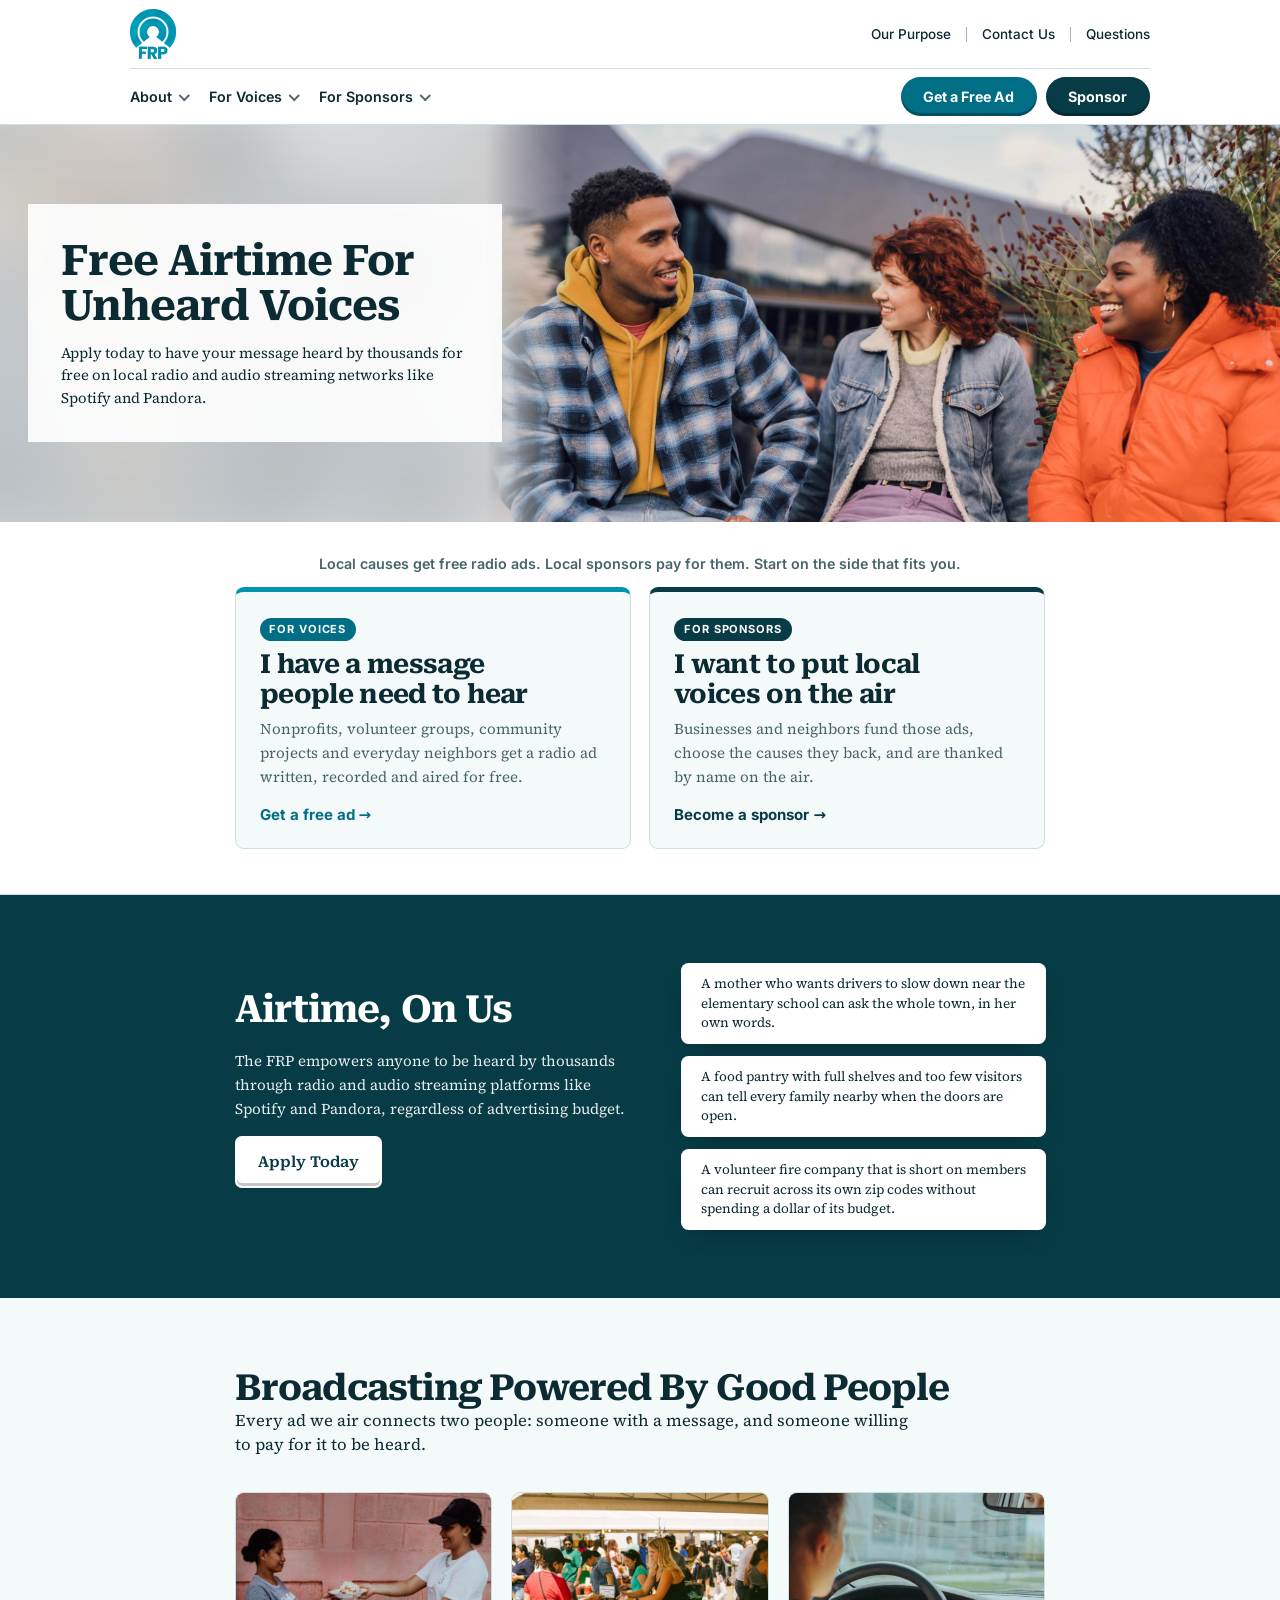
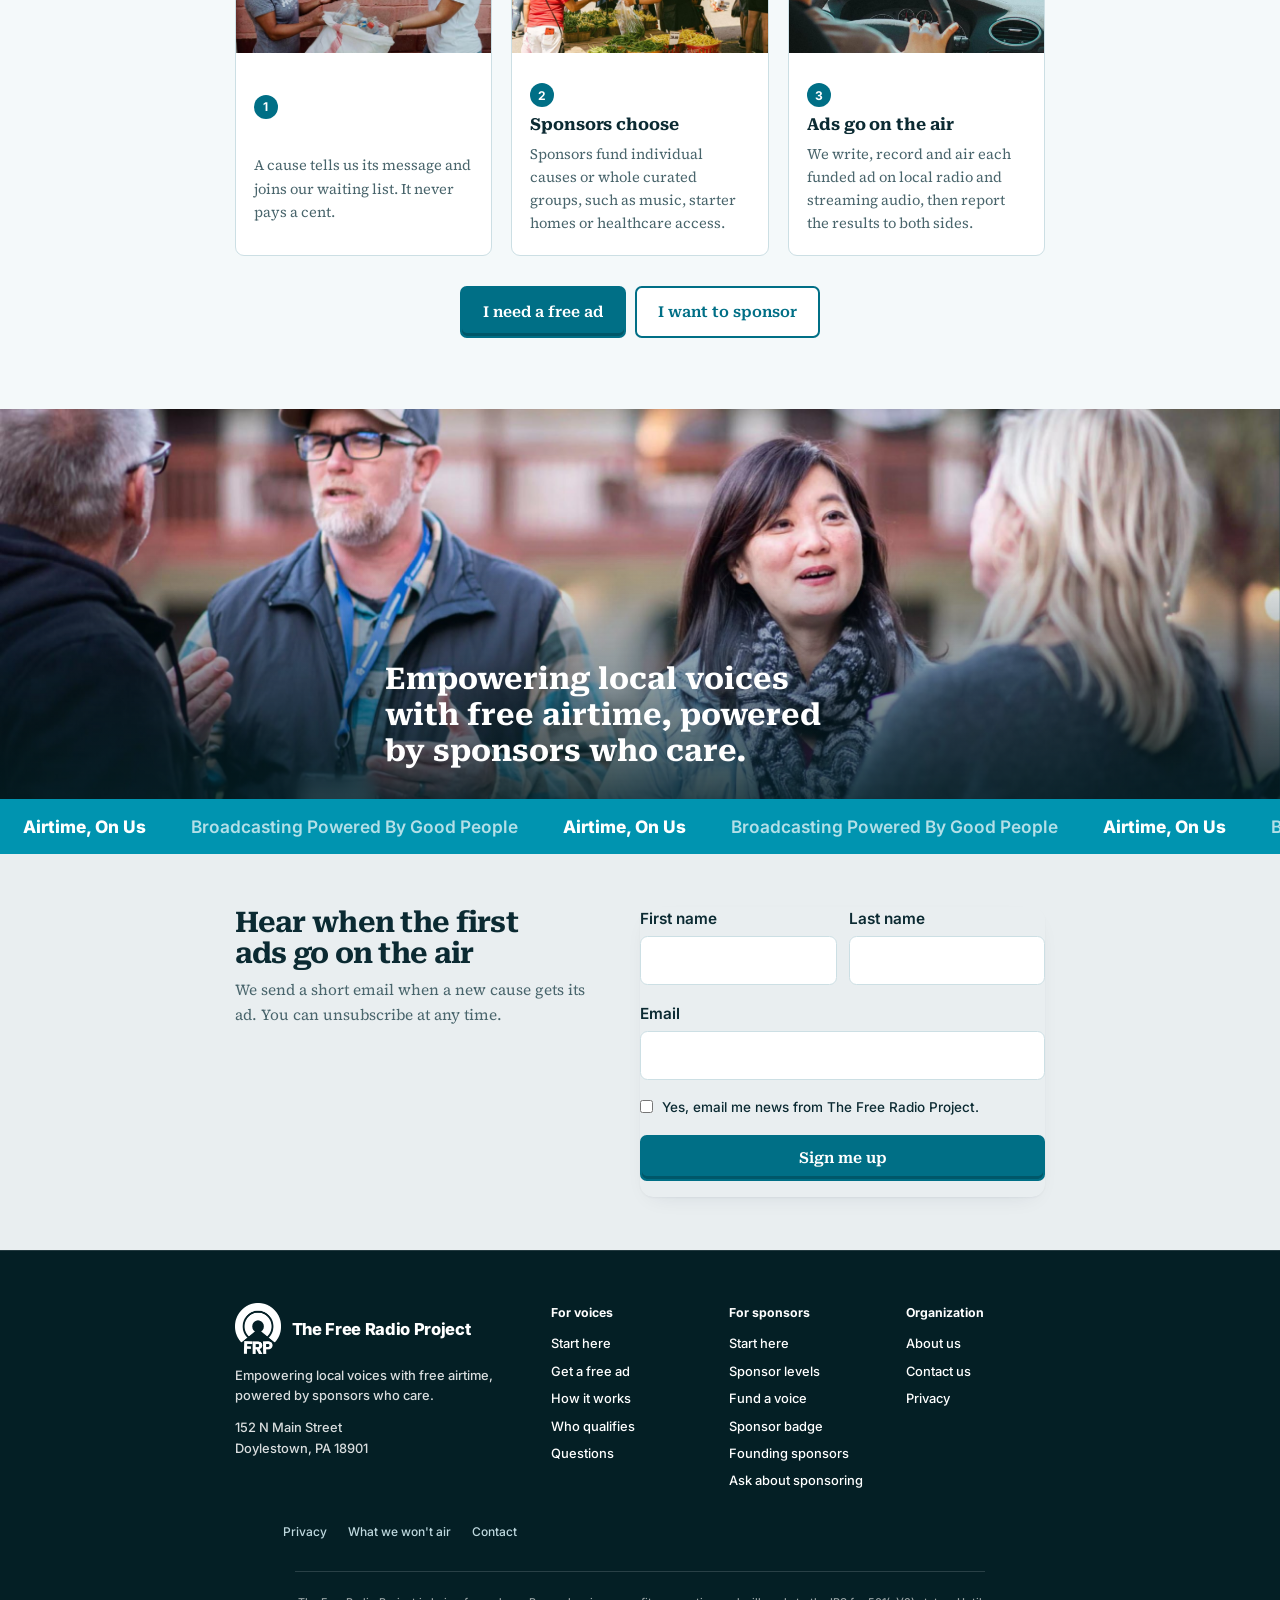
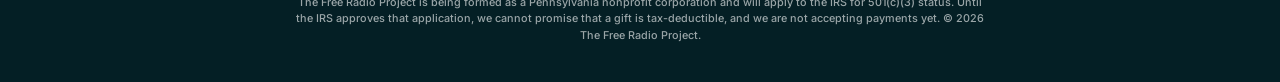
<file: index.html>
<!doctype html>
<html lang="en"><head><script>if(location.hostname.slice(-20)==="freeradioproject.com"){location.replace("https://freeradioproject.org"+location.pathname+location.search+location.hash)}</script><meta charset="utf-8"><meta name="viewport" content="width=device-width,initial-scale=1">
<title>The Free Radio Project | Airtime, On Us</title><meta name="description" content="We write your radio ad, record it and air it for free. Local sponsors pay for the airtime.">
<meta property="og:title" content="The Free Radio Project | Airtime, On Us"><meta property="og:description" content="We write your radio ad, record it and air it for free. Local sponsors pay for the airtime."><meta property="og:type" content="website"><meta property="og:url" content="https://freeradioproject.org/">
<link rel="icon" href="favicon.png" type="image/png"><meta name="theme-color" content="#0094B0"><link rel="canonical" href="https://freeradioproject.org/">
<link rel="stylesheet" href="styles.css"><link rel="stylesheet" href="hubs.css"></head><body>
<a class="skip" href="#main">Skip to content</a>
<div class="bar"><header class="wrap top"><div class="top-row"><a class="brand" href="index.html"><img src="logo.png" alt="The Free Radio Project" width="50" height="56"></a><div class="util"><a href="about.html">Our Purpose</a><a href="contact.html">Contact Us</a><a href="questions.html">Questions</a></div></div><div class="nav-row"><nav class="nav" aria-label="Main"><div class="menu"><button type="button" aria-expanded="false">About</button><div class="sub"><a href="about.html">Our purpose</a><a href="how-it-works.html">How it works</a><a href="about.html#founder">Founder</a><a href="questions.html">Questions</a><a href="contact.html">Contact</a></div></div><div class="menu"><button type="button" aria-expanded="false">For Voices</button><div class="sub"><a href="for-voices.html">Start here</a><a href="who-qualifies.html">Who qualifies</a><a href="apply.html">Apply for a free ad</a><a href="who-qualifies.html#wont-air">What we won't air</a><a href="questions.html#causes">Questions</a></div></div><div class="menu"><button type="button" aria-expanded="false">For Sponsors</button><div class="sub"><a href="for-sponsors.html">Start here</a><a href="voices.html">Fund a voice</a><a href="voices.html#portfolios">Curated portfolios</a><a href="sponsors.html">Sponsor levels</a><a href="founding-sponsors.html">Founding sponsors</a><a href="sponsor-badge.html">Sponsor badge</a></div></div></nav><div class="top-cta"><a class="btn small" href="for-voices.html">Get a Free Ad</a><a class="btn small alt" href="for-sponsors.html">Sponsor</a></div></div></header></div>
<main id="main">
<div class="hero-full"><img class="hero-blur" src="img/hero.jpg" alt="" aria-hidden="true" width="800" height="500"><picture><source media="(max-width:900px)" srcset="img/hero.jpg"><img class="hero-bg" src="img/hero-wide.jpg" alt="Three friends laughing together outdoors" width="2307" height="1538"></picture><div class="hero-in"><div class="hero-card">
<h1>Free Airtime For<br>Unheard&nbsp;Voices</h1>
<p class="lede">Apply today to have your message heard by thousands for free on local radio and audio streaming networks like Spotify and Pandora.</p>
</div></div></div>
<section class="fork" aria-label="Choose your side"><div class="wrap">
<p class="fork-kicker">Local causes get free radio ads. Local sponsors pay for them. Start on the side that fits you.</p>
<div class="fork-cards">
<a class="door" href="for-voices.html"><span class="door-tag">For Voices</span><h2>I have a message people need to hear</h2><p>Nonprofits, volunteer groups, community projects and everyday neighbors get a radio ad written, recorded and aired for free.</p><span class="door-go">Get a free ad</span></a>
<a class="door alt" href="for-sponsors.html"><span class="door-tag">For Sponsors</span><h2>I want to put local voices on the air</h2><p>Businesses and neighbors fund those ads, choose the causes they back, and are thanked by name on the air.</p><span class="door-go">Become a sponsor</span></a>
</div>
</div></section>

<section class="stories" data-stories hidden><div class="wrap"><h2>On the air now</h2><div class="story-cards"></div></div></section>

<section class="band"><div class="wrap">
<div><h2>Airtime, On&nbsp;Us</h2><p class="measure">The FRP empowers anyone to be heard by thousands through radio and audio streaming platforms like Spotify and Pandora, regardless of advertising budget.</p><p><a class="btn" href="for-voices.html">Apply Today</a></p></div>
<ul class="plain"><li>A mother who wants drivers to slow down near the elementary school can ask the whole town, in her own words.</li><li>A food pantry with full shelves and too few visitors can tell every family nearby when the doors are open.</li><li>A volunteer fire company that is short on members can recruit across its own zip codes without spending a dollar of its budget.</li></ul>
</div></section>

<section id="how"><div class="wrap">
<h2>Broadcasting Powered By Good People</h2>
<p class="how-lede">Every ad we air connects two people: someone with a message, and someone willing to pay for it to be heard.</p>
<div class="flow">
<div class="flow-step"><img loading="lazy" src="img/give.jpg" alt="A volunteer smiling as she hands a plate of food to a neighbor" width="640" height="460"><div><span class="flow-n">1</span><h3>Voices apply</h3><p>A cause tells us its message and joins our waiting list. It never pays a cent.</p></div></div>
<div class="flow-step"><img loading="lazy" src="img/market.jpg" alt="Neighbors shopping at a local farmers market" width="640" height="460"><div><span class="flow-n">2</span><h3>Sponsors choose</h3><p>Sponsors fund individual causes or whole curated groups, such as music, starter homes or healthcare access.</p></div></div>
<div class="flow-step"><img loading="lazy" src="img/drive.jpg" alt="A driver on the road with the radio on" width="640" height="460"><div><span class="flow-n">3</span><h3>Ads go on the air</h3><p>We write, record and air each funded ad on local radio and streaming audio, then report the results to both sides.</p></div></div>
</div>
<div class="fork-btns"><a class="btn" href="for-voices.html">I need a free ad</a><a class="btn ghost" href="for-sponsors.html">I want to sponsor</a></div>
</div></section>
<div class="bleed-wrap quote"><img src="img/talk.jpg" alt="Neighbors talking at a community event" width="2654" height="1473"><div class="bleed-text"><div class="wrap"><p>Empowering local voices with free airtime, powered by sponsors who care.</p></div></div></div>
</main>


<div class="ticker" aria-hidden="true"><div><span>Airtime, On Us</span><span>Broadcasting Powered By Good People</span><span>Airtime, On Us</span><span>Broadcasting Powered By Good People</span><span>Airtime, On Us</span><span>Broadcasting Powered By Good People</span><span>Airtime, On Us</span><span>Broadcasting Powered By Good People</span><span>Airtime, On Us</span><span>Broadcasting Powered By Good People</span><span>Airtime, On Us</span><span>Broadcasting Powered By Good People</span></div></div>
<section class="signup"><div class="wrap"><div><h2>Hear when the first ads go on the air</h2><p>We send a short email when a new cause gets its ad. You can unsubscribe at any time.</p></div>
<form data-form="newsletter" data-done="Thank you. You are on the list.">
<div class="two"><label>First name<input name="first_name" autocomplete="given-name" required></label><label>Last name<input name="last_name" autocomplete="family-name" required></label></div>
<label>Email<input type="email" name="email" autocomplete="email" required></label>
<label class="check"><input type="checkbox" name="consent" value="yes" required><span>Yes, email me news from The Free Radio Project.</span></label>
<div class="hp" aria-hidden="true"><label>Leave this empty<input name="website" tabindex="-1" autocomplete="off"></label></div>
<button class="btn" type="submit">Sign me up</button><p class="status" role="status"></p>
</form></div></section>
<footer><div class="wrap"><div class="cols">
<div><a class="brand" href="index.html"><img src="logo-white.png" alt="" width="58" height="64">The Free Radio Project</a><p>Empowering local voices with free airtime, powered by sponsors who care.</p><p>152 N Main Street<br>Doylestown, PA 18901</p></div>
<div><h4>For voices</h4><ul><li><a href="for-voices.html">Start here</a></li><li><a href="apply.html">Get a free ad</a></li><li><a href="how-it-works.html">How it works</a></li><li><a href="who-qualifies.html">Who qualifies</a></li><li><a href="questions.html">Questions</a></li></ul></div>
<div><h4>For sponsors</h4><ul><li><a href="for-sponsors.html">Start here</a></li><li><a href="sponsors.html">Sponsor levels</a></li><li><a href="voices.html">Fund a voice</a></li><li><a href="sponsor-badge.html">Sponsor badge</a></li><li><a href="founding-sponsors.html">Founding sponsors</a></li><li><a href="sponsors.html#ask">Ask about sponsoring</a></li></ul></div>
<div><h4>Organization</h4><ul><li><a href="about.html">About us</a></li><li><a href="contact.html">Contact us</a></li><li><a href="privacy.html">Privacy</a></li></ul></div>
</div><p class="legal"><a href="privacy.html">Privacy</a><a href="who-qualifies.html#wont-air">What we won't air</a><a href="contact.html">Contact</a></p><small>The Free Radio Project is being formed as a Pennsylvania nonprofit corporation and will apply to the IRS for 501(c)(3) status. Until the IRS approves that application, we cannot promise that a gift is tax-deductible, and we are not accepting payments yet. &copy; 2026 The Free Radio Project.</small></div></footer>
<script>window.HMFF_FORM_ENDPOINT="https://hook.us2.make.com/hjlm2qmpsatp27aw465t7ad369q92t67";window.FRP_VOICES={waiting:[],onair:[]};</script><script src="site.js"></script></body></html>
</file>
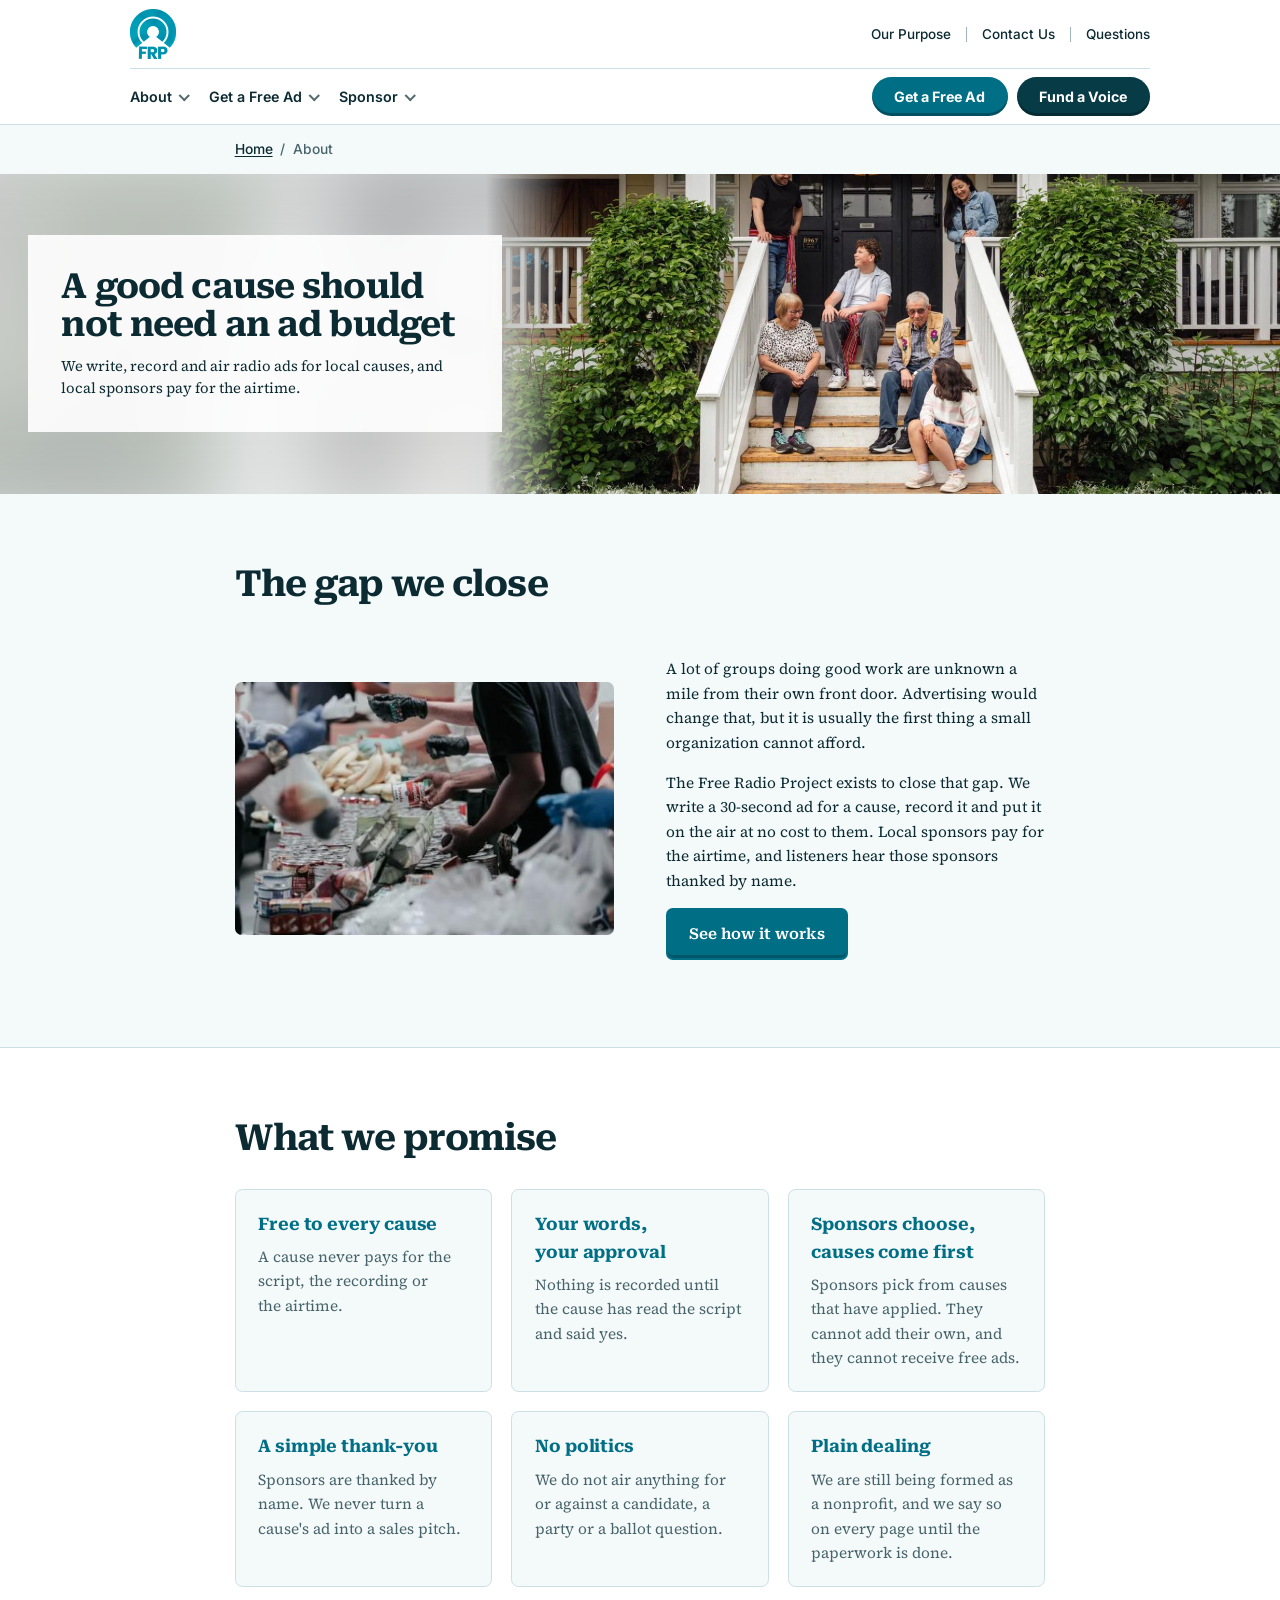
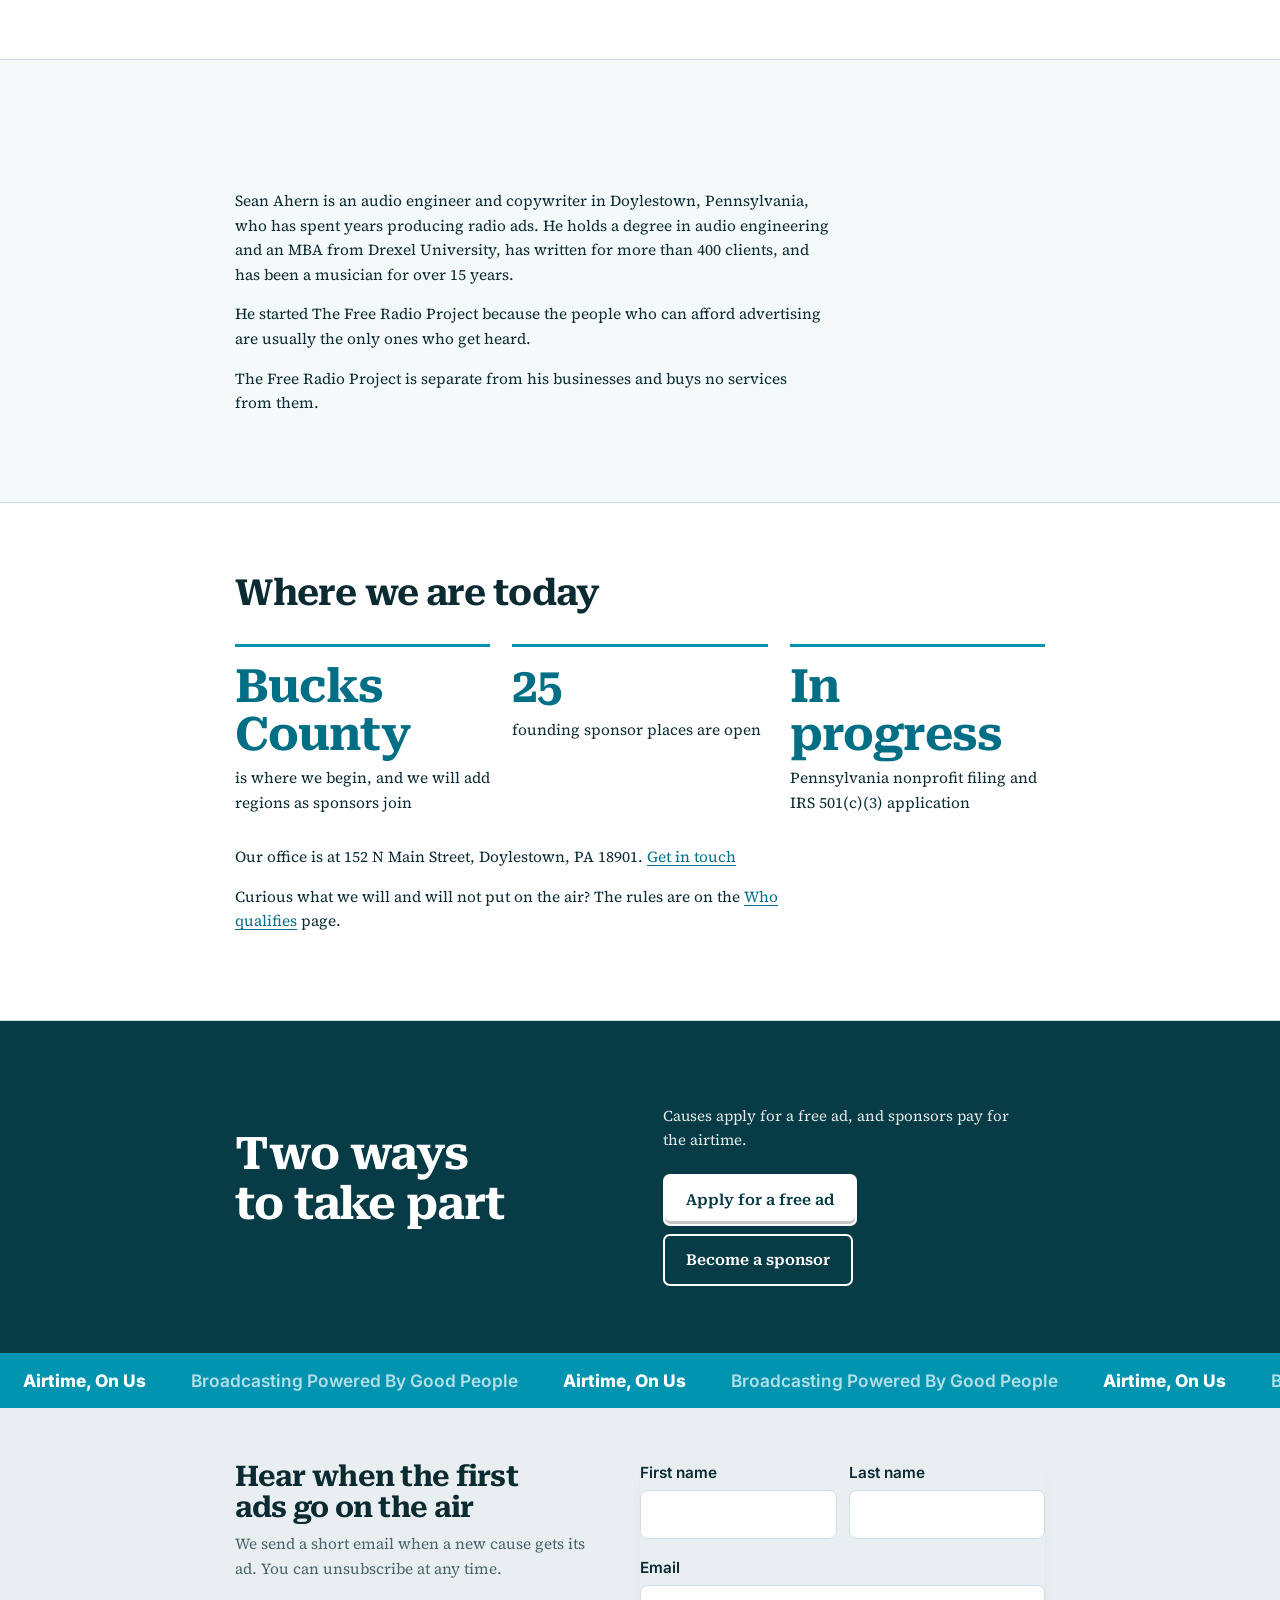
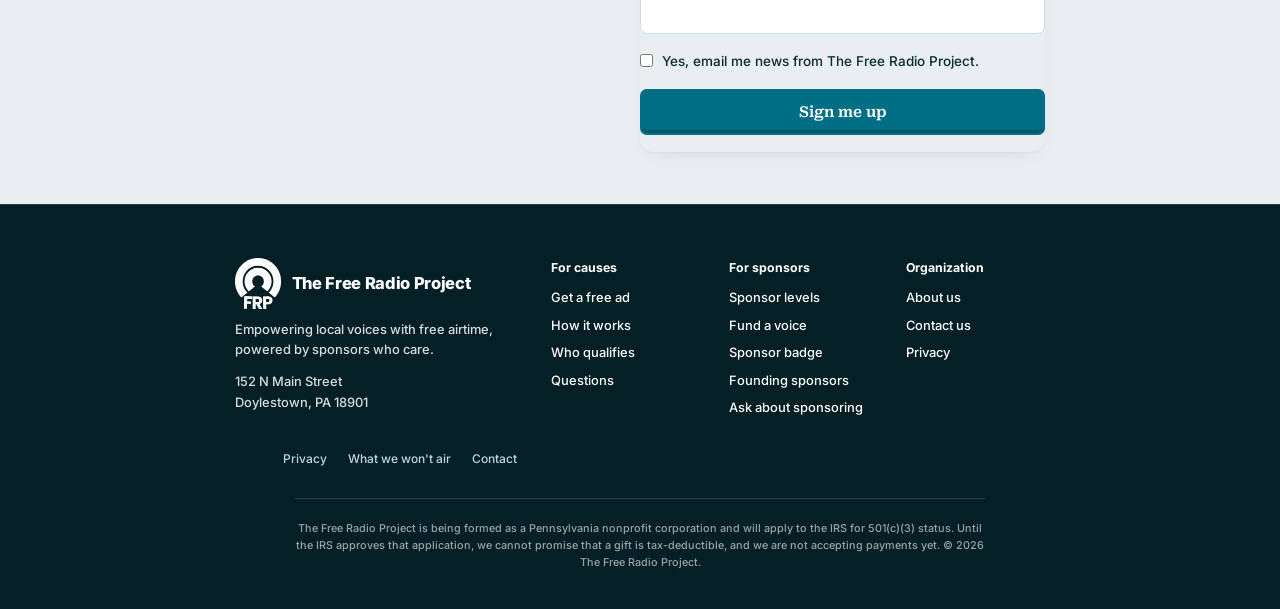
<file: about.html>
<!doctype html>
<html lang="en"><head><script>if(location.hostname.slice(-20)==="freeradioproject.com"){location.replace("https://freeradioproject.org"+location.pathname+location.search+location.hash)}</script><meta charset="utf-8"><meta name="viewport" content="width=device-width,initial-scale=1">
<title>About | The Free Radio Project</title><meta name="description" content="Who is behind The Free Radio Project and why we give radio airtime away.">
<meta property="og:title" content="About | The Free Radio Project"><meta property="og:description" content="Who is behind The Free Radio Project and why we give radio airtime away."><meta property="og:type" content="website"><meta property="og:url" content="https://freeradioproject.org/about.html">
<link rel="icon" href="favicon.png" type="image/png"><meta name="theme-color" content="#0094B0"><link rel="canonical" href="https://freeradioproject.org/about.html">
<link rel="stylesheet" href="styles.css"></head><body>
<a class="skip" href="#main">Skip to content</a>
<div class="bar"><header class="wrap top"><div class="top-row"><a class="brand" href="index.html"><img src="logo.png" alt="The Free Radio Project" width="50" height="56"></a><div class="util"><a href="about.html">Our Purpose</a><a href="contact.html">Contact Us</a><a href="questions.html">Questions</a></div></div><div class="nav-row"><nav class="nav" aria-label="Main"><div class="menu"><button type="button" aria-expanded="false">About</button><div class="sub"><a href="about.html">Our purpose</a><a href="how-it-works.html">How it works</a><a href="about.html#founder">Founder</a><a href="questions.html">Questions</a><a href="contact.html">Contact</a></div></div><div class="menu"><button type="button" aria-expanded="false">Get a Free Ad</button><div class="sub"><a href="who-qualifies.html">Who qualifies</a><a href="apply.html">Apply</a><a href="who-qualifies.html#wont-air">What we won't air</a><a href="questions.html#causes">Questions</a></div></div><div class="menu"><button type="button" aria-expanded="false">Sponsor</button><div class="sub"><a href="sponsors.html">Sponsor levels</a><a href="voices.html">Fund a voice</a><a href="founding-sponsors.html">Founding sponsors</a><a href="sponsor-badge.html">Sponsor badge</a></div></div></nav><div class="top-cta"><a class="btn small" href="apply.html">Get a Free Ad</a><a class="btn small alt" href="voices.html">Fund a Voice</a></div></div></header></div>
<main id="main"><div class="wrap crumb"><a href="index.html">Home</a><span aria-hidden="true">/</span>About</div><div class="hero-full inner"><img class="hero-blur" src="img/porch.jpg" alt="" aria-hidden="true"><picture><img class="hero-bg" src="img/porch.jpg" alt="Three generations of a family talking on their front porch steps" style="object-position:50% 45%"></picture><div class="hero-in"><div class="hero-card"><h1>A good cause should not need an ad budget</h1><p class="lede">We write, record and air radio ads for local causes, and local sponsors pay for the airtime.</p></div></div></div>
<section><div class="wrap">
<h2>The gap we close</h2>
<div class="split"><img loading="lazy" src="img/food.jpg" alt="Volunteers sorting donated food"><div><p>A lot of groups doing good work are unknown a mile from their own front door. Advertising would change that, but it is usually the first thing a small organization cannot afford.</p><p>The Free Radio Project exists to close that gap. We write a 30-second ad for a cause, record it and put it on the air at no cost to them. Local sponsors pay for the airtime, and listeners hear those sponsors thanked by name.</p><p><a class="btn" href="how-it-works.html">See how it works</a></p></div></div>
</div></section>
<section class="tint"><div class="wrap">
<h2>What we promise</h2>
<div class="cards3">
<div class="card"><h3>Free to every cause</h3><p>A cause never pays for the script, the recording or the airtime.</p></div>
<div class="card"><h3>Your words, your approval</h3><p>Nothing is recorded until the cause has read the script and said yes.</p></div>
<div class="card"><h3>Sponsors choose, causes come first</h3><p>Sponsors pick from causes that have applied. They cannot add their own, and they cannot receive free ads.</p></div>
<div class="card"><h3>A simple thank-you</h3><p>Sponsors are thanked by name. We never turn a cause's ad into a sales pitch.</p></div>
<div class="card"><h3>No politics</h3><p>We do not air anything for or against a candidate, a party or a ballot question.</p></div>
<div class="card"><h3>Plain dealing</h3><p>We are still being formed as a nonprofit, and we say so on every page until the paperwork is done.</p></div>
</div>
</div></section>
<section><div class="wrap">
<h2 id="founder">Our founder</h2>
<div class="measure">
<p>Sean Ahern is an audio engineer and copywriter in Doylestown, Pennsylvania, who has spent years producing radio ads. He holds a degree in audio engineering and an MBA from Drexel University, has written for more than 400 clients, and has been a musician for over 15 years.</p>
<p>He started The Free Radio Project because the people who can afford advertising are usually the only ones who get heard.</p>
<p>The Free Radio Project is separate from his businesses and buys no services from them.</p>
</div>
</div></section>
<section class="tint"><div class="wrap">
<h2>Where we are today</h2>
<div class="stats"><div class="stat"><b>Bucks County</b><span>is where we begin, and we will add regions as sponsors join</span></div><div class="stat"><b>25</b><span>founding sponsor places are open</span></div><div class="stat"><b>In progress</b><span>Pennsylvania nonprofit filing and IRS 501(c)(3) application</span></div></div>
<p class="measure" style="margin-top:2rem">Our office is at 152 N Main Street, Doylestown, PA 18901. <a href="contact.html">Get in touch</a></p>
<p class="measure" id="wont-air">Curious what we will and will not put on the air? The rules are on the <a href="who-qualifies.html#wont-air">Who qualifies</a> page.</p>
</div></section>
<section class="band cta"><div class="wrap"><div><h2>Two ways to take part</h2></div><div><p>Causes apply for a free ad, and sponsors pay for the airtime.</p><a class="btn" href="apply.html">Apply for a free ad</a> <a class="btn ghost" href="sponsors.html">Become a sponsor</a></div></div></section></main>
<div class="ticker" aria-hidden="true"><div><span>Airtime, On Us</span><span>Broadcasting Powered By Good People</span><span>Airtime, On Us</span><span>Broadcasting Powered By Good People</span><span>Airtime, On Us</span><span>Broadcasting Powered By Good People</span><span>Airtime, On Us</span><span>Broadcasting Powered By Good People</span><span>Airtime, On Us</span><span>Broadcasting Powered By Good People</span><span>Airtime, On Us</span><span>Broadcasting Powered By Good People</span></div></div>
<section class="signup"><div class="wrap"><div><h2>Hear when the first ads go on the air</h2><p>We send a short email when a new cause gets its ad. You can unsubscribe at any time.</p></div>
<form data-form="newsletter" data-done="Thank you. You are on the list.">
<div class="two"><label>First name<input name="first_name" autocomplete="given-name" required></label><label>Last name<input name="last_name" autocomplete="family-name" required></label></div>
<label>Email<input type="email" name="email" autocomplete="email" required></label>
<label class="check"><input type="checkbox" name="consent" value="yes" required><span>Yes, email me news from The Free Radio Project.</span></label>
<div class="hp" aria-hidden="true"><label>Leave this empty<input name="website" tabindex="-1" autocomplete="off"></label></div>
<button class="btn" type="submit">Sign me up</button><p class="status" role="status"></p>
</form></div></section>
<footer><div class="wrap"><div class="cols">
<div><a class="brand" href="index.html"><img src="logo-white.png" alt="" width="58" height="64">The Free Radio Project</a><p>Empowering local voices with free airtime, powered by sponsors who care.</p><p>152 N Main Street<br>Doylestown, PA 18901</p></div>
<div><h4>For causes</h4><ul><li><a href="apply.html">Get a free ad</a></li><li><a href="how-it-works.html">How it works</a></li><li><a href="who-qualifies.html">Who qualifies</a></li><li><a href="questions.html">Questions</a></li></ul></div>
<div><h4>For sponsors</h4><ul><li><a href="sponsors.html">Sponsor levels</a></li><li><a href="voices.html">Fund a voice</a></li><li><a href="sponsor-badge.html">Sponsor badge</a></li><li><a href="founding-sponsors.html">Founding sponsors</a></li><li><a href="sponsors.html#ask">Ask about sponsoring</a></li></ul></div>
<div><h4>Organization</h4><ul><li><a href="about.html">About us</a></li><li><a href="contact.html">Contact us</a></li><li><a href="privacy.html">Privacy</a></li></ul></div>
</div><p class="legal"><a href="privacy.html">Privacy</a><a href="who-qualifies.html#wont-air">What we won't air</a><a href="contact.html">Contact</a></p><small>The Free Radio Project is being formed as a Pennsylvania nonprofit corporation and will apply to the IRS for 501(c)(3) status. Until the IRS approves that application, we cannot promise that a gift is tax-deductible, and we are not accepting payments yet. &copy; 2026 The Free Radio Project.</small></div></footer>
<script>window.HMFF_FORM_ENDPOINT="https://hook.us2.make.com/hjlm2qmpsatp27aw465t7ad369q92t67";window.FRP_VOICES={waiting:[],onair:[]};</script><script src="site.js"></script></body></html>
</file>
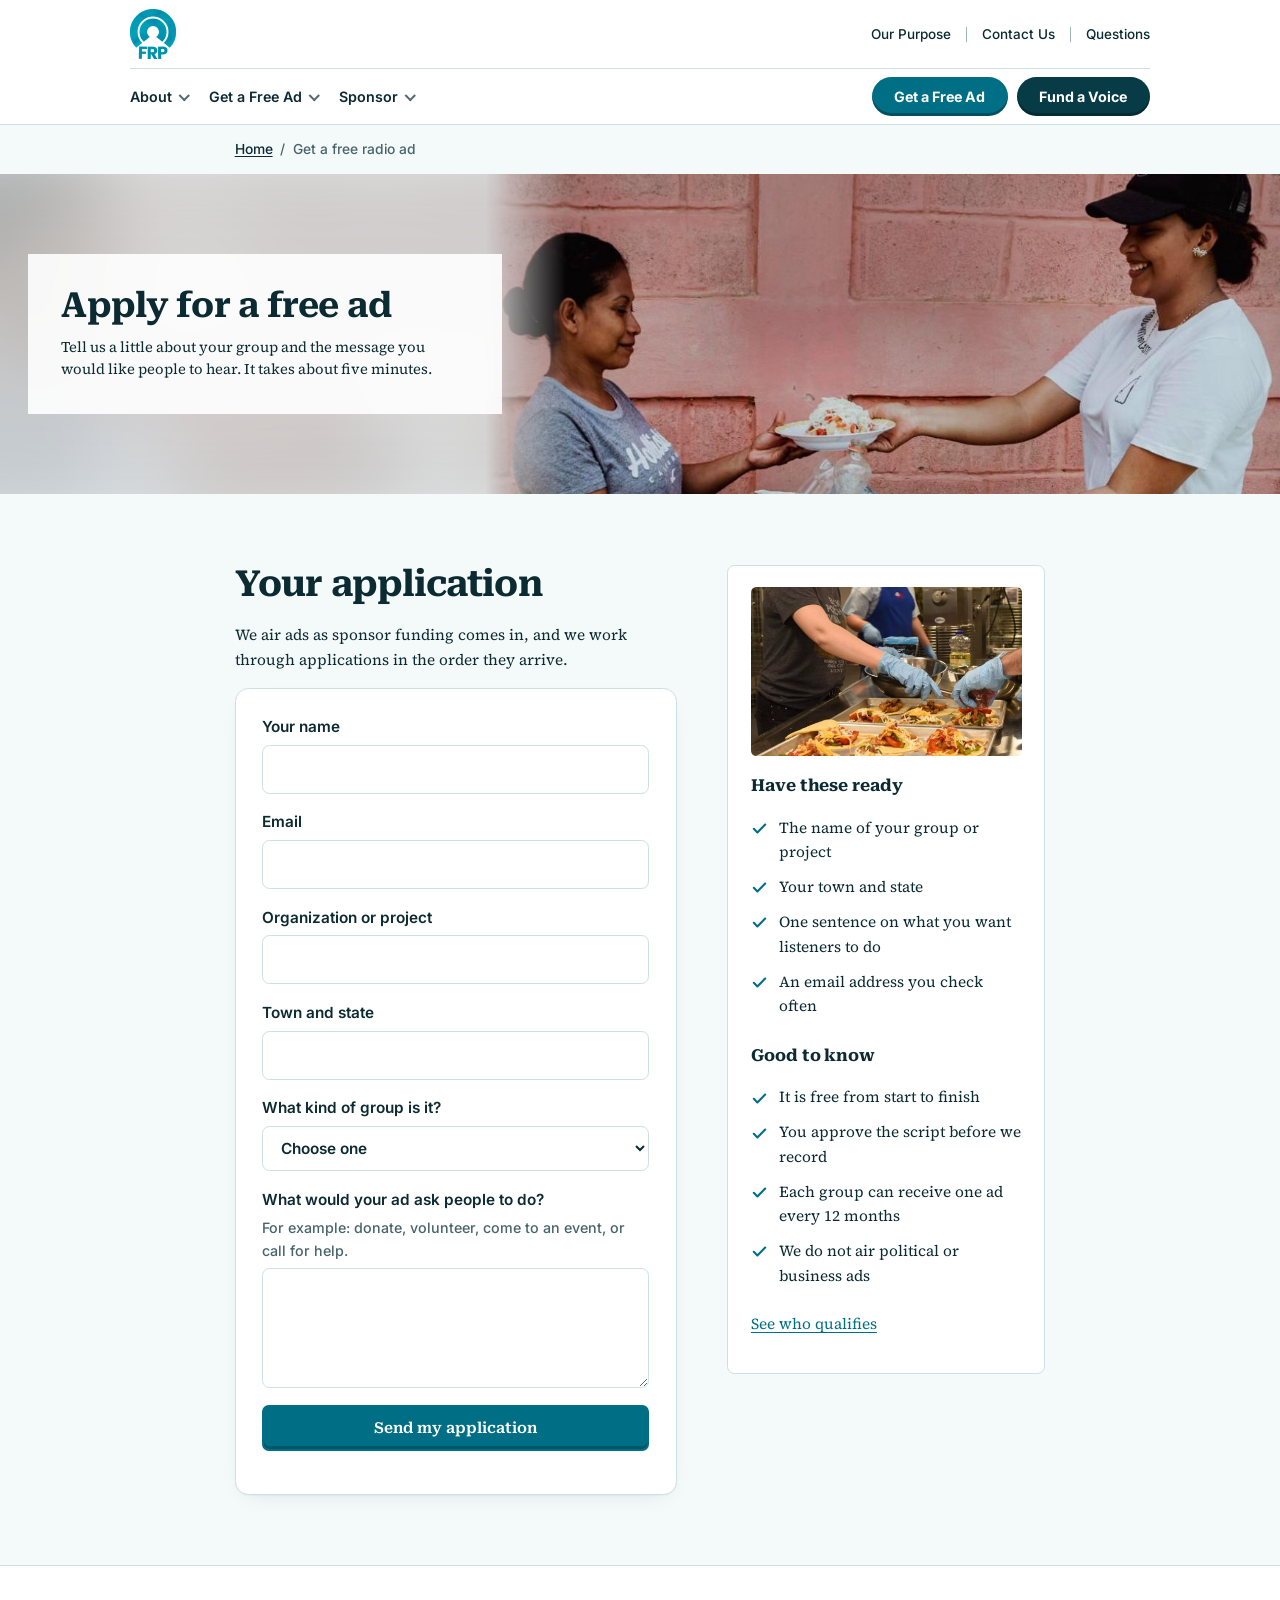
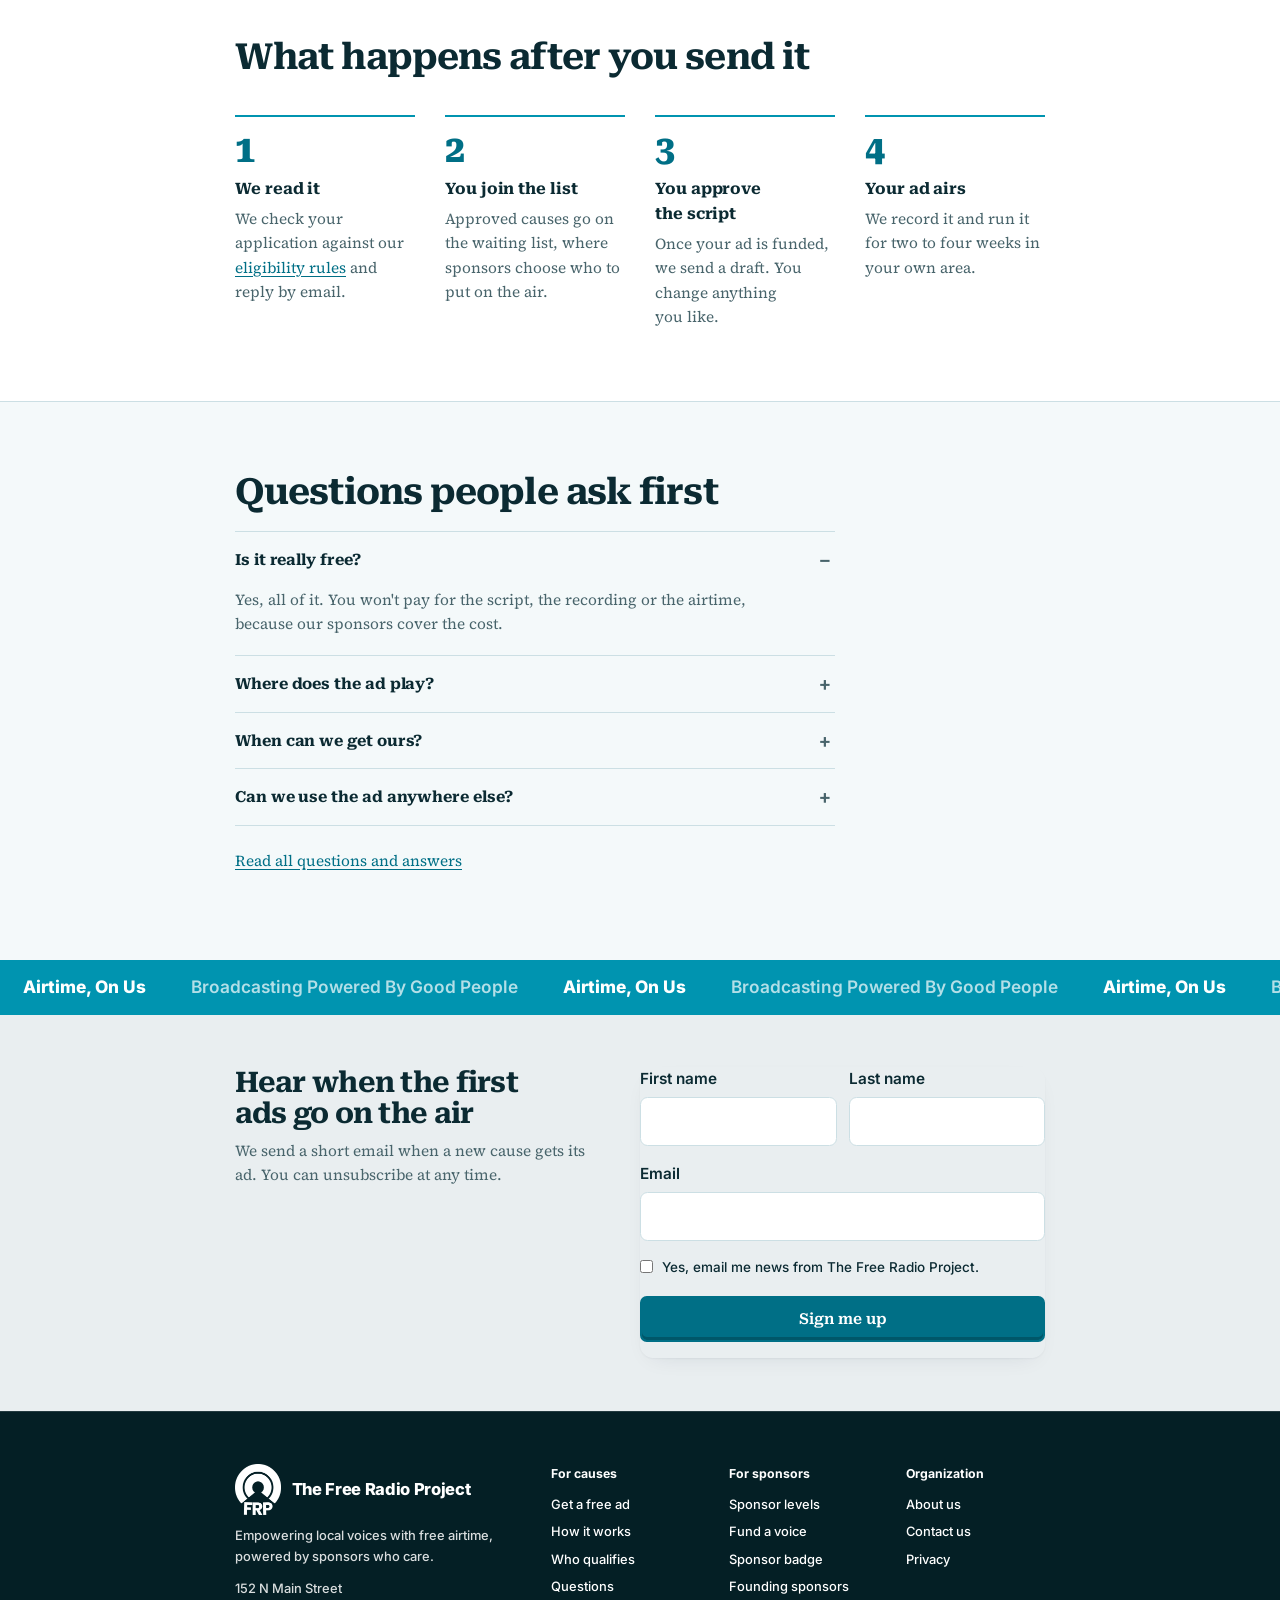
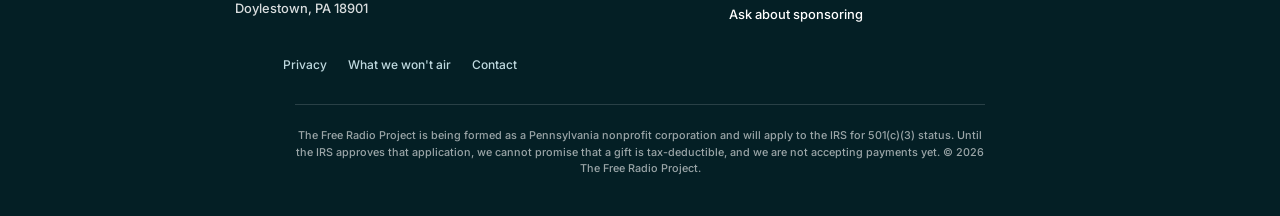
<file: apply.html>
<!doctype html>
<html lang="en"><head><script>if(location.hostname.slice(-20)==="freeradioproject.com"){location.replace("https://freeradioproject.org"+location.pathname+location.search+location.hash)}</script><meta charset="utf-8"><meta name="viewport" content="width=device-width,initial-scale=1">
<title>Get a free radio ad | The Free Radio Project</title><meta name="description" content="We write, record and air a radio ad for your nonprofit, volunteer group or community project for free. Join the list.">
<meta property="og:title" content="Get a free radio ad | The Free Radio Project"><meta property="og:description" content="We write, record and air a radio ad for your nonprofit, volunteer group or community project for free. Join the list."><meta property="og:type" content="website"><meta property="og:url" content="https://freeradioproject.org/apply.html">
<link rel="icon" href="favicon.png" type="image/png"><meta name="theme-color" content="#0094B0"><link rel="canonical" href="https://freeradioproject.org/apply.html">
<link rel="stylesheet" href="styles.css"></head><body>
<a class="skip" href="#main">Skip to content</a>
<div class="bar"><header class="wrap top"><div class="top-row"><a class="brand" href="index.html"><img src="logo.png" alt="The Free Radio Project" width="50" height="56"></a><div class="util"><a href="about.html">Our Purpose</a><a href="contact.html">Contact Us</a><a href="questions.html">Questions</a></div></div><div class="nav-row"><nav class="nav" aria-label="Main"><div class="menu"><button type="button" aria-expanded="false">About</button><div class="sub"><a href="about.html">Our purpose</a><a href="how-it-works.html">How it works</a><a href="about.html#founder">Founder</a><a href="questions.html">Questions</a><a href="contact.html">Contact</a></div></div><div class="menu"><button type="button" aria-expanded="false">Get a Free Ad</button><div class="sub"><a href="who-qualifies.html">Who qualifies</a><a href="apply.html">Apply</a><a href="who-qualifies.html#wont-air">What we won't air</a><a href="questions.html#causes">Questions</a></div></div><div class="menu"><button type="button" aria-expanded="false">Sponsor</button><div class="sub"><a href="sponsors.html">Sponsor levels</a><a href="voices.html">Fund a voice</a><a href="founding-sponsors.html">Founding sponsors</a><a href="sponsor-badge.html">Sponsor badge</a></div></div></nav><div class="top-cta"><a class="btn small" href="apply.html">Get a Free Ad</a><a class="btn small alt" href="voices.html">Fund a Voice</a></div></div></header></div>
<main id="main"><div class="wrap crumb"><a href="index.html">Home</a><span aria-hidden="true">/</span>Get a free radio ad</div><div class="hero-full inner"><img class="hero-blur" src="img/give.jpg" alt="" aria-hidden="true"><picture><img class="hero-bg" src="img/give.jpg" alt="A volunteer smiling as she hands a plate of food to a neighbor" style="object-position:60% 30%"></picture><div class="hero-in"><div class="hero-card"><h1>Apply for a free ad</h1><p class="lede">Tell us a little about your group and the message you would like people to hear. It takes about five minutes.</p></div></div></div>
<section><div class="wrap apply-grid">
<div>
<h2>Your application</h2>
<p>We air ads as sponsor funding comes in, and we work through applications in the order they arrive.</p>
<form data-form="ad-list" data-done="Thank you. We have your application and will be in touch by email.">
<label>Your name<input name="name" autocomplete="name" required></label>
<label>Email<input type="email" name="email" autocomplete="email" required></label>
<label>Organization or project<input name="organization" required></label>
<label>Town and state<input name="town" required></label>
<label>What kind of group is it?<select name="type" required><option value="">Choose one</option><option>Registered nonprofit</option><option>Volunteer or community group</option><option>Community project or fundraiser</option><option>Something else</option></select></label>
<label>What would your ad ask people to do?<span>For example: donate, volunteer, come to an event, or call for help.</span><textarea name="message" required></textarea></label>
<div class="hp" aria-hidden="true"><label>Website<input name="website" tabindex="-1" autocomplete="off"></label></div>
<button class="btn" type="submit">Send my application</button><p class="status" role="status"></p>
</form>
</div>
<aside class="side">
<img loading="lazy" src="img/kitchen-tile.jpg" alt="Volunteers preparing trays of food in a community kitchen">
<h3>Have these ready</h3>
<ul class="checks"><li>The name of your group or project</li><li>Your town and state</li><li>One sentence on what you want listeners to do</li><li>An email address you check often</li></ul>
<h3>Good to know</h3>
<ul class="checks"><li>It is free from start to finish</li><li>You approve the script before we record</li><li>Each group can receive one ad every 12 months</li><li>We do not air political or business ads</li></ul>
<p><a href="who-qualifies.html">See who qualifies</a></p>
</aside>
</div></section>
<section class="tint"><div class="wrap">
<h2>What happens after you send it</h2>
<ol class="steps"><li><h3>We read it</h3><p>We check your application against our <a href="who-qualifies.html">eligibility rules</a> and reply by email.</p></li><li><h3>You join the list</h3><p>Approved causes go on the waiting list, where sponsors choose who to put on the air.</p></li><li><h3>You approve the script</h3><p>Once your ad is funded, we send a draft. You change anything you like.</p></li><li><h3>Your ad airs</h3><p>We record it and run it for two to four weeks in your own area.</p></li></ol>
</div></section>
<section><div class="wrap">
<h2 id="faq">Questions people ask first</h2>
<div class="faq measure"><details open><summary>Is it really free?</summary><p>Yes, all of it. You won't pay for the script, the recording or the airtime, because our sponsors cover the cost.</p></details><details><summary>Where does the ad play?</summary><p>It plays on local radio and on streaming audio services such as Spotify and Pandora, aimed at listeners in your own area. Each ad runs for two to four weeks.</p></details><details><summary>When can we get ours?</summary><p>We air ads as sponsor funding comes in, and we work through applications in the order they arrive. Applying now holds your place in line.</p></details><details><summary>Can we use the ad anywhere else?</summary><p>Yes. The finished ad is yours to keep, and you're welcome to post it on your website and social pages.</p></details></div>
<p class="measure" style="margin-top:1.5rem"><a href="questions.html">Read all questions and answers</a></p>
</div></section></main>
<div class="ticker" aria-hidden="true"><div><span>Airtime, On Us</span><span>Broadcasting Powered By Good People</span><span>Airtime, On Us</span><span>Broadcasting Powered By Good People</span><span>Airtime, On Us</span><span>Broadcasting Powered By Good People</span><span>Airtime, On Us</span><span>Broadcasting Powered By Good People</span><span>Airtime, On Us</span><span>Broadcasting Powered By Good People</span><span>Airtime, On Us</span><span>Broadcasting Powered By Good People</span></div></div>
<section class="signup"><div class="wrap"><div><h2>Hear when the first ads go on the air</h2><p>We send a short email when a new cause gets its ad. You can unsubscribe at any time.</p></div>
<form data-form="newsletter" data-done="Thank you. You are on the list.">
<div class="two"><label>First name<input name="first_name" autocomplete="given-name" required></label><label>Last name<input name="last_name" autocomplete="family-name" required></label></div>
<label>Email<input type="email" name="email" autocomplete="email" required></label>
<label class="check"><input type="checkbox" name="consent" value="yes" required><span>Yes, email me news from The Free Radio Project.</span></label>
<div class="hp" aria-hidden="true"><label>Leave this empty<input name="website" tabindex="-1" autocomplete="off"></label></div>
<button class="btn" type="submit">Sign me up</button><p class="status" role="status"></p>
</form></div></section>
<footer><div class="wrap"><div class="cols">
<div><a class="brand" href="index.html"><img src="logo-white.png" alt="" width="58" height="64">The Free Radio Project</a><p>Empowering local voices with free airtime, powered by sponsors who care.</p><p>152 N Main Street<br>Doylestown, PA 18901</p></div>
<div><h4>For causes</h4><ul><li><a href="apply.html">Get a free ad</a></li><li><a href="how-it-works.html">How it works</a></li><li><a href="who-qualifies.html">Who qualifies</a></li><li><a href="questions.html">Questions</a></li></ul></div>
<div><h4>For sponsors</h4><ul><li><a href="sponsors.html">Sponsor levels</a></li><li><a href="voices.html">Fund a voice</a></li><li><a href="sponsor-badge.html">Sponsor badge</a></li><li><a href="founding-sponsors.html">Founding sponsors</a></li><li><a href="sponsors.html#ask">Ask about sponsoring</a></li></ul></div>
<div><h4>Organization</h4><ul><li><a href="about.html">About us</a></li><li><a href="contact.html">Contact us</a></li><li><a href="privacy.html">Privacy</a></li></ul></div>
</div><p class="legal"><a href="privacy.html">Privacy</a><a href="who-qualifies.html#wont-air">What we won't air</a><a href="contact.html">Contact</a></p><small>The Free Radio Project is being formed as a Pennsylvania nonprofit corporation and will apply to the IRS for 501(c)(3) status. Until the IRS approves that application, we cannot promise that a gift is tax-deductible, and we are not accepting payments yet. &copy; 2026 The Free Radio Project.</small></div></footer>
<script>window.HMFF_FORM_ENDPOINT="https://hook.us2.make.com/hjlm2qmpsatp27aw465t7ad369q92t67";window.FRP_VOICES={waiting:[],onair:[]};</script><script src="site.js"></script></body></html>
</file>
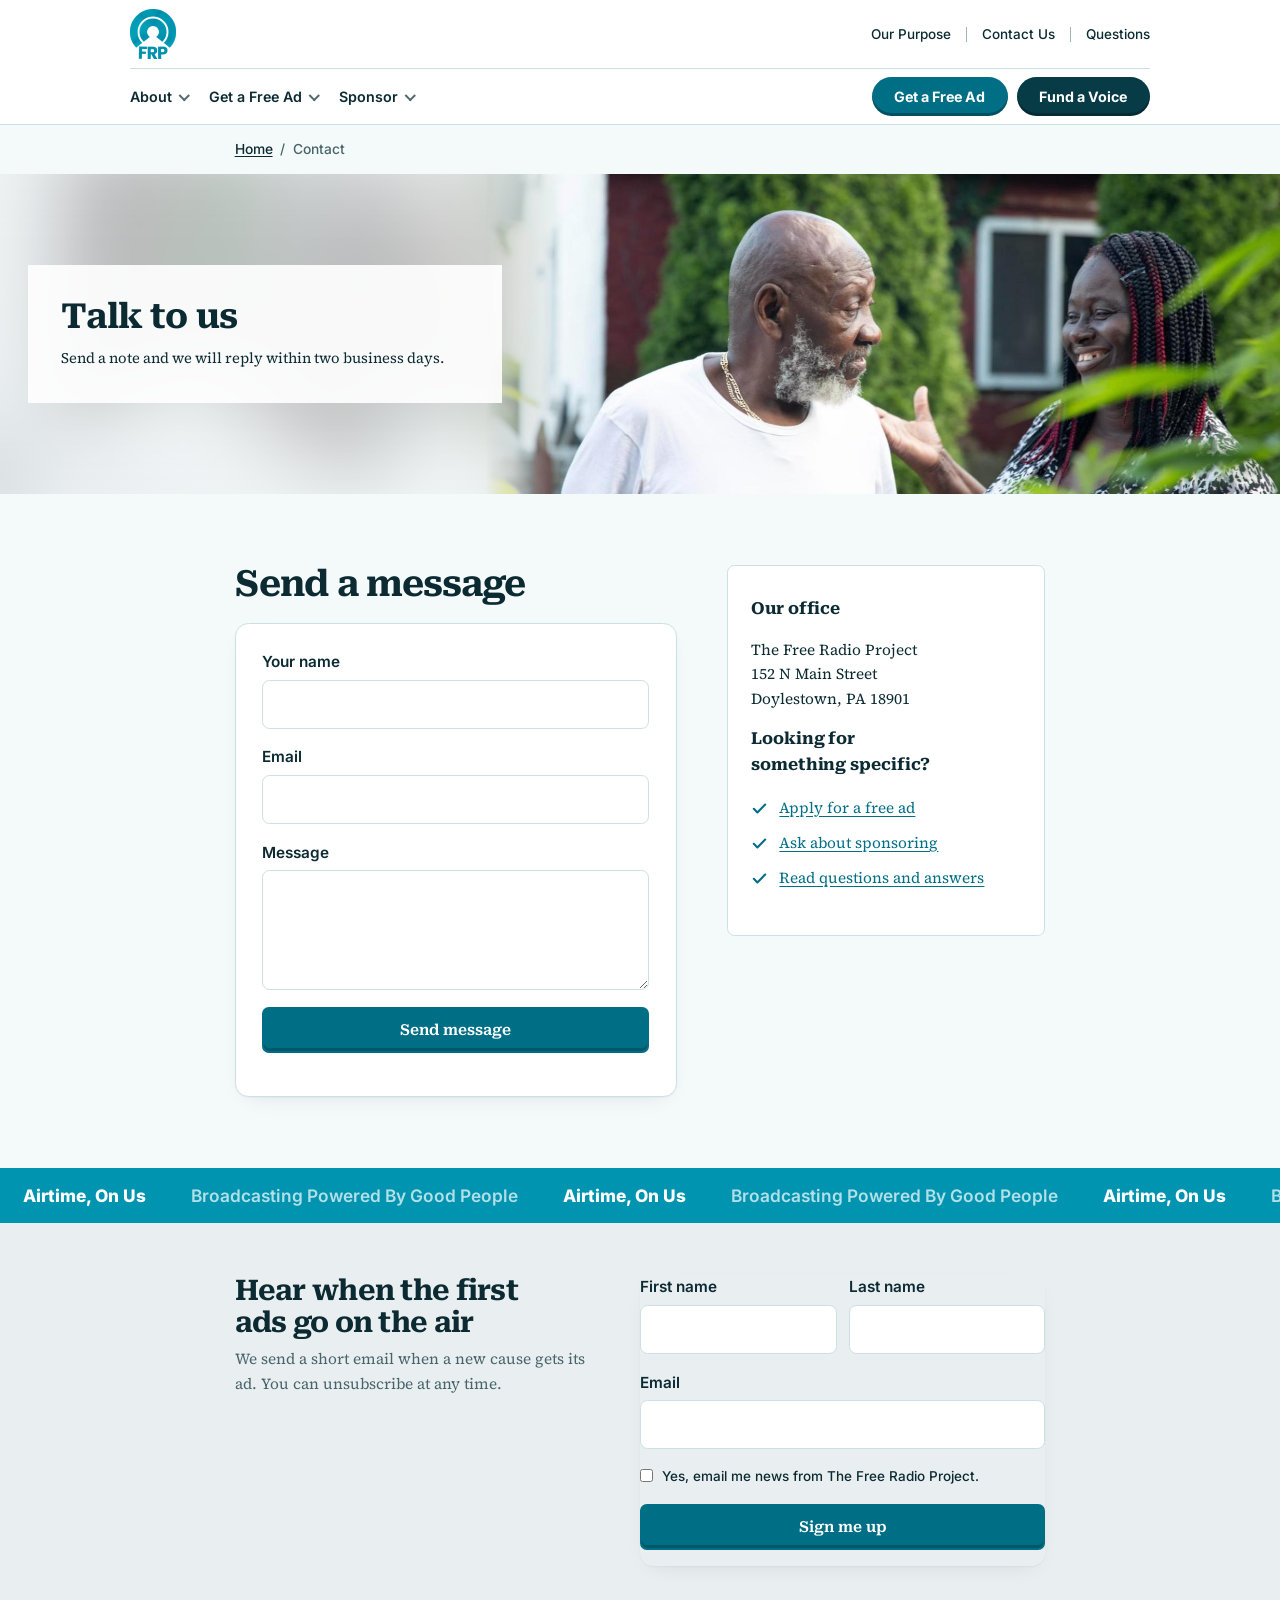
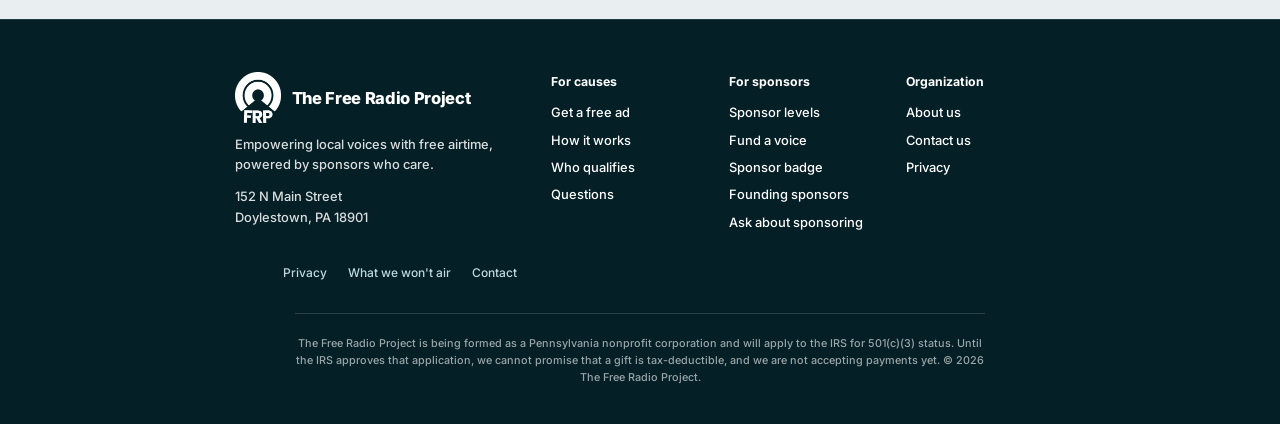
<file: contact.html>
<!doctype html>
<html lang="en"><head><script>if(location.hostname.slice(-20)==="freeradioproject.com"){location.replace("https://freeradioproject.org"+location.pathname+location.search+location.hash)}</script><meta charset="utf-8"><meta name="viewport" content="width=device-width,initial-scale=1">
<title>Contact | The Free Radio Project</title><meta name="description" content="Send a message to The Free Radio Project in Doylestown, Pennsylvania.">
<meta property="og:title" content="Contact | The Free Radio Project"><meta property="og:description" content="Send a message to The Free Radio Project in Doylestown, Pennsylvania."><meta property="og:type" content="website"><meta property="og:url" content="https://freeradioproject.org/contact.html">
<link rel="icon" href="favicon.png" type="image/png"><meta name="theme-color" content="#0094B0"><link rel="canonical" href="https://freeradioproject.org/contact.html">
<link rel="stylesheet" href="styles.css"></head><body>
<a class="skip" href="#main">Skip to content</a>
<div class="bar"><header class="wrap top"><div class="top-row"><a class="brand" href="index.html"><img src="logo.png" alt="The Free Radio Project" width="50" height="56"></a><div class="util"><a href="about.html">Our Purpose</a><a href="contact.html">Contact Us</a><a href="questions.html">Questions</a></div></div><div class="nav-row"><nav class="nav" aria-label="Main"><div class="menu"><button type="button" aria-expanded="false">About</button><div class="sub"><a href="about.html">Our purpose</a><a href="how-it-works.html">How it works</a><a href="about.html#founder">Founder</a><a href="questions.html">Questions</a><a href="contact.html">Contact</a></div></div><div class="menu"><button type="button" aria-expanded="false">Get a Free Ad</button><div class="sub"><a href="who-qualifies.html">Who qualifies</a><a href="apply.html">Apply</a><a href="who-qualifies.html#wont-air">What we won't air</a><a href="questions.html#causes">Questions</a></div></div><div class="menu"><button type="button" aria-expanded="false">Sponsor</button><div class="sub"><a href="sponsors.html">Sponsor levels</a><a href="voices.html">Fund a voice</a><a href="founding-sponsors.html">Founding sponsors</a><a href="sponsor-badge.html">Sponsor badge</a></div></div></nav><div class="top-cta"><a class="btn small" href="apply.html">Get a Free Ad</a><a class="btn small alt" href="voices.html">Fund a Voice</a></div></div></header></div>
<main id="main"><div class="wrap crumb"><a href="index.html">Home</a><span aria-hidden="true">/</span>Contact</div><div class="hero-full inner"><img class="hero-blur" src="img/porchtalk.jpg" alt="" aria-hidden="true"><picture><img class="hero-bg" src="img/porchtalk.jpg" alt="Two neighbors talking and smiling outside a house" style="object-position:50% 40%"></picture><div class="hero-in"><div class="hero-card"><h1>Talk to us</h1><p class="lede">Send a note and we will reply within two business days.</p></div></div></div>
<section><div class="wrap apply-grid">
<div><h2 id="contact">Send a message</h2>
<form data-form="contact" data-done="Sent. We will reply within two business days.">
<label>Your name<input name="name" autocomplete="name" required></label>
<label>Email<input type="email" name="email" autocomplete="email" required></label>
<label>Message<textarea name="message" required></textarea></label>
<div class="hp" aria-hidden="true"><label>Website<input name="website" tabindex="-1" autocomplete="off"></label></div>
<button class="btn" type="submit">Send message</button><p class="status" role="status"></p>
</form></div>
<aside class="side"><h3>Our office</h3><p>The Free Radio Project<br>152 N Main Street<br>Doylestown, PA 18901</p><h3>Looking for something specific?</h3><ul class="checks"><li><a href="apply.html">Apply for a free ad</a></li><li><a href="sponsors.html#ask">Ask about sponsoring</a></li><li><a href="questions.html">Read questions and answers</a></li></ul></aside>
</div></section></main>
<div class="ticker" aria-hidden="true"><div><span>Airtime, On Us</span><span>Broadcasting Powered By Good People</span><span>Airtime, On Us</span><span>Broadcasting Powered By Good People</span><span>Airtime, On Us</span><span>Broadcasting Powered By Good People</span><span>Airtime, On Us</span><span>Broadcasting Powered By Good People</span><span>Airtime, On Us</span><span>Broadcasting Powered By Good People</span><span>Airtime, On Us</span><span>Broadcasting Powered By Good People</span></div></div>
<section class="signup"><div class="wrap"><div><h2>Hear when the first ads go on the air</h2><p>We send a short email when a new cause gets its ad. You can unsubscribe at any time.</p></div>
<form data-form="newsletter" data-done="Thank you. You are on the list.">
<div class="two"><label>First name<input name="first_name" autocomplete="given-name" required></label><label>Last name<input name="last_name" autocomplete="family-name" required></label></div>
<label>Email<input type="email" name="email" autocomplete="email" required></label>
<label class="check"><input type="checkbox" name="consent" value="yes" required><span>Yes, email me news from The Free Radio Project.</span></label>
<div class="hp" aria-hidden="true"><label>Leave this empty<input name="website" tabindex="-1" autocomplete="off"></label></div>
<button class="btn" type="submit">Sign me up</button><p class="status" role="status"></p>
</form></div></section>
<footer><div class="wrap"><div class="cols">
<div><a class="brand" href="index.html"><img src="logo-white.png" alt="" width="58" height="64">The Free Radio Project</a><p>Empowering local voices with free airtime, powered by sponsors who care.</p><p>152 N Main Street<br>Doylestown, PA 18901</p></div>
<div><h4>For causes</h4><ul><li><a href="apply.html">Get a free ad</a></li><li><a href="how-it-works.html">How it works</a></li><li><a href="who-qualifies.html">Who qualifies</a></li><li><a href="questions.html">Questions</a></li></ul></div>
<div><h4>For sponsors</h4><ul><li><a href="sponsors.html">Sponsor levels</a></li><li><a href="voices.html">Fund a voice</a></li><li><a href="sponsor-badge.html">Sponsor badge</a></li><li><a href="founding-sponsors.html">Founding sponsors</a></li><li><a href="sponsors.html#ask">Ask about sponsoring</a></li></ul></div>
<div><h4>Organization</h4><ul><li><a href="about.html">About us</a></li><li><a href="contact.html">Contact us</a></li><li><a href="privacy.html">Privacy</a></li></ul></div>
</div><p class="legal"><a href="privacy.html">Privacy</a><a href="who-qualifies.html#wont-air">What we won't air</a><a href="contact.html">Contact</a></p><small>The Free Radio Project is being formed as a Pennsylvania nonprofit corporation and will apply to the IRS for 501(c)(3) status. Until the IRS approves that application, we cannot promise that a gift is tax-deductible, and we are not accepting payments yet. &copy; 2026 The Free Radio Project.</small></div></footer>
<script>window.HMFF_FORM_ENDPOINT="https://hook.us2.make.com/hjlm2qmpsatp27aw465t7ad369q92t67";window.FRP_VOICES={waiting:[],onair:[]};</script><script src="site.js"></script></body></html>
</file>
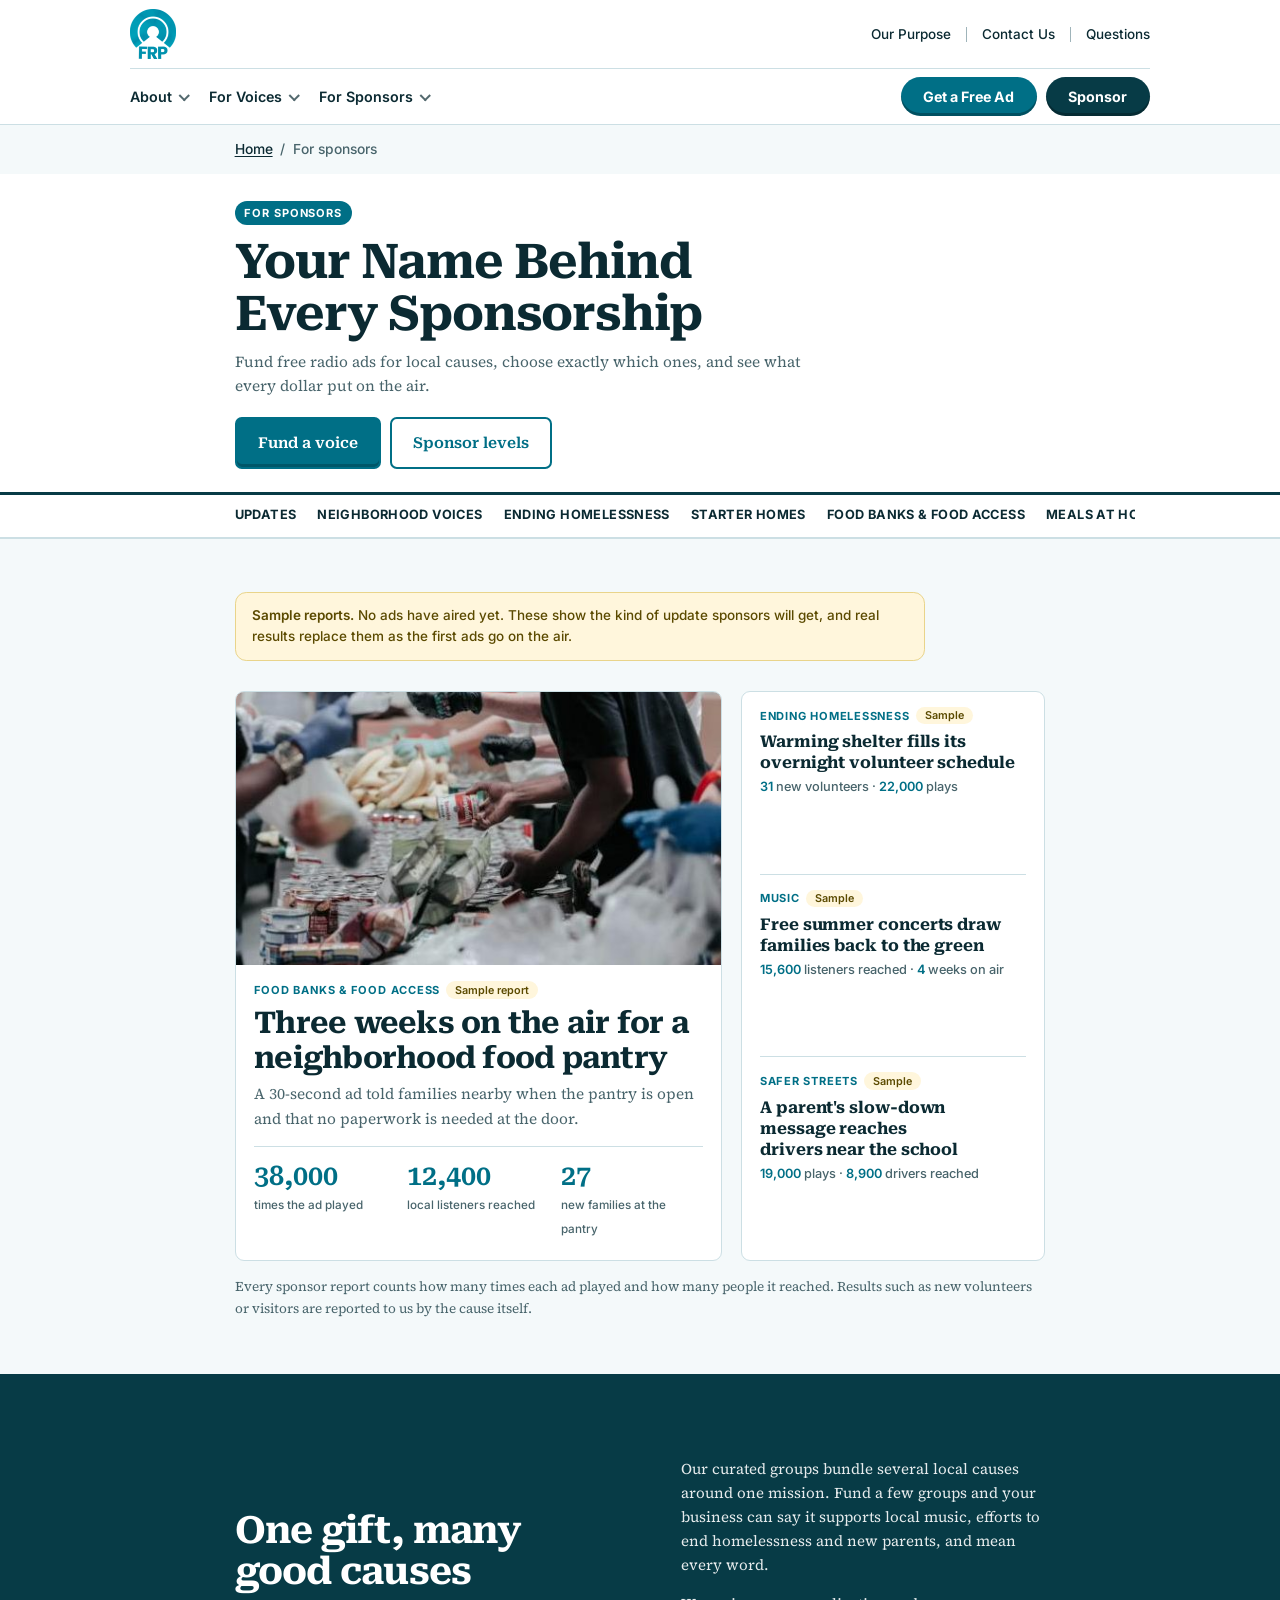
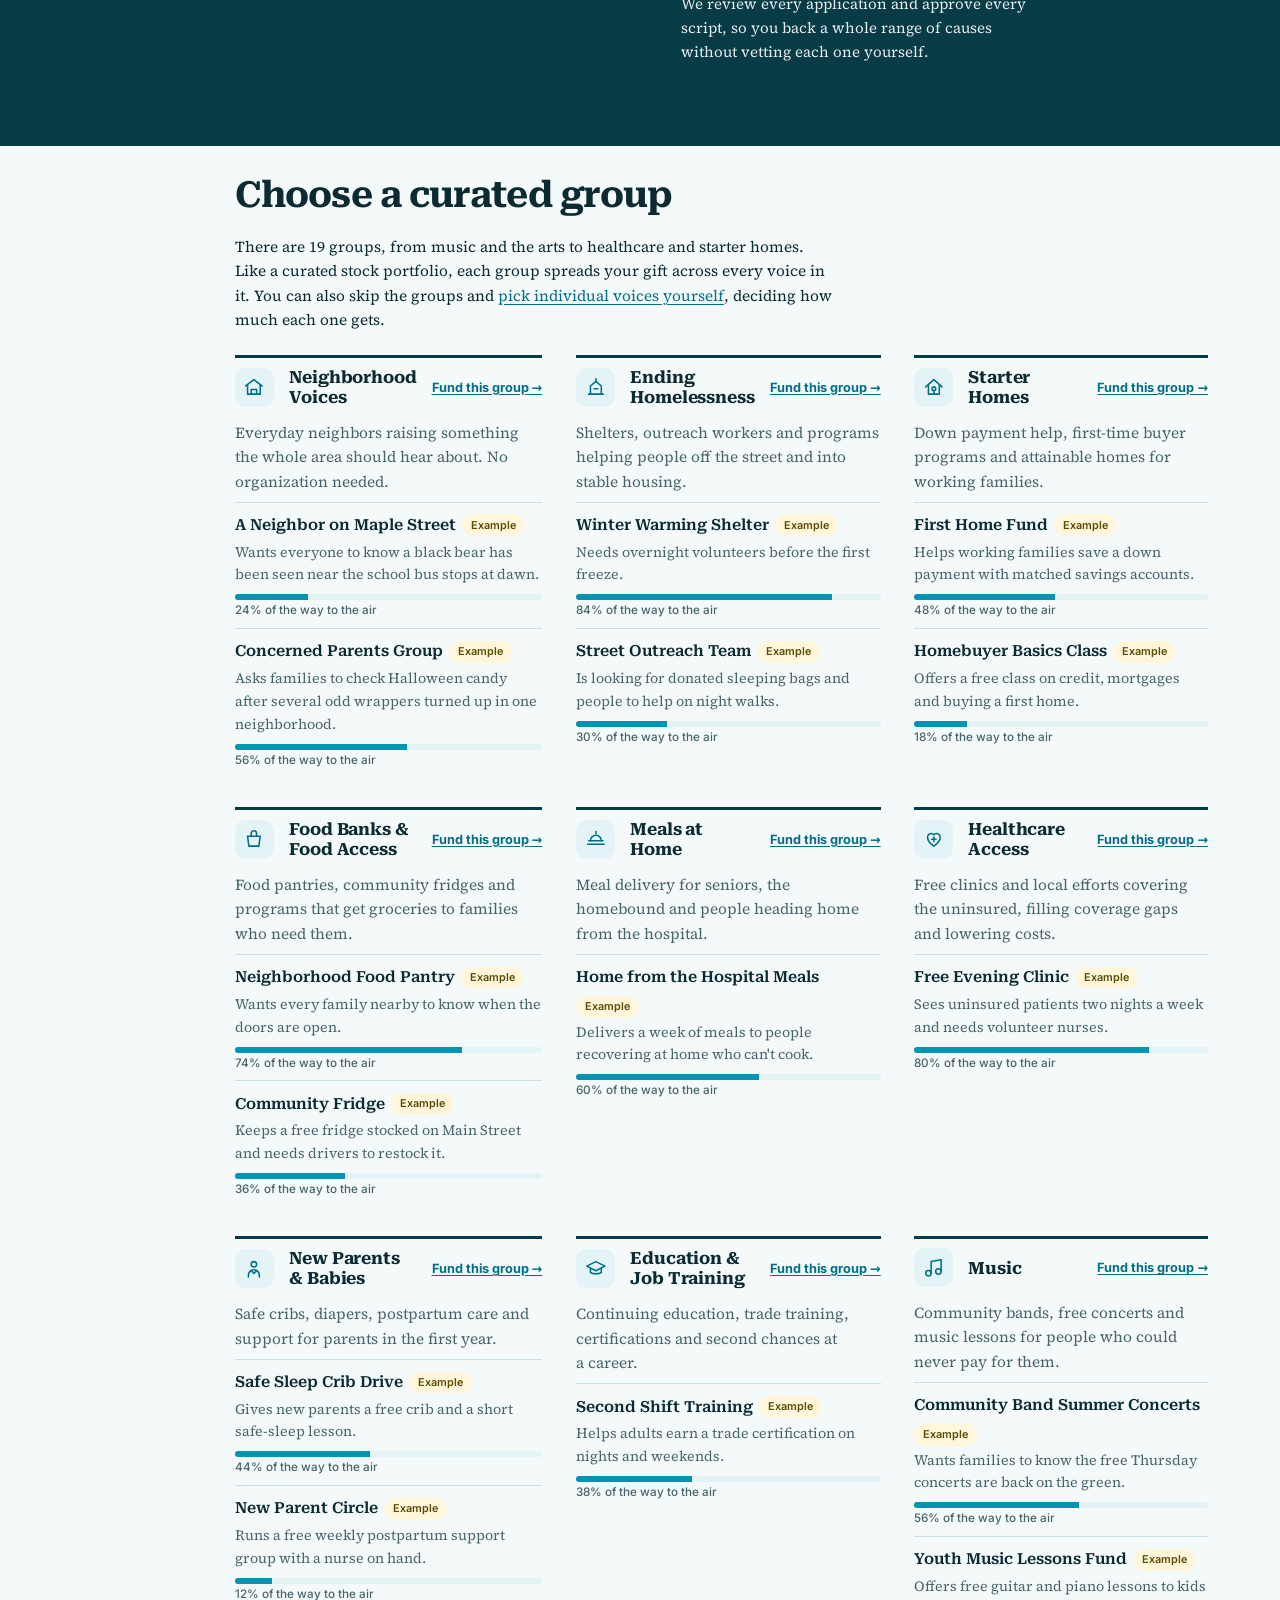
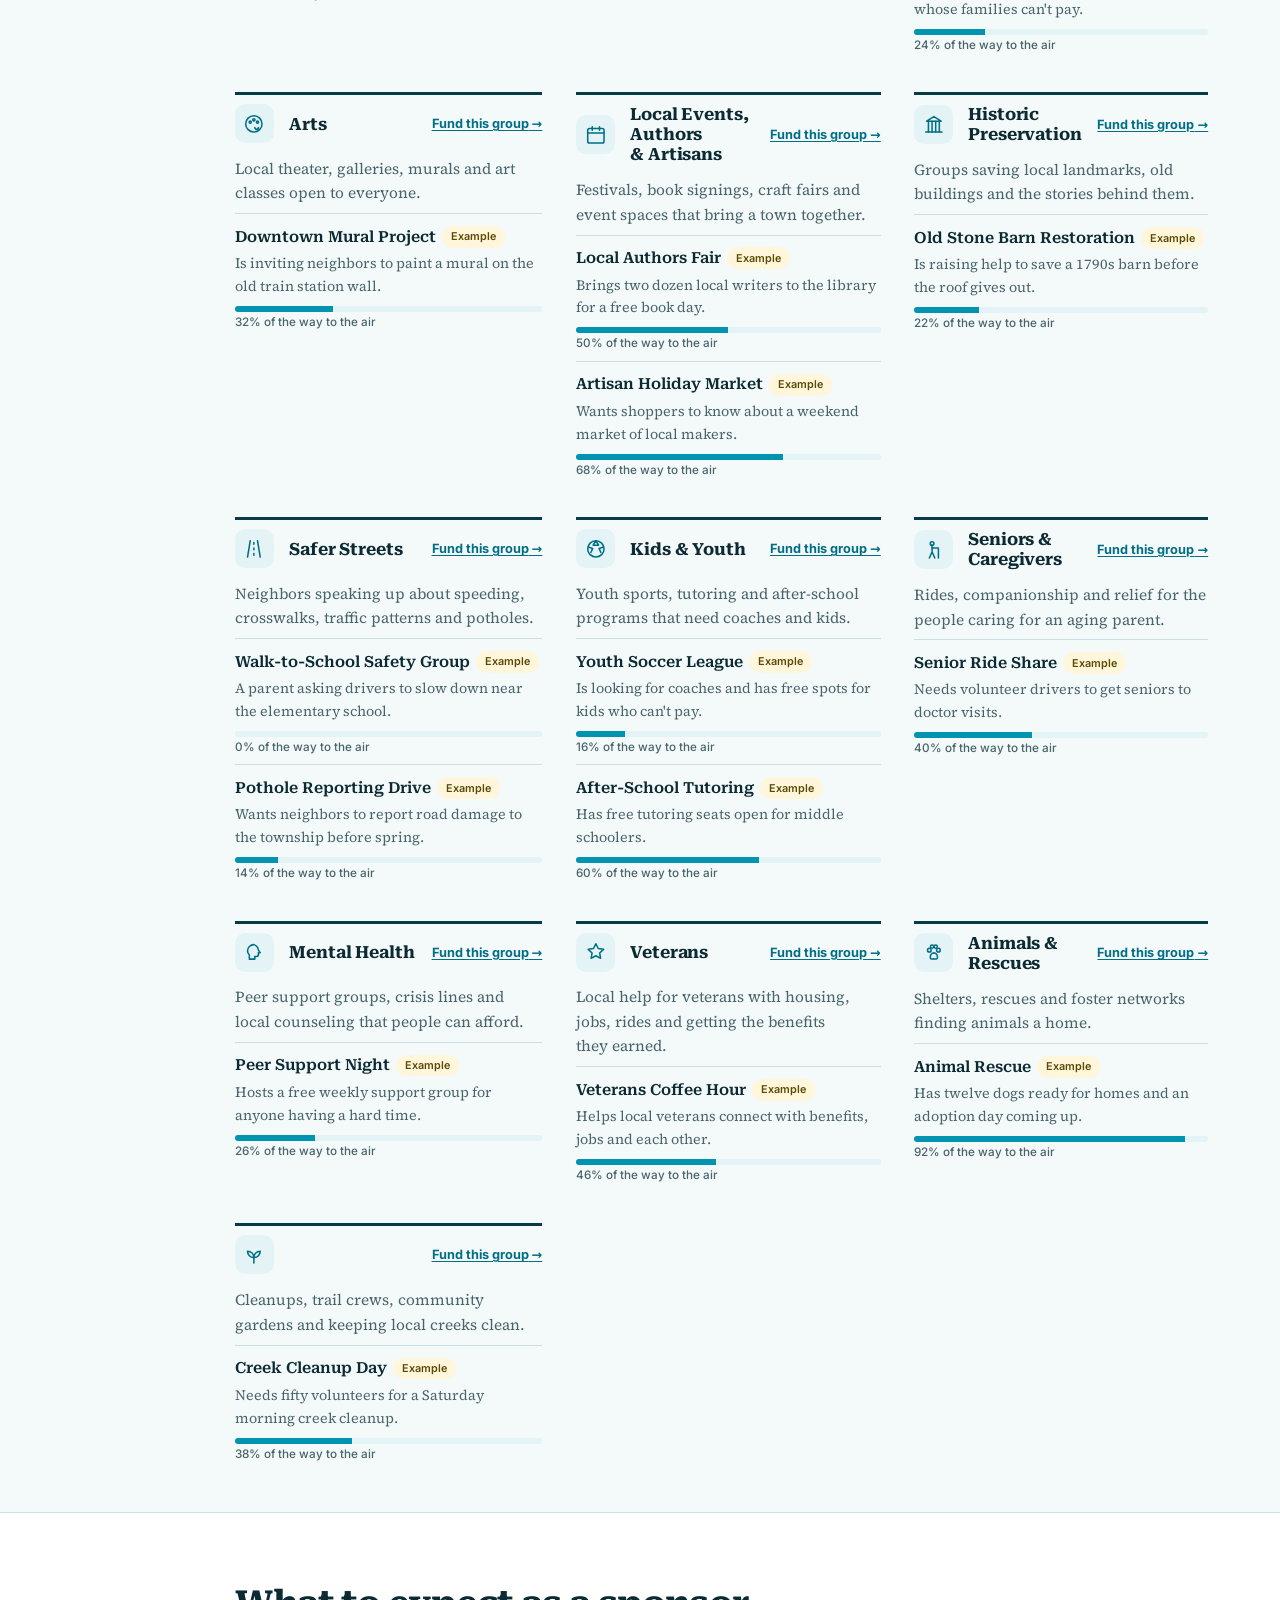
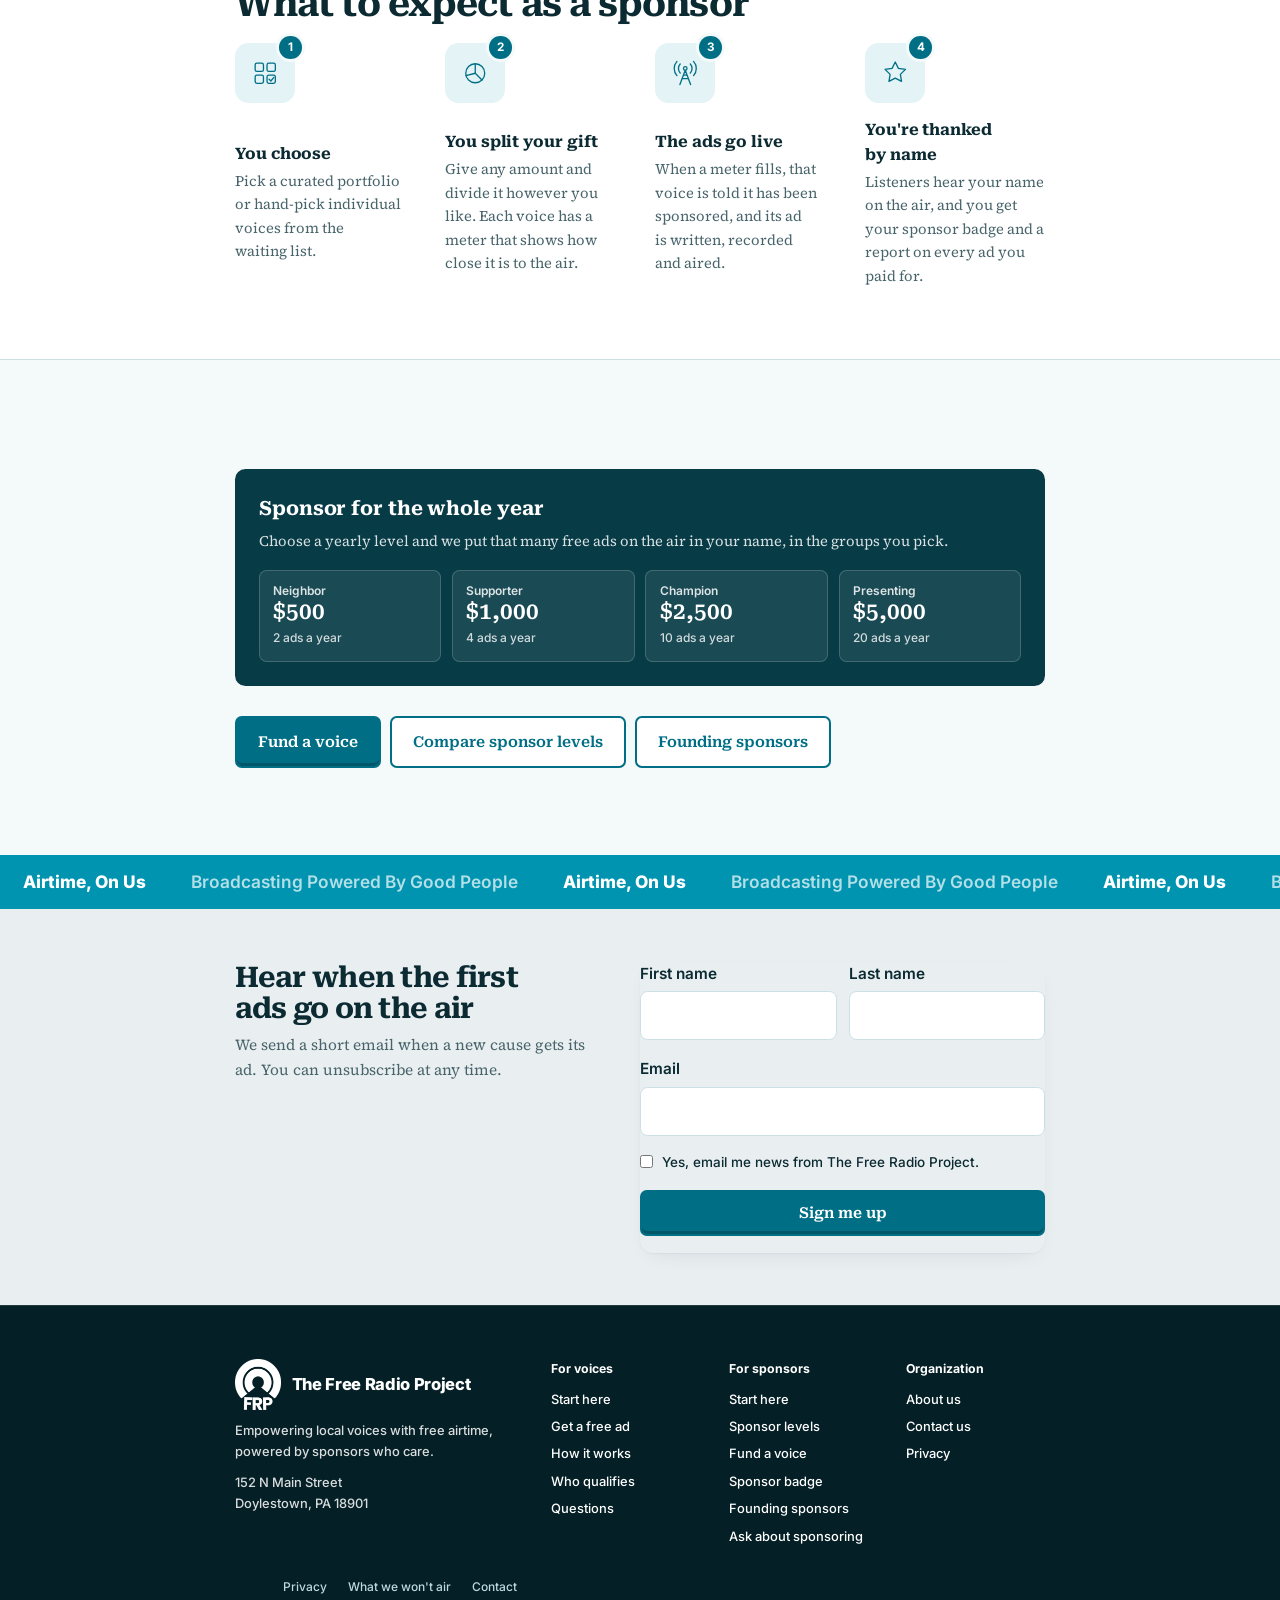
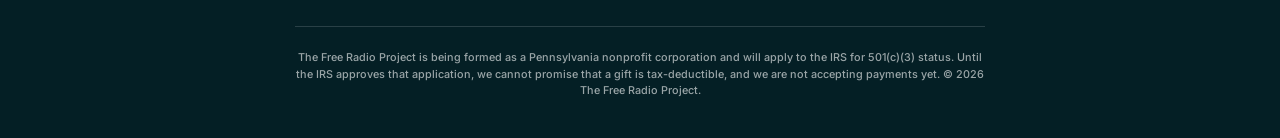
<file: for-sponsors.html>
<!doctype html>
<html lang="en"><head><script>if(location.hostname.slice(-20)==="freeradioproject.com"){location.replace("https://freeradioproject.org"+location.pathname+location.search+location.hash)}</script><meta charset="utf-8"><meta name="viewport" content="width=device-width,initial-scale=1">
<title>For Sponsors | The Free Radio Project</title><meta name="description" content="Sponsor free radio ads for local causes. Fund curated groups like local music or homelessness, or pick individual voices, and see what your gift put on the air.">
<meta property="og:title" content="For Sponsors | The Free Radio Project"><meta property="og:description" content="Sponsor free radio ads for local causes. Fund curated groups like local music or homelessness, or pick individual voices, and see what your gift put on the air."><meta property="og:type" content="website"><meta property="og:url" content="https://freeradioproject.org/for-sponsors.html">
<link rel="icon" href="favicon.png" type="image/png"><meta name="theme-color" content="#0094B0"><link rel="canonical" href="https://freeradioproject.org/for-sponsors.html">
<link rel="stylesheet" href="styles.css"><link rel="stylesheet" href="hubs.css"></head><body>
<a class="skip" href="#main">Skip to content</a>
<div class="bar"><header class="wrap top"><div class="top-row"><a class="brand" href="index.html"><img src="logo.png" alt="The Free Radio Project" width="50" height="56"></a><div class="util"><a href="about.html">Our Purpose</a><a href="contact.html">Contact Us</a><a href="questions.html">Questions</a></div></div><div class="nav-row"><nav class="nav" aria-label="Main"><div class="menu"><button type="button" aria-expanded="false">About</button><div class="sub"><a href="about.html">Our purpose</a><a href="how-it-works.html">How it works</a><a href="about.html#founder">Founder</a><a href="questions.html">Questions</a><a href="contact.html">Contact</a></div></div><div class="menu"><button type="button" aria-expanded="false">For Voices</button><div class="sub"><a href="for-voices.html">Start here</a><a href="who-qualifies.html">Who qualifies</a><a href="apply.html">Apply for a free ad</a><a href="who-qualifies.html#wont-air">What we won't air</a><a href="questions.html#causes">Questions</a></div></div><div class="menu"><button type="button" aria-expanded="false">For Sponsors</button><div class="sub"><a href="for-sponsors.html">Start here</a><a href="voices.html">Fund a voice</a><a href="voices.html#portfolios">Curated portfolios</a><a href="sponsors.html">Sponsor levels</a><a href="founding-sponsors.html">Founding sponsors</a><a href="sponsor-badge.html">Sponsor badge</a></div></div></nav><div class="top-cta"><a class="btn small" href="for-voices.html">Get a Free Ad</a><a class="btn small alt" href="for-sponsors.html">Sponsor</a></div></div></header></div>
<main id="main"><div class="wrap crumb"><a href="index.html">Home</a><span aria-hidden="true">/</span>For sponsors</div>
<div class="masthead"><div class="wrap">
<span class="path-tag">For Sponsors</span>
<h1>Your Name Behind Every Sponsorship</h1>
<p class="lede">Fund free radio ads for local causes, choose exactly which ones, and see what every dollar put on the air.</p>
<p class="mast-btns"><a class="btn" href="voices.html">Fund a voice</a> <a class="btn ghost" href="sponsors.html">Sponsor levels</a></p>
</div>
<nav class="cat-nav" aria-label="Sponsor categories"><div class="wrap"><a href="#updates">Updates</a><a href="#cat-neighborhood">Neighborhood Voices</a><a href="#cat-homeless">Ending Homelessness</a><a href="#cat-starter">Starter Homes</a><a href="#cat-food">Food Banks &amp; Food Access</a><a href="#cat-meals">Meals at Home</a><a href="#cat-health">Healthcare Access</a><a href="#cat-parents">New Parents &amp; Babies</a><a href="#cat-education">Education &amp; Job Training</a><a href="#cat-music">Music</a><a href="#cat-arts">Arts</a><a href="#cat-events">Local Events, Authors &amp; Artisans</a><a href="#cat-history">Historic Preservation</a><a href="#cat-streets">Safer Streets</a><a href="#cat-youth">Kids &amp; Youth</a><a href="#cat-seniors">Seniors &amp; Caregivers</a><a href="#cat-mental">Mental Health</a><a href="#cat-veterans">Veterans</a><a href="#cat-animals">Animals &amp; Rescues</a><a href="#cat-green">Parks &amp; Environment</a></div></nav></div>
<section id="updates" class="news"><div class="wrap">
<div class="preview-flag" role="note"><strong>Sample reports.</strong> No ads have aired yet. These show the kind of update sponsors will get, and real results replace them as the first ads go on the air.</div>
<div class="news-grid">
<article class="lead-story"><img loading="lazy" src="img/food.jpg" alt="Volunteers sorting donated food" width="640" height="460"><div><p class="kicker">Food Banks &amp; Food Access <span class="tag eg">Sample report</span></p><h2>Three weeks on the air for a neighborhood food pantry</h2><p class="dek">A 30-second ad told families nearby when the pantry is open and that no paperwork is needed at the door.</p><ul class="metrics"><li><b>38,000</b><span>times the ad played</span></li><li><b>12,400</b><span>local listeners reached</span></li><li><b>27</b><span>new families at the pantry</span></li></ul></div></article>
<div class="side-stories">
<article class="mini-story"><p class="kicker">Ending Homelessness <span class="tag eg">Sample</span></p><h3>Warming shelter fills its overnight volunteer schedule</h3><p class="mini-metrics"><b>31</b> new volunteers &middot; <b>22,000</b> plays</p></article>
<article class="mini-story"><p class="kicker">Music <span class="tag eg">Sample</span></p><h3>Free summer concerts draw families back to the green</h3><p class="mini-metrics"><b>15,600</b> listeners reached &middot; <b>4</b> weeks on air</p></article>
<article class="mini-story"><p class="kicker">Safer Streets <span class="tag eg">Sample</span></p><h3>A parent's slow-down message reaches drivers near the school</h3><p class="mini-metrics"><b>19,000</b> plays &middot; <b>8,900</b> drivers reached</p></article>
</div></div>
<p class="muted small">Every sponsor report counts how many times each ad played and how many people it reached. Results such as new volunteers or visitors are reported to us by the cause itself.</p>
</div></section>
<section class="band"><div class="wrap">
<div><h2>One gift, many good causes</h2></div>
<div><p>Our curated groups bundle several local causes around one mission. Fund a few groups and your business can say it supports local music, efforts to end homelessness and new parents, and mean every word.</p><p>We review every application and approve every script, so you back a whole range of causes without vetting each one yourself.</p></div>
</div></section>
<section id="categories" class="news"><div class="wrap">
<h2>Choose a curated group</h2>
<p class="measure">There are 19 groups, from music and the arts to healthcare and starter homes. Like a curated stock portfolio, each group spreads your gift across every voice in it. You can also skip the groups and <a href="voices.html#give-box">pick individual voices yourself</a>, deciding how much each one gets.</p>
<div class="cats" data-categories></div>
</div></section>
<section class="tint"><div class="wrap">
<h2>What to expect as a sponsor</h2>
<ol class="steps icons timeline four">
<li><span class="step-ico"><svg viewBox="0 0 48 48" fill="none" stroke="currentColor" stroke-width="2.2" stroke-linecap="round" stroke-linejoin="round" aria-hidden="true"><rect x="7" y="7" width="14" height="14" rx="3"/><rect x="27" y="7" width="14" height="14" rx="3"/><rect x="7" y="27" width="14" height="14" rx="3"/><rect x="27" y="27" width="14" height="14" rx="3"/><path d="M30.500 34l3 3 5-6"/></svg></span><div><h3>You choose</h3><p>Pick a curated portfolio or hand-pick individual voices from the waiting list.</p></div></li>
<li><span class="step-ico"><svg viewBox="0 0 48 48" fill="none" stroke="currentColor" stroke-width="2.2" stroke-linecap="round" stroke-linejoin="round" aria-hidden="true"><circle cx="24" cy="24" r="16"/><path d="M24 8v16l11.300 11.300"/><path d="M24 24L8.500 28"/></svg></span><div><h3>You split your gift</h3><p>Give any amount and divide it however you like. Each voice has a meter that shows how close it is to the air.</p></div></li>
<li><span class="step-ico"><svg viewBox="0 0 48 48" fill="none" stroke="currentColor" stroke-width="2.2" stroke-linecap="round" stroke-linejoin="round" aria-hidden="true"><circle cx="24" cy="16" r="3"/><path d="M24 19l-9 24M24 19l9 24M18.500 33h11M20.800 27h6.400"/><path d="M15.500 8.500a11 11 0 0 0 0 15M32.500 8.500a11 11 0 0 1 0 15"/><path d="M10 4a18 18 0 0 0 0 24M38 4a18 18 0 0 1 0 24"/></svg></span><div><h3>The ads go live</h3><p>When a meter fills, that voice is told it has been sponsored, and its ad is written, recorded and aired.</p></div></li>
<li><span class="step-ico"><svg viewBox="0 0 48 48" fill="none" stroke="currentColor" stroke-width="2.2" stroke-linecap="round" stroke-linejoin="round" aria-hidden="true"><path d="M24 5l5.300 10.800 11.900 1.700-8.600 8.400 2 11.800L24 32.100l-10.600 5.600 2-11.800-8.600-8.400 11.900-1.700z"/></svg></span><div><h3>You're thanked by name</h3><p>Listeners hear your name on the air, and you get your sponsor badge and a report on every ad you paid for.</p></div></li>
</ol>
</div></section>
<section><div class="wrap">
<div class="tier-strip">
<div class="tier-strip-head"><h3>Sponsor for the whole year</h3><p>Choose a yearly level and we put that many free ads on the air in your name, in the groups you pick.</p></div>
<div class="tier-mini"><span>Neighbor</span><b>$500</b><small>2 ads a year</small></div>
<div class="tier-mini"><span>Supporter</span><b>$1,000</b><small>4 ads a year</small></div>
<div class="tier-mini"><span>Champion</span><b>$2,500</b><small>10 ads a year</small></div>
<div class="tier-mini"><span>Presenting</span><b>$5,000</b><small>20 ads a year</small></div>
</div>
<p class="path-cta"><a class="btn" href="voices.html">Fund a voice</a> <a class="btn ghost" href="sponsors.html">Compare sponsor levels</a> <a class="btn ghost" href="founding-sponsors.html">Founding sponsors</a></p>
</div></section>
</main>

<div class="ticker" aria-hidden="true"><div><span>Airtime, On Us</span><span>Broadcasting Powered By Good People</span><span>Airtime, On Us</span><span>Broadcasting Powered By Good People</span><span>Airtime, On Us</span><span>Broadcasting Powered By Good People</span><span>Airtime, On Us</span><span>Broadcasting Powered By Good People</span><span>Airtime, On Us</span><span>Broadcasting Powered By Good People</span><span>Airtime, On Us</span><span>Broadcasting Powered By Good People</span></div></div>
<section class="signup"><div class="wrap"><div><h2>Hear when the first ads go on the air</h2><p>We send a short email when a new cause gets its ad. You can unsubscribe at any time.</p></div>
<form data-form="newsletter" data-done="Thank you. You are on the list.">
<div class="two"><label>First name<input name="first_name" autocomplete="given-name" required></label><label>Last name<input name="last_name" autocomplete="family-name" required></label></div>
<label>Email<input type="email" name="email" autocomplete="email" required></label>
<label class="check"><input type="checkbox" name="consent" value="yes" required><span>Yes, email me news from The Free Radio Project.</span></label>
<div class="hp" aria-hidden="true"><label>Leave this empty<input name="website" tabindex="-1" autocomplete="off"></label></div>
<button class="btn" type="submit">Sign me up</button><p class="status" role="status"></p>
</form></div></section>
<footer><div class="wrap"><div class="cols">
<div><a class="brand" href="index.html"><img src="logo-white.png" alt="" width="58" height="64">The Free Radio Project</a><p>Empowering local voices with free airtime, powered by sponsors who care.</p><p>152 N Main Street<br>Doylestown, PA 18901</p></div>
<div><h4>For voices</h4><ul><li><a href="for-voices.html">Start here</a></li><li><a href="apply.html">Get a free ad</a></li><li><a href="how-it-works.html">How it works</a></li><li><a href="who-qualifies.html">Who qualifies</a></li><li><a href="questions.html">Questions</a></li></ul></div>
<div><h4>For sponsors</h4><ul><li><a href="for-sponsors.html">Start here</a></li><li><a href="sponsors.html">Sponsor levels</a></li><li><a href="voices.html">Fund a voice</a></li><li><a href="sponsor-badge.html">Sponsor badge</a></li><li><a href="founding-sponsors.html">Founding sponsors</a></li><li><a href="sponsors.html#ask">Ask about sponsoring</a></li></ul></div>
<div><h4>Organization</h4><ul><li><a href="about.html">About us</a></li><li><a href="contact.html">Contact us</a></li><li><a href="privacy.html">Privacy</a></li></ul></div>
</div><p class="legal"><a href="privacy.html">Privacy</a><a href="who-qualifies.html#wont-air">What we won't air</a><a href="contact.html">Contact</a></p><small>The Free Radio Project is being formed as a Pennsylvania nonprofit corporation and will apply to the IRS for 501(c)(3) status. Until the IRS approves that application, we cannot promise that a gift is tax-deductible, and we are not accepting payments yet. &copy; 2026 The Free Radio Project.</small></div></footer>
<script>window.HMFF_FORM_ENDPOINT="https://hook.us2.make.com/hjlm2qmpsatp27aw465t7ad369q92t67";window.FRP_VOICES={waiting:[],onair:[]};</script><script src="groups.js"></script><script src="site.js"></script></body></html>
</file>
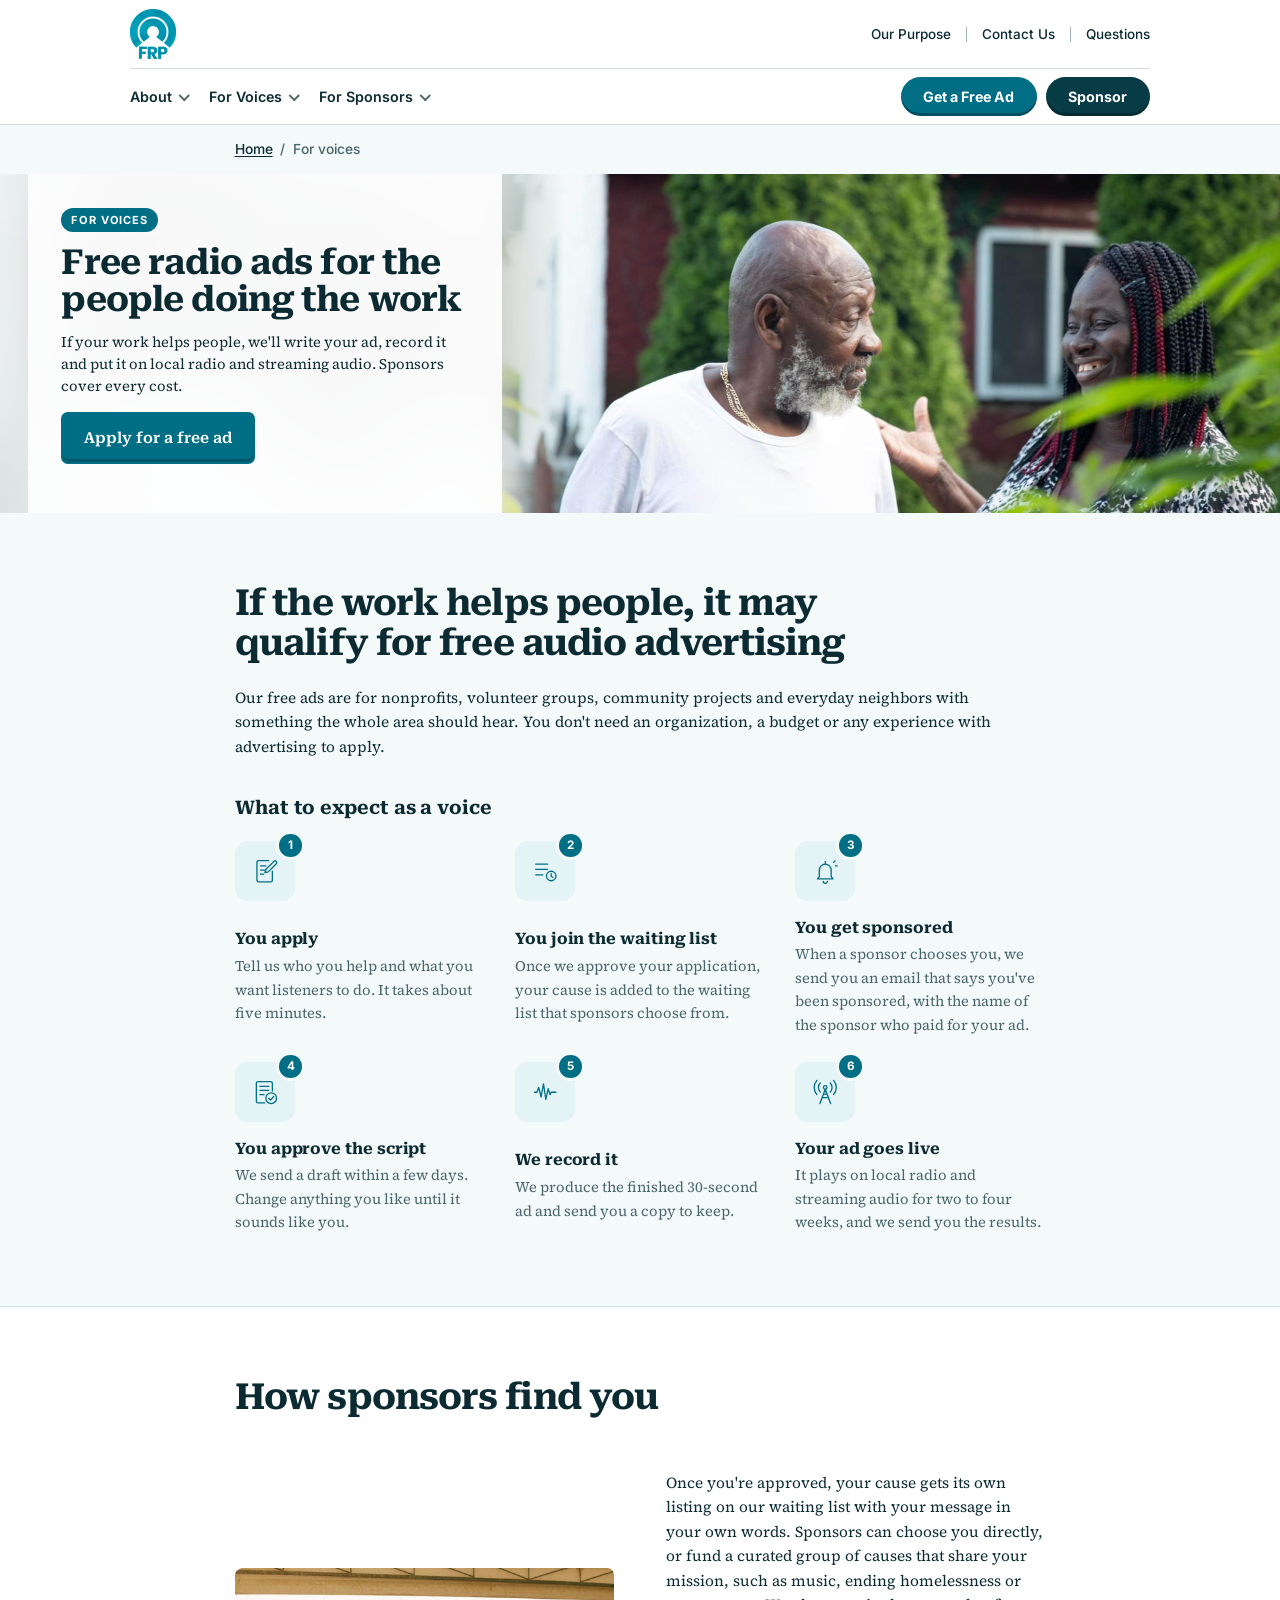
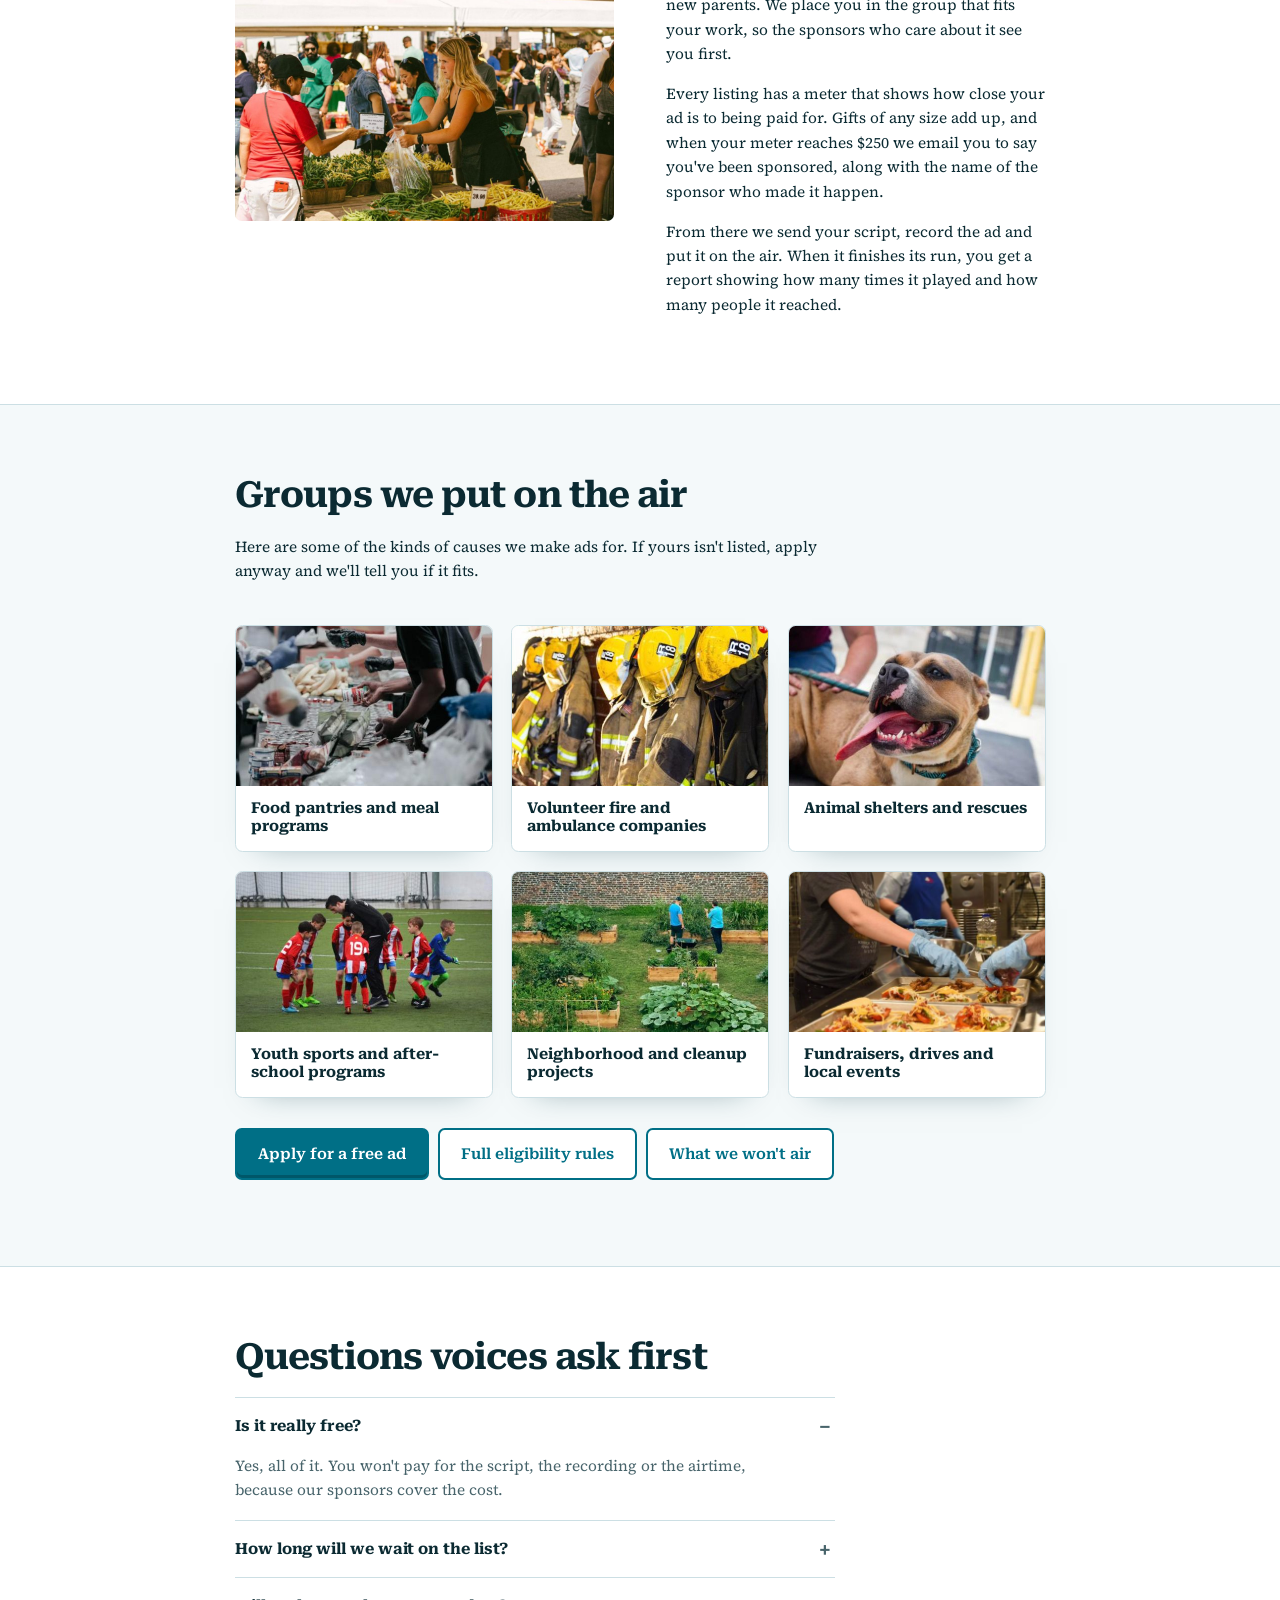
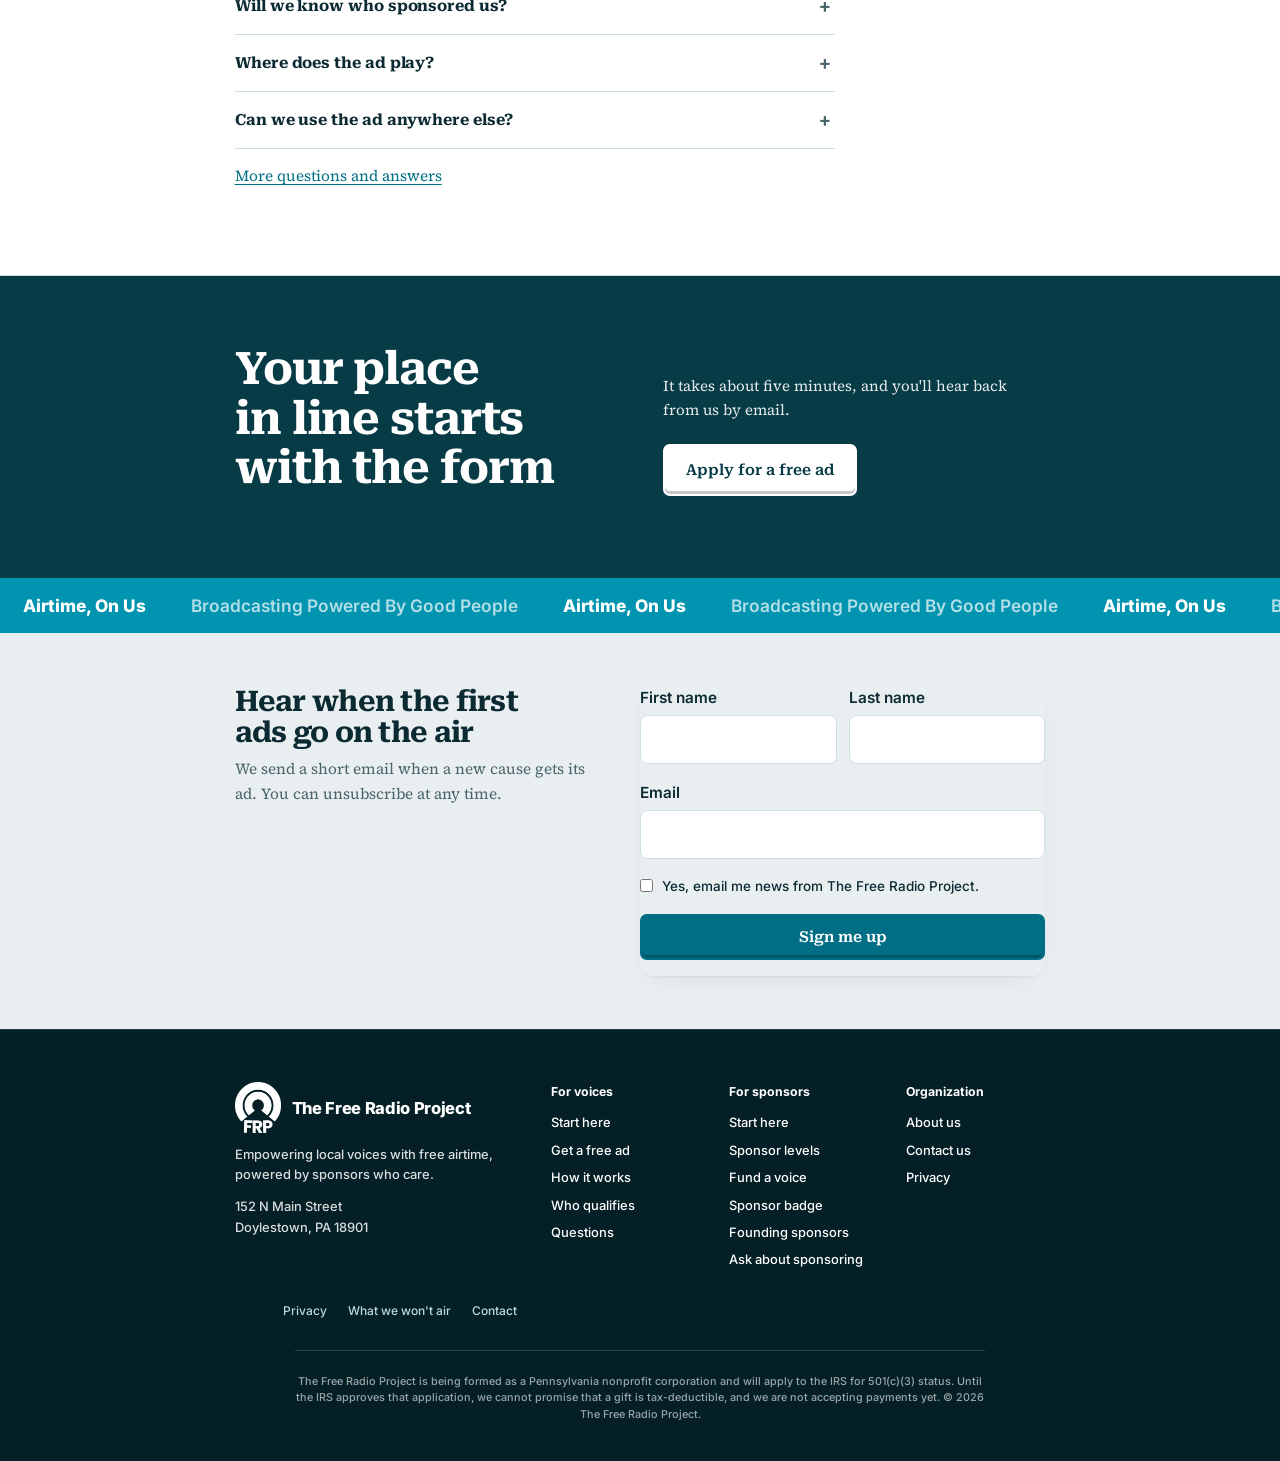
<file: for-voices.html>
<!doctype html>
<html lang="en"><head><script>if(location.hostname.slice(-20)==="freeradioproject.com"){location.replace("https://freeradioproject.org"+location.pathname+location.search+location.hash)}</script><meta charset="utf-8"><meta name="viewport" content="width=device-width,initial-scale=1">
<title>For Voices | The Free Radio Project</title><meta name="description" content="Get a free radio ad for your nonprofit, volunteer group or community project. Apply, join the waiting list, and we tell you the moment a sponsor funds your ad.">
<meta property="og:title" content="For Voices | The Free Radio Project"><meta property="og:description" content="Get a free radio ad for your nonprofit, volunteer group or community project. Apply, join the waiting list, and we tell you the moment a sponsor funds your ad."><meta property="og:type" content="website"><meta property="og:url" content="https://freeradioproject.org/for-voices.html">
<link rel="icon" href="favicon.png" type="image/png"><meta name="theme-color" content="#0094B0"><link rel="canonical" href="https://freeradioproject.org/for-voices.html">
<link rel="stylesheet" href="styles.css"><link rel="stylesheet" href="hubs.css"></head><body>
<a class="skip" href="#main">Skip to content</a>
<div class="bar"><header class="wrap top"><div class="top-row"><a class="brand" href="index.html"><img src="logo.png" alt="The Free Radio Project" width="50" height="56"></a><div class="util"><a href="about.html">Our Purpose</a><a href="contact.html">Contact Us</a><a href="questions.html">Questions</a></div></div><div class="nav-row"><nav class="nav" aria-label="Main"><div class="menu"><button type="button" aria-expanded="false">About</button><div class="sub"><a href="about.html">Our purpose</a><a href="how-it-works.html">How it works</a><a href="about.html#founder">Founder</a><a href="questions.html">Questions</a><a href="contact.html">Contact</a></div></div><div class="menu"><button type="button" aria-expanded="false">For Voices</button><div class="sub"><a href="for-voices.html">Start here</a><a href="who-qualifies.html">Who qualifies</a><a href="apply.html">Apply for a free ad</a><a href="who-qualifies.html#wont-air">What we won't air</a><a href="questions.html#causes">Questions</a></div></div><div class="menu"><button type="button" aria-expanded="false">For Sponsors</button><div class="sub"><a href="for-sponsors.html">Start here</a><a href="voices.html">Fund a voice</a><a href="voices.html#portfolios">Curated portfolios</a><a href="sponsors.html">Sponsor levels</a><a href="founding-sponsors.html">Founding sponsors</a><a href="sponsor-badge.html">Sponsor badge</a></div></div></nav><div class="top-cta"><a class="btn small" href="for-voices.html">Get a Free Ad</a><a class="btn small alt" href="for-sponsors.html">Sponsor</a></div></div></header></div>
<main id="main"><div class="wrap crumb"><a href="index.html">Home</a><span aria-hidden="true">/</span>For voices</div><div class="hero-full inner"><img class="hero-blur" src="img/porchtalk.jpg" alt="" aria-hidden="true"><picture><img class="hero-bg" src="img/porchtalk.jpg" alt="Two neighbors talking and smiling outside a house" style="object-position:50% 35%"></picture><div class="hero-in"><div class="hero-card"><span class="path-tag">For Voices</span><h1>Free radio ads for the people doing the work</h1><p class="lede">If your work helps people, we'll write your ad, record it and put it on local radio and streaming audio. Sponsors cover every cost.</p><p><a class="btn" href="apply.html">Apply for a free ad</a></p></div></div></div>
<section class="path"><div class="wrap">
<div class="who-head"><div><h2>If the work helps people, it may qualify for free audio advertising</h2></div><div><p>Our free ads are for nonprofits, volunteer groups, community projects and everyday neighbors with something the whole area should hear. You don't need an organization, a budget or any experience with advertising to apply.</p></div></div>
<h3 class="expect-h">What to expect as a voice</h3>
<ol class="steps icons timeline">
<li><span class="step-ico"><svg viewBox="0 0 48 48" fill="none" stroke="currentColor" stroke-width="2.2" stroke-linecap="round" stroke-linejoin="round" aria-hidden="true"><path d="M30 6H13a3 3 0 0 0-3 3v30a3 3 0 0 0 3 3h20a3 3 0 0 0 3-3V24"/><path d="M16 15h9M16 22h7M16 29h5"/><path d="M38.6 7.4a2.8 2.8 0 0 1 4 4L29 25l-5.5 1.5L25 21z"/></svg></span><div><h3>You apply</h3><p>Tell us who you help and what you want listeners to do. It takes about five minutes.</p></div></li>
<li><span class="step-ico"><svg viewBox="0 0 48 48" fill="none" stroke="currentColor" stroke-width="2.2" stroke-linecap="round" stroke-linejoin="round" aria-hidden="true"><path d="M8 12h20M8 21h20M8 30h12"/><circle cx="34" cy="32" r="8"/><path d="M34 28v4.5l3 2"/></svg></span><div><h3>You join the waiting list</h3><p>Once we approve your application, your cause is added to the waiting list that sponsors choose from.</p></div></li>
<li><span class="step-ico"><svg viewBox="0 0 48 48" fill="none" stroke="currentColor" stroke-width="2.2" stroke-linecap="round" stroke-linejoin="round" aria-hidden="true"><path d="M14 33V22a10 10 0 0 1 20 0v11l3 4H11z"/><path d="M20.500 41a3.500 3.500 0 0 0 7 0"/><path d="M24 8v4"/><path d="M38 9l2.500-2.500M41 15h3"/></svg></span><div><h3>You get sponsored</h3><p>When a sponsor chooses you, we send you an email that says you've been sponsored, with the name of the sponsor who paid for your ad.</p></div></li>
<li><span class="step-ico"><svg viewBox="0 0 48 48" fill="none" stroke="currentColor" stroke-width="2.2" stroke-linecap="round" stroke-linejoin="round" aria-hidden="true"><path d="M36 22V9a3 3 0 0 0-3-3H12a3 3 0 0 0-3 3v30a3 3 0 0 0 3 3h11"/><path d="M15 14h15M15 21h15M15 28h7"/><circle cx="34" cy="34" r="9"/><path d="M29.800 34.200l3 3 5.400-6"/></svg></span><div><h3>You approve the script</h3><p>We send a draft within a few days. Change anything you like until it sounds like you.</p></div></li>
<li><span class="step-ico"><svg viewBox="0 0 48 48" fill="none" stroke="currentColor" stroke-width="2.2" stroke-linecap="round" stroke-linejoin="round" aria-hidden="true"><path d="M6 24h4l3-8 4 16 4-22 4 26 4-18 3 10 2-4h8"/></svg></span><div><h3>We record it</h3><p>We produce the finished 30-second ad and send you a copy to keep.</p></div></li>
<li><span class="step-ico"><svg viewBox="0 0 48 48" fill="none" stroke="currentColor" stroke-width="2.2" stroke-linecap="round" stroke-linejoin="round" aria-hidden="true"><circle cx="24" cy="16" r="3"/><path d="M24 19l-9 24M24 19l9 24M18.500 33h11M20.800 27h6.400"/><path d="M15.500 8.500a11 11 0 0 0 0 15M32.500 8.500a11 11 0 0 1 0 15"/><path d="M10 4a18 18 0 0 0 0 24M38 4a18 18 0 0 1 0 24"/></svg></span><div><h3>Your ad goes live</h3><p>It plays on local radio and streaming audio for two to four weeks, and we send you the results.</p></div></li>
</ol>
</div></section>
<section class="tint"><div class="wrap">
<h2>How sponsors find you</h2>
<div class="split"><img loading="lazy" src="img/market.jpg" alt="Neighbors shopping at a busy local farmers market"><div>
<p>Once you're approved, your cause gets its own listing on our waiting list with your message in your own words. Sponsors can choose you directly, or fund a curated group of causes that share your mission, such as music, ending homelessness or new parents. We place you in the group that fits your work, so the sponsors who care about it see you first.</p>
<p>Every listing has a meter that shows how close your ad is to being paid for. Gifts of any size add up, and when your meter reaches $250 we email you to say you've been sponsored, along with the name of the sponsor who made it happen.</p>
<p>From there we send your script, record the ad and put it on the air. When it finishes its run, you get a report showing how many times it played and how many people it reached.</p>
</div></div>
</div></section>
<section><div class="wrap">
<h2>Groups we put on the air</h2>
<p class="measure">Here are some of the kinds of causes we make ads for. If yours isn't listed, apply anyway and we'll tell you if it fits.</p>
<div class="tiles"><figure><img loading="lazy" src="img/food.jpg" alt="Volunteers sorting donated food" width="640" height="460"><figcaption>Food pantries and meal programs</figcaption></figure><figure><img loading="lazy" src="img/fire.jpg" alt="Firefighter coats and helmets hanging in a station" width="640" height="460"><figcaption>Volunteer fire and ambulance companies</figcaption></figure><figure><img loading="lazy" src="img/dog.jpg" alt="A rescue dog being petted" width="640" height="460"><figcaption>Animal shelters and rescues</figcaption></figure><figure><img loading="lazy" src="img/soccer.jpg" alt="A coach talking with a youth soccer team" width="640" height="460"><figcaption>Youth sports and after-school programs</figcaption></figure><figure><img loading="lazy" src="img/garden.jpg" alt="Neighbors working in a community garden" width="640" height="460"><figcaption>Neighborhood and cleanup projects</figcaption></figure><figure><img loading="lazy" src="img/kitchen-tile.jpg" alt="Volunteers preparing trays of food in a community kitchen" width="640" height="460"><figcaption>Fundraisers, drives and local events</figcaption></figure></div>

<p class="path-cta"><a class="btn" href="apply.html">Apply for a free ad</a> <a class="btn ghost" href="who-qualifies.html">Full eligibility rules</a> <a class="btn ghost" href="who-qualifies.html#wont-air">What we won't air</a></p>
</div></section>
<section class="tint"><div class="wrap">
<h2 id="faq">Questions voices ask first</h2>
<div class="faq measure"><details open><summary>Is it really free?</summary><p>Yes, all of it. You won't pay for the script, the recording or the airtime, because our sponsors cover the cost.</p></details><details><summary>How long will we wait on the list?</summary><p>That depends on how quickly sponsors fund causes like yours. We work through applications in the order they arrive, so applying now holds your place, and we email you the moment you're sponsored.</p></details><details><summary>Will we know who sponsored us?</summary><p>Yes. Your sponsored email names the sponsor, and the sponsor is thanked at the end of your ad.</p></details><details><summary>Where does the ad play?</summary><p>It plays on local radio and on streaming audio services such as Spotify and Pandora, aimed at listeners in your own area. Each ad runs for two to four weeks.</p></details><details><summary>Can we use the ad anywhere else?</summary><p>Yes. The finished ad is yours to keep, and you're welcome to post it on your website and social pages.</p></details></div>
<p><a href="questions.html#causes">More questions and answers</a></p>
</div></section>
<section class="band cta"><div class="wrap"><div><h2>Your place in line starts with the form</h2></div><div><p>It takes about five minutes, and you'll hear back from us by email.</p><a class="btn" href="apply.html">Apply for a free ad</a></div></div></section>
</main>

<div class="ticker" aria-hidden="true"><div><span>Airtime, On Us</span><span>Broadcasting Powered By Good People</span><span>Airtime, On Us</span><span>Broadcasting Powered By Good People</span><span>Airtime, On Us</span><span>Broadcasting Powered By Good People</span><span>Airtime, On Us</span><span>Broadcasting Powered By Good People</span><span>Airtime, On Us</span><span>Broadcasting Powered By Good People</span><span>Airtime, On Us</span><span>Broadcasting Powered By Good People</span></div></div>
<section class="signup"><div class="wrap"><div><h2>Hear when the first ads go on the air</h2><p>We send a short email when a new cause gets its ad. You can unsubscribe at any time.</p></div>
<form data-form="newsletter" data-done="Thank you. You are on the list.">
<div class="two"><label>First name<input name="first_name" autocomplete="given-name" required></label><label>Last name<input name="last_name" autocomplete="family-name" required></label></div>
<label>Email<input type="email" name="email" autocomplete="email" required></label>
<label class="check"><input type="checkbox" name="consent" value="yes" required><span>Yes, email me news from The Free Radio Project.</span></label>
<div class="hp" aria-hidden="true"><label>Leave this empty<input name="website" tabindex="-1" autocomplete="off"></label></div>
<button class="btn" type="submit">Sign me up</button><p class="status" role="status"></p>
</form></div></section>
<footer><div class="wrap"><div class="cols">
<div><a class="brand" href="index.html"><img src="logo-white.png" alt="" width="58" height="64">The Free Radio Project</a><p>Empowering local voices with free airtime, powered by sponsors who care.</p><p>152 N Main Street<br>Doylestown, PA 18901</p></div>
<div><h4>For voices</h4><ul><li><a href="for-voices.html">Start here</a></li><li><a href="apply.html">Get a free ad</a></li><li><a href="how-it-works.html">How it works</a></li><li><a href="who-qualifies.html">Who qualifies</a></li><li><a href="questions.html">Questions</a></li></ul></div>
<div><h4>For sponsors</h4><ul><li><a href="for-sponsors.html">Start here</a></li><li><a href="sponsors.html">Sponsor levels</a></li><li><a href="voices.html">Fund a voice</a></li><li><a href="sponsor-badge.html">Sponsor badge</a></li><li><a href="founding-sponsors.html">Founding sponsors</a></li><li><a href="sponsors.html#ask">Ask about sponsoring</a></li></ul></div>
<div><h4>Organization</h4><ul><li><a href="about.html">About us</a></li><li><a href="contact.html">Contact us</a></li><li><a href="privacy.html">Privacy</a></li></ul></div>
</div><p class="legal"><a href="privacy.html">Privacy</a><a href="who-qualifies.html#wont-air">What we won't air</a><a href="contact.html">Contact</a></p><small>The Free Radio Project is being formed as a Pennsylvania nonprofit corporation and will apply to the IRS for 501(c)(3) status. Until the IRS approves that application, we cannot promise that a gift is tax-deductible, and we are not accepting payments yet. &copy; 2026 The Free Radio Project.</small></div></footer>
<script>window.HMFF_FORM_ENDPOINT="https://hook.us2.make.com/hjlm2qmpsatp27aw465t7ad369q92t67";window.FRP_VOICES={waiting:[],onair:[]};</script><script src="site.js"></script></body></html>
</file>
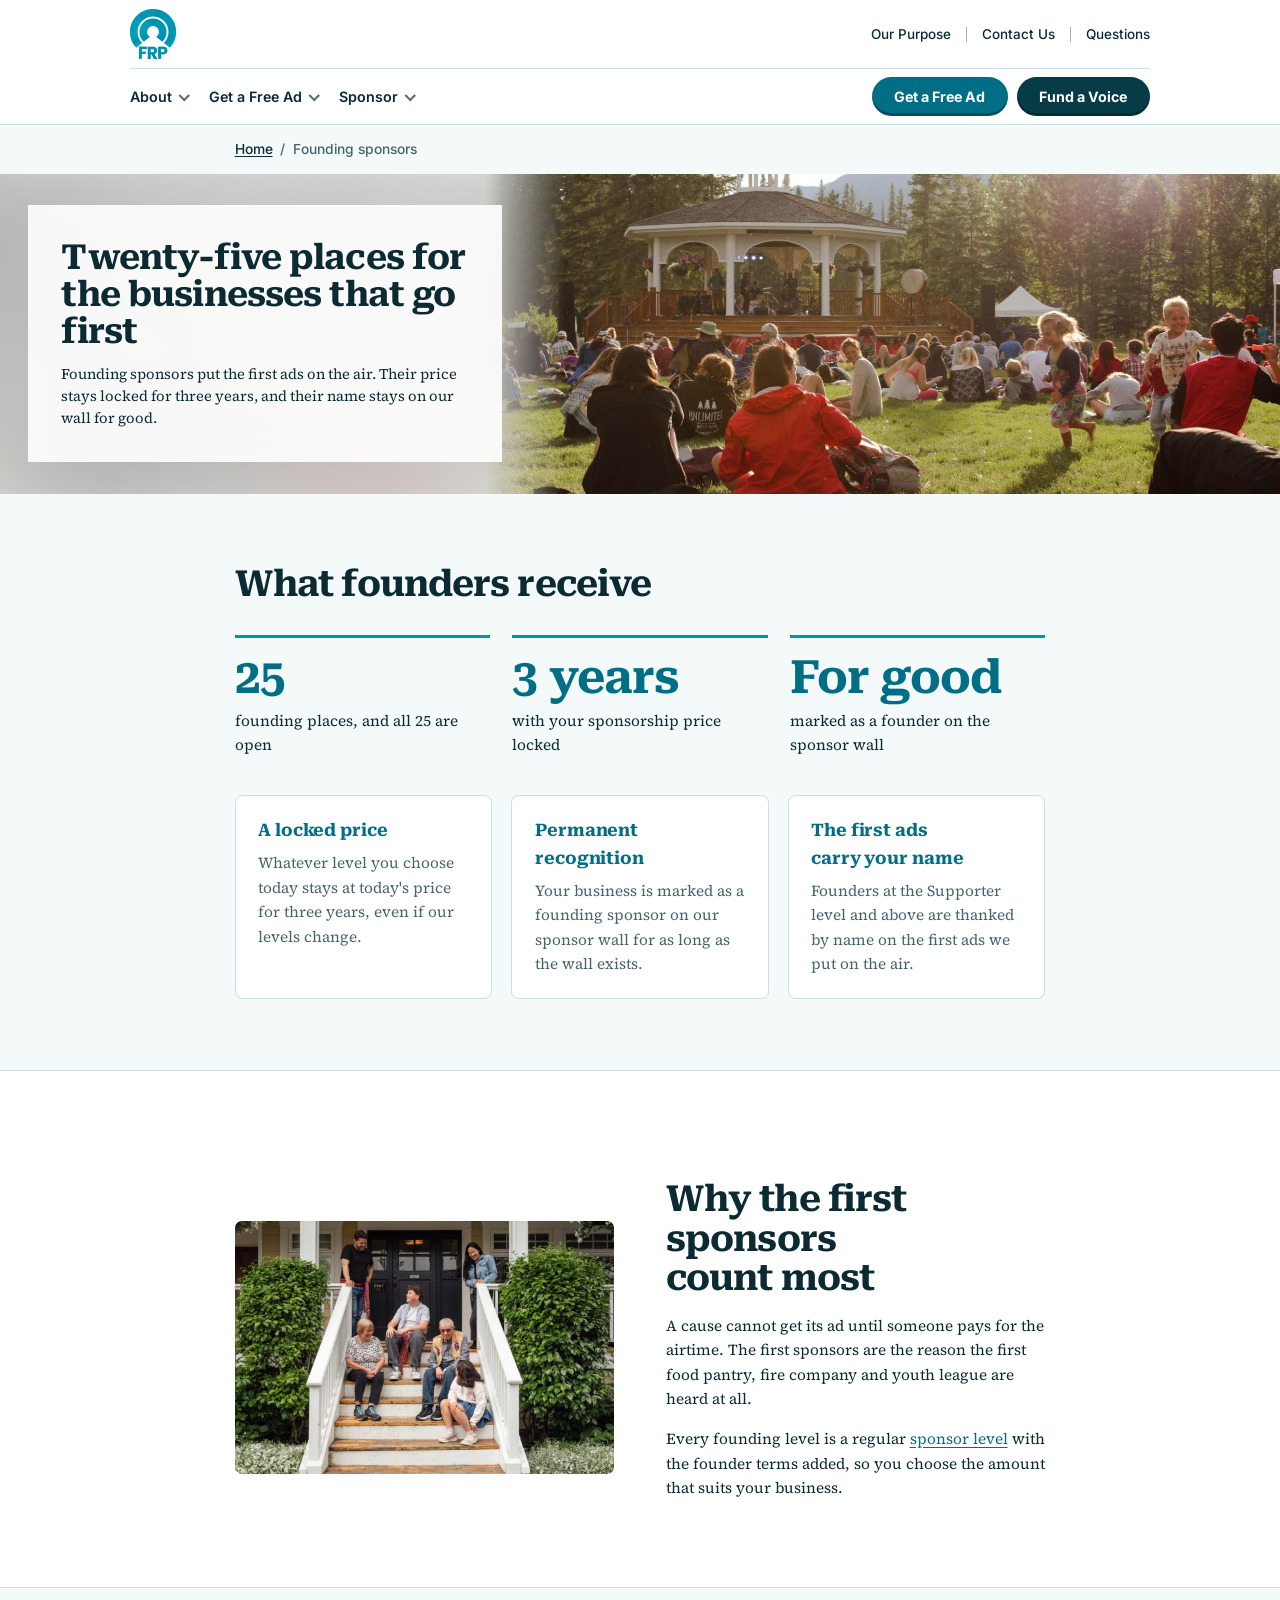
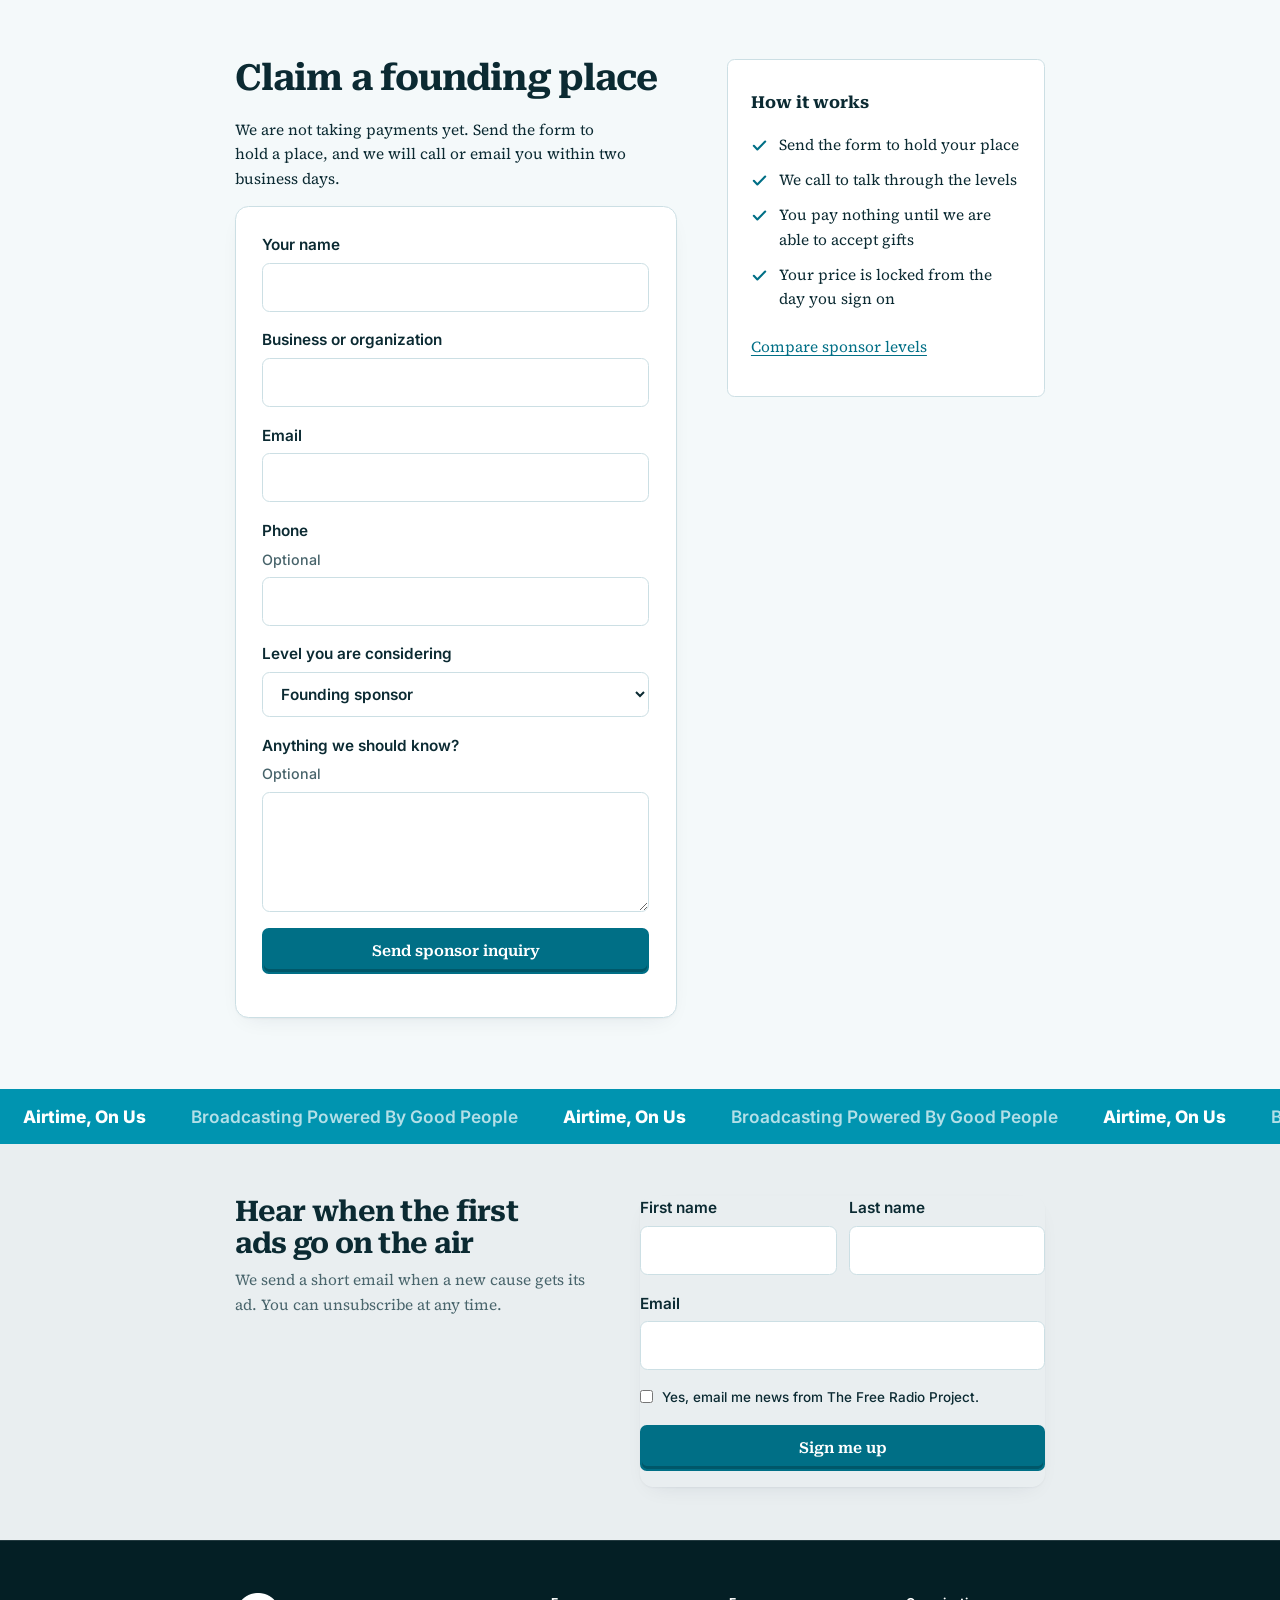
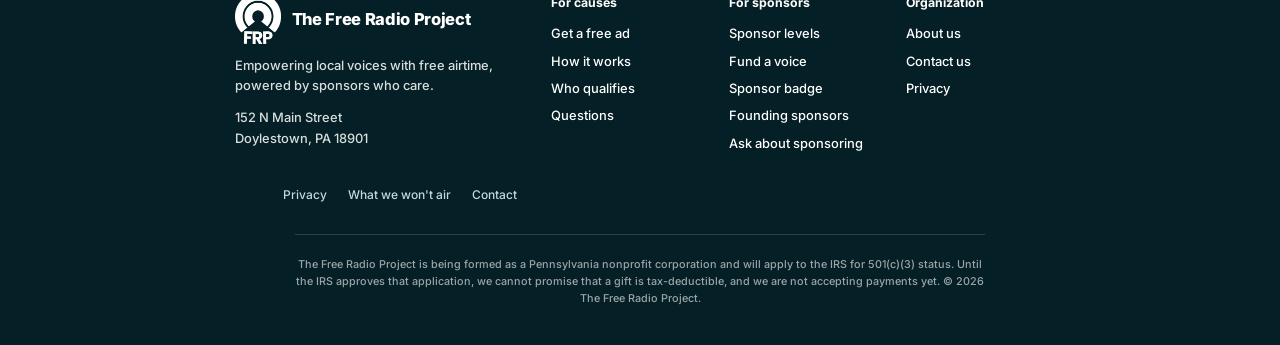
<file: founding-sponsors.html>
<!doctype html>
<html lang="en"><head><script>if(location.hostname.slice(-20)==="freeradioproject.com"){location.replace("https://freeradioproject.org"+location.pathname+location.search+location.hash)}</script><meta charset="utf-8"><meta name="viewport" content="width=device-width,initial-scale=1">
<title>Founding sponsors | The Free Radio Project</title><meta name="description" content="The first 25 businesses to sponsor The Free Radio Project keep their price for three years and stay marked as founders for good.">
<meta property="og:title" content="Founding sponsors | The Free Radio Project"><meta property="og:description" content="The first 25 businesses to sponsor The Free Radio Project keep their price for three years and stay marked as founders for good."><meta property="og:type" content="website"><meta property="og:url" content="https://freeradioproject.org/founding-sponsors.html">
<link rel="icon" href="favicon.png" type="image/png"><meta name="theme-color" content="#0094B0"><link rel="canonical" href="https://freeradioproject.org/founding-sponsors.html">
<link rel="stylesheet" href="styles.css"></head><body>
<a class="skip" href="#main">Skip to content</a>
<div class="bar"><header class="wrap top"><div class="top-row"><a class="brand" href="index.html"><img src="logo.png" alt="The Free Radio Project" width="50" height="56"></a><div class="util"><a href="about.html">Our Purpose</a><a href="contact.html">Contact Us</a><a href="questions.html">Questions</a></div></div><div class="nav-row"><nav class="nav" aria-label="Main"><div class="menu"><button type="button" aria-expanded="false">About</button><div class="sub"><a href="about.html">Our purpose</a><a href="how-it-works.html">How it works</a><a href="about.html#founder">Founder</a><a href="questions.html">Questions</a><a href="contact.html">Contact</a></div></div><div class="menu"><button type="button" aria-expanded="false">Get a Free Ad</button><div class="sub"><a href="who-qualifies.html">Who qualifies</a><a href="apply.html">Apply</a><a href="who-qualifies.html#wont-air">What we won't air</a><a href="questions.html#causes">Questions</a></div></div><div class="menu"><button type="button" aria-expanded="false">Sponsor</button><div class="sub"><a href="sponsors.html">Sponsor levels</a><a href="voices.html">Fund a voice</a><a href="founding-sponsors.html">Founding sponsors</a><a href="sponsor-badge.html">Sponsor badge</a></div></div></nav><div class="top-cta"><a class="btn small" href="apply.html">Get a Free Ad</a><a class="btn small alt" href="voices.html">Fund a Voice</a></div></div></header></div>
<main id="main"><div class="wrap crumb"><a href="index.html">Home</a><span aria-hidden="true">/</span>Founding sponsors</div><div class="hero-full inner"><img class="hero-blur" src="img/gazebo.jpg" alt="" aria-hidden="true"><picture><img class="hero-bg" src="img/gazebo.jpg" alt="Families on a lawn listening to a band at a town gazebo" style="object-position:50% 60%"></picture><div class="hero-in"><div class="hero-card"><h1>Twenty-five places for the businesses that go first</h1><p class="lede">Founding sponsors put the first ads on the air. Their price stays locked for three years, and their name stays on our wall for good.</p></div></div></div>
<section><div class="wrap">
<h2>What founders receive</h2>
<div class="stats"><div class="stat"><b>25</b><span>founding places, and all 25 are open</span></div><div class="stat"><b>3 years</b><span>with your sponsorship price locked</span></div><div class="stat"><b>For good</b><span>marked as a founder on the sponsor wall</span></div></div>
<div class="cards3" style="margin-top:2.5rem">
<div class="card"><h3>A locked price</h3><p>Whatever level you choose today stays at today's price for three years, even if our levels change.</p></div>
<div class="card"><h3>Permanent recognition</h3><p>Your business is marked as a founding sponsor on our sponsor wall for as long as the wall exists.</p></div>
<div class="card"><h3>The first ads carry your name</h3><p>Founders at the Supporter level and above are thanked by name on the first ads we put on the air.</p></div>
</div>
</div></section>
<section class="tint"><div class="wrap">
<div class="split"><img loading="lazy" src="img/porch.jpg" alt="Three generations of a family talking on their front porch steps"><div><h2>Why the first sponsors count most</h2><p>A cause cannot get its ad until someone pays for the airtime. The first sponsors are the reason the first food pantry, fire company and youth league are heard at all.</p><p>Every founding level is a regular <a href="sponsors.html">sponsor level</a> with the founder terms added, so you choose the amount that suits your business.</p></div></div>
</div></section>
<section><div class="wrap apply-grid">
<div><h2>Claim a founding place</h2><p>We are not taking payments yet. Send the form to hold a place, and we will call or email you within two business days.</p><form data-form="sponsor" data-done="Thank you. We will call or email you within two business days.">
<label>Your name<input name="name" autocomplete="name" required></label>
<label>Business or organization<input name="organization" autocomplete="organization" required></label>
<label>Email<input type="email" name="email" autocomplete="email" required></label>
<label>Phone<span>Optional</span><input type="tel" name="phone" autocomplete="tel"></label>
<label>Level you are considering<select name="level"><option>Not sure yet</option><option selected>Founding sponsor</option><option>Neighbor</option><option>Supporter</option><option>Champion</option><option>Presenting</option><option>Fund an ad</option></select></label>
<label>Anything we should know?<span>Optional</span><textarea name="message"></textarea></label>
<div class="hp" aria-hidden="true"><label>Website<input name="website" tabindex="-1" autocomplete="off"></label></div>
<button class="btn" type="submit">Send sponsor inquiry</button><p class="status" role="status"></p>
</form></div>
<aside class="side"><h3>How it works</h3><ul class="checks"><li>Send the form to hold your place</li><li>We call to talk through the levels</li><li>You pay nothing until we are able to accept gifts</li><li>Your price is locked from the day you sign on</li></ul><p><a href="sponsors.html">Compare sponsor levels</a></p></aside>
</div></section></main>
<div class="ticker" aria-hidden="true"><div><span>Airtime, On Us</span><span>Broadcasting Powered By Good People</span><span>Airtime, On Us</span><span>Broadcasting Powered By Good People</span><span>Airtime, On Us</span><span>Broadcasting Powered By Good People</span><span>Airtime, On Us</span><span>Broadcasting Powered By Good People</span><span>Airtime, On Us</span><span>Broadcasting Powered By Good People</span><span>Airtime, On Us</span><span>Broadcasting Powered By Good People</span></div></div>
<section class="signup"><div class="wrap"><div><h2>Hear when the first ads go on the air</h2><p>We send a short email when a new cause gets its ad. You can unsubscribe at any time.</p></div>
<form data-form="newsletter" data-done="Thank you. You are on the list.">
<div class="two"><label>First name<input name="first_name" autocomplete="given-name" required></label><label>Last name<input name="last_name" autocomplete="family-name" required></label></div>
<label>Email<input type="email" name="email" autocomplete="email" required></label>
<label class="check"><input type="checkbox" name="consent" value="yes" required><span>Yes, email me news from The Free Radio Project.</span></label>
<div class="hp" aria-hidden="true"><label>Leave this empty<input name="website" tabindex="-1" autocomplete="off"></label></div>
<button class="btn" type="submit">Sign me up</button><p class="status" role="status"></p>
</form></div></section>
<footer><div class="wrap"><div class="cols">
<div><a class="brand" href="index.html"><img src="logo-white.png" alt="" width="58" height="64">The Free Radio Project</a><p>Empowering local voices with free airtime, powered by sponsors who care.</p><p>152 N Main Street<br>Doylestown, PA 18901</p></div>
<div><h4>For causes</h4><ul><li><a href="apply.html">Get a free ad</a></li><li><a href="how-it-works.html">How it works</a></li><li><a href="who-qualifies.html">Who qualifies</a></li><li><a href="questions.html">Questions</a></li></ul></div>
<div><h4>For sponsors</h4><ul><li><a href="sponsors.html">Sponsor levels</a></li><li><a href="voices.html">Fund a voice</a></li><li><a href="sponsor-badge.html">Sponsor badge</a></li><li><a href="founding-sponsors.html">Founding sponsors</a></li><li><a href="sponsors.html#ask">Ask about sponsoring</a></li></ul></div>
<div><h4>Organization</h4><ul><li><a href="about.html">About us</a></li><li><a href="contact.html">Contact us</a></li><li><a href="privacy.html">Privacy</a></li></ul></div>
</div><p class="legal"><a href="privacy.html">Privacy</a><a href="who-qualifies.html#wont-air">What we won't air</a><a href="contact.html">Contact</a></p><small>The Free Radio Project is being formed as a Pennsylvania nonprofit corporation and will apply to the IRS for 501(c)(3) status. Until the IRS approves that application, we cannot promise that a gift is tax-deductible, and we are not accepting payments yet. &copy; 2026 The Free Radio Project.</small></div></footer>
<script>window.HMFF_FORM_ENDPOINT="https://hook.us2.make.com/hjlm2qmpsatp27aw465t7ad369q92t67";window.FRP_VOICES={waiting:[],onair:[]};</script><script src="site.js"></script></body></html>
</file>
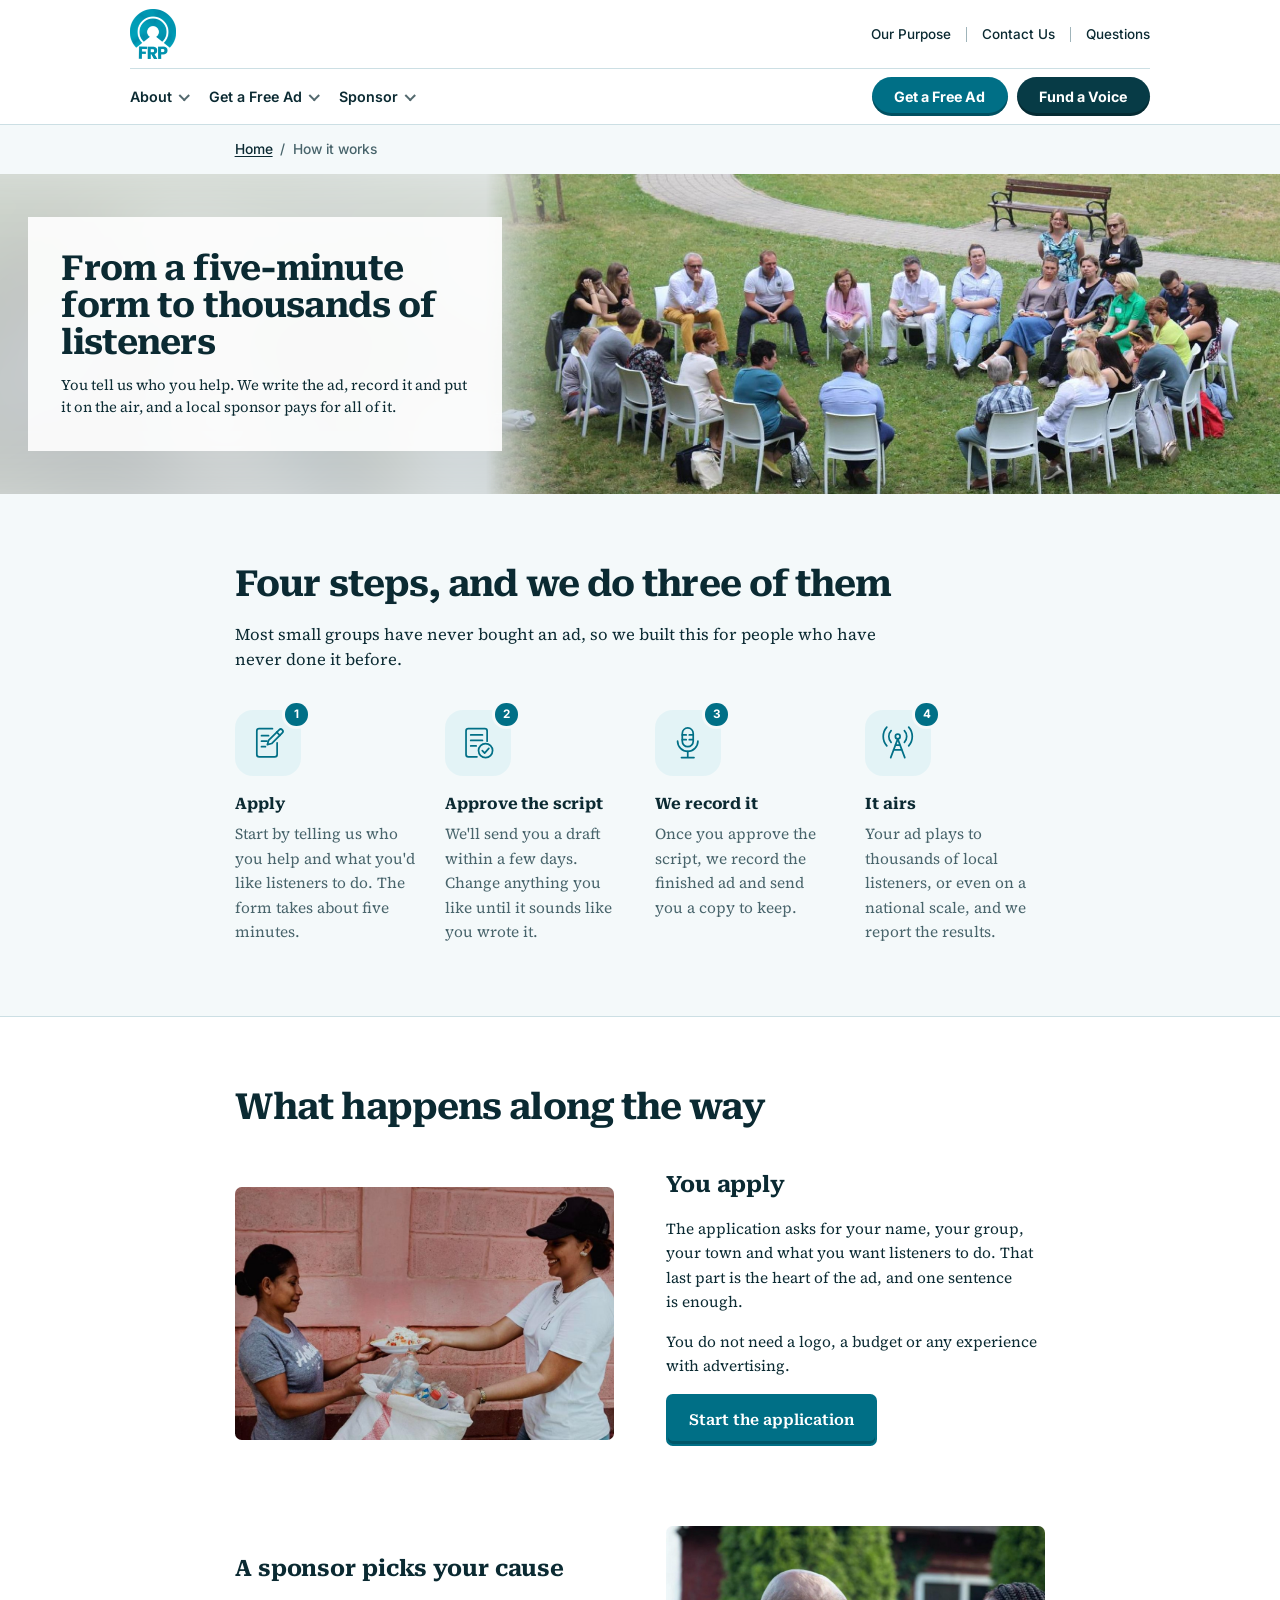
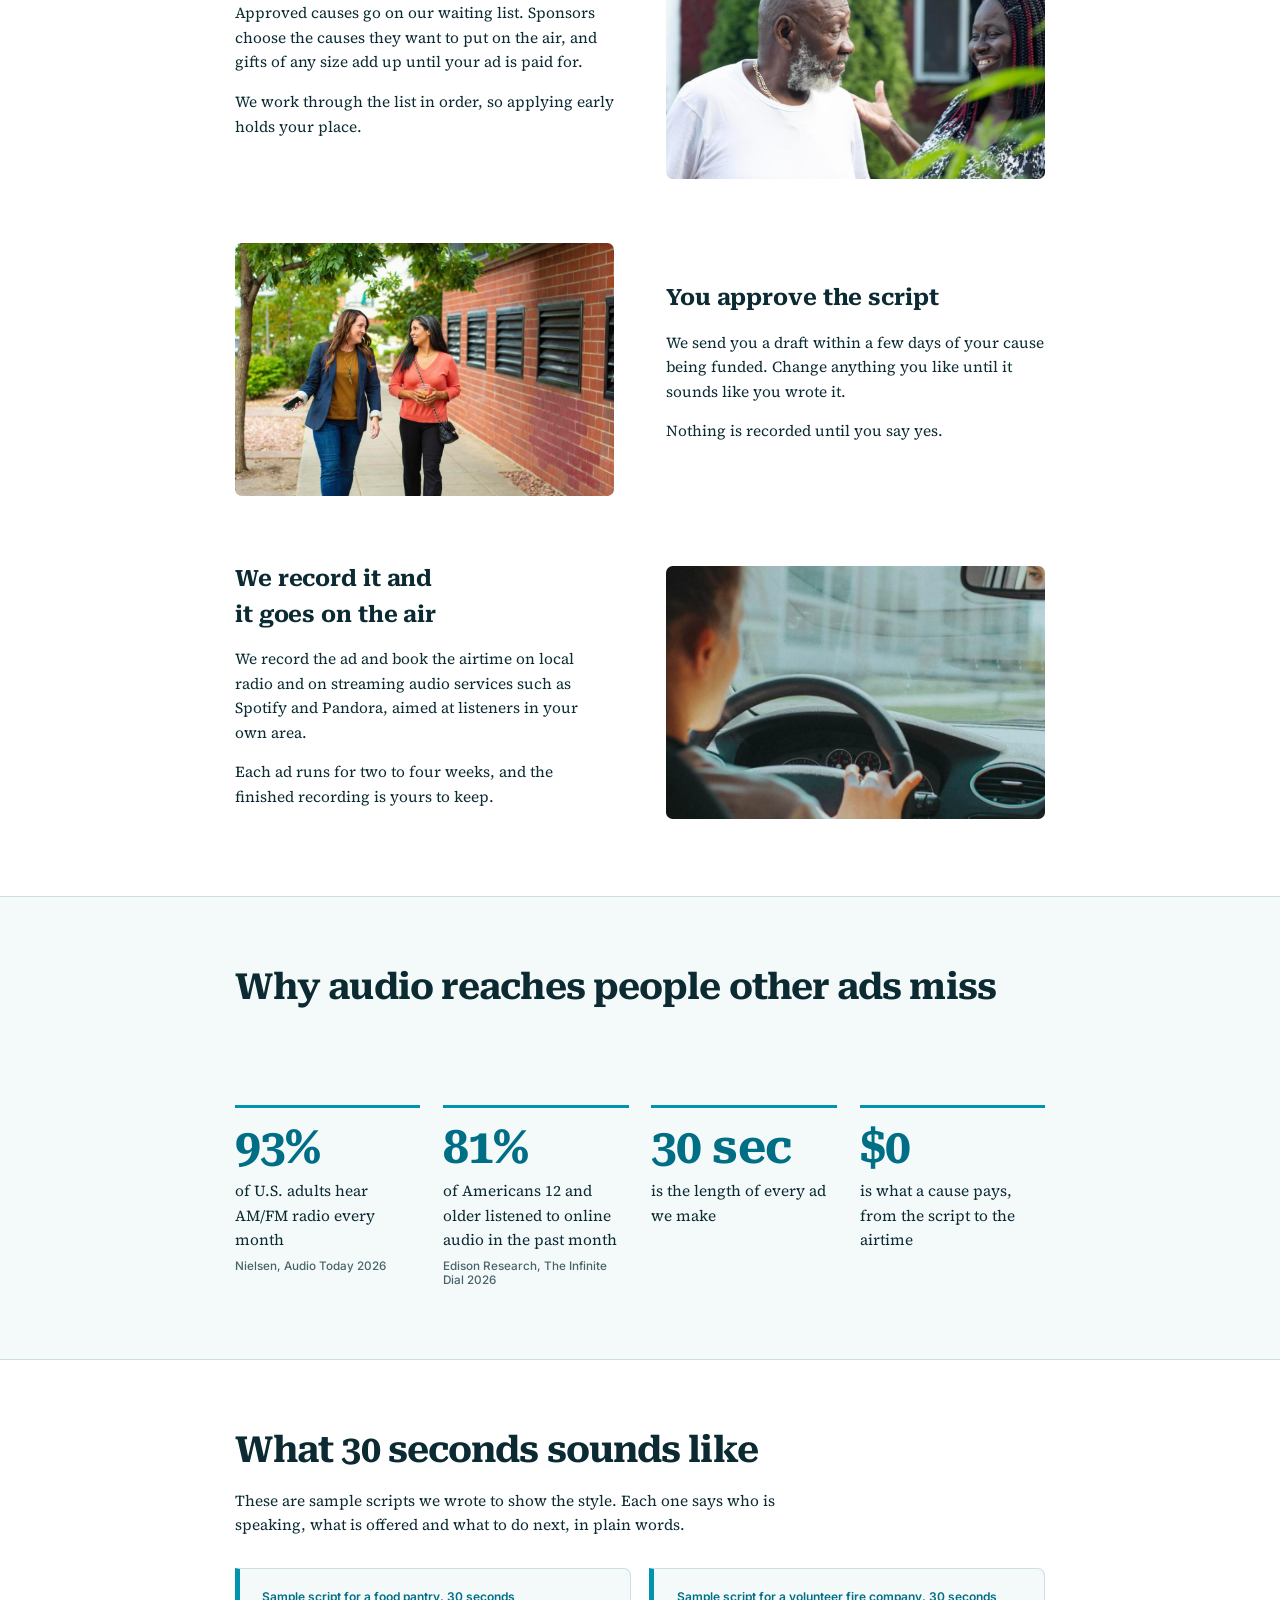
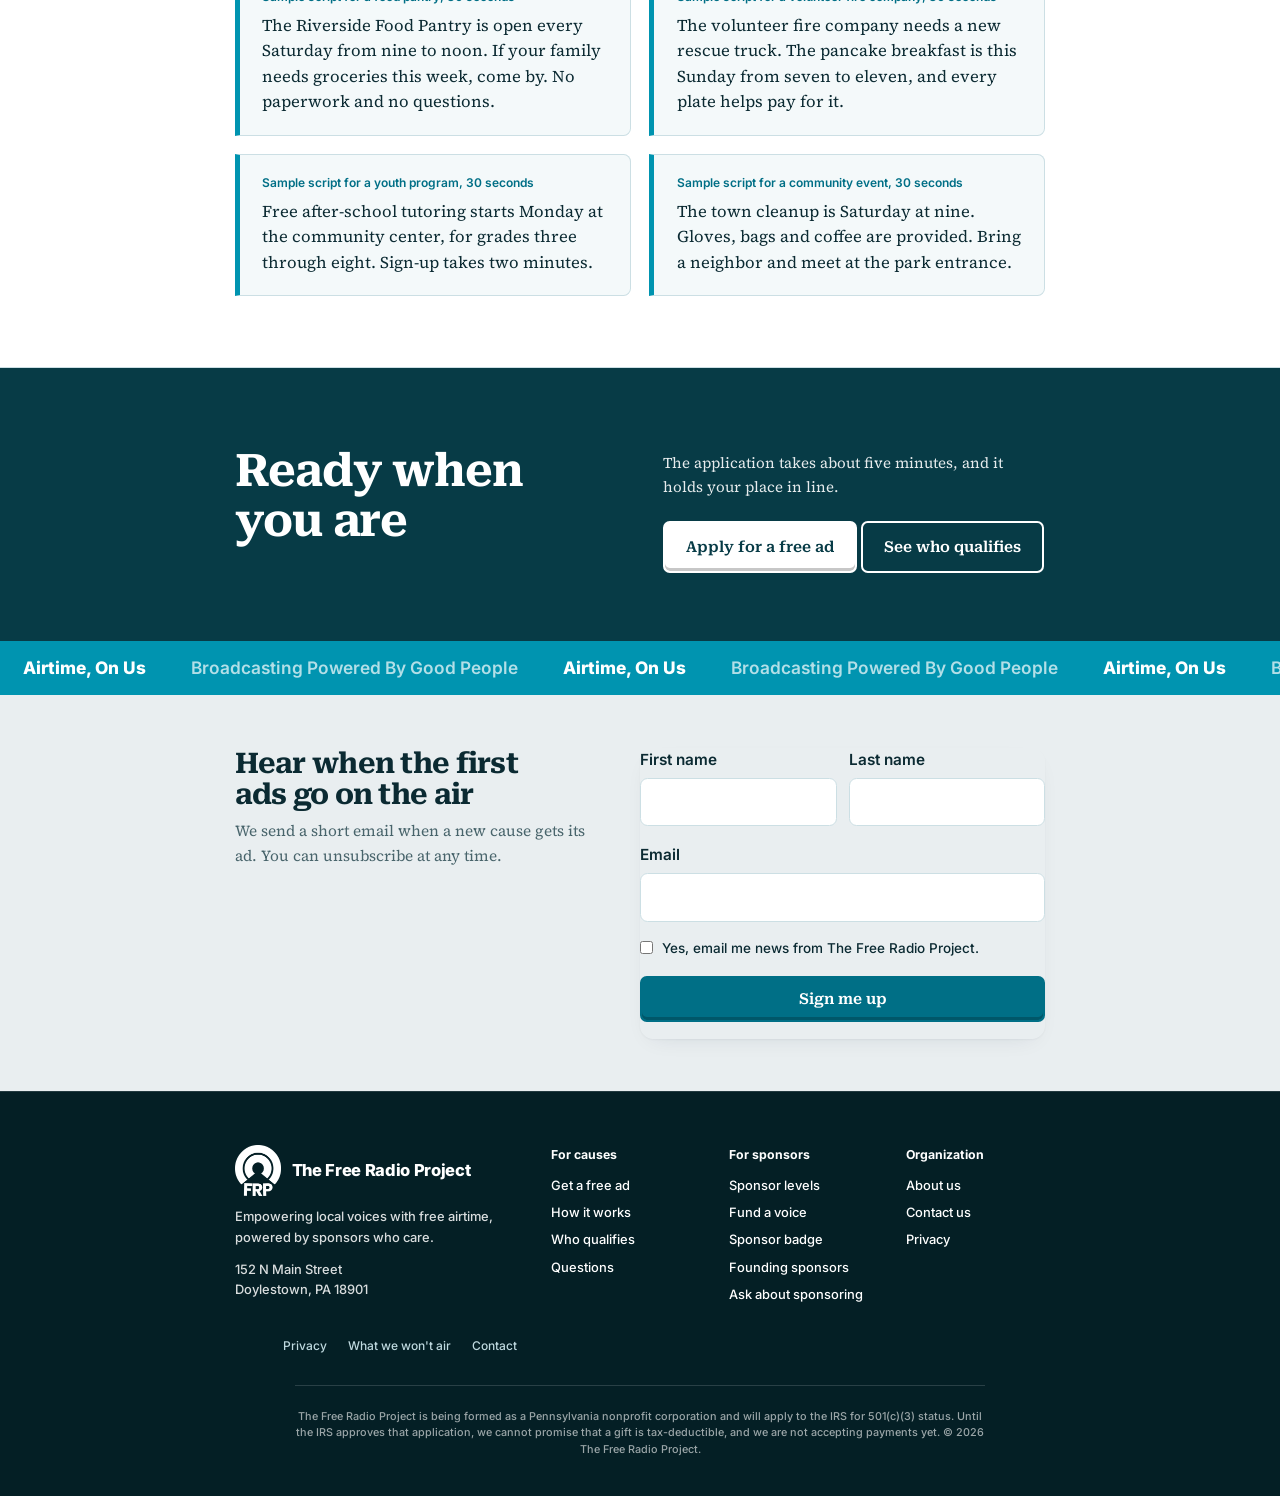
<file: how-it-works.html>
<!doctype html>
<html lang="en"><head><script>if(location.hostname.slice(-20)==="freeradioproject.com"){location.replace("https://freeradioproject.org"+location.pathname+location.search+location.hash)}</script><meta charset="utf-8"><meta name="viewport" content="width=device-width,initial-scale=1">
<title>How it works | The Free Radio Project</title><meta name="description" content="How a local cause goes from a five-minute application to a radio ad on the air, at no cost.">
<meta property="og:title" content="How it works | The Free Radio Project"><meta property="og:description" content="How a local cause goes from a five-minute application to a radio ad on the air, at no cost."><meta property="og:type" content="website"><meta property="og:url" content="https://freeradioproject.org/how-it-works.html">
<link rel="icon" href="favicon.png" type="image/png"><meta name="theme-color" content="#0094B0"><link rel="canonical" href="https://freeradioproject.org/how-it-works.html">
<link rel="stylesheet" href="styles.css"></head><body>
<a class="skip" href="#main">Skip to content</a>
<div class="bar"><header class="wrap top"><div class="top-row"><a class="brand" href="index.html"><img src="logo.png" alt="The Free Radio Project" width="50" height="56"></a><div class="util"><a href="about.html">Our Purpose</a><a href="contact.html">Contact Us</a><a href="questions.html">Questions</a></div></div><div class="nav-row"><nav class="nav" aria-label="Main"><div class="menu"><button type="button" aria-expanded="false">About</button><div class="sub"><a href="about.html">Our purpose</a><a href="how-it-works.html">How it works</a><a href="about.html#founder">Founder</a><a href="questions.html">Questions</a><a href="contact.html">Contact</a></div></div><div class="menu"><button type="button" aria-expanded="false">Get a Free Ad</button><div class="sub"><a href="who-qualifies.html">Who qualifies</a><a href="apply.html">Apply</a><a href="who-qualifies.html#wont-air">What we won't air</a><a href="questions.html#causes">Questions</a></div></div><div class="menu"><button type="button" aria-expanded="false">Sponsor</button><div class="sub"><a href="sponsors.html">Sponsor levels</a><a href="voices.html">Fund a voice</a><a href="founding-sponsors.html">Founding sponsors</a><a href="sponsor-badge.html">Sponsor badge</a></div></div></nav><div class="top-cta"><a class="btn small" href="apply.html">Get a Free Ad</a><a class="btn small alt" href="voices.html">Fund a Voice</a></div></div></header></div>
<main id="main"><div class="wrap crumb"><a href="index.html">Home</a><span aria-hidden="true">/</span>How it works</div><div class="hero-full inner"><img class="hero-blur" src="img/circle.jpg" alt="" aria-hidden="true"><picture><img class="hero-bg" src="img/circle.jpg" alt="Neighbors sitting in a circle of chairs on a lawn, talking" style="object-position:50% 45%"></picture><div class="hero-in"><div class="hero-card"><h1>From a five-minute form to thousands of listeners</h1><p class="lede">You tell us who you help. We write the ad, record it and put it on the air, and a local sponsor pays for all of it.</p></div></div></div>
<section><div class="wrap">
<h2>Four steps, and we do three of them</h2>
<p class="how-lede">Most small groups have never bought an ad, so we built this for people who have never done it before.</p>
<ol class="steps icons"><li><span class="step-ico"><svg class="ico" viewBox="0 0 48 48" width="48" height="48" fill="none" stroke="currentColor" stroke-width="2.2" stroke-linecap="round" stroke-linejoin="round" aria-hidden="true"><path d="M30 6H13a3 3 0 0 0-3 3v30a3 3 0 0 0 3 3h20a3 3 0 0 0 3-3V24"/><path d="M16 15h9M16 22h7M16 29h5"/><path d="M38.6 7.4a2.8 2.8 0 0 1 4 4L29 25l-5.5 1.5L25 21z"/><path d="M35.5 10.5l4 4"/></svg></span><h3>Apply</h3><p>Start by telling us who you help and what you'd like listeners to do. The form takes about five minutes.</p></li><li><span class="step-ico"><svg class="ico" viewBox="0 0 48 48" width="48" height="48" fill="none" stroke="currentColor" stroke-width="2.2" stroke-linecap="round" stroke-linejoin="round" aria-hidden="true"><path d="M36 22V9a3 3 0 0 0-3-3H12a3 3 0 0 0-3 3v30a3 3 0 0 0 3 3h11"/><path d="M15 14h15M15 21h15M15 28h7"/><circle cx="34" cy="34" r="9"/><path d="M29.8 34.2l3 3 5.4-6"/></svg></span><h3>Approve the script</h3><p>We'll send you a draft within a few days. Change anything you like until it sounds like you wrote it.</p></li><li><span class="step-ico"><svg class="ico" viewBox="0 0 48 48" width="48" height="48" fill="none" stroke="currentColor" stroke-width="2.2" stroke-linecap="round" stroke-linejoin="round" aria-hidden="true"><rect x="17" y="5" width="14" height="24" rx="7"/><path d="M17 14h5M17 20h5M26 14h5M26 20h5"/><path d="M11 22a13 13 0 0 0 26 0"/><path d="M24 35v8M16 43h16"/></svg></span><h3>We record it</h3><p>Once you approve the script, we record the finished ad and send you a copy to keep.</p></li><li><span class="step-ico"><svg class="ico" viewBox="0 0 48 48" width="48" height="48" fill="none" stroke="currentColor" stroke-width="2.2" stroke-linecap="round" stroke-linejoin="round" aria-hidden="true"><circle cx="24" cy="16" r="3"/><path d="M24 19l-9 24M24 19l9 24M18.5 33h11M20.800 27h6.400"/><path d="M15.5 8.500a11 11 0 0 0 0 15M32.500 8.500a11 11 0 0 1 0 15"/><path d="M10 4a18 18 0 0 0 0 24M38 4a18 18 0 0 1 0 24"/></svg></span><h3>It airs</h3><p>Your ad plays to thousands of local listeners, or even on a national scale, and we report the results.</p></li></ol>
</div></section>
<section class="tint"><div class="wrap">
<h2>What happens along the way</h2>
<div class="split"><img loading="lazy" src="img/give.jpg" alt="A volunteer smiling as she hands a plate of food to a neighbor"><div><h3>You apply</h3><p>The application asks for your name, your group, your town and what you want listeners to do. That last part is the heart of the ad, and one sentence is enough.</p><p>You do not need a logo, a budget or any experience with advertising.</p><p><a class="btn" href="apply.html">Start the application</a></p></div></div><div class="split flip"><img loading="lazy" src="img/porchtalk.jpg" alt="Two neighbors talking and smiling outside a house"><div><h3>A sponsor picks your cause</h3><p>Approved causes go on our waiting list. Sponsors choose the causes they want to put on the air, and gifts of any size add up until your ad is paid for.</p><p>We work through the list in order, so applying early holds your place.</p></div></div><div class="split"><img loading="lazy" src="img/walk.jpg" alt="Two women walking and talking on a neighborhood sidewalk"><div><h3>You approve the script</h3><p>We send you a draft within a few days of your cause being funded. Change anything you like until it sounds like you wrote it.</p><p>Nothing is recorded until you say yes.</p></div></div><div class="split flip"><img loading="lazy" src="img/drive.jpg" alt="A driver on the road with the radio on"><div><h3>We record it and it goes on the air</h3><p>We record the ad and book the airtime on local radio and on streaming audio services such as Spotify and Pandora, aimed at listeners in your own area.</p><p>Each ad runs for two to four weeks, and the finished recording is yours to keep.</p></div></div>
</div></section>
<section><div class="wrap">
<h2>Why audio reaches people other ads miss</h2>
<p class="measure">People listen in the car, in the kitchen and at work, which is where a neighbor is most likely to hear about a food pantry three streets away.</p>
<div class="stats"><div class="stat"><b>93%</b><span>of U.S. adults hear AM/FM radio every month</span><small>Nielsen, Audio Today 2026</small></div><div class="stat"><b>81%</b><span>of Americans 12 and older listened to online audio in the past month</span><small>Edison Research, The Infinite Dial 2026</small></div><div class="stat"><b>30 sec</b><span>is the length of every ad we make</span></div><div class="stat"><b>$0</b><span>is what a cause pays, from the script to the airtime</span></div></div>
</div></section>
<section class="tint"><div class="wrap">
<h2>What 30 seconds sounds like</h2>
<p class="measure">These are sample scripts we wrote to show the style. Each one says who is speaking, what is offered and what to do next, in plain words.</p>
<div class="scripts"><figure class="script"><figcaption>Sample script for a food pantry, 30 seconds</figcaption><blockquote>The Riverside Food Pantry is open every Saturday from nine to noon. If your family needs groceries this week, come by. No paperwork and no questions.</blockquote></figure><figure class="script"><figcaption>Sample script for a volunteer fire company, 30 seconds</figcaption><blockquote>The volunteer fire company needs a new rescue truck. The pancake breakfast is this Sunday from seven to eleven, and every plate helps pay for it.</blockquote></figure><figure class="script"><figcaption>Sample script for a youth program, 30 seconds</figcaption><blockquote>Free after-school tutoring starts Monday at the community center, for grades three through eight. Sign-up takes two minutes.</blockquote></figure><figure class="script"><figcaption>Sample script for a community event, 30 seconds</figcaption><blockquote>The town cleanup is Saturday at nine. Gloves, bags and coffee are provided. Bring a neighbor and meet at the park entrance.</blockquote></figure></div>
</div></section>
<section class="band cta"><div class="wrap"><div><h2>Ready when you are</h2></div><div><p>The application takes about five minutes, and it holds your place in line.</p><a class="btn" href="apply.html">Apply for a free ad</a> <a class="btn ghost" href="who-qualifies.html">See who qualifies</a></div></div></section></main>
<div class="ticker" aria-hidden="true"><div><span>Airtime, On Us</span><span>Broadcasting Powered By Good People</span><span>Airtime, On Us</span><span>Broadcasting Powered By Good People</span><span>Airtime, On Us</span><span>Broadcasting Powered By Good People</span><span>Airtime, On Us</span><span>Broadcasting Powered By Good People</span><span>Airtime, On Us</span><span>Broadcasting Powered By Good People</span><span>Airtime, On Us</span><span>Broadcasting Powered By Good People</span></div></div>
<section class="signup"><div class="wrap"><div><h2>Hear when the first ads go on the air</h2><p>We send a short email when a new cause gets its ad. You can unsubscribe at any time.</p></div>
<form data-form="newsletter" data-done="Thank you. You are on the list.">
<div class="two"><label>First name<input name="first_name" autocomplete="given-name" required></label><label>Last name<input name="last_name" autocomplete="family-name" required></label></div>
<label>Email<input type="email" name="email" autocomplete="email" required></label>
<label class="check"><input type="checkbox" name="consent" value="yes" required><span>Yes, email me news from The Free Radio Project.</span></label>
<div class="hp" aria-hidden="true"><label>Leave this empty<input name="website" tabindex="-1" autocomplete="off"></label></div>
<button class="btn" type="submit">Sign me up</button><p class="status" role="status"></p>
</form></div></section>
<footer><div class="wrap"><div class="cols">
<div><a class="brand" href="index.html"><img src="logo-white.png" alt="" width="58" height="64">The Free Radio Project</a><p>Empowering local voices with free airtime, powered by sponsors who care.</p><p>152 N Main Street<br>Doylestown, PA 18901</p></div>
<div><h4>For causes</h4><ul><li><a href="apply.html">Get a free ad</a></li><li><a href="how-it-works.html">How it works</a></li><li><a href="who-qualifies.html">Who qualifies</a></li><li><a href="questions.html">Questions</a></li></ul></div>
<div><h4>For sponsors</h4><ul><li><a href="sponsors.html">Sponsor levels</a></li><li><a href="voices.html">Fund a voice</a></li><li><a href="sponsor-badge.html">Sponsor badge</a></li><li><a href="founding-sponsors.html">Founding sponsors</a></li><li><a href="sponsors.html#ask">Ask about sponsoring</a></li></ul></div>
<div><h4>Organization</h4><ul><li><a href="about.html">About us</a></li><li><a href="contact.html">Contact us</a></li><li><a href="privacy.html">Privacy</a></li></ul></div>
</div><p class="legal"><a href="privacy.html">Privacy</a><a href="who-qualifies.html#wont-air">What we won't air</a><a href="contact.html">Contact</a></p><small>The Free Radio Project is being formed as a Pennsylvania nonprofit corporation and will apply to the IRS for 501(c)(3) status. Until the IRS approves that application, we cannot promise that a gift is tax-deductible, and we are not accepting payments yet. &copy; 2026 The Free Radio Project.</small></div></footer>
<script>window.HMFF_FORM_ENDPOINT="https://hook.us2.make.com/hjlm2qmpsatp27aw465t7ad369q92t67";window.FRP_VOICES={waiting:[],onair:[]};</script><script src="site.js"></script></body></html>
</file>
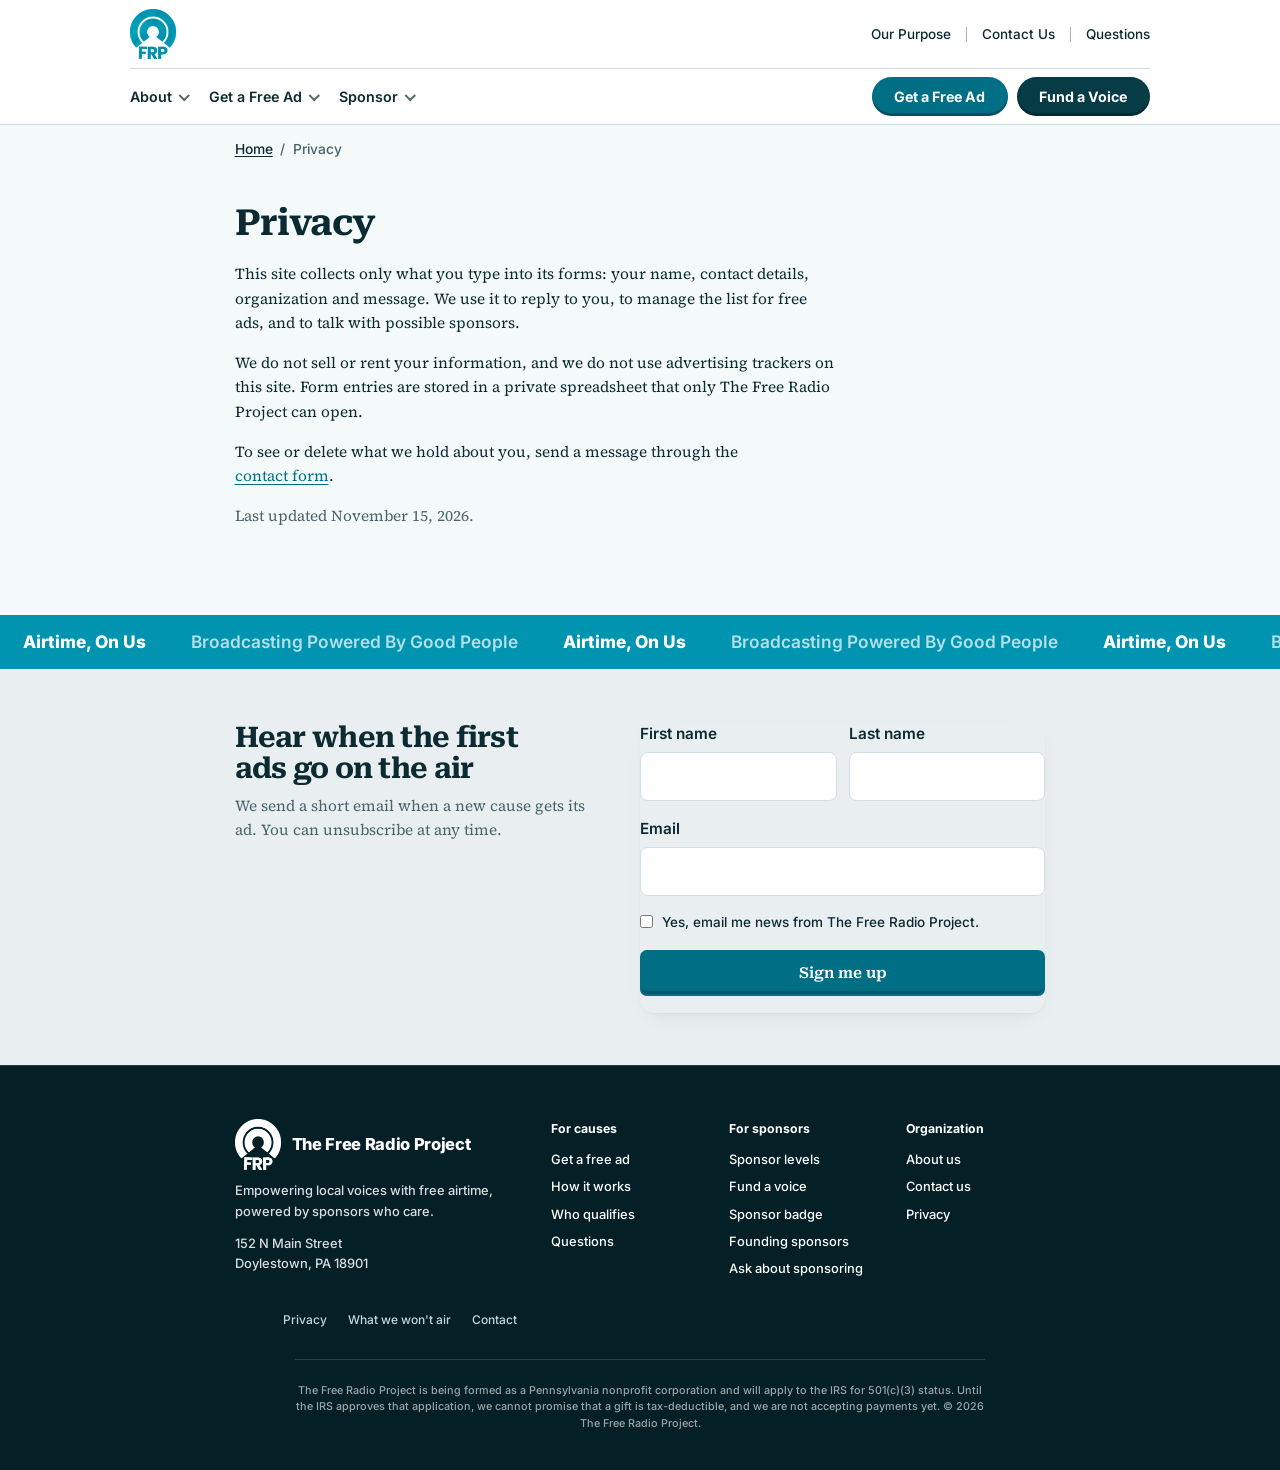
<file: privacy.html>
<!doctype html>
<html lang="en"><head><script>if(location.hostname.slice(-20)==="freeradioproject.com"){location.replace("https://freeradioproject.org"+location.pathname+location.search+location.hash)}</script><meta charset="utf-8"><meta name="viewport" content="width=device-width,initial-scale=1">
<title>Privacy | The Free Radio Project</title><meta name="description" content="What The Free Radio Project collects through this website and how it is used.">
<meta property="og:title" content="Privacy | The Free Radio Project"><meta property="og:description" content="What The Free Radio Project collects through this website and how it is used."><meta property="og:type" content="website"><meta property="og:url" content="https://freeradioproject.org/privacy.html">
<link rel="icon" href="favicon.png" type="image/png"><meta name="theme-color" content="#0094B0"><link rel="canonical" href="https://freeradioproject.org/privacy.html">
<link rel="stylesheet" href="styles.css"></head><body>
<a class="skip" href="#main">Skip to content</a>
<div class="bar"><header class="wrap top"><div class="top-row"><a class="brand" href="index.html"><img src="logo.png" alt="The Free Radio Project" width="50" height="56"></a><div class="util"><a href="about.html">Our Purpose</a><a href="contact.html">Contact Us</a><a href="questions.html">Questions</a></div></div><div class="nav-row"><nav class="nav" aria-label="Main"><div class="menu"><button type="button" aria-expanded="false">About</button><div class="sub"><a href="about.html">Our purpose</a><a href="how-it-works.html">How it works</a><a href="about.html#founder">Founder</a><a href="questions.html">Questions</a><a href="contact.html">Contact</a></div></div><div class="menu"><button type="button" aria-expanded="false">Get a Free Ad</button><div class="sub"><a href="who-qualifies.html">Who qualifies</a><a href="apply.html">Apply</a><a href="who-qualifies.html#wont-air">What we won't air</a><a href="questions.html#causes">Questions</a></div></div><div class="menu"><button type="button" aria-expanded="false">Sponsor</button><div class="sub"><a href="sponsors.html">Sponsor levels</a><a href="voices.html">Fund a voice</a><a href="founding-sponsors.html">Founding sponsors</a><a href="sponsor-badge.html">Sponsor badge</a></div></div></nav><div class="top-cta"><a class="btn small" href="apply.html">Get a Free Ad</a><a class="btn small alt" href="voices.html">Fund a Voice</a></div></div></header></div>
<main id="main"><div class="wrap crumb"><a href="index.html">Home</a><span aria-hidden="true">/</span>Privacy</div>
<div class="wrap"><section><h2>Privacy</h2><div class="measure">
<p>This site collects only what you type into its forms: your name, contact details, organization and message. We use it to reply to you, to manage the list for free ads, and to talk with possible sponsors.</p>
<p>We do not sell or rent your information, and we do not use advertising trackers on this site. Form entries are stored in a private spreadsheet that only The Free Radio Project can open.</p>
<p>To see or delete what we hold about you, send a message through the <a href="contact.html">contact form</a>.</p>
<p class="muted">Last updated November 15, 2026.</p></div></section></div></main>
<div class="ticker" aria-hidden="true"><div><span>Airtime, On Us</span><span>Broadcasting Powered By Good People</span><span>Airtime, On Us</span><span>Broadcasting Powered By Good People</span><span>Airtime, On Us</span><span>Broadcasting Powered By Good People</span><span>Airtime, On Us</span><span>Broadcasting Powered By Good People</span><span>Airtime, On Us</span><span>Broadcasting Powered By Good People</span><span>Airtime, On Us</span><span>Broadcasting Powered By Good People</span></div></div>
<section class="signup"><div class="wrap"><div><h2>Hear when the first ads go on the air</h2><p>We send a short email when a new cause gets its ad. You can unsubscribe at any time.</p></div>
<form data-form="newsletter" data-done="Thank you. You are on the list.">
<div class="two"><label>First name<input name="first_name" autocomplete="given-name" required></label><label>Last name<input name="last_name" autocomplete="family-name" required></label></div>
<label>Email<input type="email" name="email" autocomplete="email" required></label>
<label class="check"><input type="checkbox" name="consent" value="yes" required><span>Yes, email me news from The Free Radio Project.</span></label>
<div class="hp" aria-hidden="true"><label>Leave this empty<input name="website" tabindex="-1" autocomplete="off"></label></div>
<button class="btn" type="submit">Sign me up</button><p class="status" role="status"></p>
</form></div></section>
<footer><div class="wrap"><div class="cols">
<div><a class="brand" href="index.html"><img src="logo-white.png" alt="" width="58" height="64">The Free Radio Project</a><p>Empowering local voices with free airtime, powered by sponsors who care.</p><p>152 N Main Street<br>Doylestown, PA 18901</p></div>
<div><h4>For causes</h4><ul><li><a href="apply.html">Get a free ad</a></li><li><a href="how-it-works.html">How it works</a></li><li><a href="who-qualifies.html">Who qualifies</a></li><li><a href="questions.html">Questions</a></li></ul></div>
<div><h4>For sponsors</h4><ul><li><a href="sponsors.html">Sponsor levels</a></li><li><a href="voices.html">Fund a voice</a></li><li><a href="sponsor-badge.html">Sponsor badge</a></li><li><a href="founding-sponsors.html">Founding sponsors</a></li><li><a href="sponsors.html#ask">Ask about sponsoring</a></li></ul></div>
<div><h4>Organization</h4><ul><li><a href="about.html">About us</a></li><li><a href="contact.html">Contact us</a></li><li><a href="privacy.html">Privacy</a></li></ul></div>
</div><p class="legal"><a href="privacy.html">Privacy</a><a href="who-qualifies.html#wont-air">What we won't air</a><a href="contact.html">Contact</a></p><small>The Free Radio Project is being formed as a Pennsylvania nonprofit corporation and will apply to the IRS for 501(c)(3) status. Until the IRS approves that application, we cannot promise that a gift is tax-deductible, and we are not accepting payments yet. &copy; 2026 The Free Radio Project.</small></div></footer>
<script>window.HMFF_FORM_ENDPOINT="https://hook.us2.make.com/hjlm2qmpsatp27aw465t7ad369q92t67";window.FRP_VOICES={waiting:[],onair:[]};</script><script src="site.js"></script></body></html>
</file>
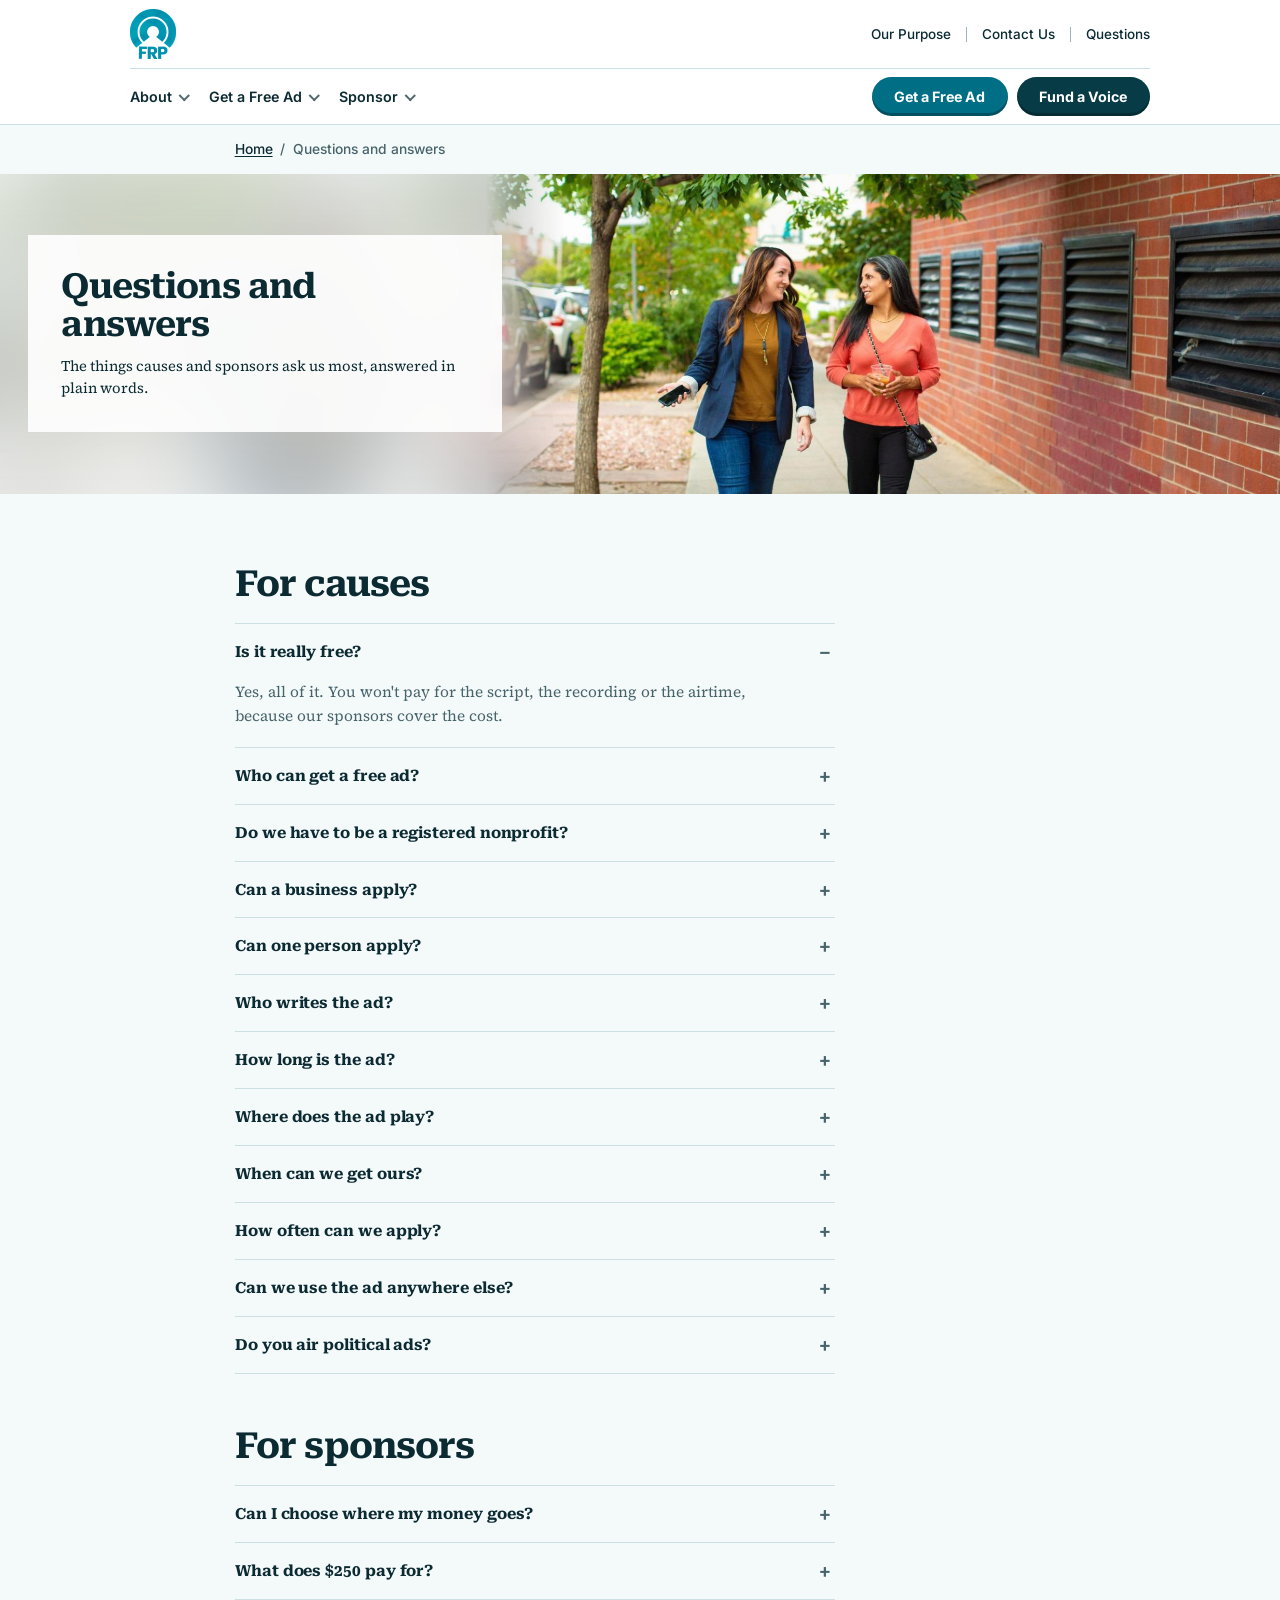
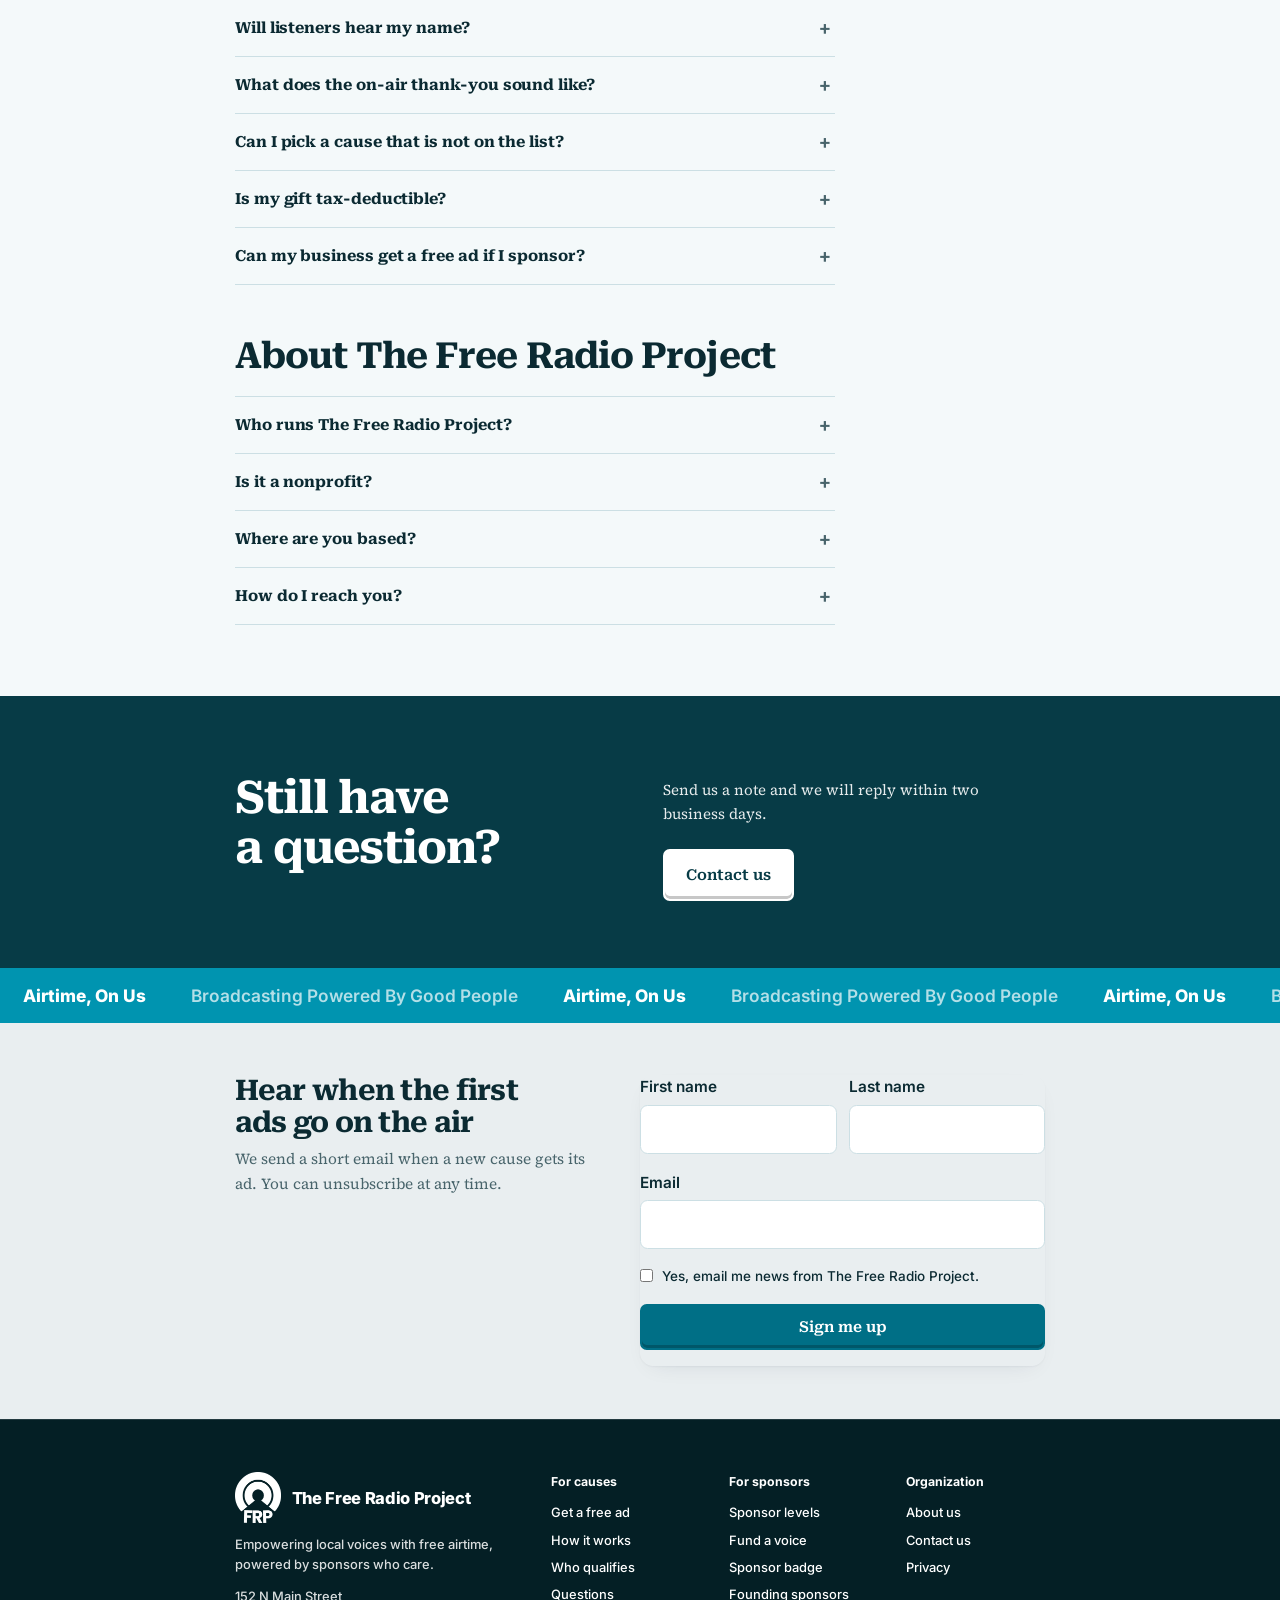
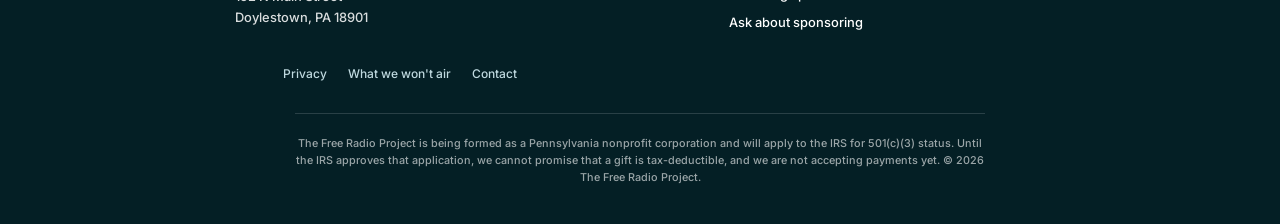
<file: questions.html>
<!doctype html>
<html lang="en"><head><script>if(location.hostname.slice(-20)==="freeradioproject.com"){location.replace("https://freeradioproject.org"+location.pathname+location.search+location.hash)}</script><meta charset="utf-8"><meta name="viewport" content="width=device-width,initial-scale=1">
<title>Questions and answers | The Free Radio Project</title><meta name="description" content="Answers for causes applying for a free radio ad and for businesses thinking about sponsoring.">
<meta property="og:title" content="Questions and answers | The Free Radio Project"><meta property="og:description" content="Answers for causes applying for a free radio ad and for businesses thinking about sponsoring."><meta property="og:type" content="website"><meta property="og:url" content="https://freeradioproject.org/questions.html">
<link rel="icon" href="favicon.png" type="image/png"><meta name="theme-color" content="#0094B0"><link rel="canonical" href="https://freeradioproject.org/questions.html">
<link rel="stylesheet" href="styles.css"></head><body>
<a class="skip" href="#main">Skip to content</a>
<div class="bar"><header class="wrap top"><div class="top-row"><a class="brand" href="index.html"><img src="logo.png" alt="The Free Radio Project" width="50" height="56"></a><div class="util"><a href="about.html">Our Purpose</a><a href="contact.html">Contact Us</a><a href="questions.html">Questions</a></div></div><div class="nav-row"><nav class="nav" aria-label="Main"><div class="menu"><button type="button" aria-expanded="false">About</button><div class="sub"><a href="about.html">Our purpose</a><a href="how-it-works.html">How it works</a><a href="about.html#founder">Founder</a><a href="questions.html">Questions</a><a href="contact.html">Contact</a></div></div><div class="menu"><button type="button" aria-expanded="false">Get a Free Ad</button><div class="sub"><a href="who-qualifies.html">Who qualifies</a><a href="apply.html">Apply</a><a href="who-qualifies.html#wont-air">What we won't air</a><a href="questions.html#causes">Questions</a></div></div><div class="menu"><button type="button" aria-expanded="false">Sponsor</button><div class="sub"><a href="sponsors.html">Sponsor levels</a><a href="voices.html">Fund a voice</a><a href="founding-sponsors.html">Founding sponsors</a><a href="sponsor-badge.html">Sponsor badge</a></div></div></nav><div class="top-cta"><a class="btn small" href="apply.html">Get a Free Ad</a><a class="btn small alt" href="voices.html">Fund a Voice</a></div></div></header></div>
<main id="main"><div class="wrap crumb"><a href="index.html">Home</a><span aria-hidden="true">/</span>Questions and answers</div><div class="hero-full inner"><img class="hero-blur" src="img/walk.jpg" alt="" aria-hidden="true"><picture><img class="hero-bg" src="img/walk.jpg" alt="Two women walking and talking on a neighborhood sidewalk" style="object-position:40% 40%"></picture><div class="hero-in"><div class="hero-card"><h1>Questions and answers</h1><p class="lede">The things causes and sponsors ask us most, answered in plain words.</p></div></div></div>
<section><div class="wrap">
<h2 id="causes">For causes</h2><div class="faq measure"><details open><summary>Is it really free?</summary><p>Yes, all of it. You won't pay for the script, the recording or the airtime, because our sponsors cover the cost.</p></details><details><summary>Who can get a free ad?</summary><p>Charities, volunteer fire and ambulance companies, schools, public programs and unpaid community groups can all apply. The <a href="who-qualifies.html">Who qualifies</a> page has the full list.</p></details><details><summary>Do we have to be a registered nonprofit?</summary><p>No. A volunteer group, a youth league or a neighborhood project can apply without any paperwork, as long as the message serves the public.</p></details><details><summary>Can a business apply?</summary><p>No. Free ads are for causes, and we do not air anything that promotes a business, a product or a paid service.</p></details><details><summary>Can one person apply?</summary><p>Yes, when the message is for the public good. A parent promoting a school fundraiser qualifies. A personal fundraiser needs a registered charity managing the money.</p></details><details><summary>Who writes the ad?</summary><p>We do. You tell us who you help and what you want listeners to do, we send a draft, and you change anything you like before it is recorded.</p></details><details><summary>How long is the ad?</summary><p>Every ad is 30 seconds, which is the standard length for radio and streaming audio.</p></details><details><summary>Where does the ad play?</summary><p>It plays on local radio and on streaming audio services such as Spotify and Pandora, aimed at listeners in your own area. Each ad runs for two to four weeks.</p></details><details><summary>When can we get ours?</summary><p>We air ads as sponsor funding comes in, and we work through applications in the order they arrive. Applying now holds your place in line.</p></details><details><summary>How often can we apply?</summary><p>Each group can receive one free ad every 12 months.</p></details><details><summary>Can we use the ad anywhere else?</summary><p>Yes. The finished ad is yours to keep, and you're welcome to post it on your website and social pages.</p></details><details><summary>Do you air political ads?</summary><p>No. We do not air anything for or against a candidate, a party or a ballot question.</p></details></div>
<h2 id="sponsors" style="margin-top:3.5rem">For sponsors</h2><div class="faq measure"><details><summary>Can I choose where my money goes?</summary><p>Yes. You pick the causes, and your gift is split between them. If you don't pick, it goes to whichever cause has waited longest.</p></details><details><summary>What does $250 pay for?</summary><p>It pays for one cause's ad from start to finish: the script, the recording and the airtime.</p></details><details><summary>Will listeners hear my name?</summary><p>Yearly sponsors at the Supporter level and above are thanked by name on the air. A one-time gift puts your name on that ad's story page.</p></details><details><summary>What does the on-air thank-you sound like?</summary><p>It is one short line at the end of the ad, such as &ldquo;Airtime made possible by Smith Hardware of Doylestown.&rdquo; It names you and where you are, and it never includes prices or a sales pitch.</p></details><details><summary>Can I pick a cause that is not on the list?</summary><p>Sponsors choose from causes that have applied and been approved. If you know a group that should be on the list, send them to the <a href="apply.html">application</a>.</p></details><details><summary>Is my gift tax-deductible?</summary><p>Not yet. We're being formed as a Pennsylvania nonprofit and will apply to the IRS for 501(c)(3) status, and we won't take any payments until that is in place.</p></details><details><summary>Can my business get a free ad if I sponsor?</summary><p>No. To keep things fair, sponsors and board members cannot receive free ads.</p></details></div>
<h2 id="about" style="margin-top:3.5rem">About The Free Radio Project</h2><div class="faq measure"><details><summary>Who runs The Free Radio Project?</summary><p>It was founded by Sean Ahern, an audio engineer and copywriter in Doylestown, Pennsylvania. You can read more on the <a href="about.html">About</a> page.</p></details><details><summary>Is it a nonprofit?</summary><p>It is being formed as a Pennsylvania nonprofit corporation and will apply to the IRS for 501(c)(3) status. We are not accepting payments until that is in place.</p></details><details><summary>Where are you based?</summary><p>Our office is at 152 N Main Street in Doylestown, Pennsylvania. We are starting with causes in Bucks County and will add regions as sponsors join.</p></details><details><summary>How do I reach you?</summary><p>Send a note through the <a href="contact.html">contact form</a> and we will reply within two business days.</p></details></div>
</div></section>
<section class="band cta"><div class="wrap"><div><h2>Still have a question?</h2></div><div><p>Send us a note and we will reply within two business days.</p><a class="btn" href="contact.html">Contact us</a></div></div></section></main>
<div class="ticker" aria-hidden="true"><div><span>Airtime, On Us</span><span>Broadcasting Powered By Good People</span><span>Airtime, On Us</span><span>Broadcasting Powered By Good People</span><span>Airtime, On Us</span><span>Broadcasting Powered By Good People</span><span>Airtime, On Us</span><span>Broadcasting Powered By Good People</span><span>Airtime, On Us</span><span>Broadcasting Powered By Good People</span><span>Airtime, On Us</span><span>Broadcasting Powered By Good People</span></div></div>
<section class="signup"><div class="wrap"><div><h2>Hear when the first ads go on the air</h2><p>We send a short email when a new cause gets its ad. You can unsubscribe at any time.</p></div>
<form data-form="newsletter" data-done="Thank you. You are on the list.">
<div class="two"><label>First name<input name="first_name" autocomplete="given-name" required></label><label>Last name<input name="last_name" autocomplete="family-name" required></label></div>
<label>Email<input type="email" name="email" autocomplete="email" required></label>
<label class="check"><input type="checkbox" name="consent" value="yes" required><span>Yes, email me news from The Free Radio Project.</span></label>
<div class="hp" aria-hidden="true"><label>Leave this empty<input name="website" tabindex="-1" autocomplete="off"></label></div>
<button class="btn" type="submit">Sign me up</button><p class="status" role="status"></p>
</form></div></section>
<footer><div class="wrap"><div class="cols">
<div><a class="brand" href="index.html"><img src="logo-white.png" alt="" width="58" height="64">The Free Radio Project</a><p>Empowering local voices with free airtime, powered by sponsors who care.</p><p>152 N Main Street<br>Doylestown, PA 18901</p></div>
<div><h4>For causes</h4><ul><li><a href="apply.html">Get a free ad</a></li><li><a href="how-it-works.html">How it works</a></li><li><a href="who-qualifies.html">Who qualifies</a></li><li><a href="questions.html">Questions</a></li></ul></div>
<div><h4>For sponsors</h4><ul><li><a href="sponsors.html">Sponsor levels</a></li><li><a href="voices.html">Fund a voice</a></li><li><a href="sponsor-badge.html">Sponsor badge</a></li><li><a href="founding-sponsors.html">Founding sponsors</a></li><li><a href="sponsors.html#ask">Ask about sponsoring</a></li></ul></div>
<div><h4>Organization</h4><ul><li><a href="about.html">About us</a></li><li><a href="contact.html">Contact us</a></li><li><a href="privacy.html">Privacy</a></li></ul></div>
</div><p class="legal"><a href="privacy.html">Privacy</a><a href="who-qualifies.html#wont-air">What we won't air</a><a href="contact.html">Contact</a></p><small>The Free Radio Project is being formed as a Pennsylvania nonprofit corporation and will apply to the IRS for 501(c)(3) status. Until the IRS approves that application, we cannot promise that a gift is tax-deductible, and we are not accepting payments yet. &copy; 2026 The Free Radio Project.</small></div></footer>
<script>window.HMFF_FORM_ENDPOINT="https://hook.us2.make.com/hjlm2qmpsatp27aw465t7ad369q92t67";window.FRP_VOICES={waiting:[],onair:[]};</script><script src="site.js"></script></body></html>
</file>
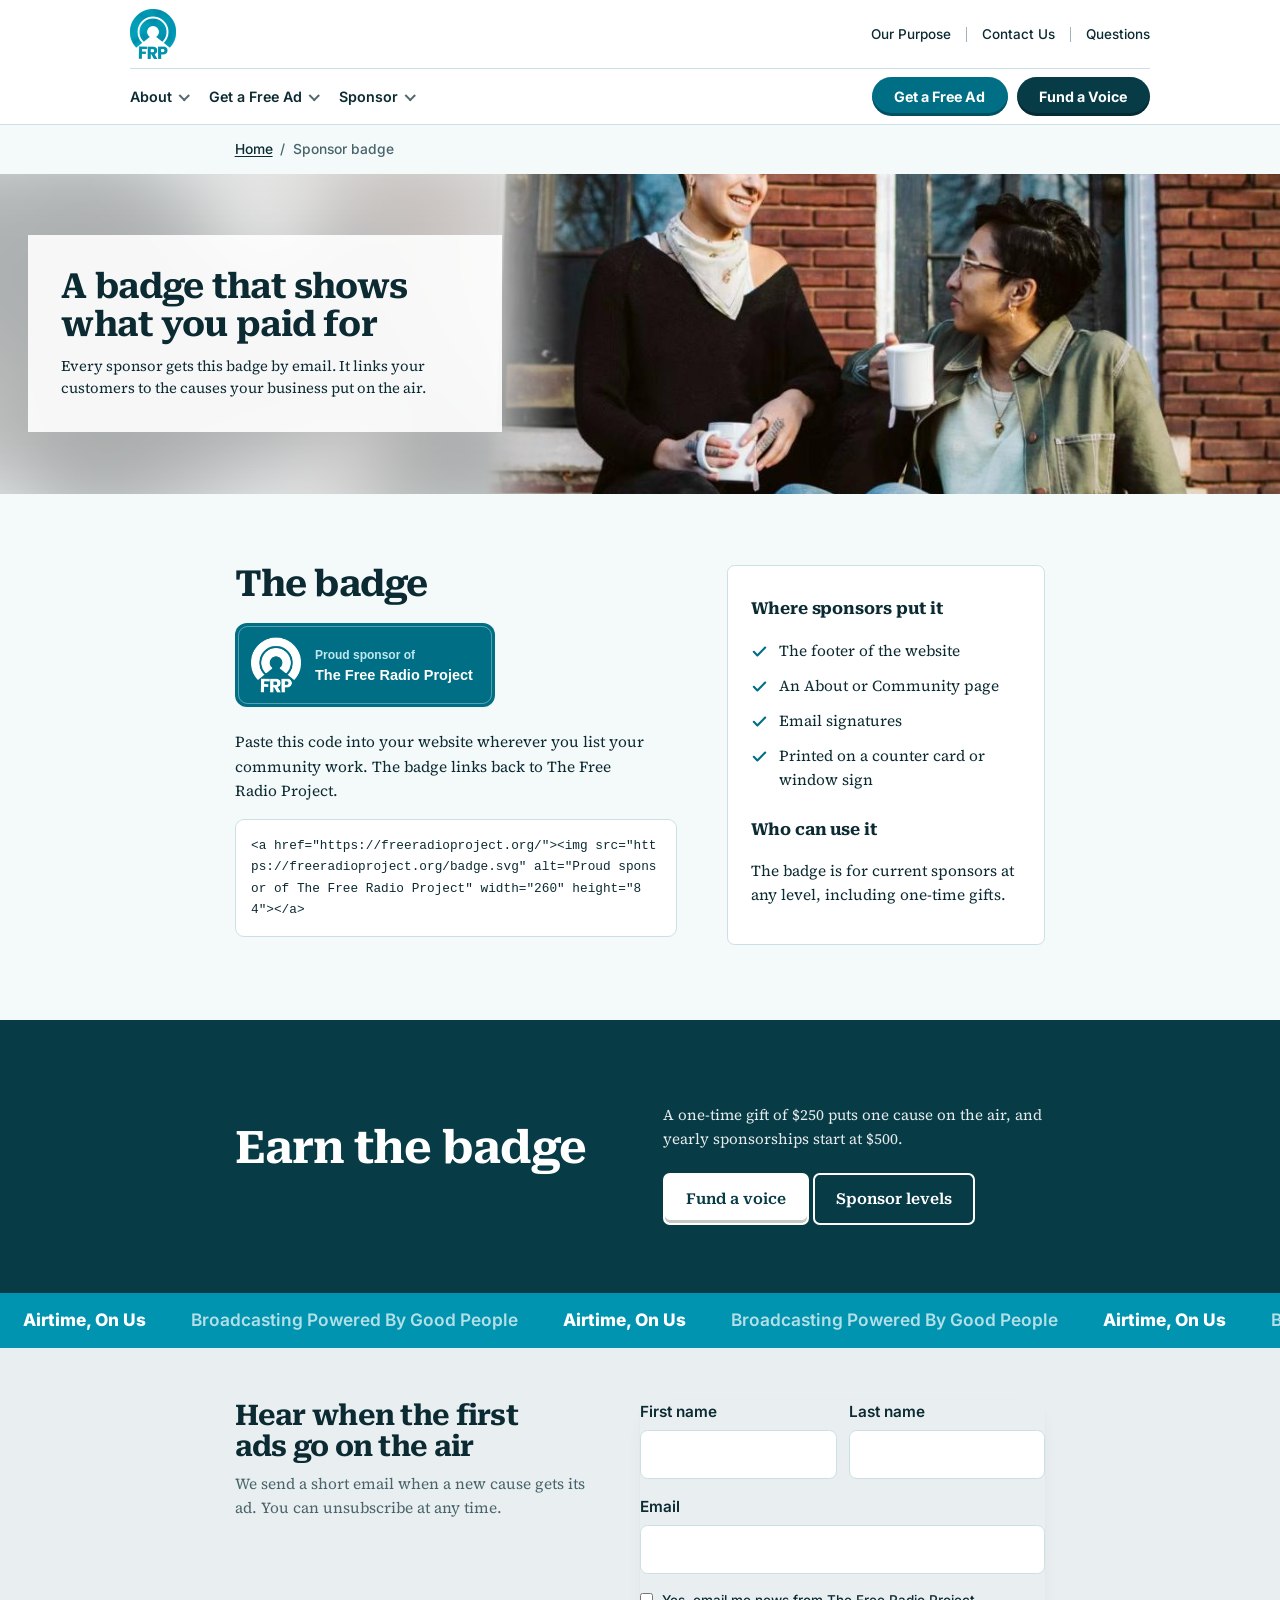
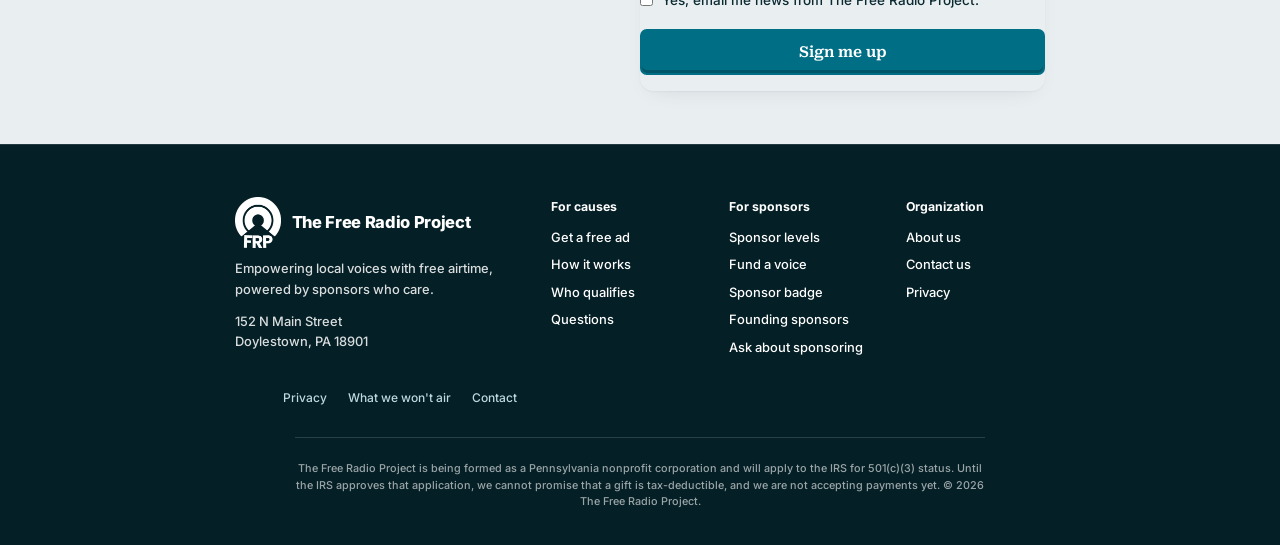
<file: sponsor-badge.html>
<!doctype html>
<html lang="en"><head><script>if(location.hostname.slice(-20)==="freeradioproject.com"){location.replace("https://freeradioproject.org"+location.pathname+location.search+location.hash)}</script><meta charset="utf-8"><meta name="viewport" content="width=device-width,initial-scale=1">
<title>Sponsor badge | The Free Radio Project</title><meta name="description" content="Every sponsor of The Free Radio Project gets a badge for their website that links back to the causes they paid for.">
<meta property="og:title" content="Sponsor badge | The Free Radio Project"><meta property="og:description" content="Every sponsor of The Free Radio Project gets a badge for their website that links back to the causes they paid for."><meta property="og:type" content="website"><meta property="og:url" content="https://freeradioproject.org/sponsor-badge.html">
<link rel="icon" href="favicon.png" type="image/png"><meta name="theme-color" content="#0094B0"><link rel="canonical" href="https://freeradioproject.org/sponsor-badge.html">
<link rel="stylesheet" href="styles.css"></head><body>
<a class="skip" href="#main">Skip to content</a>
<div class="bar"><header class="wrap top"><div class="top-row"><a class="brand" href="index.html"><img src="logo.png" alt="The Free Radio Project" width="50" height="56"></a><div class="util"><a href="about.html">Our Purpose</a><a href="contact.html">Contact Us</a><a href="questions.html">Questions</a></div></div><div class="nav-row"><nav class="nav" aria-label="Main"><div class="menu"><button type="button" aria-expanded="false">About</button><div class="sub"><a href="about.html">Our purpose</a><a href="how-it-works.html">How it works</a><a href="about.html#founder">Founder</a><a href="questions.html">Questions</a><a href="contact.html">Contact</a></div></div><div class="menu"><button type="button" aria-expanded="false">Get a Free Ad</button><div class="sub"><a href="who-qualifies.html">Who qualifies</a><a href="apply.html">Apply</a><a href="who-qualifies.html#wont-air">What we won't air</a><a href="questions.html#causes">Questions</a></div></div><div class="menu"><button type="button" aria-expanded="false">Sponsor</button><div class="sub"><a href="sponsors.html">Sponsor levels</a><a href="voices.html">Fund a voice</a><a href="founding-sponsors.html">Founding sponsors</a><a href="sponsor-badge.html">Sponsor badge</a></div></div></nav><div class="top-cta"><a class="btn small" href="apply.html">Get a Free Ad</a><a class="btn small alt" href="voices.html">Fund a Voice</a></div></div></header></div>
<main id="main"><div class="wrap crumb"><a href="index.html">Home</a><span aria-hidden="true">/</span>Sponsor badge</div><div class="hero-full inner"><img class="hero-blur" src="img/stoop.jpg" alt="" aria-hidden="true"><picture><img class="hero-bg" src="img/stoop.jpg" alt="Two neighbors talking over coffee on a front stoop" style="object-position:60% 45%"></picture><div class="hero-in"><div class="hero-card"><h1>A badge that shows what you paid for</h1><p class="lede">Every sponsor gets this badge by email. It links your customers to the causes your business put on the air.</p></div></div></div>
<section><div class="wrap apply-grid">
<div>
<h2>The badge</h2>
<p><img class="badge" src="badge.svg" alt="Proud sponsor of The Free Radio Project" width="260" height="84"></p>
<p>Paste this code into your website wherever you list your community work. The badge links back to The Free Radio Project.</p>
<pre class="embed"><code>&lt;a href="https://freeradioproject.org/"&gt;&lt;img src="https://freeradioproject.org/badge.svg" alt="Proud sponsor of The Free Radio Project" width="260" height="84"&gt;&lt;/a&gt;</code></pre>
</div>
<aside class="side"><h3>Where sponsors put it</h3><ul class="checks"><li>The footer of the website</li><li>An About or Community page</li><li>Email signatures</li><li>Printed on a counter card or window sign</li></ul><h3>Who can use it</h3><p>The badge is for current sponsors at any level, including one-time gifts.</p></aside>
</div></section>
<section class="band cta"><div class="wrap"><div><h2>Earn the badge</h2></div><div><p>A one-time gift of $250 puts one cause on the air, and yearly sponsorships start at $500.</p><a class="btn" href="voices.html">Fund a voice</a> <a class="btn ghost" href="sponsors.html">Sponsor levels</a></div></div></section></main>
<div class="ticker" aria-hidden="true"><div><span>Airtime, On Us</span><span>Broadcasting Powered By Good People</span><span>Airtime, On Us</span><span>Broadcasting Powered By Good People</span><span>Airtime, On Us</span><span>Broadcasting Powered By Good People</span><span>Airtime, On Us</span><span>Broadcasting Powered By Good People</span><span>Airtime, On Us</span><span>Broadcasting Powered By Good People</span><span>Airtime, On Us</span><span>Broadcasting Powered By Good People</span></div></div>
<section class="signup"><div class="wrap"><div><h2>Hear when the first ads go on the air</h2><p>We send a short email when a new cause gets its ad. You can unsubscribe at any time.</p></div>
<form data-form="newsletter" data-done="Thank you. You are on the list.">
<div class="two"><label>First name<input name="first_name" autocomplete="given-name" required></label><label>Last name<input name="last_name" autocomplete="family-name" required></label></div>
<label>Email<input type="email" name="email" autocomplete="email" required></label>
<label class="check"><input type="checkbox" name="consent" value="yes" required><span>Yes, email me news from The Free Radio Project.</span></label>
<div class="hp" aria-hidden="true"><label>Leave this empty<input name="website" tabindex="-1" autocomplete="off"></label></div>
<button class="btn" type="submit">Sign me up</button><p class="status" role="status"></p>
</form></div></section>
<footer><div class="wrap"><div class="cols">
<div><a class="brand" href="index.html"><img src="logo-white.png" alt="" width="58" height="64">The Free Radio Project</a><p>Empowering local voices with free airtime, powered by sponsors who care.</p><p>152 N Main Street<br>Doylestown, PA 18901</p></div>
<div><h4>For causes</h4><ul><li><a href="apply.html">Get a free ad</a></li><li><a href="how-it-works.html">How it works</a></li><li><a href="who-qualifies.html">Who qualifies</a></li><li><a href="questions.html">Questions</a></li></ul></div>
<div><h4>For sponsors</h4><ul><li><a href="sponsors.html">Sponsor levels</a></li><li><a href="voices.html">Fund a voice</a></li><li><a href="sponsor-badge.html">Sponsor badge</a></li><li><a href="founding-sponsors.html">Founding sponsors</a></li><li><a href="sponsors.html#ask">Ask about sponsoring</a></li></ul></div>
<div><h4>Organization</h4><ul><li><a href="about.html">About us</a></li><li><a href="contact.html">Contact us</a></li><li><a href="privacy.html">Privacy</a></li></ul></div>
</div><p class="legal"><a href="privacy.html">Privacy</a><a href="who-qualifies.html#wont-air">What we won't air</a><a href="contact.html">Contact</a></p><small>The Free Radio Project is being formed as a Pennsylvania nonprofit corporation and will apply to the IRS for 501(c)(3) status. Until the IRS approves that application, we cannot promise that a gift is tax-deductible, and we are not accepting payments yet. &copy; 2026 The Free Radio Project.</small></div></footer>
<script>window.HMFF_FORM_ENDPOINT="https://hook.us2.make.com/hjlm2qmpsatp27aw465t7ad369q92t67";window.FRP_VOICES={waiting:[],onair:[]};</script><script src="site.js"></script></body></html>
</file>
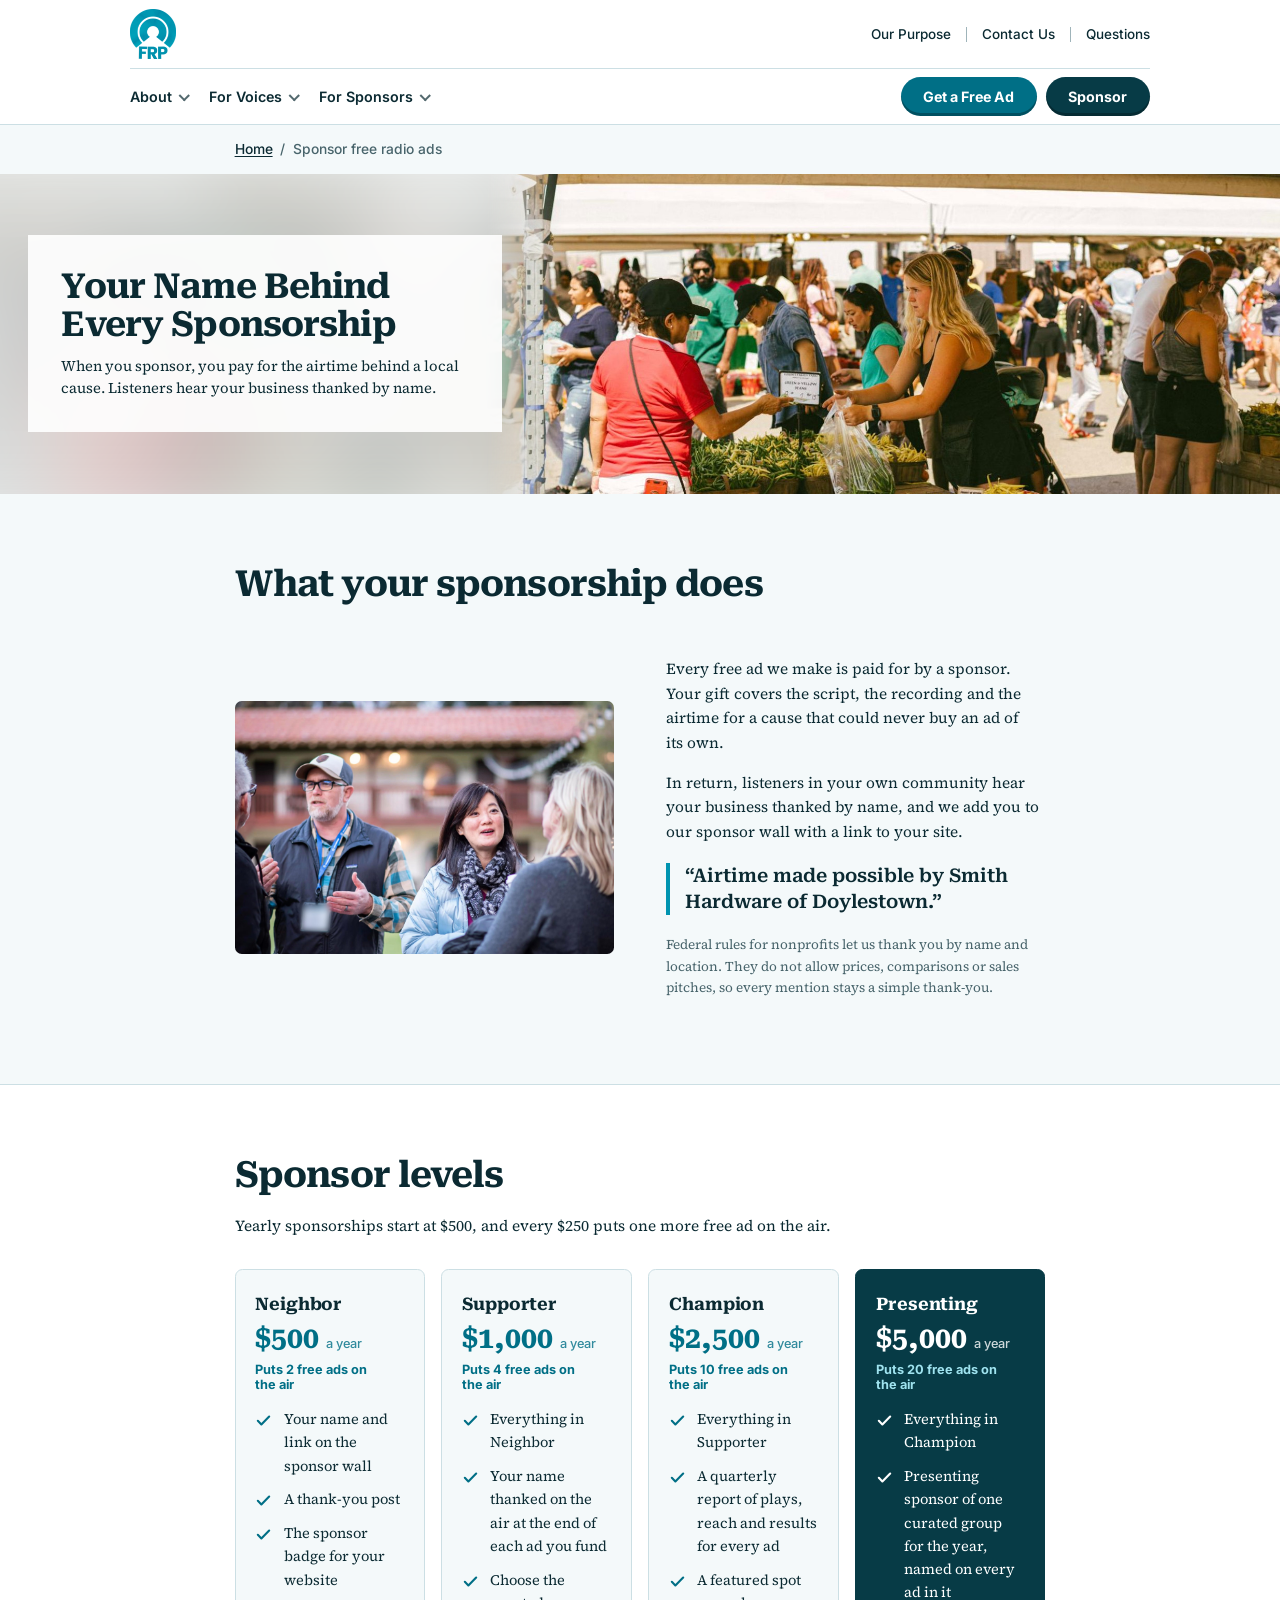
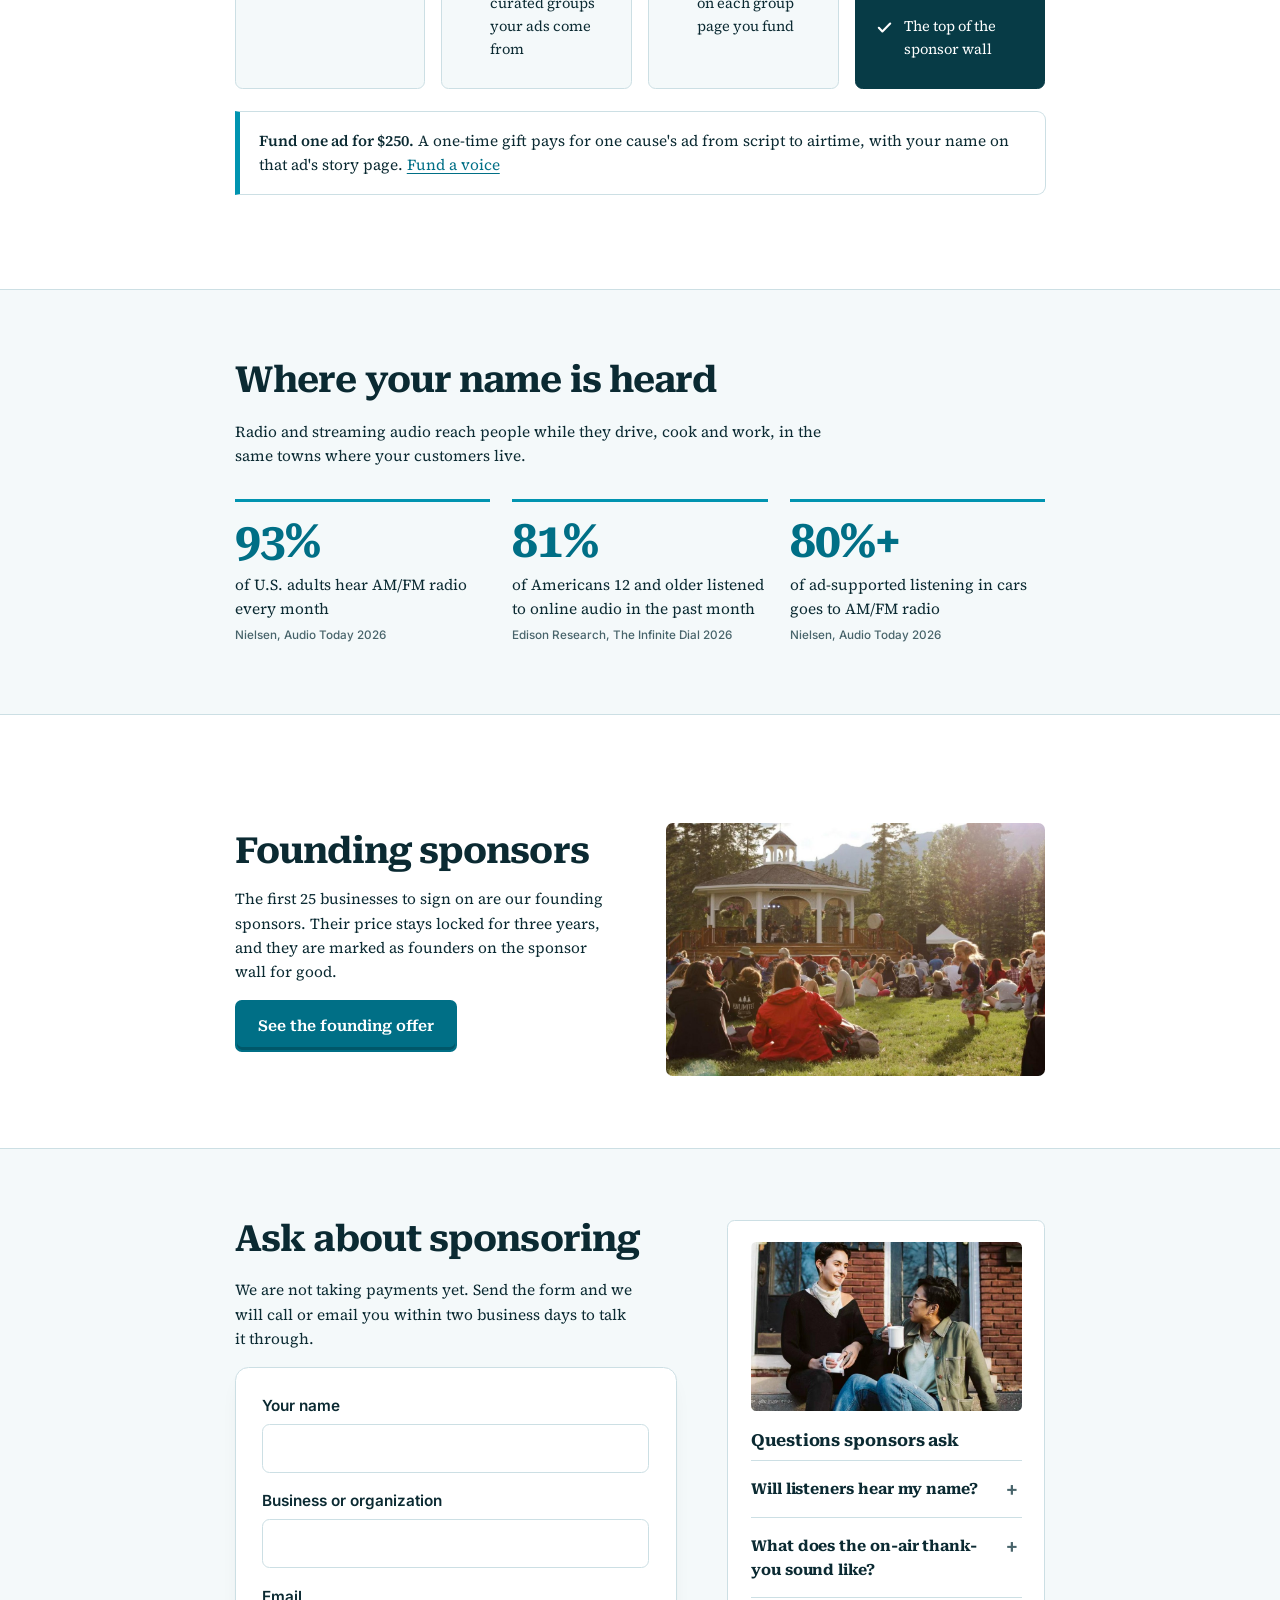
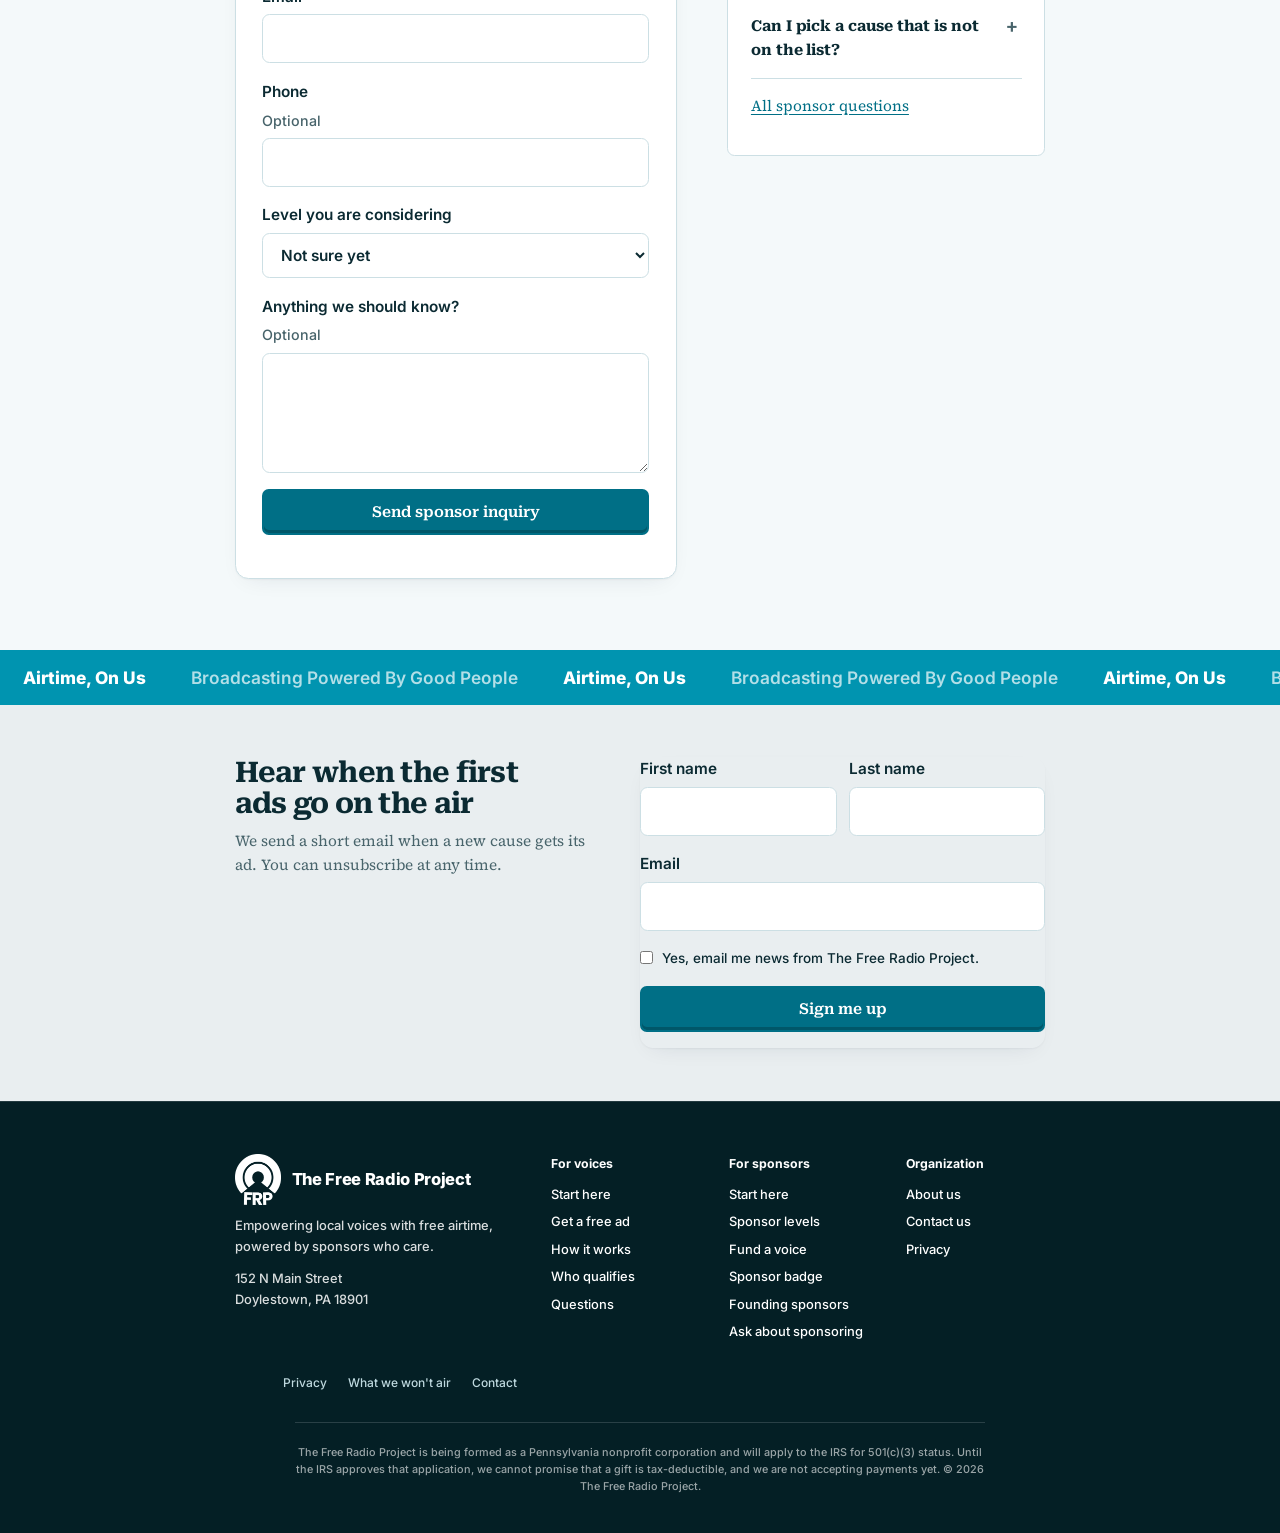
<file: sponsors.html>
<!doctype html>
<html lang="en"><head><script>if(location.hostname.slice(-20)==="freeradioproject.com"){location.replace("https://freeradioproject.org"+location.pathname+location.search+location.hash)}</script><meta charset="utf-8"><meta name="viewport" content="width=device-width,initial-scale=1">
<title>Sponsor free radio ads | The Free Radio Project</title><meta name="description" content="You pay for the airtime behind free radio ads for local causes. We thank you by name on the air.">
<meta property="og:title" content="Sponsor free radio ads | The Free Radio Project"><meta property="og:description" content="You pay for the airtime behind free radio ads for local causes. We thank you by name on the air."><meta property="og:type" content="website"><meta property="og:url" content="https://freeradioproject.org/sponsors.html">
<link rel="icon" href="favicon.png" type="image/png"><meta name="theme-color" content="#0094B0"><link rel="canonical" href="https://freeradioproject.org/sponsors.html">
<link rel="stylesheet" href="styles.css"><link rel="stylesheet" href="hubs.css"></head><body>
<a class="skip" href="#main">Skip to content</a>
<div class="bar"><header class="wrap top"><div class="top-row"><a class="brand" href="index.html"><img src="logo.png" alt="The Free Radio Project" width="50" height="56"></a><div class="util"><a href="about.html">Our Purpose</a><a href="contact.html">Contact Us</a><a href="questions.html">Questions</a></div></div><div class="nav-row"><nav class="nav" aria-label="Main"><div class="menu"><button type="button" aria-expanded="false">About</button><div class="sub"><a href="about.html">Our purpose</a><a href="how-it-works.html">How it works</a><a href="about.html#founder">Founder</a><a href="questions.html">Questions</a><a href="contact.html">Contact</a></div></div><div class="menu"><button type="button" aria-expanded="false">For Voices</button><div class="sub"><a href="for-voices.html">Start here</a><a href="who-qualifies.html">Who qualifies</a><a href="apply.html">Apply for a free ad</a><a href="who-qualifies.html#wont-air">What we won't air</a><a href="questions.html#causes">Questions</a></div></div><div class="menu"><button type="button" aria-expanded="false">For Sponsors</button><div class="sub"><a href="for-sponsors.html">Start here</a><a href="voices.html">Fund a voice</a><a href="voices.html#portfolios">Curated portfolios</a><a href="sponsors.html">Sponsor levels</a><a href="founding-sponsors.html">Founding sponsors</a><a href="sponsor-badge.html">Sponsor badge</a></div></div></nav><div class="top-cta"><a class="btn small" href="for-voices.html">Get a Free Ad</a><a class="btn small alt" href="for-sponsors.html">Sponsor</a></div></div></header></div>
<main id="main"><div class="wrap crumb"><a href="index.html">Home</a><span aria-hidden="true">/</span>Sponsor free radio ads</div><div class="hero-full inner"><img class="hero-blur" src="img/market.jpg" alt="" aria-hidden="true"><picture><img class="hero-bg" src="img/market.jpg" alt="Neighbors shopping at a busy local farmers market" style="object-position:50% 40%"></picture><div class="hero-in"><div class="hero-card"><h1>Your Name Behind Every Sponsorship</h1><p class="lede">When you sponsor, you pay for the airtime behind a local cause. Listeners hear your business thanked by name.</p></div></div></div>
<section><div class="wrap">
<h2>What your sponsorship does</h2>
<div class="split"><img loading="lazy" src="img/talk.jpg" alt="Neighbors talking at a community event"><div><p>Every free ad we make is paid for by a sponsor. Your gift covers the script, the recording and the airtime for a cause that could never buy an ad of its own.</p><p>In return, listeners in your own community hear your business thanked by name, and we add you to our sponsor wall with a link to your site.</p><p class="credit">&ldquo;Airtime made possible by Smith Hardware of Doylestown.&rdquo;</p><p class="muted small">Federal rules for nonprofits let us thank you by name and location. They do not allow prices, comparisons or sales pitches, so every mention stays a simple thank-you.</p></div></div>
</div></section>
<section class="tint"><div class="wrap">
<h2>Sponsor levels</h2>
<p class="measure">Yearly sponsorships start at $500, and every $250 puts one more free ad on the air.</p>
<div class="tier-cards">
<div class="tier"><h3>Neighbor</h3><p class="price">$500 <span>a year</span></p><p class="ads">Puts 2 free ads on the air</p><ul class="checks"><li>Your name and link on the sponsor wall</li><li>A thank-you post</li><li>The sponsor badge for your website</li></ul></div>
<div class="tier"><h3>Supporter</h3><p class="price">$1,000 <span>a year</span></p><p class="ads">Puts 4 free ads on the air</p><ul class="checks"><li>Everything in Neighbor</li><li>Your name thanked on the air at the end of each ad you fund</li><li>Choose the curated groups your ads come from</li></ul></div>
<div class="tier"><h3>Champion</h3><p class="price">$2,500 <span>a year</span></p><p class="ads">Puts 10 free ads on the air</p><ul class="checks"><li>Everything in Supporter</li><li>A quarterly report of plays, reach and results for every ad</li><li>A featured spot on each group page you fund</li></ul></div>
<div class="tier top"><h3>Presenting</h3><p class="price">$5,000 <span>a year</span></p><p class="ads">Puts 20 free ads on the air</p><ul class="checks"><li>Everything in Champion</li><li>Presenting sponsor of one curated group for the year, named on every ad in it</li><li>The top of the sponsor wall</li></ul></div>
</div>
<div class="note"><strong>Fund one ad for $250.</strong> A one-time gift pays for one cause's ad from script to airtime, with your name on that ad's story page. <a href="voices.html">Fund a voice</a></div>
</div></section>
<section><div class="wrap">
<h2>Where your name is heard</h2>
<p class="measure">Radio and streaming audio reach people while they drive, cook and work, in the same towns where your customers live.</p>
<div class="stats"><div class="stat"><b>93%</b><span>of U.S. adults hear AM/FM radio every month</span><small>Nielsen, Audio Today 2026</small></div><div class="stat"><b>81%</b><span>of Americans 12 and older listened to online audio in the past month</span><small>Edison Research, The Infinite Dial 2026</small></div><div class="stat"><b>80%+</b><span>of ad-supported listening in cars goes to AM/FM radio</span><small>Nielsen, Audio Today 2026</small></div></div>
</div></section>
<section class="tint"><div class="wrap">
<div class="split flip"><img loading="lazy" src="img/gazebo.jpg" alt="Families on a lawn listening to a band at a town gazebo"><div><h2 id="founding">Founding sponsors</h2><p>The first 25 businesses to sign on are our founding sponsors. Their price stays locked for three years, and they are marked as founders on the sponsor wall for good.</p><p><a class="btn" href="founding-sponsors.html">See the founding offer</a></p></div></div>
</div></section>
<section><div class="wrap apply-grid">
<div><h2 id="ask">Ask about sponsoring</h2><p>We are not taking payments yet. Send the form and we will call or email you within two business days to talk it through.</p><form data-form="sponsor" data-done="Thank you. We will call or email you within two business days.">
<label>Your name<input name="name" autocomplete="name" required></label>
<label>Business or organization<input name="organization" autocomplete="organization" required></label>
<label>Email<input type="email" name="email" autocomplete="email" required></label>
<label>Phone<span>Optional</span><input type="tel" name="phone" autocomplete="tel"></label>
<label>Level you are considering<select name="level"><option selected>Not sure yet</option><option>Founding sponsor</option><option>Neighbor</option><option>Supporter</option><option>Champion</option><option>Presenting</option><option>Fund an ad</option></select></label>
<label>Anything we should know?<span>Optional</span><textarea name="message"></textarea></label>
<div class="hp" aria-hidden="true"><label>Website<input name="website" tabindex="-1" autocomplete="off"></label></div>
<button class="btn" type="submit">Send sponsor inquiry</button><p class="status" role="status"></p>
</form></div>
<aside class="side"><img loading="lazy" src="img/stoop.jpg" alt="Two neighbors talking over coffee on a front stoop"><h3>Questions sponsors ask</h3><div class="faq measure"><details><summary>Will listeners hear my name?</summary><p>Yearly sponsors at the Supporter level and above are thanked by name on the air. A one-time gift puts your name on that ad's story page.</p></details><details><summary>What does the on-air thank-you sound like?</summary><p>It is one short line at the end of the ad, such as &ldquo;Airtime made possible by Smith Hardware of Doylestown.&rdquo; It names you and where you are, and it never includes prices or a sales pitch.</p></details><details><summary>Can I pick a cause that is not on the list?</summary><p>Sponsors choose from causes that have applied and been approved. If you know a group that should be on the list, send them to the <a href="apply.html">application</a>.</p></details></div><p><a href="questions.html#sponsors">All sponsor questions</a></p></aside>
</div></section></main>
<div class="ticker" aria-hidden="true"><div><span>Airtime, On Us</span><span>Broadcasting Powered By Good People</span><span>Airtime, On Us</span><span>Broadcasting Powered By Good People</span><span>Airtime, On Us</span><span>Broadcasting Powered By Good People</span><span>Airtime, On Us</span><span>Broadcasting Powered By Good People</span><span>Airtime, On Us</span><span>Broadcasting Powered By Good People</span><span>Airtime, On Us</span><span>Broadcasting Powered By Good People</span></div></div>
<section class="signup"><div class="wrap"><div><h2>Hear when the first ads go on the air</h2><p>We send a short email when a new cause gets its ad. You can unsubscribe at any time.</p></div>
<form data-form="newsletter" data-done="Thank you. You are on the list.">
<div class="two"><label>First name<input name="first_name" autocomplete="given-name" required></label><label>Last name<input name="last_name" autocomplete="family-name" required></label></div>
<label>Email<input type="email" name="email" autocomplete="email" required></label>
<label class="check"><input type="checkbox" name="consent" value="yes" required><span>Yes, email me news from The Free Radio Project.</span></label>
<div class="hp" aria-hidden="true"><label>Leave this empty<input name="website" tabindex="-1" autocomplete="off"></label></div>
<button class="btn" type="submit">Sign me up</button><p class="status" role="status"></p>
</form></div></section>
<footer><div class="wrap"><div class="cols">
<div><a class="brand" href="index.html"><img src="logo-white.png" alt="" width="58" height="64">The Free Radio Project</a><p>Empowering local voices with free airtime, powered by sponsors who care.</p><p>152 N Main Street<br>Doylestown, PA 18901</p></div>
<div><h4>For voices</h4><ul><li><a href="for-voices.html">Start here</a></li><li><a href="apply.html">Get a free ad</a></li><li><a href="how-it-works.html">How it works</a></li><li><a href="who-qualifies.html">Who qualifies</a></li><li><a href="questions.html">Questions</a></li></ul></div>
<div><h4>For sponsors</h4><ul><li><a href="for-sponsors.html">Start here</a></li><li><a href="sponsors.html">Sponsor levels</a></li><li><a href="voices.html">Fund a voice</a></li><li><a href="sponsor-badge.html">Sponsor badge</a></li><li><a href="founding-sponsors.html">Founding sponsors</a></li><li><a href="sponsors.html#ask">Ask about sponsoring</a></li></ul></div>
<div><h4>Organization</h4><ul><li><a href="about.html">About us</a></li><li><a href="contact.html">Contact us</a></li><li><a href="privacy.html">Privacy</a></li></ul></div>
</div><p class="legal"><a href="privacy.html">Privacy</a><a href="who-qualifies.html#wont-air">What we won't air</a><a href="contact.html">Contact</a></p><small>The Free Radio Project is being formed as a Pennsylvania nonprofit corporation and will apply to the IRS for 501(c)(3) status. Until the IRS approves that application, we cannot promise that a gift is tax-deductible, and we are not accepting payments yet. &copy; 2026 The Free Radio Project.</small></div></footer>
<script>window.HMFF_FORM_ENDPOINT="https://hook.us2.make.com/hjlm2qmpsatp27aw465t7ad369q92t67";window.FRP_VOICES={waiting:[],onair:[]};</script><script src="site.js"></script></body></html>
</file>
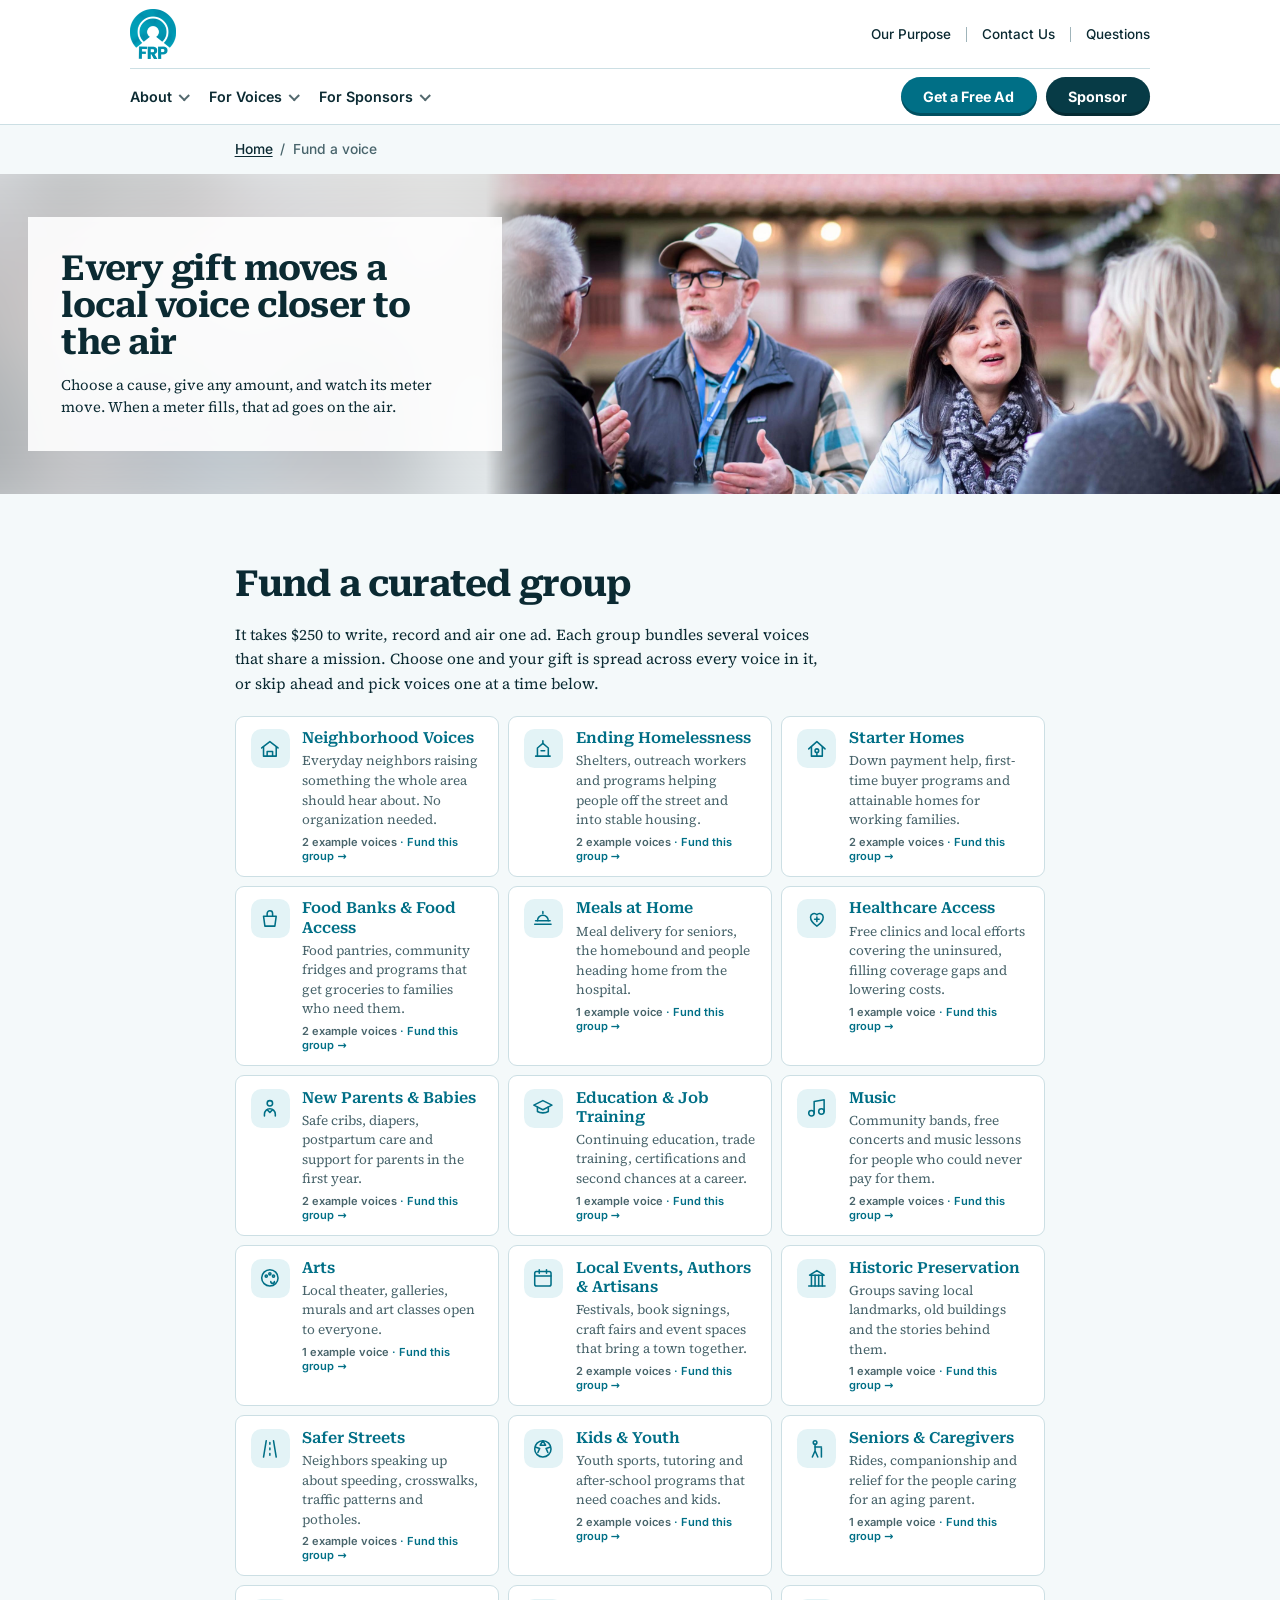
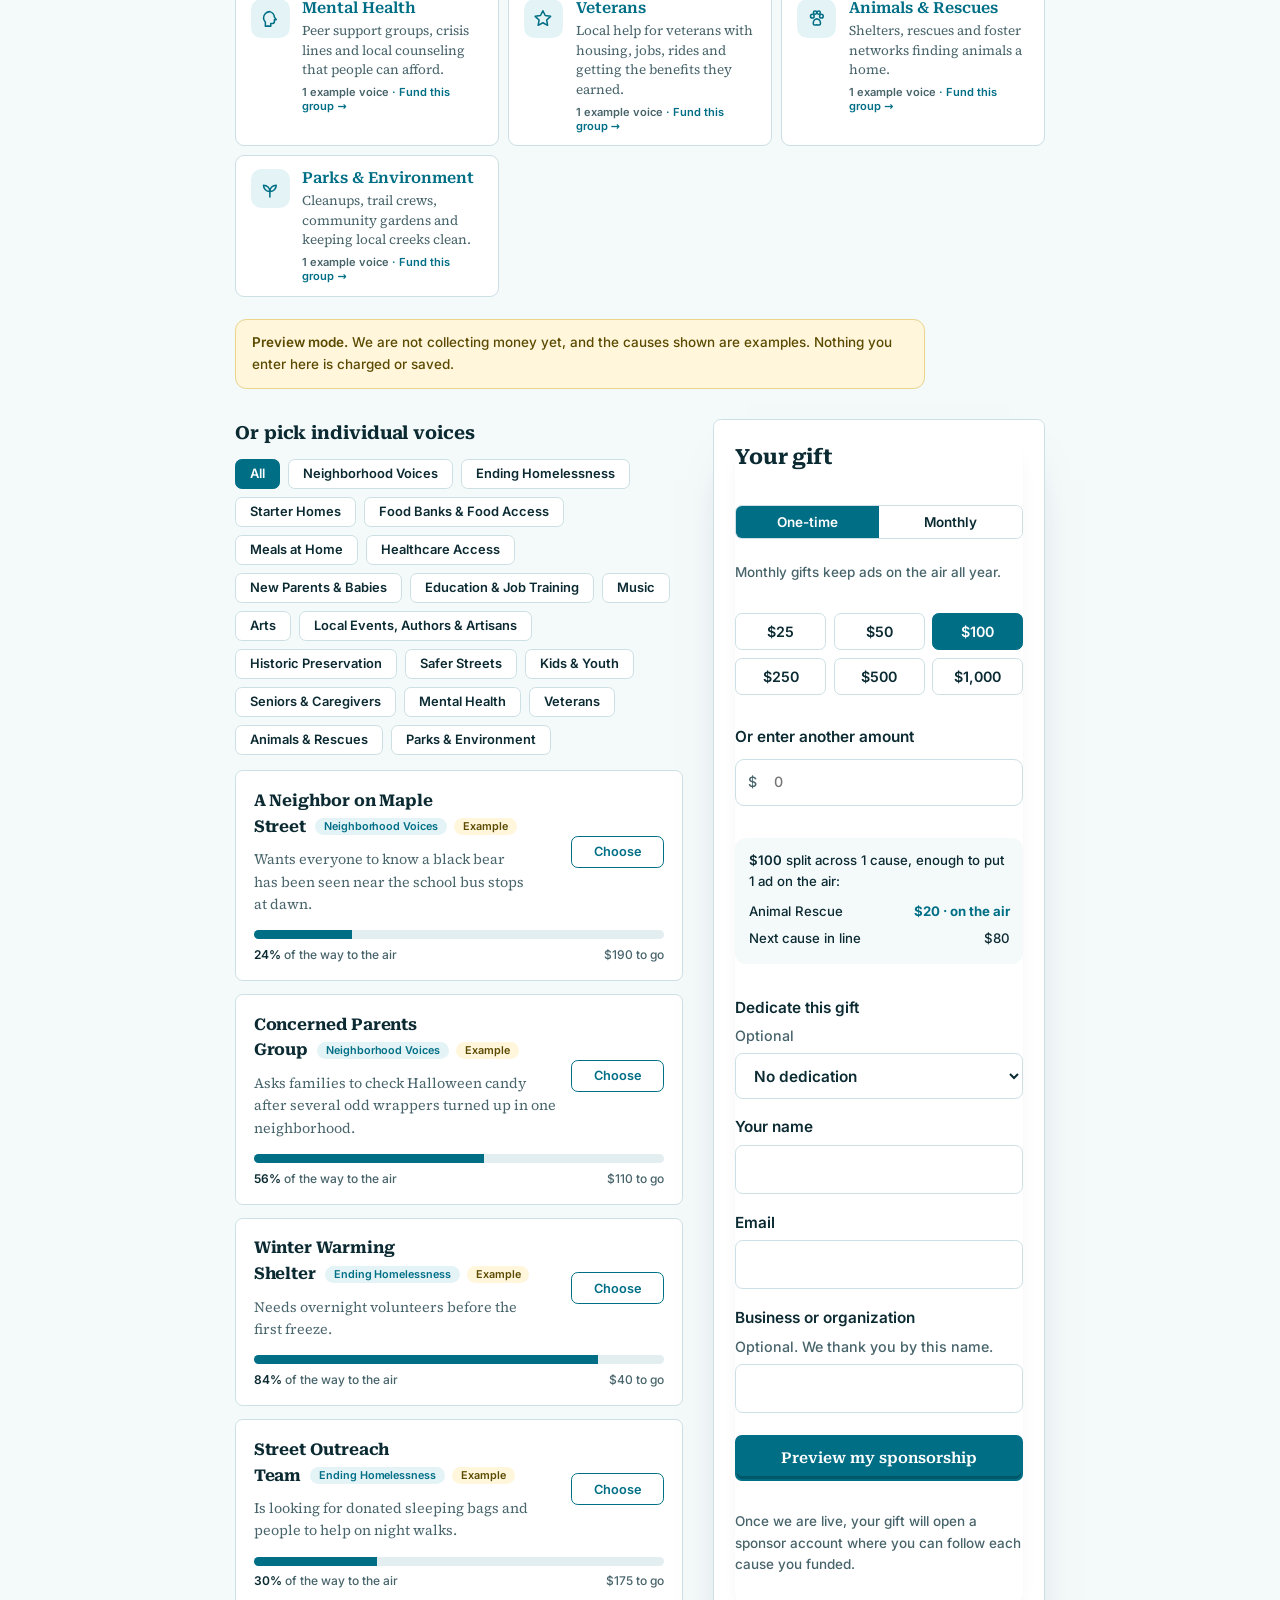
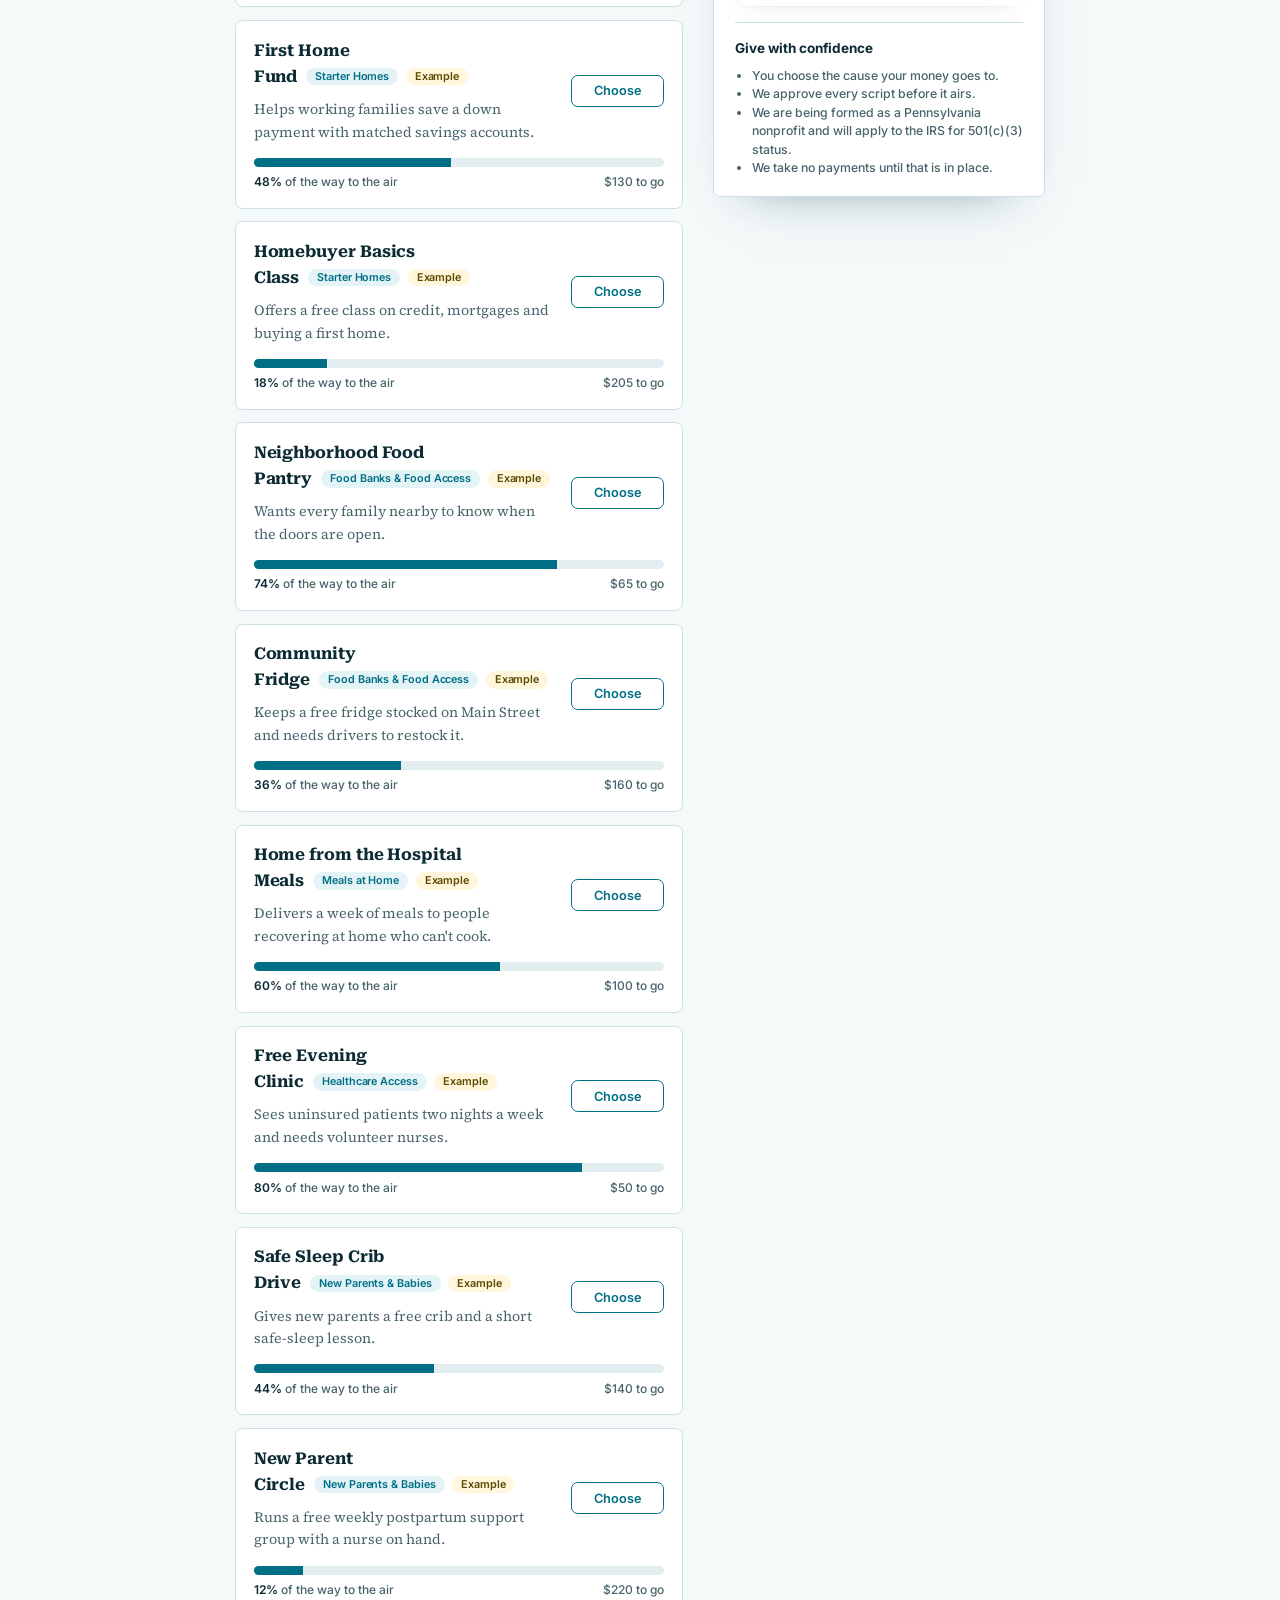
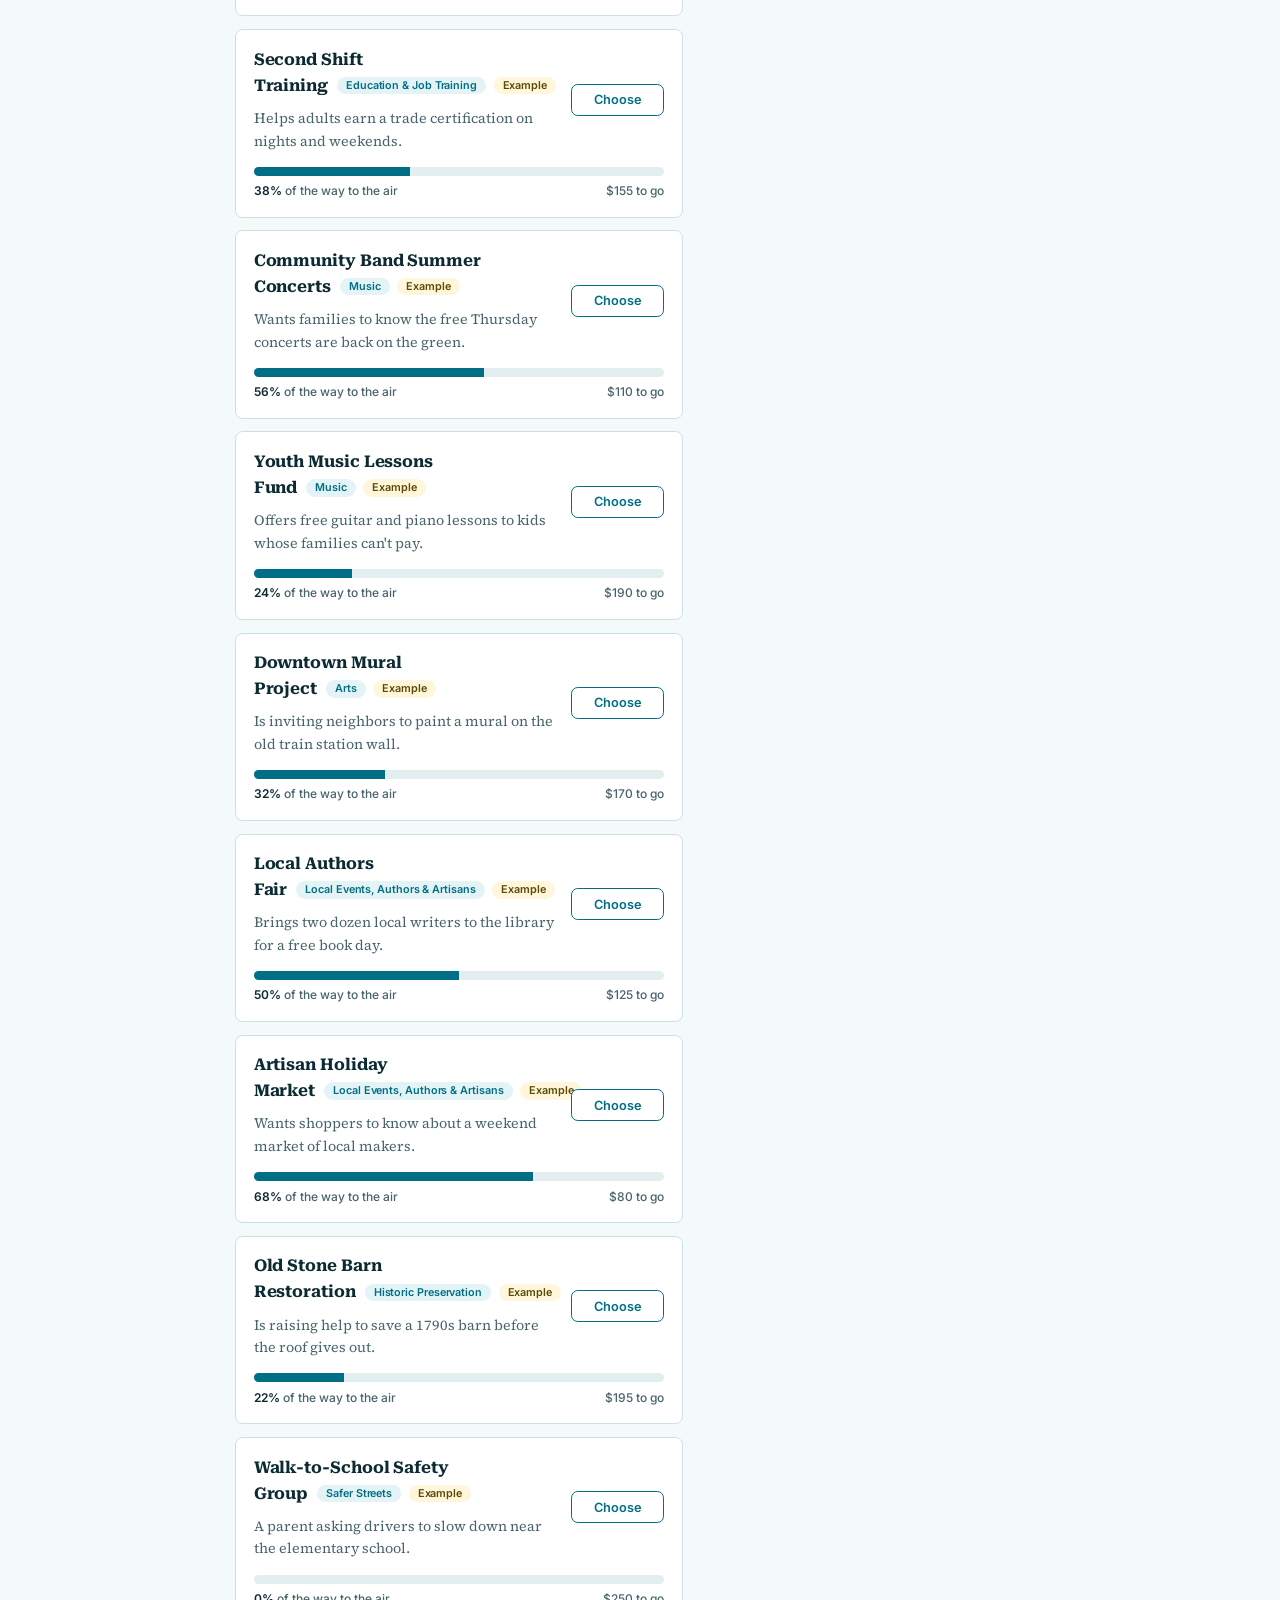
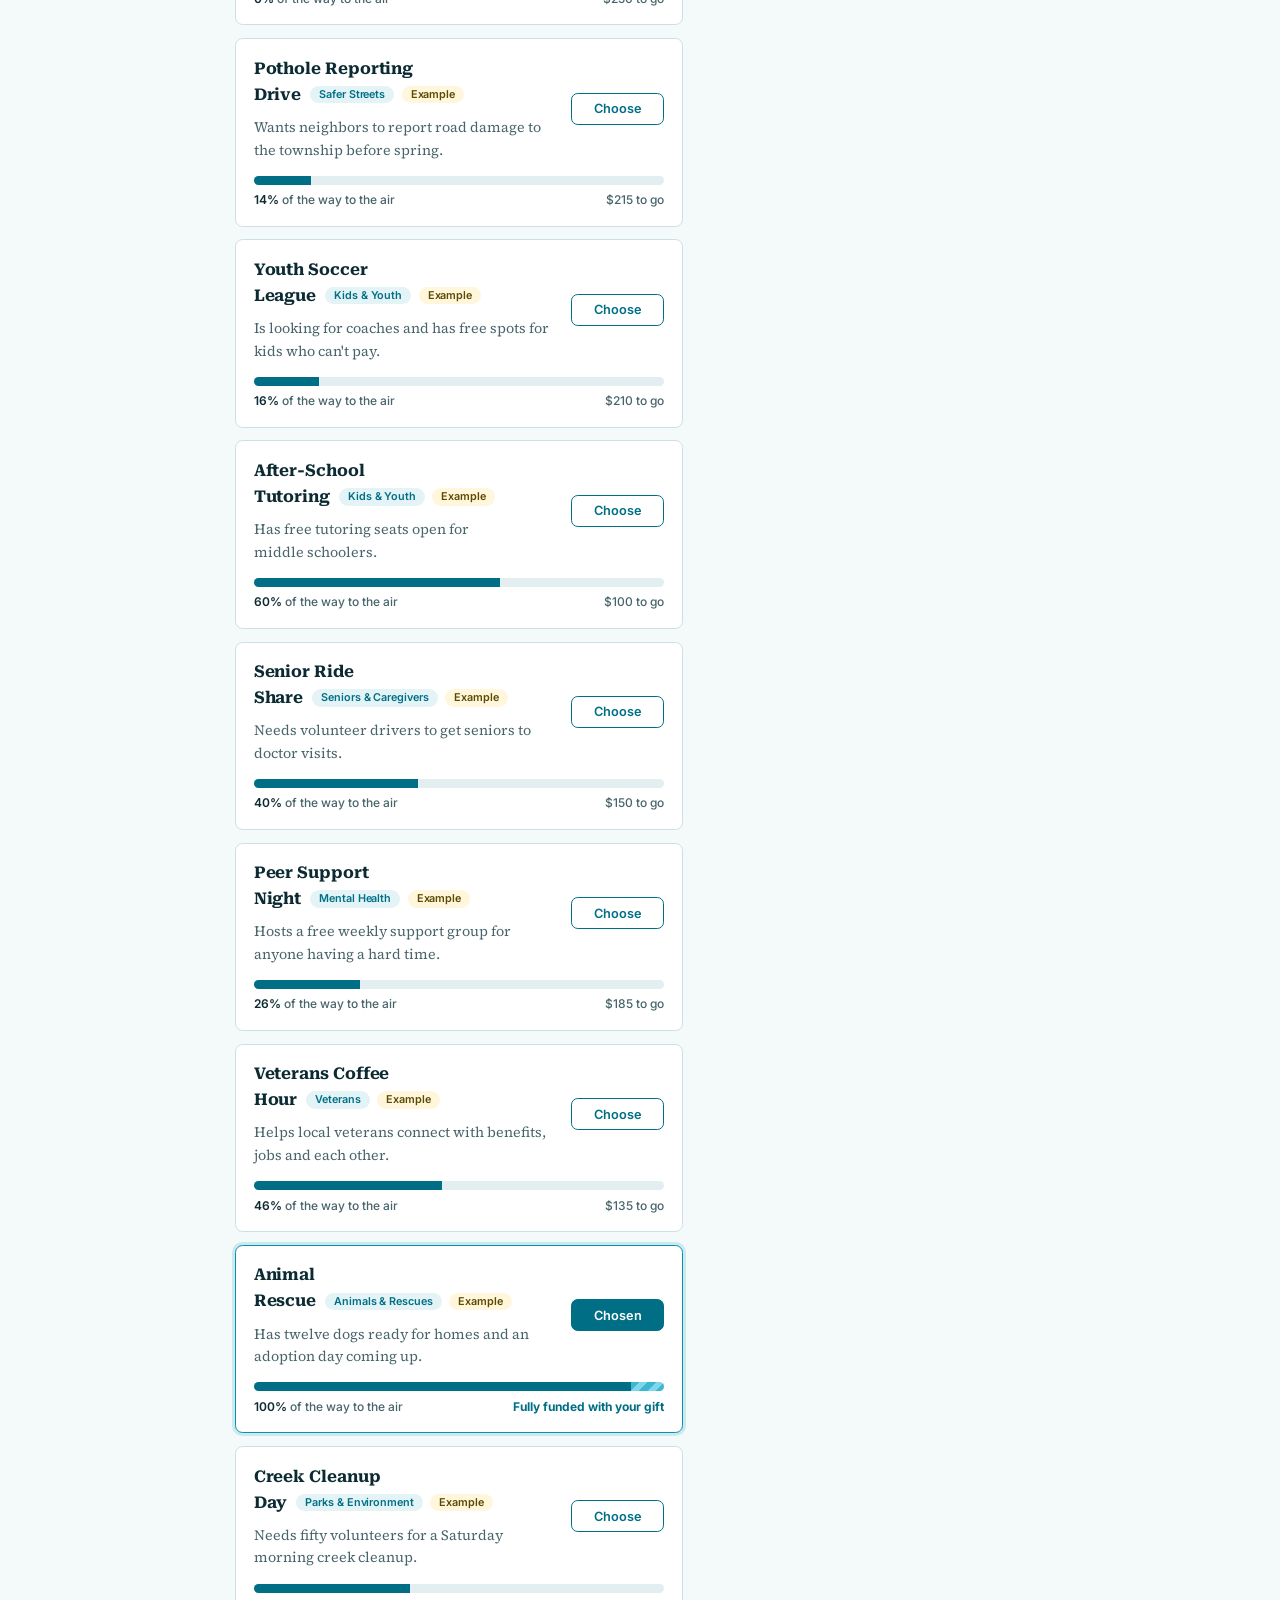
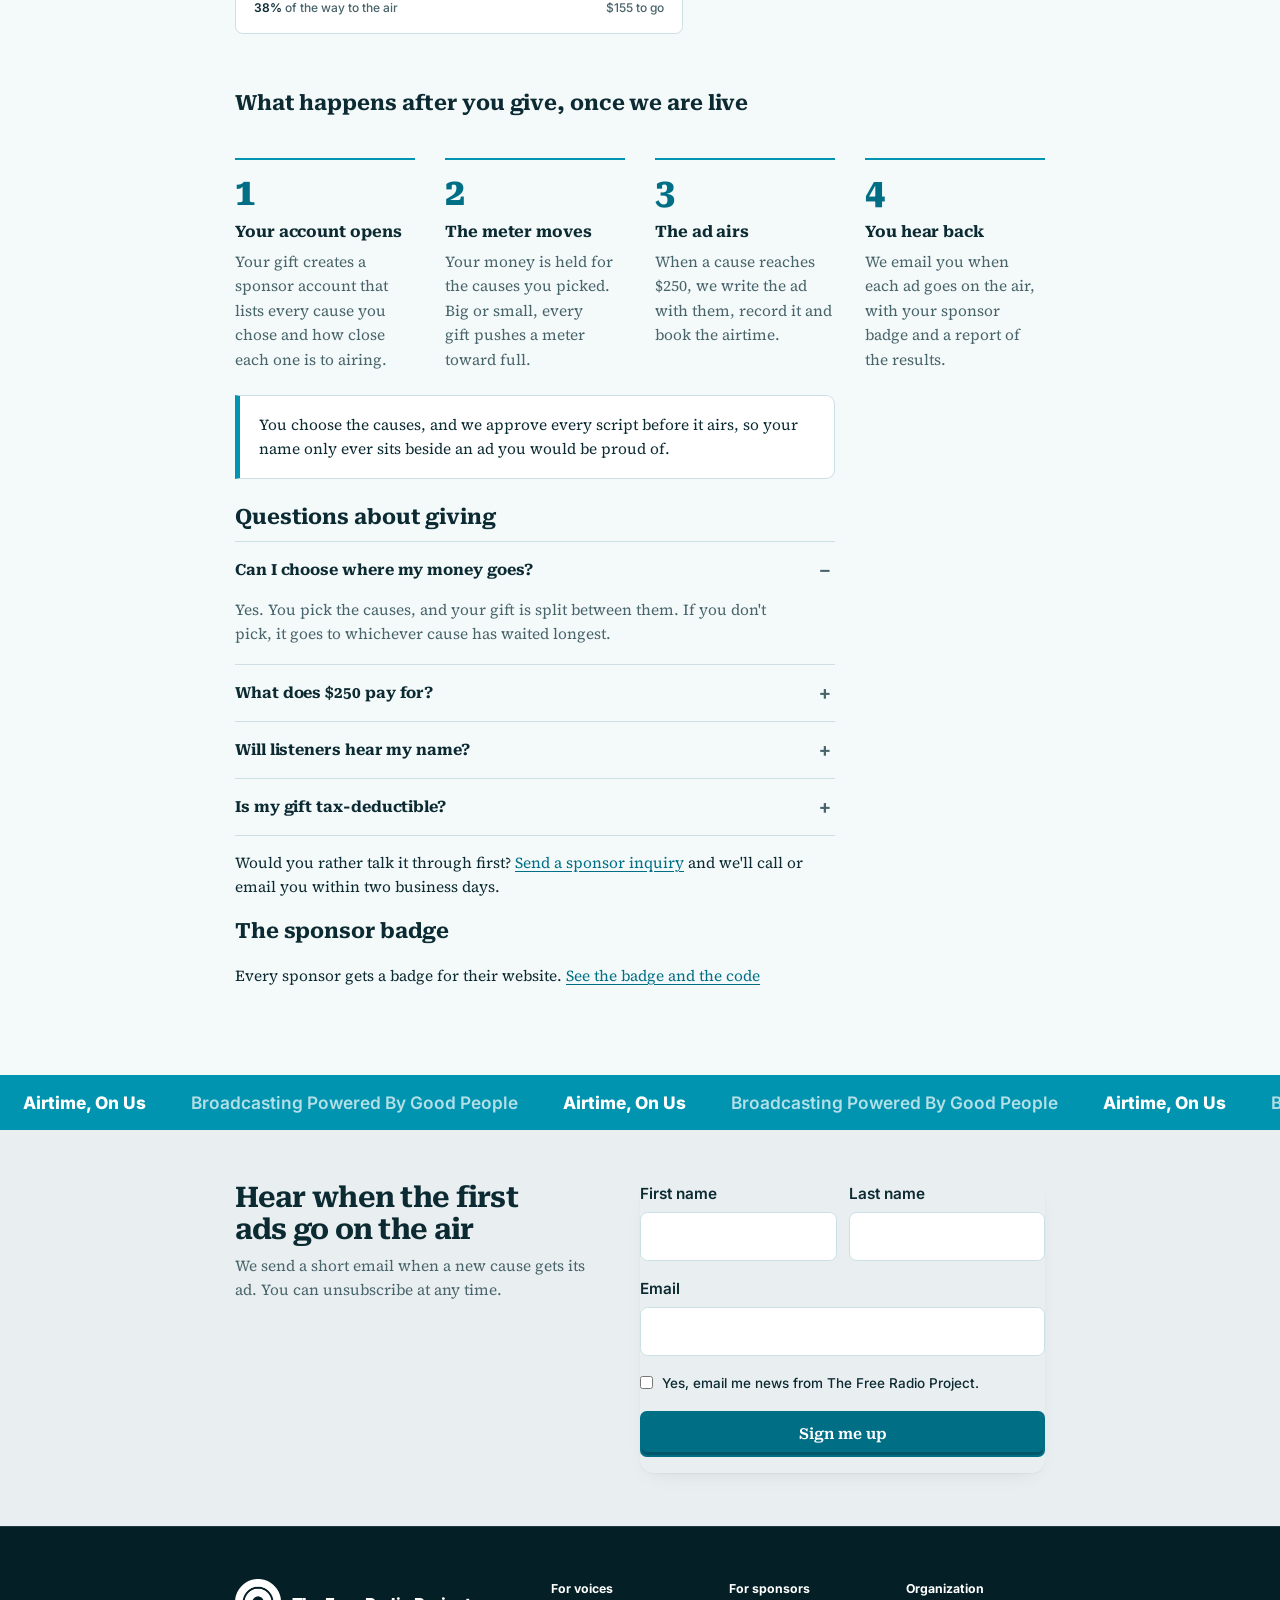
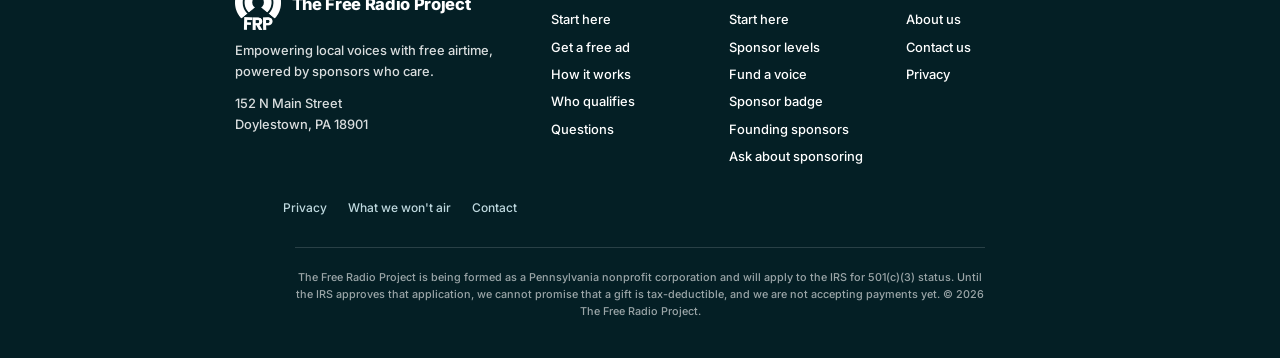
<file: voices.html>
<!doctype html>
<html lang="en"><head><script>if(location.hostname.slice(-20)==="freeradioproject.com"){location.replace("https://freeradioproject.org"+location.pathname+location.search+location.hash)}</script><meta charset="utf-8"><meta name="viewport" content="width=device-width,initial-scale=1">
<title>Fund a voice | The Free Radio Project</title><meta name="description" content="Give any amount toward a local cause and watch its meter move. When a cause is fully funded, its radio ad goes on the air.">
<meta property="og:title" content="Fund a voice | The Free Radio Project"><meta property="og:description" content="Give any amount toward a local cause and watch its meter move. When a cause is fully funded, its radio ad goes on the air."><meta property="og:type" content="website"><meta property="og:url" content="https://freeradioproject.org/voices.html">
<link rel="icon" href="favicon.png" type="image/png"><meta name="theme-color" content="#0094B0"><link rel="canonical" href="https://freeradioproject.org/voices.html">
<link rel="stylesheet" href="styles.css"><link rel="stylesheet" href="hubs.css"></head><body>
<a class="skip" href="#main">Skip to content</a>
<div class="bar"><header class="wrap top"><div class="top-row"><a class="brand" href="index.html"><img src="logo.png" alt="The Free Radio Project" width="50" height="56"></a><div class="util"><a href="about.html">Our Purpose</a><a href="contact.html">Contact Us</a><a href="questions.html">Questions</a></div></div><div class="nav-row"><nav class="nav" aria-label="Main"><div class="menu"><button type="button" aria-expanded="false">About</button><div class="sub"><a href="about.html">Our purpose</a><a href="how-it-works.html">How it works</a><a href="about.html#founder">Founder</a><a href="questions.html">Questions</a><a href="contact.html">Contact</a></div></div><div class="menu"><button type="button" aria-expanded="false">For Voices</button><div class="sub"><a href="for-voices.html">Start here</a><a href="who-qualifies.html">Who qualifies</a><a href="apply.html">Apply for a free ad</a><a href="who-qualifies.html#wont-air">What we won't air</a><a href="questions.html#causes">Questions</a></div></div><div class="menu"><button type="button" aria-expanded="false">For Sponsors</button><div class="sub"><a href="for-sponsors.html">Start here</a><a href="voices.html">Fund a voice</a><a href="voices.html#portfolios">Curated portfolios</a><a href="sponsors.html">Sponsor levels</a><a href="founding-sponsors.html">Founding sponsors</a><a href="sponsor-badge.html">Sponsor badge</a></div></div></nav><div class="top-cta"><a class="btn small" href="for-voices.html">Get a Free Ad</a><a class="btn small alt" href="for-sponsors.html">Sponsor</a></div></div></header></div>
<main id="main"><div class="wrap crumb"><a href="index.html">Home</a><span aria-hidden="true">/</span>Fund a voice</div><div class="hero-full inner"><img class="hero-blur" src="img/talk.jpg" alt="" aria-hidden="true"><picture><img class="hero-bg" src="img/talk.jpg" alt="Neighbors talking at a community event" style="object-position:50% 35%"></picture><div class="hero-in"><div class="hero-card"><h1>Every gift moves a local voice closer to the air</h1><p class="lede">Choose a cause, give any amount, and watch its meter move. When a meter fills, that ad goes on the air.</p></div></div></div>
<div class="wrap"><section>
<h2 id="portfolios" class="pf-h">Fund a curated group</h2>
<p class="measure">It takes $250 to write, record and air one ad. Each group bundles several voices that share a mission. Choose one and your gift is spread across every voice in it, or skip ahead and pick voices one at a time below.</p>
<div class="portfolios six" data-portfolio-cards="pick"></div>
<div class="preview-flag" role="note"><strong>Preview mode.</strong> We are not collecting money yet, and the causes shown are examples. Nothing you enter here is charged or saved.</div>
<div class="give" id="give-box">
<div class="give-causes">
<h3 class="pick-h">Or pick individual voices</h3><div class="chips" role="group" aria-label="Filter causes by group"></div>
<div class="cause-list"></div>
</div>
<aside class="give-panel" aria-label="Your gift">
<form id="give-form" novalidate>
<h3>Your gift</h3>
<div class="freq" role="group" aria-label="How often"><button type="button" data-freq="once" class="on">One-time</button><button type="button" data-freq="monthly">Monthly</button></div>
<p class="muted small freq-note">Monthly gifts keep ads on the air all year.</p>
<div class="amounts" role="group" aria-label="Amount">
<button type="button" data-amt="25">$25</button><button type="button" data-amt="50">$50</button><button type="button" data-amt="100" class="on">$100</button><button type="button" data-amt="250">$250</button><button type="button" data-amt="500">$500</button><button type="button" data-amt="1000">$1,000</button>
</div>
<label class="custom">Or enter another amount<span class="money"><i>$</i><input id="give-custom" inputmode="decimal" autocomplete="off" placeholder="0"></span></label>
<div class="give-split" aria-live="polite"></div>
<label>Dedicate this gift<span>Optional</span><select name="dedicate" id="give-dedicate"><option value="">No dedication</option><option value="In honor of">In honor of someone</option><option value="In memory of">In memory of someone</option></select></label>
<div class="dedicate-more" hidden><label>Their name<input name="honoree" autocomplete="off"></label><label>Send them an e-card<span>Optional. Enter an email and we will let them know.</span><input type="email" name="ecard" autocomplete="off"></label></div>
<label>Your name<input name="name" autocomplete="name" required></label>
<label>Email<input type="email" name="email" autocomplete="email" required></label>
<label>Business or organization<span>Optional. We thank you by this name.</span><input name="organization" autocomplete="organization"></label>
<button class="btn" type="submit">Preview my sponsorship</button>
<p class="muted small">Once we are live, your gift will open a sponsor account where you can follow each cause you funded.</p>
<p class="status" role="status"></p>
</form>
<div class="give-done" hidden></div>
<div class="confidence"><h4>Give with confidence</h4><ul><li>You choose the cause your money goes to.</li><li>We approve every script before it airs.</li><li>We are being formed as a Pennsylvania nonprofit and will apply to the IRS for 501(c)(3) status.</li><li>We take no payments until that is in place.</li></ul></div>
</aside>
</div>
<h3>What happens after you give, once we are live</h3>
<ol class="steps"><li><h3>Your account opens</h3><p>Your gift creates a sponsor account that lists every cause you chose and how close each one is to airing.</p></li><li><h3>The meter moves</h3><p>Your money is held for the causes you picked. Big or small, every gift pushes a meter toward full.</p></li><li><h3>The ad airs</h3><p>When a cause reaches $250, we write the ad with them, record it and book the airtime.</p></li><li><h3>You hear back</h3><p>We email you when each ad goes on the air, with your sponsor badge and a report of the results.</p></li></ol>
<div class="note measure">You choose the causes, and we approve every script before it airs, so your name only ever sits beside an ad you would be proud of.</div>
<h3 id="faq">Questions about giving</h3>
<div class="faq measure">
<details open><summary>Can I choose where my money goes?</summary><p>Yes. You pick the causes, and your gift is split between them. If you don't pick, it goes to whichever cause has waited longest.</p></details>
<details><summary>What does $250 pay for?</summary><p>It pays for one cause's ad from start to finish: the script, the recording and the airtime.</p></details>
<details><summary>Will listeners hear my name?</summary><p>Yearly sponsors at the Supporter level and above are thanked by name on the air. A one-time gift puts your name on that ad's story page.</p></details>
<details><summary>Is my gift tax-deductible?</summary><p>Not yet. We're being formed as a Pennsylvania nonprofit and will apply to the IRS for 501(c)(3) status, and we won't take any payments until that is in place.</p></details>
</div>
<p class="measure">Would you rather talk it through first? <a href="sponsors.html#ask">Send a sponsor inquiry</a> and we'll call or email you within two business days.</p>
<h3 id="badge">The sponsor badge</h3>
<p class="measure">Every sponsor gets a badge for their website. <a href="sponsor-badge.html">See the badge and the code</a></p>
</section></div></main>
<div class="ticker" aria-hidden="true"><div><span>Airtime, On Us</span><span>Broadcasting Powered By Good People</span><span>Airtime, On Us</span><span>Broadcasting Powered By Good People</span><span>Airtime, On Us</span><span>Broadcasting Powered By Good People</span><span>Airtime, On Us</span><span>Broadcasting Powered By Good People</span><span>Airtime, On Us</span><span>Broadcasting Powered By Good People</span><span>Airtime, On Us</span><span>Broadcasting Powered By Good People</span></div></div>
<section class="signup"><div class="wrap"><div><h2>Hear when the first ads go on the air</h2><p>We send a short email when a new cause gets its ad. You can unsubscribe at any time.</p></div>
<form data-form="newsletter" data-done="Thank you. You are on the list.">
<div class="two"><label>First name<input name="first_name" autocomplete="given-name" required></label><label>Last name<input name="last_name" autocomplete="family-name" required></label></div>
<label>Email<input type="email" name="email" autocomplete="email" required></label>
<label class="check"><input type="checkbox" name="consent" value="yes" required><span>Yes, email me news from The Free Radio Project.</span></label>
<div class="hp" aria-hidden="true"><label>Leave this empty<input name="website" tabindex="-1" autocomplete="off"></label></div>
<button class="btn" type="submit">Sign me up</button><p class="status" role="status"></p>
</form></div></section>
<footer><div class="wrap"><div class="cols">
<div><a class="brand" href="index.html"><img src="logo-white.png" alt="" width="58" height="64">The Free Radio Project</a><p>Empowering local voices with free airtime, powered by sponsors who care.</p><p>152 N Main Street<br>Doylestown, PA 18901</p></div>
<div><h4>For voices</h4><ul><li><a href="for-voices.html">Start here</a></li><li><a href="apply.html">Get a free ad</a></li><li><a href="how-it-works.html">How it works</a></li><li><a href="who-qualifies.html">Who qualifies</a></li><li><a href="questions.html">Questions</a></li></ul></div>
<div><h4>For sponsors</h4><ul><li><a href="for-sponsors.html">Start here</a></li><li><a href="sponsors.html">Sponsor levels</a></li><li><a href="voices.html">Fund a voice</a></li><li><a href="sponsor-badge.html">Sponsor badge</a></li><li><a href="founding-sponsors.html">Founding sponsors</a></li><li><a href="sponsors.html#ask">Ask about sponsoring</a></li></ul></div>
<div><h4>Organization</h4><ul><li><a href="about.html">About us</a></li><li><a href="contact.html">Contact us</a></li><li><a href="privacy.html">Privacy</a></li></ul></div>
</div><p class="legal"><a href="privacy.html">Privacy</a><a href="who-qualifies.html#wont-air">What we won't air</a><a href="contact.html">Contact</a></p><small>The Free Radio Project is being formed as a Pennsylvania nonprofit corporation and will apply to the IRS for 501(c)(3) status. Until the IRS approves that application, we cannot promise that a gift is tax-deductible, and we are not accepting payments yet. &copy; 2026 The Free Radio Project.</small></div></footer>
<script>window.HMFF_FORM_ENDPOINT="https://hook.us2.make.com/hjlm2qmpsatp27aw465t7ad369q92t67";window.FRP_VOICES={waiting:[],onair:[]};</script><script src="groups.js"></script><script src="site.js"></script></body></html>
</file>
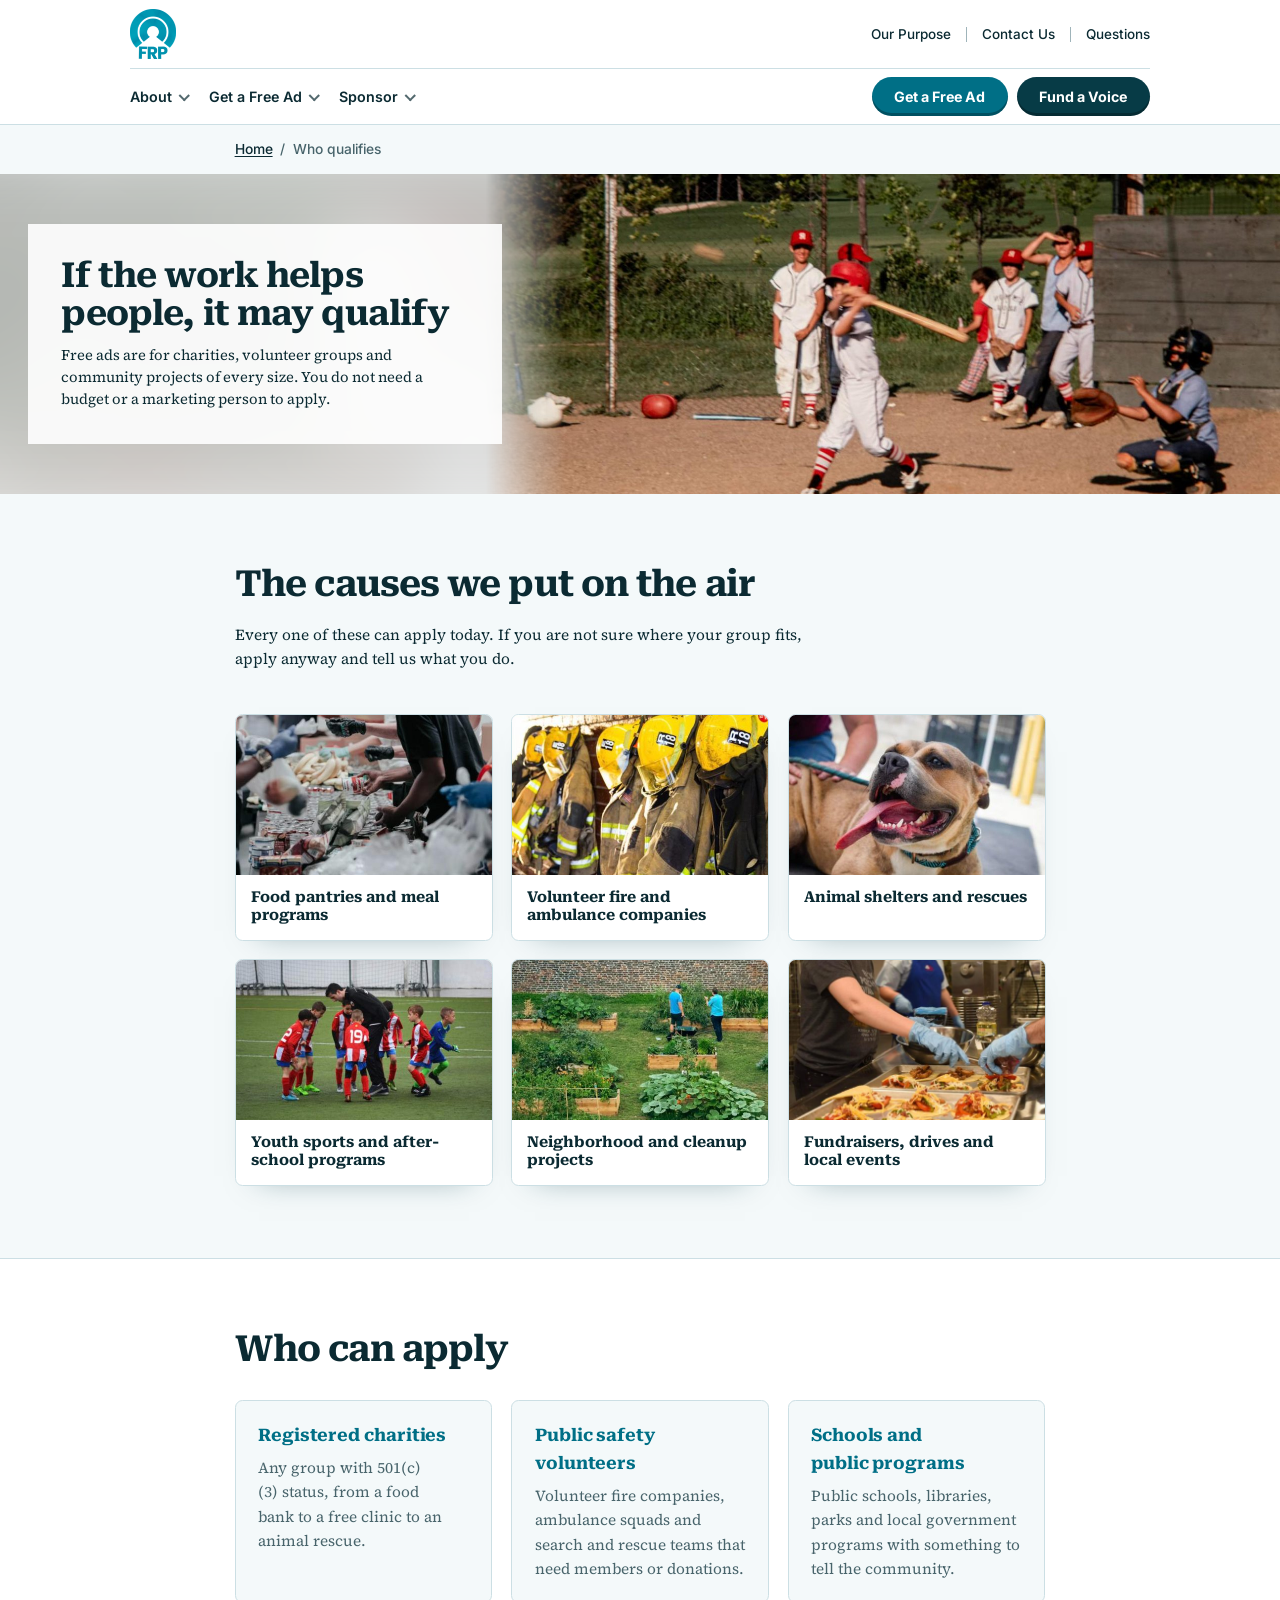
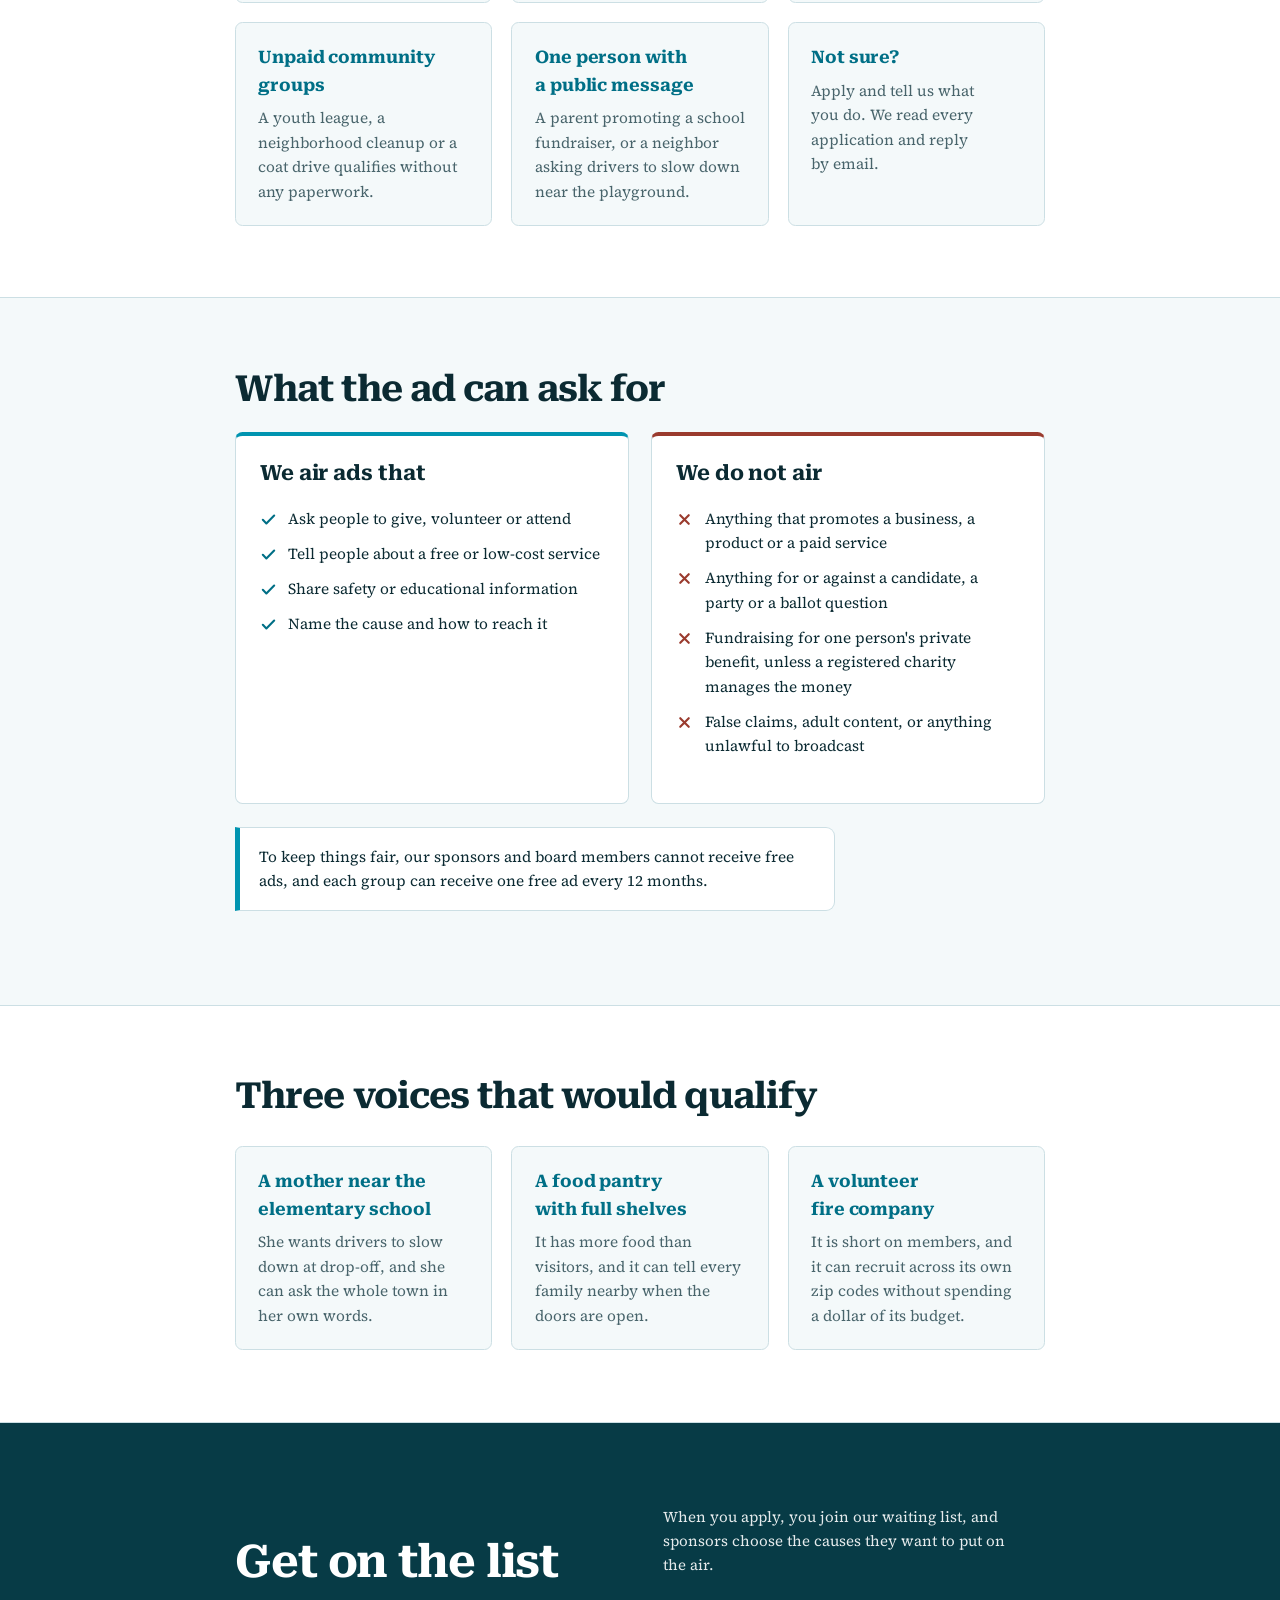
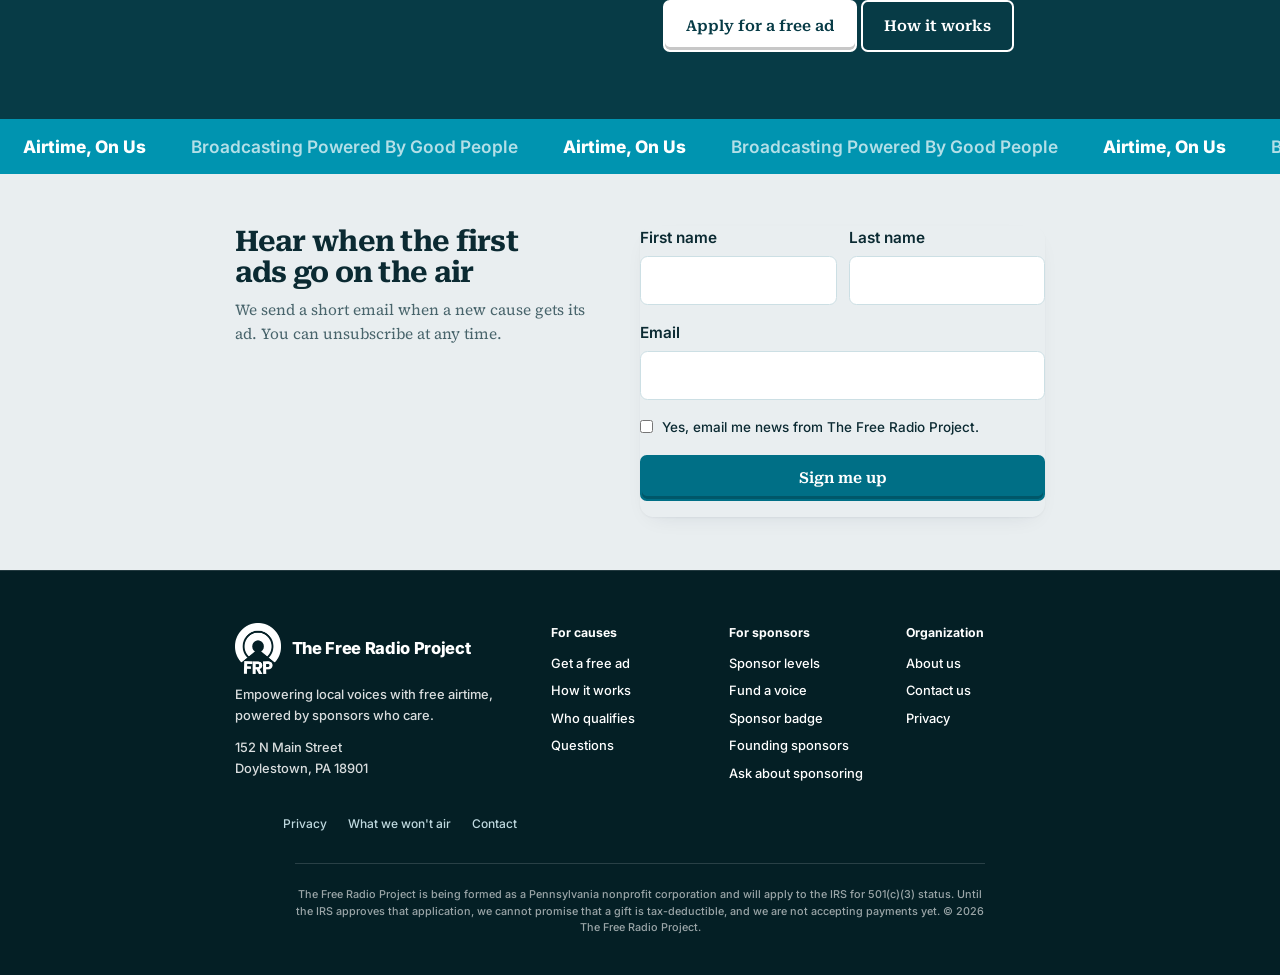
<file: who-qualifies.html>
<!doctype html>
<html lang="en"><head><script>if(location.hostname.slice(-20)==="freeradioproject.com"){location.replace("https://freeradioproject.org"+location.pathname+location.search+location.hash)}</script><meta charset="utf-8"><meta name="viewport" content="width=device-width,initial-scale=1">
<title>Who qualifies | The Free Radio Project</title><meta name="description" content="Charities, volunteer companies, schools and community groups can get a free radio ad. See who qualifies and what we do not air.">
<meta property="og:title" content="Who qualifies | The Free Radio Project"><meta property="og:description" content="Charities, volunteer companies, schools and community groups can get a free radio ad. See who qualifies and what we do not air."><meta property="og:type" content="website"><meta property="og:url" content="https://freeradioproject.org/who-qualifies.html">
<link rel="icon" href="favicon.png" type="image/png"><meta name="theme-color" content="#0094B0"><link rel="canonical" href="https://freeradioproject.org/who-qualifies.html">
<link rel="stylesheet" href="styles.css"></head><body>
<a class="skip" href="#main">Skip to content</a>
<div class="bar"><header class="wrap top"><div class="top-row"><a class="brand" href="index.html"><img src="logo.png" alt="The Free Radio Project" width="50" height="56"></a><div class="util"><a href="about.html">Our Purpose</a><a href="contact.html">Contact Us</a><a href="questions.html">Questions</a></div></div><div class="nav-row"><nav class="nav" aria-label="Main"><div class="menu"><button type="button" aria-expanded="false">About</button><div class="sub"><a href="about.html">Our purpose</a><a href="how-it-works.html">How it works</a><a href="about.html#founder">Founder</a><a href="questions.html">Questions</a><a href="contact.html">Contact</a></div></div><div class="menu"><button type="button" aria-expanded="false">Get a Free Ad</button><div class="sub"><a href="who-qualifies.html">Who qualifies</a><a href="apply.html">Apply</a><a href="who-qualifies.html#wont-air">What we won't air</a><a href="questions.html#causes">Questions</a></div></div><div class="menu"><button type="button" aria-expanded="false">Sponsor</button><div class="sub"><a href="sponsors.html">Sponsor levels</a><a href="voices.html">Fund a voice</a><a href="founding-sponsors.html">Founding sponsors</a><a href="sponsor-badge.html">Sponsor badge</a></div></div></nav><div class="top-cta"><a class="btn small" href="apply.html">Get a Free Ad</a><a class="btn small alt" href="voices.html">Fund a Voice</a></div></div></header></div>
<main id="main"><div class="wrap crumb"><a href="index.html">Home</a><span aria-hidden="true">/</span>Who qualifies</div><div class="hero-full inner"><img class="hero-blur" src="img/league.jpg" alt="" aria-hidden="true"><picture><img class="hero-bg" src="img/league.jpg" alt="Children playing a youth baseball game" style="object-position:40% 55%"></picture><div class="hero-in"><div class="hero-card"><h1>If the work helps people, it may qualify</h1><p class="lede">Free ads are for charities, volunteer groups and community projects of every size. You do not need a budget or a marketing person to apply.</p></div></div></div>
<section><div class="wrap">
<h2>The causes we put on the air</h2>
<p class="measure">Every one of these can apply today. If you are not sure where your group fits, apply anyway and tell us what you do.</p>
<div class="tiles"><figure><img loading="lazy" src="img/food.jpg" alt="Volunteers sorting donated food" width="640" height="460"><figcaption>Food pantries and meal programs</figcaption></figure><figure><img loading="lazy" src="img/fire.jpg" alt="Firefighter coats and helmets hanging in a station" width="640" height="460"><figcaption>Volunteer fire and ambulance companies</figcaption></figure><figure><img loading="lazy" src="img/dog.jpg" alt="A rescue dog being petted" width="640" height="460"><figcaption>Animal shelters and rescues</figcaption></figure><figure><img loading="lazy" src="img/soccer.jpg" alt="A coach talking with a youth soccer team" width="640" height="460"><figcaption>Youth sports and after-school programs</figcaption></figure><figure><img loading="lazy" src="img/garden.jpg" alt="Neighbors working in a community garden" width="640" height="460"><figcaption>Neighborhood and cleanup projects</figcaption></figure><figure><img loading="lazy" src="img/kitchen-tile.jpg" alt="Volunteers preparing trays of food in a community kitchen" width="640" height="460"><figcaption>Fundraisers, drives and local events</figcaption></figure></div>
</div></section>
<section class="tint"><div class="wrap">
<h2>Who can apply</h2>
<div class="cards3">
<div class="card"><h3>Registered charities</h3><p>Any group with 501(c)(3) status, from a food bank to a free clinic to an animal rescue.</p></div>
<div class="card"><h3>Public safety volunteers</h3><p>Volunteer fire companies, ambulance squads and search and rescue teams that need members or donations.</p></div>
<div class="card"><h3>Schools and public programs</h3><p>Public schools, libraries, parks and local government programs with something to tell the community.</p></div>
<div class="card"><h3>Unpaid community groups</h3><p>A youth league, a neighborhood cleanup or a coat drive qualifies without any paperwork.</p></div>
<div class="card"><h3>One person with a public message</h3><p>A parent promoting a school fundraiser, or a neighbor asking drivers to slow down near the playground.</p></div>
<div class="card"><h3>Not sure?</h3><p>Apply and tell us what you do. We read every application and reply by email.</p></div>
</div>
</div></section>
<section><div class="wrap">
<h2>What the ad can ask for</h2>
<div class="yesno">
<div class="yes"><h3>We air ads that</h3><ul class="checks"><li>Ask people to give, volunteer or attend</li><li>Tell people about a free or low-cost service</li><li>Share safety or educational information</li><li>Name the cause and how to reach it</li></ul></div>
<div class="no" id="wont-air"><h3>We do not air</h3><ul class="crosses"><li>Anything that promotes a business, a product or a paid service</li><li>Anything for or against a candidate, a party or a ballot question</li><li>Fundraising for one person's private benefit, unless a registered charity manages the money</li><li>False claims, adult content, or anything unlawful to broadcast</li></ul></div>
</div>
<div class="note measure">To keep things fair, our sponsors and board members cannot receive free ads, and each group can receive one free ad every 12 months.</div>
</div></section>
<section class="tint"><div class="wrap">
<h2>Three voices that would qualify</h2>
<div class="cards3">
<div class="card"><h3>A mother near the elementary school</h3><p>She wants drivers to slow down at drop-off, and she can ask the whole town in her own words.</p></div>
<div class="card"><h3>A food pantry with full shelves</h3><p>It has more food than visitors, and it can tell every family nearby when the doors are open.</p></div>
<div class="card"><h3>A volunteer fire company</h3><p>It is short on members, and it can recruit across its own zip codes without spending a dollar of its budget.</p></div>
</div>
</div></section>
<section class="band cta"><div class="wrap"><div><h2>Get on the list</h2></div><div><p>When you apply, you join our waiting list, and sponsors choose the causes they want to put on the air.</p><a class="btn" href="apply.html">Apply for a free ad</a> <a class="btn ghost" href="how-it-works.html">How it works</a></div></div></section></main>
<div class="ticker" aria-hidden="true"><div><span>Airtime, On Us</span><span>Broadcasting Powered By Good People</span><span>Airtime, On Us</span><span>Broadcasting Powered By Good People</span><span>Airtime, On Us</span><span>Broadcasting Powered By Good People</span><span>Airtime, On Us</span><span>Broadcasting Powered By Good People</span><span>Airtime, On Us</span><span>Broadcasting Powered By Good People</span><span>Airtime, On Us</span><span>Broadcasting Powered By Good People</span></div></div>
<section class="signup"><div class="wrap"><div><h2>Hear when the first ads go on the air</h2><p>We send a short email when a new cause gets its ad. You can unsubscribe at any time.</p></div>
<form data-form="newsletter" data-done="Thank you. You are on the list.">
<div class="two"><label>First name<input name="first_name" autocomplete="given-name" required></label><label>Last name<input name="last_name" autocomplete="family-name" required></label></div>
<label>Email<input type="email" name="email" autocomplete="email" required></label>
<label class="check"><input type="checkbox" name="consent" value="yes" required><span>Yes, email me news from The Free Radio Project.</span></label>
<div class="hp" aria-hidden="true"><label>Leave this empty<input name="website" tabindex="-1" autocomplete="off"></label></div>
<button class="btn" type="submit">Sign me up</button><p class="status" role="status"></p>
</form></div></section>
<footer><div class="wrap"><div class="cols">
<div><a class="brand" href="index.html"><img src="logo-white.png" alt="" width="58" height="64">The Free Radio Project</a><p>Empowering local voices with free airtime, powered by sponsors who care.</p><p>152 N Main Street<br>Doylestown, PA 18901</p></div>
<div><h4>For causes</h4><ul><li><a href="apply.html">Get a free ad</a></li><li><a href="how-it-works.html">How it works</a></li><li><a href="who-qualifies.html">Who qualifies</a></li><li><a href="questions.html">Questions</a></li></ul></div>
<div><h4>For sponsors</h4><ul><li><a href="sponsors.html">Sponsor levels</a></li><li><a href="voices.html">Fund a voice</a></li><li><a href="sponsor-badge.html">Sponsor badge</a></li><li><a href="founding-sponsors.html">Founding sponsors</a></li><li><a href="sponsors.html#ask">Ask about sponsoring</a></li></ul></div>
<div><h4>Organization</h4><ul><li><a href="about.html">About us</a></li><li><a href="contact.html">Contact us</a></li><li><a href="privacy.html">Privacy</a></li></ul></div>
</div><p class="legal"><a href="privacy.html">Privacy</a><a href="who-qualifies.html#wont-air">What we won't air</a><a href="contact.html">Contact</a></p><small>The Free Radio Project is being formed as a Pennsylvania nonprofit corporation and will apply to the IRS for 501(c)(3) status. Until the IRS approves that application, we cannot promise that a gift is tax-deductible, and we are not accepting payments yet. &copy; 2026 The Free Radio Project.</small></div></footer>
<script>window.HMFF_FORM_ENDPOINT="https://hook.us2.make.com/hjlm2qmpsatp27aw465t7ad369q92t67";window.FRP_VOICES={waiting:[],onair:[]};</script><script src="site.js"></script></body></html>
</file>
<file: styles.css>
@font-face{font-family:'Roboto Serif';font-style:normal;font-weight:600;font-display:swap;src:url(fonts/roboto-serif-latin-600-normal.woff2) format('woff2')}
@font-face{font-family:'Roboto Serif';font-style:normal;font-weight:700;font-display:swap;src:url(fonts/roboto-serif-latin-700-normal.woff2) format('woff2')}
@font-face{font-family:'Roboto Serif';font-style:normal;font-weight:800;font-display:swap;src:url(fonts/roboto-serif-latin-800-normal.woff2) format('woff2')}
@font-face{font-family:'Inter';font-style:normal;font-weight:500;font-display:swap;src:url(fonts/inter-latin-500-normal.woff2) format('woff2')}
@font-face{font-family:'Inter';font-style:normal;font-weight:600;font-display:swap;src:url(fonts/inter-latin-600-normal.woff2) format('woff2')}
@font-face{font-family:'Inter';font-style:normal;font-weight:700;font-display:swap;src:url(fonts/inter-latin-700-normal.woff2) format('woff2')}
@font-face{font-family:'Inter';font-style:normal;font-weight:800;font-display:swap;src:url(fonts/inter-latin-800-normal.woff2) format('woff2')}
@font-face{font-family:'Source Serif 4';font-style:normal;font-weight:400;font-display:swap;src:url(fonts/source-serif-4-latin-400-normal.woff2) format('woff2')}
@font-face{font-family:'Source Serif 4';font-style:normal;font-weight:600;font-display:swap;src:url(fonts/source-serif-4-latin-600-normal.woff2) format('woff2')}
:root{
  --sky:#F2F6FA; --ink:#0F2238; --amber:#FFB200; --needle:#E23A2E;
  --slate:#4D6680; --line:#C9D6E3; --white:#FFFFFF;
  --display:"Roboto Serif",Georgia,serif;
  --body:"Source Serif 4",Georgia,"Times New Roman",serif;--ui:"Inter",system-ui,sans-serif;
}
*{box-sizing:border-box}
html{scroll-behavior:smooth}
body{margin:0;background:var(--sky);color:var(--ink);font-family:var(--body);font-size:1.0625rem;line-height:1.6}
img,svg{max-width:100%}
a{color:var(--ink);text-underline-offset:.18em}
a:focus-visible,button:focus-visible,input:focus-visible,select:focus-visible,textarea:focus-visible,.station:focus-visible{outline:3px solid var(--needle);outline-offset:3px}
.wrap{max-width:68rem;margin:0 auto;padding:0 1.5rem}
.skip{position:absolute;left:-999px}
.skip:focus{left:1rem;top:1rem;background:var(--white);padding:.5rem 1rem;z-index:9}

/* header */
.top{display:flex;align-items:center;justify-content:space-between;gap:1rem;padding-block:1.25rem;flex-wrap:wrap}
.brand{font-family:var(--display);font-weight:800;font-size:1.35rem;letter-spacing:-.02em;text-decoration:none;display:flex;align-items:center;gap:.55rem}
.brand i{display:inline-block;width:.8rem;height:.8rem;border-radius:50%;background:var(--needle)}
.nav{display:flex;gap:1.4rem;flex-wrap:wrap;align-items:center}
.nav a{text-decoration:none;font-weight:500}
.nav a:hover{text-decoration:underline}
.nav a[aria-current=page]{text-decoration:underline;text-decoration-thickness:2px}
.btn{display:inline-block;background:var(--ink);color:var(--white);font-family:var(--body);font-weight:600;font-size:1rem;padding:.8rem 1.4rem;border-radius:999px;border:2px solid var(--ink);text-decoration:none;cursor:pointer}
.btn:hover{background:var(--white);color:var(--ink)}
.btn.amber{background:var(--amber);color:var(--ink);border-color:var(--amber)}
.btn.amber:hover{background:var(--white)}
.btn.ghost{background:transparent;color:var(--ink)}
.btn.ghost:hover{background:var(--ink);color:var(--white)}

/* hero */
.hero{padding-block:3.5rem 2rem}
.hero h1{font-family:var(--display);font-weight:800;font-size:clamp(2.6rem,9.5vw,7.25rem);line-height:.92;letter-spacing:-.045em;margin:0 0 1.5rem}
.hero p.lede{font-size:clamp(1.15rem,2.2vw,1.45rem);max-width:36rem;margin:0 0 2rem;line-height:1.45}
.cta{display:flex;gap:.8rem;flex-wrap:wrap}

/* dial */
.dial{margin:3rem 0 0;background:var(--ink);color:var(--white);border-radius:1.25rem;padding:1.75rem 1.5rem 1.5rem}
.dial-band{position:relative;height:5.5rem;border-bottom:2px solid rgba(255,255,255,.35);
  background:repeating-linear-gradient(90deg,rgba(255,255,255,.55) 0 2px,transparent 2px 2.5%),repeating-linear-gradient(90deg,rgba(255,255,255,.9) 0 2px,transparent 2px 12.5%);
  background-size:100% 1rem,100% 2rem;background-repeat:no-repeat;background-position:bottom left,bottom left}
.needle{position:absolute;top:0;bottom:-2px;left:6.25%;width:4px;margin-left:-2px;background:var(--needle);border-radius:2px;transition:left .5s cubic-bezier(.3,.8,.3,1)}
.needle::before{content:"";position:absolute;top:-.35rem;left:50%;width:1rem;height:1rem;margin-left:-.5rem;border-radius:50%;background:var(--needle)}
.stations{display:grid;grid-template-columns:repeat(8,1fr);margin-top:.75rem}
.station{background:none;border:0;color:rgba(255,255,255,.7);font:500 .95rem/1.2 var(--body);padding:.6rem .2rem;cursor:pointer;text-align:center;border-radius:.4rem}
.station[aria-pressed=true]{color:var(--amber);font-weight:700}
.sample{margin:1.25rem 0 0;padding-top:1.25rem;border-top:1px solid rgba(255,255,255,.2);min-height:7.5rem}
.sample small{display:block;color:rgba(255,255,255,.65);margin-bottom:.4rem;font-size:.9rem}
.sample q{font-family:var(--display);font-weight:600;font-size:clamp(1.2rem,2.6vw,1.75rem);line-height:1.3;quotes:"\201C" "\201D"}

/* sections */
section{padding:4.5rem 0}
h2{font-family:var(--display);font-weight:800;font-size:clamp(2.1rem,5vw,3.6rem);line-height:1;letter-spacing:-.035em;margin:0 0 1.25rem}
h3{font-family:var(--display);font-weight:700;font-size:1.4rem;letter-spacing:-.015em;margin:0 0 .4rem}
.measure{max-width:40rem}
.split{display:grid;grid-template-columns:1fr 1fr;gap:3rem;align-items:start}
.steps{list-style:none;margin:2.5rem 0 0;padding:0;display:grid;grid-template-columns:repeat(4,1fr);gap:2rem;counter-reset:s}
.steps li{counter-increment:s;border-top:3px solid var(--ink);padding-top:1rem}
.steps li::before{content:counter(s);font-family:var(--display);font-weight:800;font-size:2.4rem;line-height:1;display:block;margin-bottom:.5rem}
.steps p{margin:0;color:var(--slate)}
.band{background:var(--amber)}
.band .wrap{display:grid;grid-template-columns:1.1fr 1fr;gap:3rem;align-items:center}
.band h2{font-size:clamp(2.6rem,7vw,5rem)}
.plain{list-style:none;padding:0;margin:0}
.plain li{padding:1rem 0;border-top:1px solid var(--line)}
.plain li:last-child{border-bottom:1px solid var(--line)}
.band .plain li{border-color:rgba(15,34,56,.3)}
.plain strong{font-family:var(--display);font-size:1.15rem}
.who{columns:2;column-gap:3rem;padding:0;margin:1.5rem 0 0;list-style:none}
.who li{padding:.55rem 0;border-bottom:1px solid var(--line);break-inside:avoid}
.ledger{width:100%;border-collapse:collapse;margin-top:1.5rem}
.ledger th,.ledger td{text-align:left;padding:.9rem .75rem .9rem 0;border-bottom:1px solid var(--line);vertical-align:top}
.ledger th{font-family:var(--display);font-size:1.1rem;white-space:nowrap}
.ledger td.amt{font-family:var(--display);font-weight:700;white-space:nowrap}
.note{background:var(--white);border-left:5px solid var(--amber);padding:1.1rem 1.25rem;border-radius:0 .6rem .6rem 0;margin:1.5rem 0}
.muted{color:var(--slate)}

/* forms */
form{display:grid;gap:1.1rem;max-width:36rem}
label{font-weight:600;display:grid;gap:.35rem}
label span{font-weight:400;color:var(--slate);font-size:.95rem}
input,select,textarea{font:inherit;color:var(--ink);background:var(--white);border:2px solid var(--line);border-radius:.6rem;padding:.75rem .9rem;width:100%}
input:hover,select:hover,textarea:hover{border-color:var(--slate)}
textarea{min-height:8rem;resize:vertical}
.hp{position:absolute;left:-9999px}
.status{font-weight:600;margin:0}
.status.ok{color:#17663A}.status.err{color:#B3261E}

/* footer */
footer{background:var(--ink);color:rgba(255,255,255,.85);padding:3rem 0;margin-top:3rem}
footer a{color:var(--white)}
footer .cols{display:grid;grid-template-columns:2fr 1fr 1fr;gap:2.5rem}
footer .brand{color:var(--white)}
footer ul{list-style:none;padding:0;margin:0;display:grid;gap:.45rem}
footer small{display:block;margin-top:2rem;color:rgba(255,255,255,.6);max-width:48rem}

@media (max-width:820px){
  .split,.band .wrap,footer .cols{grid-template-columns:1fr;gap:2rem}
  .steps{grid-template-columns:1fr 1fr}
  .stations{grid-template-columns:repeat(4,1fr);row-gap:.25rem}
  .who{columns:1}
  section{padding:3.25rem 0}
  .ledger th{white-space:normal}
}
@media (max-width:480px){.steps{grid-template-columns:1fr}}
@media (prefers-reduced-motion:reduce){.needle{transition:none}html{scroll-behavior:auto}}

/* refinement pass */
html{-webkit-text-size-adjust:100%}
body{-webkit-font-smoothing:antialiased;-moz-osx-font-smoothing:grayscale;text-rendering:optimizeLegibility}
::selection{background:var(--amber);color:var(--ink)}
h1,h2,h3{text-wrap:balance}
p{text-wrap:pretty}
h2{font-size:clamp(1.9rem,4.2vw,3rem);line-height:1.04;letter-spacing:-.03em}
.band h2{font-size:clamp(2.4rem,6vw,4.25rem)}
h4{font-family:var(--display);font-size:.95rem;font-weight:700;margin:0 0 .75rem;color:var(--white)}
.bar{position:sticky;top:0;z-index:5;background:rgba(242,246,250,.94);backdrop-filter:saturate(1.4) blur(8px);border-bottom:1px solid var(--line)}
.top{padding-block:.85rem}
.nav{gap:1.6rem}
.nav a:not(.btn){font-size:.98rem;padding:.35rem 0;border-bottom:2px solid transparent}
.nav a:not(.btn):hover{text-decoration:none;border-bottom-color:var(--line)}
.nav a[aria-current=page]:not(.btn){text-decoration:none;border-bottom-color:var(--ink)}
.btn{transition:background-color .15s,color .15s,transform .05s}
.btn:active{transform:translateY(1px)}
.btn.small{padding:.5rem 1rem;font-size:.92rem}
.hero{padding-block:4.5rem 3.5rem}
.status-line{margin:1.75rem 0 0;color:var(--slate);font-size:.98rem;padding-left:1rem;border-left:3px solid var(--amber)}
.crumb{padding-block:1.25rem 0;font-size:.92rem;color:var(--slate);display:flex;gap:.5rem}
.crumb a{color:var(--slate)}
.crumb+.wrap>section{padding-top:2rem}
.steps li{border-top-width:2px}
.steps h3{font-size:1.2rem}
.ledger{font-size:1rem}
.ledger th,.ledger td{padding:1.05rem 1.25rem 1.05rem 0}
.ledger thead th{font-family:var(--body);font-size:.85rem;font-weight:600;color:var(--slate);border-bottom:2px solid var(--ink);padding-block:.6rem}
.ledger tbody tr:hover{background:rgba(255,255,255,.6)}
.faq details{border-top:1px solid var(--line)}
.faq details:last-child{border-bottom:1px solid var(--line)}
.faq summary{cursor:pointer;list-style:none;padding:1.05rem 2rem 1.05rem 0;font-family:var(--display);font-weight:700;font-size:1.12rem;position:relative}
.faq summary::-webkit-details-marker{display:none}
.faq summary::after{content:"+";position:absolute;right:.25rem;top:.85rem;font-weight:500;font-size:1.4rem;color:var(--slate)}
.faq details[open] summary::after{content:"\2212"}
.faq details p{margin:0 0 1.15rem;max-width:36rem;color:var(--slate)}
form{background:var(--white);padding:1.75rem;border:1px solid var(--line);border-radius:.9rem;box-shadow:0 1px 2px rgba(15,34,56,.04),0 8px 24px -12px rgba(15,34,56,.12)}
input,select,textarea{border-width:1.5px;border-radius:.5rem}
input:focus,select:focus,textarea:focus{border-color:var(--ink)}
.note{border:1px solid var(--line);border-left:5px solid var(--amber)}
footer{padding:3.5rem 0 2.5rem;margin-top:0}
footer .cols{grid-template-columns:2fr 1fr 1fr 1fr}
footer p{margin:.75rem 0 0;max-width:22rem}
footer a{text-decoration:none}
footer a:hover{text-decoration:underline}
footer small{border-top:1px solid rgba(255,255,255,.15);padding-top:1.5rem;max-width:none;line-height:1.55}
@media (max-width:820px){footer .cols{grid-template-columns:1fr 1fr}.nav{gap:1rem}.nav .btn.small{display:none}.hero{padding-block:2.75rem 2.5rem}form{padding:1.25rem}}
@media print{.bar,footer,.cta,form{display:none}body{background:#fff;font-size:11pt}section{padding:1rem 0}.band{background:none}}


/* FRP brand colors, taken from the logo */
:root{--sky:#F4F9FA;--ink:#0B2A32;--amber:#0094B0;--needle:#0094B0;--slate:#48646B;--line:#CCDFE4;--teal:#0094B0;--teal-dark:#006F86;--deep:#073B46}
.brand{gap:.7rem}
.brand img{display:block;height:2.6rem;width:auto}
footer .brand img{height:3.4rem}
.bar{background:rgba(244,249,250,.95)}
a{color:var(--teal-dark)}
.nav a,.brand,.crumb a{color:var(--ink)}
.btn{background:var(--teal-dark);border-color:var(--teal-dark);color:#fff}
.btn:hover{background:#fff;color:var(--teal-dark)}
.btn.ghost{background:transparent;color:var(--teal-dark)}
.btn.ghost:hover{background:var(--teal-dark);color:#fff}
.band{background:var(--deep);color:#fff}
.band h2{color:#fff}
.band p{color:rgba(255,255,255,.9)}
.band .plain li{border-color:rgba(255,255,255,.22)}
.band .plain strong{color:#7FD6E8}
.band .btn{background:#fff;border-color:#fff;color:var(--deep)}
.band .btn:hover{background:transparent;color:#fff}
.steps li{border-top-color:var(--teal)}
.steps li::before{color:var(--teal-dark)}
.status-line{border-left-color:var(--teal)}
.ledger thead th{border-bottom-color:var(--teal)}
.ledger td.amt{color:var(--teal-dark)}
.note{border-left-color:var(--teal)}
footer{background:var(--deep)}
::selection{background:#BFE9F2;color:var(--ink)}
footer a,footer .brand{color:#fff}
.nav .btn{color:#fff}
.nav .btn:hover{color:var(--teal-dark)}
footer{background:#041F25;border-top:1px solid rgba(255,255,255,.12)}
#faq+.band{background:var(--teal-dark)}
#faq+.band p{color:#fff}
#faq+.band .btn{color:var(--teal-dark)}
#faq+.band .btn:hover{color:#fff}
#faq+.band h2{color:#fff}

/* hero airwaves */
.hero-wrap{position:relative;overflow:hidden}
.waves{position:absolute;inset:0;width:100%;height:100%;pointer-events:none}
.hero-wrap .hero{position:relative}
/* sponsor portal */
.voices{display:grid;grid-template-columns:repeat(auto-fill,minmax(17rem,1fr));gap:1rem;margin:1rem 0 2.5rem}
.voice{background:#fff;border:1px solid var(--line);border-radius:.9rem;padding:1.25rem;display:flex;flex-direction:column;gap:.6rem}
.voice h4{margin:0;font-size:1.1rem}
.voice p{margin:0;color:var(--slate);font-size:.98rem}
.voice .meta{font-size:.88rem;color:var(--slate)}
.voice .btn{margin-top:auto;align-self:flex-start}
.voice.sample{border-style:dashed;background:transparent}
.voices .empty{grid-column:1/-1;color:var(--slate);margin:0;padding:1rem 0;border-top:1px solid var(--line);border-bottom:1px solid var(--line)}
.embed{background:#fff;border:1px solid var(--line);border-radius:.6rem;padding:1rem;overflow-x:auto;font-size:.85rem;max-width:44rem}
.embed code{white-space:pre-wrap;word-break:break-all}
img.badge{max-width:100%;height:auto}

/* brand pass: photos, lockup, ticker */
.brand span{display:flex;flex-direction:column;line-height:1.1}
.brand small{font-size:.72rem;font-weight:600;color:var(--teal-dark);letter-spacing:.01em;margin-top:.15rem}
footer .brand small{color:#7FD6E8}
.hero-grid{display:grid;grid-template-columns:1.15fr .85fr;gap:3rem;align-items:center}
.hero-grid h1{font-size:clamp(2.6rem,6.2vw,5.4rem)}
.hero-photo{position:relative;margin:0}
.hero-photo img{display:block;width:100%;height:auto;aspect-ratio:9/10;object-fit:cover;border-radius:1.5rem 1.5rem 1.5rem 6rem;background:var(--teal)}
.seal{position:absolute;left:-1.75rem;bottom:1.5rem;width:8.25rem;height:8.25rem;border-radius:50%;background:var(--teal);color:#fff;display:grid;place-items:center;text-align:center;font-family:var(--display);font-weight:800;font-size:1.2rem;line-height:1.05;transform:rotate(-8deg);box-shadow:0 0 0 6px var(--sky)}
.tiles{display:grid;grid-template-columns:repeat(3,1fr);gap:1.25rem;margin-top:2.25rem}
.tiles figure{margin:0;position:relative;border-radius:1rem;overflow:hidden;background:var(--deep)}
.tiles img{display:block;width:100%;height:100%;aspect-ratio:64/46;object-fit:cover}
.tiles figcaption{position:absolute;left:0;right:0;bottom:0;padding:2.5rem 1rem .9rem;color:#fff;font-weight:700;font-size:1.02rem;line-height:1.25;background:linear-gradient(transparent,rgba(4,31,37,.88))}
.who-sec>div:first-child{max-width:44rem}
img.wide{display:block;width:100%;height:auto;aspect-ratio:16/6;object-fit:cover;border-radius:1.25rem;margin:1.75rem 0 2.25rem;background:var(--deep)}
.ticker{background:var(--teal);color:#fff;overflow:hidden;white-space:nowrap;padding:.9rem 0;font-family:var(--display);font-weight:800;font-size:1.15rem}
.ticker div{display:inline-block;animation:tick 60s linear infinite}
.ticker span{margin:0 1.5rem}
.ticker span:nth-child(even){opacity:.7;font-weight:600}
@keyframes tick{to{transform:translateX(-50%)}}
@media (prefers-reduced-motion:reduce){.ticker div{animation:none}}
@media (max-width:820px){.hero-grid{grid-template-columns:1fr;gap:2rem}.hero-photo img{aspect-ratio:4/3}.seal{left:auto;right:1rem;bottom:-1.5rem;width:6.5rem;height:6.5rem;font-size:1rem}.tiles{grid-template-columns:1fr 1fr;gap:.75rem}.tiles figcaption{font-size:.9rem}img.wide{aspect-ratio:16/9}}
@media print{.ticker,.waves{display:none}}

/* serif body, sans interface */
body{font-size:1.09rem;line-height:1.62}
.btn,.nav,.crumb,form,label,input,select,textarea,button,footer,.tiles figcaption,.voice .meta,.embed,.skip{font-family:var(--ui)}
strong,b{font-weight:600}
/* smaller footer */
footer{font-size:.86rem}
footer .brand{font-size:1.1rem}
footer h4{font-size:.82rem}
footer p{font-size:.86rem}
footer small{font-size:.72rem;text-align:center;max-width:46rem;margin-inline:auto}

.hero p.lede{font-size:clamp(1rem,1.5vw,1.15rem);max-width:32rem}

/* serif titles, wider hero photo */
h1,h2,.hero h1{letter-spacing:-.025em;font-weight:700}
.hero-grid h1{font-size:clamp(2.2rem,4.1vw,3.5rem);line-height:1.05}
h3,.faq summary{letter-spacing:-.005em}
.brand,.ticker,h4{font-family:var(--ui)}
.hero-grid{grid-template-columns:1fr 1.05fr;gap:2.5rem}
.hero-photo img{aspect-ratio:5/4;border-radius:1.25rem}
@media (max-width:820px){.hero-grid{grid-template-columns:1fr}.hero-photo img{aspect-ratio:5/4}}

.hero .cta{display:grid;grid-template-columns:1fr 1fr;gap:.75rem;max-width:30rem}
.hero .cta .btn{text-align:center;padding-inline:.75rem;white-space:nowrap}
@media (max-width:420px){.hero .cta .btn{font-size:.9rem;padding-inline:.5rem}}

.nav a:not(.btn){font-size:.86rem}
.nav{gap:1.35rem}
.nav .btn.small{font-size:.84rem;padding:.45rem .9rem}

.who-sec>div.who-head:first-child{max-width:none;display:grid;grid-template-columns:1fr 1.1fr;gap:3rem;align-items:start}
.who-head h2{margin:0}
.who-head p:first-child{margin-top:.35rem}
.who-head p:last-child{margin-bottom:0}
.tiles{margin-top:2.75rem}
@media (max-width:820px){.who-sec>.who-head{grid-template-columns:1fr;gap:1.25rem}}

/* motion */
@media (prefers-reduced-motion:no-preference){
  .js [data-rv]{opacity:0;transform:translateY(26px);transition:opacity .9s cubic-bezier(.2,.7,.2,1),transform .9s cubic-bezier(.2,.7,.2,1);transition-delay:var(--d,0s);will-change:opacity,transform}
  .js [data-rv].in{opacity:1;transform:none}
  .js .hero-grid h1,.js .hero-grid .lede,.js .hero-grid .cta{animation:rise .9s cubic-bezier(.2,.7,.2,1) both}
  .js .hero-grid .lede{animation-delay:.12s}
  .js .hero-grid .cta{animation-delay:.24s}
  .js .hero-photo{animation:unveil 1.2s cubic-bezier(.2,.7,.2,1) .15s both;overflow:hidden;border-radius:1.25rem}
  .js .hero-photo img{animation:settle 1.8s cubic-bezier(.2,.7,.2,1) .15s both}
  @keyframes rise{from{opacity:0;transform:translateY(24px)}to{opacity:1;transform:none}}
  @keyframes unveil{from{opacity:0;clip-path:inset(0 0 100% 0 round 1.25rem)}to{opacity:1;clip-path:inset(0 0 0 0 round 1.25rem)}}
  @keyframes settle{from{transform:scale(1.12)}to{transform:scale(1)}}
  .tiles img,img.wide{transition:transform 1.1s cubic-bezier(.2,.7,.2,1)}
  .tiles figure:hover img{transform:scale(1.06)}
  .btn{transition:background-color .2s,color .2s,transform .25s cubic-bezier(.2,.7,.2,1),box-shadow .25s}
  .btn:hover{transform:translateY(-2px);box-shadow:0 10px 22px -12px rgba(0,111,134,.7)}
  .btn:active{transform:translateY(0)}
  .steps li{position:relative}
  .js .steps li::after{content:"";position:absolute;left:0;top:-2px;height:2px;width:100%;background:var(--teal);transform:scaleX(0);transform-origin:left;transition:transform 1s cubic-bezier(.2,.7,.2,1);transition-delay:calc(var(--d,0s) + .15s)}
  .js .steps li.in::after{transform:scaleX(1)}
  .faq details[open]>*:not(summary){animation:rise .45s cubic-bezier(.2,.7,.2,1) both}
  .nav a:not(.btn){transition:border-color .2s,color .2s}
}

img.wide{object-position:50% 12%}
.who-head h2{margin:0 0 1.5rem}
.who-head>div:first-child p{margin:0}
.btn{font-family:var(--display);font-weight:600;letter-spacing:0}

#faq .split{align-items:stretch}
#faq .split>div:first-child{display:flex;flex-direction:column}
.faq-photo{display:block;width:100%;flex:1;min-height:12rem;object-fit:cover;border-radius:1.25rem;margin-top:1.5rem}
#faq+.band h2{font-size:clamp(1.8rem,3.4vw,2.7rem);line-height:1.08}
@media (max-width:820px){.faq-photo{flex:none;height:12rem}}

/* full-width parallax photo */
.bleed-wrap{position:relative;overflow:hidden;height:clamp(15rem,44vw,36rem);background:var(--deep)}
.bleed-wrap img{position:absolute;left:0;top:0;width:100%;height:136%;object-fit:cover;object-position:50% 35%;transform:translate3d(0,var(--py,0px),0);will-change:transform}
.js .bleed-wrap[data-rv]{opacity:1;transform:none}
/* example pills */
.band .plain{display:grid;gap:.8rem}
.band .plain li,.band .plain li:last-child{background:#fff;color:var(--ink);border:0;border-radius:1.6rem;padding:.85rem 1.4rem .85rem 2.6rem;font-size:.95rem;line-height:1.45;position:relative;box-shadow:0 10px 24px -16px rgba(0,0,0,.6)}
.band .plain li::before{content:"";position:absolute;left:1.15rem;top:1.35rem;width:.6rem;height:.6rem;border-radius:50%;background:var(--teal);box-shadow:0 0 0 4px rgba(0,148,176,.18)}

.sec-head{display:grid;grid-template-columns:1.15fr 1fr;gap:3rem;align-items:end}
.sec-head h2{margin:0;font-size:clamp(1.9rem,3.6vw,3rem);line-height:1.06}
.sec-head p{margin:0 0 .3rem;font-size:1.12rem}
#how img.wide{margin:2.25rem 0 2.5rem}
@media (max-width:820px){.sec-head{grid-template-columns:1fr;gap:1rem}}
.sec-head{grid-template-columns:1.35fr 1fr}
.sec-head h2{font-size:clamp(1.9rem,3.3vw,2.75rem);text-wrap:balance}
.band .plain li::before{display:none}
.band .plain li,.band .plain li:last-child{padding:.85rem 1.5rem}
.top .brand img{width:50px;height:auto}

#how h2{margin-bottom:0}
#how img.wide{margin:1.75rem 0 2rem;object-position:50% 20%}
.how-lede{font-size:1.25rem;line-height:1.5;max-width:46rem;margin:0 0 2.25rem}
.faq-photo{object-position:50% 30%}
.faq-photo{flex:1 1 0;height:0;min-height:13rem}
@media (max-width:820px){.faq-photo{flex:none;height:14rem}}

/* donation widget */
.preview-flag{background:#FFF6DC;border:1px solid #E9D48A;color:#5B4A00;border-radius:.75rem;padding:.8rem 1.1rem;font-family:var(--ui);font-size:.9rem;margin:1.5rem 0 2rem;max-width:46rem}
.give{display:grid;grid-template-columns:1.35fr 1fr;gap:2rem;align-items:start;margin-bottom:3.5rem}
.chips{display:flex;flex-wrap:wrap;gap:.5rem;margin-bottom:1rem}
.chips button,.amounts button{font-family:var(--ui);font-weight:600;font-size:.86rem;border:1px solid var(--line);background:#fff;color:var(--ink);border-radius:999px;padding:.45rem .95rem;cursor:pointer;transition:background-color .15s,color .15s,border-color .15s}
.chips button.on,.amounts button.on{background:var(--teal-dark);border-color:var(--teal-dark);color:#fff}
.cause-list{display:grid;gap:.85rem}
.cause{background:#fff;border:1px solid var(--line);border-radius:1rem;padding:1.1rem 1.2rem;display:grid;grid-template-columns:1fr auto;gap:.4rem 1rem;align-items:start;transition:border-color .2s,box-shadow .2s}
.cause.sel{border-color:var(--teal);box-shadow:0 0 0 3px rgba(0,148,176,.16)}
.cause h4{margin:0;font-family:var(--display);font-size:1.08rem;letter-spacing:-.005em}
.cause .tag{font-family:var(--ui);font-size:.72rem;font-weight:600;color:var(--teal-dark);background:#E3F3F6;border-radius:999px;padding:.15rem .6rem;margin-left:.5rem;vertical-align:.15em;white-space:nowrap}
.cause .tag.eg{color:#5B4A00;background:#FFF6DC}
.cause p{margin:.15rem 0 0;font-size:.95rem;color:var(--slate);grid-column:1}
.cause .pick{grid-column:2;grid-row:1/3;align-self:center;font-family:var(--ui);font-weight:600;font-size:.85rem;border:1.5px solid var(--teal-dark);background:#fff;color:var(--teal-dark);border-radius:999px;padding:.5rem 1rem;cursor:pointer;min-width:6.2rem}
.cause.sel .pick{background:var(--teal-dark);color:#fff}
.meter{grid-column:1/-1;margin-top:.55rem}
.meter .track{height:.6rem;border-radius:999px;background:#E3EEF1;overflow:hidden;display:flex}
.meter .have{background:var(--teal-dark);width:0;transition:width .6s cubic-bezier(.2,.7,.2,1)}
.meter .yours{background:repeating-linear-gradient(-45deg,#39B8D0 0 6px,#7FD6E8 6px 12px);width:0;transition:width .6s cubic-bezier(.2,.7,.2,1)}
.meter .nums{display:flex;justify-content:space-between;font-family:var(--ui);font-size:.8rem;color:var(--slate);margin-top:.35rem}
.meter .nums b{color:var(--ink)}
.meter .nums .full{color:var(--teal-dark);font-weight:700}
.give-panel{position:sticky;top:6rem;background:#fff;border:1px solid var(--line);border-radius:1.25rem;padding:1.4rem 1.4rem 1.2rem;box-shadow:0 24px 50px -36px rgba(7,59,70,.55)}
.give-panel h3{margin:0 0 .9rem}
.give-panel form{max-width:none;margin:0;padding:0;border:0;background:none}
.amounts{display:grid;grid-template-columns:repeat(3,1fr);gap:.5rem;margin-bottom:.9rem}
.amounts button{padding:.6rem 0;font-size:.95rem}
.money{display:flex;align-items:center;border:1px solid var(--line);border-radius:.6rem;background:#fff;margin-top:.3rem}
.money i{font-style:normal;padding:0 .2rem 0 .8rem;color:var(--slate);font-family:var(--ui)}
.money input{border:0!important;box-shadow:none!important;margin:0!important;background:transparent}
.give-split{font-family:var(--ui);font-size:.88rem;background:var(--sky);border-radius:.75rem;padding:.8rem .9rem;margin:1rem 0}
.give-split ul{list-style:none;margin:.4rem 0 0;padding:0}
.give-split li{display:flex;justify-content:space-between;gap:1rem;padding:.2rem 0}
.give-split .air{color:var(--teal-dark);font-weight:700}
.give-panel .btn{width:100%;text-align:center;margin-top:.4rem}
.small{font-size:.8rem}
.give-done h3{margin-bottom:.4rem}
.give-done .acct{font-family:var(--ui);font-size:.9rem;border-top:1px solid var(--line);margin-top:.9rem;padding-top:.9rem}
.give-done .acct li{display:flex;justify-content:space-between;gap:1rem;padding:.25rem 0}
.give-done ul{list-style:none;margin:0;padding:0}
.give-done .btn{margin-top:1rem}
@media (max-width:900px){.give{grid-template-columns:1fr}.give-panel{position:static}}
/* wider hero photo, smaller hero buttons */
.hero-grid{grid-template-columns:.8fr 1.3fr;gap:2.5rem}
.hero-grid h1{font-size:clamp(2.1rem,3.5vw,3.1rem);text-wrap:balance}
.hero-photo img{aspect-ratio:16/10}
.hero .cta{max-width:24rem;gap:.6rem}
.hero .cta .btn{font-size:.88rem;padding:.6rem .7rem}
@media (max-width:820px){.hero-grid{grid-template-columns:1fr}.hero .cta .btn{font-size:.84rem;padding:.55rem .5rem}}
.cause h4,.voice h4{color:var(--ink)}
.cause .tag:first-of-type{margin-left:.6rem}
.give>*,.cause>*{min-width:0}
@media (max-width:520px){.cause{grid-template-columns:1fr}.cause .pick{grid-column:1;grid-row:auto;justify-self:start;margin-top:.5rem}}
/* sitewide: smaller type, more room at the sides */
html{font-size:93.75%}
body{font-size:1.02rem;line-height:1.6}
.wrap{max-width:66rem;padding-inline:clamp(1.5rem,7vw,6rem)}
h2{font-size:clamp(1.7rem,3vw,2.4rem);line-height:1.1}
.band h2,#faq+.band h2{font-size:clamp(1.8rem,3.2vw,2.5rem);line-height:1.1}
.band p{font-size:1rem}
.band .plain li,.band .plain li:last-child{font-size:.9rem;padding:.75rem 1.3rem}
.hero-grid h1{font-size:clamp(2rem,3.3vw,2.9rem)}
.sec-head h2,.who-head h2{font-size:clamp(1.7rem,3vw,2.4rem)}
.how-lede{font-size:1.1rem}
section{padding-block:clamp(3rem,6vw,4.75rem)}
.band{padding-block:clamp(3rem,6vw,4.5rem)}
.steps h3{font-size:1.05rem}
.faq summary{font-size:1.02rem}
.hero-grid{grid-template-columns:.95fr 1.25fr;gap:2.25rem}
.hero-grid h1{font-size:clamp(1.9rem,3vw,2.55rem);text-wrap:pretty}
@media (max-width:820px){.hero-grid{grid-template-columns:1fr}}

/* step icons */
.steps.icons li{border-top:0;padding-top:0}
.steps.icons li::before{content:none}
.js .steps.icons li::after{display:none}
.step-ico{position:relative;display:grid;place-items:center;width:4.4rem;height:4.4rem;border-radius:1.2rem;background:#E3F3F6;color:var(--teal-dark);margin-bottom:1rem}
.step-ico svg{width:2.5rem;height:2.5rem}
.step-ico::after{content:counter(s);position:absolute;right:-.45rem;top:-.45rem;width:1.5rem;height:1.5rem;border-radius:50%;background:var(--teal-dark);color:#fff;font-family:var(--ui);font-weight:700;font-size:.78rem;display:grid;place-items:center;box-shadow:0 0 0 3px var(--sky)}
@media (prefers-reduced-motion:no-preference){.js .steps.icons li .step-ico{transition:transform .5s cubic-bezier(.2,.7,.2,1)}.steps.icons li:hover .step-ico{transform:translateY(-3px)}}

/* layout pass: two-tier header, full-width hero with headline card, action row, squared buttons */
.util{background:#fff;border-bottom:1px solid var(--line);font-family:var(--ui);font-size:.8rem}
.util .wrap{display:flex;justify-content:flex-end;gap:0;padding-block:.45rem}
.util a{color:var(--slate);text-decoration:none;padding:0 .9rem;border-left:1px solid var(--line)}
.util a:first-child{border-left:0}
.util a:hover{color:var(--teal-dark)}
.bar{background:#fff}
.top{display:flex;align-items:center;gap:1.5rem}
.top .nav{margin-left:1rem;margin-right:auto;gap:1.6rem}
.nav a:not(.btn){font-size:.95rem;font-weight:600;color:var(--ink)}
.top-cta{display:flex;gap:.6rem}
.btn,.btn.small,.cause .pick,.chips button,.amounts button{border-radius:.45rem}
.btn{box-shadow:inset 0 -3px 0 rgba(0,0,0,.22)}
.btn.ghost{box-shadow:none}
.btn:hover{box-shadow:inset 0 -3px 0 rgba(0,0,0,.22),0 10px 22px -12px rgba(0,111,134,.7)}
.btn.dark{background:var(--ink);border-color:var(--ink);color:#fff}
.btn.dark:hover{background:#17414C;border-color:#17414C}
.top-cta .btn.small{font-size:.86rem;padding:.6rem 1.05rem}
.hero-full{position:relative;overflow:hidden;display:flex;align-items:center;min-height:clamp(21rem,40vw,33rem);background:var(--deep)}
.hero-full .hero-bg{position:absolute;inset:0;width:100%;height:100%;object-fit:cover;object-position:34% 20%}
.hero-full .wrap{position:relative;width:100%}
.hero-card{margin-left:auto;max-width:27rem;background:rgba(255,255,255,.95);padding:2rem 2.25rem;box-shadow:0 24px 60px -30px rgba(0,0,0,.6)}
.hero-card h1{font-family:var(--display);font-weight:700;font-size:clamp(1.9rem,3.1vw,2.7rem);line-height:1.06;letter-spacing:-.025em;margin:0 0 .8rem;color:var(--ink);text-wrap:balance}
.hero-card .lede{margin:0;font-size:1rem;line-height:1.5;color:var(--ink);max-width:none}
.cta-row{background:#E9EEF0}
.cta-row .wrap{display:grid;grid-template-columns:1fr 1fr 1fr auto;gap:1rem;align-items:center;padding-block:1.6rem}
.btn.big{text-align:center;font-size:1.02rem;padding:.95rem 1rem}
.cta-link{font-family:var(--ui);font-size:.92rem;color:var(--teal-dark);padding-left:.75rem}
.bleed-wrap.quote{height:clamp(14rem,34vw,26rem)}
.bleed-text{position:absolute;inset:0;display:flex;align-items:flex-end;background:linear-gradient(transparent 35%,rgba(4,31,37,.82))}
.bleed-text p{font-family:var(--display);font-weight:700;color:#fff;font-size:clamp(1.3rem,2.6vw,2rem);line-height:1.2;max-width:34rem;margin:0 0 2rem;text-wrap:balance}
/* cause cards with captions under the photo */
.tiles figure{background:#fff;border:1px solid var(--line);border-radius:.5rem;box-shadow:0 14px 30px -24px rgba(7,59,70,.5)}
.tiles img{aspect-ratio:16/10;height:auto}
.tiles figcaption{position:static;background:none;color:var(--ink);padding:.85rem 1rem 1rem;font-family:var(--display);font-size:1rem}
.band .plain li,.band .plain li:last-child{border-radius:.5rem}
.faq-photo,img.wide,.give-panel,.cause,.hero-photo img{border-radius:.5rem}
@media (max-width:900px){
  .util{display:none}
  .top{flex-wrap:wrap;gap:.6rem 1rem}
  .top .nav{order:3;width:100%;margin:0;gap:1.1rem;overflow-x:auto;padding-bottom:.4rem}
  .top-cta{margin-left:auto}
  .top-cta .btn.small{font-size:.8rem;padding:.5rem .7rem}
  .hero-full{display:block;min-height:0;background:none}
  .hero-full .hero-bg{position:static;height:auto;aspect-ratio:16/10}
  .hero-card{max-width:none;margin:-2.5rem 0 0;position:relative;padding:1.4rem 1.4rem 1.6rem}
  .cta-row .wrap{grid-template-columns:1fr}
  .cta-link{padding:0;text-align:center}
}
.top-cta{align-items:center}
.hero-full .hero-bg{object-position:30% 20%}
.hero-full .hero-bg{object-position:74% 20%}
@media (max-width:900px){.hero-full .hero-bg{object-position:45% 20%}}
@media (min-width:1400px){.hero-full .hero-bg{object-position:100% 20%}}

/* ---- audit pass: single-row header with drop-downs ---- */
.top{gap:1.25rem}
.top .nav{display:flex;gap:1.5rem;margin-left:1rem;margin-right:auto;align-items:center}
.menu{position:relative}
.menu>button{font:600 .95rem var(--ui);background:none;border:0;color:var(--ink);cursor:pointer;padding:.6rem 0;display:flex;align-items:center;gap:.45rem}
.menu>button::after{content:"";width:.38rem;height:.38rem;border-right:2px solid currentColor;border-bottom:2px solid currentColor;transform:rotate(45deg) translateY(-2px);opacity:.7}
.menu>button:hover,.menu.open>button{color:var(--teal-dark)}
.sub{position:absolute;left:-.9rem;top:100%;min-width:13.5rem;background:#fff;border:1px solid var(--line);border-radius:.5rem;box-shadow:0 22px 44px -26px rgba(7,59,70,.55);padding:.4rem;display:none;z-index:20}
.menu:hover .sub,.menu.open .sub{display:block}
.nav .sub a,.nav .sub a:not(.btn){display:block;padding:.55rem .8rem;border:0;border-radius:.35rem;font:500 .92rem var(--ui);color:var(--ink);text-decoration:none;white-space:nowrap}
.nav .sub a:hover{background:var(--sky);color:var(--teal-dark)}
.btn.ghost{background:#fff;color:var(--teal-dark);border:2px solid var(--teal-dark);box-shadow:none}
.btn.ghost:hover{background:var(--sky);box-shadow:none}
.band .btn.ghost{background:transparent;color:#fff;border-color:#fff}
.band .btn.ghost:hover{background:rgba(255,255,255,.12)}
.top-cta .btn.small{padding:.55rem 1rem}
/* hero card with two buttons and one link */
.hero-full picture{position:absolute;inset:0}
.hero-full picture .hero-bg{position:absolute;inset:0;width:100%;height:100%}
.hero-cta{display:flex;flex-wrap:wrap;gap:.6rem;margin-top:1.2rem}
.hero-cta .btn{font-size:.95rem;padding:.7rem 1.1rem}
.hero-link{display:inline-block;margin-top:.9rem;font-family:var(--ui);font-size:.88rem;color:var(--teal-dark)}
/* promo tiles */
.promo{padding-block:clamp(2rem,4vw,3rem);background:#E9EEF0}
.promo .wrap{display:grid;grid-template-columns:1fr 1fr;gap:1.25rem}
.promo-tile{display:grid;grid-template-columns:9.5rem 1fr;gap:1.1rem;align-items:center;background:#fff;border:1px solid var(--line);border-radius:.5rem;padding:.9rem;text-decoration:none;color:var(--ink);transition:box-shadow .25s,transform .25s}
.promo-tile:hover{box-shadow:0 18px 36px -24px rgba(7,59,70,.6);transform:translateY(-2px)}
.promo-tile img{width:100%;height:6.5rem;object-fit:cover;border-radius:.35rem;display:block}
.promo-tile h3{margin:0 0 .3rem;font-size:1.08rem;color:var(--teal-dark)}
.promo-tile p{margin:0;font-size:.92rem;color:var(--slate);line-height:1.45}
/* ways to give */
.way-cards{display:grid;grid-template-columns:repeat(4,1fr);gap:1.1rem;margin:1.75rem 0 1.5rem}
.way{display:flex;flex-direction:column;background:#fff;border:1px solid var(--line);border-radius:.5rem;overflow:hidden;text-decoration:none;color:var(--ink);transition:box-shadow .25s,transform .25s}
.way:hover{box-shadow:0 18px 36px -24px rgba(7,59,70,.6);transform:translateY(-2px)}
.way>img,.way-badge{display:block;width:100%;aspect-ratio:16/10;object-fit:cover}
.way-badge{display:grid;place-items:center;background:var(--deep)}
.way-badge img{width:72%;height:auto}
.way>div{padding:.9rem 1rem 1.1rem}
.way h3{margin:0 0 .3rem;font-size:1.02rem;color:var(--teal-dark)}
.way p{margin:0;font-size:.9rem;color:var(--slate);line-height:1.45}
/* fund a voice extras */
.freq{display:grid;grid-template-columns:1fr 1fr;border:1px solid var(--line);border-radius:.45rem;overflow:hidden;margin-bottom:.4rem}
.freq button{font:600 .9rem var(--ui);padding:.55rem 0;border:0;background:#fff;color:var(--ink);cursor:pointer}
.freq button.on{background:var(--teal-dark);color:#fff}
.freq-note{margin:0 0 .9rem}
.confidence{margin-top:1.1rem;padding-top:1rem;border-top:1px solid var(--line);font-family:var(--ui)}
.confidence h4{margin:0 0 .5rem;font-family:var(--ui);font-size:.9rem;color:var(--ink)}
.confidence ul{margin:0;padding-left:1.1rem;font-size:.82rem;color:var(--slate);line-height:1.5}
footer .legal{display:flex;flex-wrap:wrap;gap:.4rem 1.4rem;justify-content:center;margin:2rem 0 .75rem;font-size:.8rem}
footer .legal a{color:#BFD9DF}
.hp{display:none!important}
@media (max-width:900px){
  .top .nav{order:3;width:100%;margin:0;gap:1.25rem;overflow:visible;padding-bottom:.3rem;flex-wrap:wrap}
  .sub{left:0}
  .hero-full picture{position:static;display:block}
  .hero-full picture .hero-bg{position:static;height:auto;aspect-ratio:16/10;object-position:50% 20%}
  .promo .wrap{grid-template-columns:1fr}
  .way-cards{grid-template-columns:1fr 1fr}
}
@media (max-width:420px){.promo-tile{grid-template-columns:6.5rem 1fr}.top-cta .btn.small{font-size:.76rem;padding:.45rem .55rem}}
.way>img,.way-badge{flex:none;height:9.5rem;aspect-ratio:auto}
.way-cards{align-items:stretch}

/* email signup band */
.signup{background:#E9EEF0;padding-block:clamp(2.5rem,5vw,3.5rem)}
.signup .wrap{display:grid;grid-template-columns:1fr 1.1fr;gap:2.5rem;align-items:start}
.signup h2{margin:0 0 .6rem;font-size:clamp(1.4rem,2.4vw,1.9rem)}
.signup p{margin:0;color:var(--slate)}
.signup form{max-width:none;margin:0;padding:0;border:0;background:none}
.signup .two{display:grid;grid-template-columns:1fr 1fr;gap:.8rem}
.signup label.check{display:flex;gap:.6rem;align-items:flex-start;font-weight:500;font-size:.9rem}
.signup label.check input{width:auto;margin:.2rem 0 0;flex:none}
.signup label.check span{color:var(--ink);font-size:.9rem;margin:0}
/* stories */
.story-cards{display:grid;grid-template-columns:repeat(4,1fr);gap:1.1rem;margin-top:1.5rem}
.story{background:#fff;border:1px solid var(--line);border-radius:.5rem;overflow:hidden}
.story img{display:block;width:100%;height:9.5rem;object-fit:cover}
.story>div{padding:.9rem 1rem 1.1rem}
.story .quote{margin:0 0 .5rem;font-size:.92rem;color:var(--slate)}
.story h3{margin:0 0 .6rem;font-size:1.02rem;color:var(--teal-dark)}
.story audio{width:100%}
.story .meta{margin:.5rem 0 0;font-family:var(--ui);font-size:.78rem;color:var(--slate)}
@media (max-width:900px){.signup .wrap{grid-template-columns:1fr;gap:1.25rem}.story-cards{grid-template-columns:1fr 1fr}}
.top .brand img{width:40px;height:auto}
.top{padding-block:.55rem}


/* header in two rows: logo and small links on top, menu and round buttons below */
.top{display:block;padding-block:0}
.top-row{display:flex;align-items:center;justify-content:space-between;padding-block:.6rem;border-bottom:1px solid var(--line)}
.top .brand img{width:46px;height:auto;display:block}
.util{display:flex;align-items:center;font:500 .9rem var(--ui)}
.util a{color:var(--ink);text-decoration:none;padding-inline:1rem;border-left:1px solid #9FB4BA;line-height:1.1}
.util a:first-child{border-left:0}
.util a:last-child{padding-right:0}
.util a:hover{color:var(--teal-dark);text-decoration:underline}
.nav-row{display:flex;align-items:center;gap:1.25rem;padding-block:.5rem}
.top .nav{margin-left:0}
.top-cta .btn.small{border-radius:999px;border:0;font:700 .95rem var(--ui);padding:.75rem 1.5rem;background:var(--teal-dark);color:#fff;box-shadow:inset 0 -3px 0 rgba(0,0,0,.28)}
.top-cta .btn.small.alt{background:var(--deep)}
.top-cta .btn.small:hover{filter:brightness(1.12);color:#fff}
/* hero: soft light backdrop, headline box at far left, photo on the right */
.hero-full{background:#EEF3F4}
.hero-blur{display:none}
.hero-in{position:relative;width:100%}
.hero-actions{background:#E2E8EA;padding-block:clamp(1.25rem,2.6vw,2.5rem)}
.hero-actions-in{display:grid;grid-template-columns:repeat(3,1fr) auto;gap:clamp(.9rem,1.6vw,1.6rem);align-items:center;padding-inline:clamp(1rem,2.2vw,3rem)}
.act{display:block;text-align:center;font:600 1.1rem var(--ui);color:#fff;background:var(--teal-dark);padding:1rem .75rem;border-radius:.2rem;text-decoration:none;box-shadow:0 3px 0 rgba(0,0,0,.28),0 8px 12px -8px rgba(0,0,0,.45);transition:filter .2s,transform .2s}
.act.alt{background:var(--deep)}
.act:hover{filter:brightness(1.12);transform:translateY(-1px)}
.act-link{font:500 1.05rem var(--ui);color:var(--teal-dark);text-decoration:none;padding-inline:.5rem}
.act-link:hover{text-decoration:underline}
@media (min-width:901px){
  .hero-full{min-height:clamp(20rem,31vw,34rem)}
  .hero-blur{display:block;position:absolute;left:-10%;top:-10%;width:120%;height:120%;object-fit:cover;filter:blur(40px) saturate(.55);opacity:.3}
  .hero-full picture{left:38%;-webkit-mask-image:linear-gradient(to right,transparent 0,#000 10%);mask-image:linear-gradient(to right,transparent 0,#000 10%)}
  .hero-full picture .hero-bg{object-position:50% 16%}
  .hero-in{padding-inline:clamp(1rem,2.2vw,3rem)}
  .hero-full .hero-card{margin:0;max-width:34vw;min-width:21rem;background:rgba(255,255,255,.9);padding:clamp(1.5rem,2.6vw,3rem);box-shadow:none}
  .hero-full .hero-card h1{font-size:clamp(2rem,3.9vw,4.2rem);line-height:1.08;margin-bottom:.9rem}
  .hero-full .hero-card .lede{font-size:clamp(.95rem,1.15vw,1.15rem)}
}
@media (max-width:900px){
  .top{display:flex;flex-wrap:wrap;align-items:center;gap:1rem;padding-block:.55rem}
  .top-row,.nav-row{display:contents}
  .util{display:none}
  .top .brand img{width:40px}
  .top-cta .btn.small{font-size:.8rem;padding:.55rem .9rem}
  .hero-in{padding-inline:1.25rem}
  .hero-full .hero-card{max-width:none;min-width:0;margin:-2.5rem 0 0;position:relative}
  .hero-actions-in{grid-template-columns:1fr;padding-inline:1.25rem}
  .act-link{text-align:center}
}

.util a{border-bottom:0!important;box-shadow:none!important;background-image:none!important;text-decoration:none}
@media (min-width:901px){
  .bar .top{max-width:82vw;padding-inline:1rem}
  .hero-full .hero-card{max-width:37vw}
  .hero-full .hero-card h1{font-size:clamp(1.9rem,3.3vw,3.6rem);text-wrap:initial}
}
.top .util{border:0;padding:0;margin:0;background:none}

/* ===== inner pages ===== */
.hero-full.inner .hero-card h1{font-family:var(--display);font-weight:700;letter-spacing:-.025em;color:var(--ink);margin:0 0 .8rem;line-height:1.08;font-size:clamp(1.7rem,2.7vw,2.9rem)}
.hero-full.inner .hero-card .lede{margin:0;color:var(--ink)}
@media (min-width:901px){.hero-full.inner{min-height:clamp(17rem,25vw,26rem)}.hero-full.inner .hero-card h1{font-size:clamp(1.7rem,2.7vw,2.9rem)}}
main>.crumb{padding-block:.9rem}
section.tint{background:#fff;border-block:1px solid var(--line)}
.more{margin-top:2rem}
.stats{display:grid;grid-template-columns:repeat(auto-fit,minmax(11rem,1fr));gap:1.5rem;margin-top:2rem}
.stat{border-top:3px solid var(--teal);padding-top:1rem}
.stat b{display:block;font-family:var(--display);font-weight:700;font-size:clamp(2rem,3.6vw,3.1rem);line-height:1.05;letter-spacing:-.02em;color:var(--teal-dark)}
.stat span{display:block;margin-top:.5rem;color:var(--ink)}
.stat small{display:block;margin-top:.45rem;font:500 .78rem var(--ui);color:var(--slate)}
.split{display:grid;grid-template-columns:1fr 1fr;gap:clamp(1.5rem,4vw,4rem);align-items:center;margin-top:2.5rem}
.split+.split{margin-top:clamp(2.5rem,5vw,4.5rem)}
.split>img{width:100%;aspect-ratio:3/2;object-fit:cover;border-radius:.45rem;display:block}
.split.flip>img{order:2}
.split h3{font-size:1.5rem;margin-bottom:.7rem}
.split h2{margin-bottom:1rem}
.cards3{display:grid;grid-template-columns:repeat(3,1fr);gap:1.25rem;margin-top:2rem}
.card{background:var(--sky);border:1px solid var(--line);border-radius:.5rem;padding:1.4rem 1.5rem}
section:not(.tint) .card{background:#fff}
.card h3{font-size:1.15rem;color:var(--teal-dark);margin-bottom:.45rem}
.card p{margin:0;color:var(--slate)}
.scripts{display:grid;grid-template-columns:1fr 1fr;gap:1.25rem;margin-top:2rem}
.script{margin:0;background:var(--sky);border:1px solid var(--line);border-left:5px solid var(--teal);border-radius:0 .5rem .5rem 0;padding:1.3rem 1.5rem}
.script figcaption{font:600 .8rem var(--ui);color:var(--teal-dark);margin-bottom:.6rem}
.script blockquote{margin:0;font-size:1.1rem;line-height:1.55}
.checks,.crosses{list-style:none;margin:.75rem 0 1.25rem;padding:0}
.checks li,.crosses li{position:relative;padding:.35rem 0 .35rem 1.9rem}
.checks li::before,.crosses li::before{content:"";position:absolute;left:0;top:.62rem;width:1.15rem;height:1.15rem;background-repeat:no-repeat;background-size:contain}
.checks li::before{background-image:url("data:image/svg+xml,%3Csvg xmlns='http://www.w3.org/2000/svg' viewBox='0 0 24 24' fill='none' stroke='%23006F86' stroke-width='3' stroke-linecap='round' stroke-linejoin='round'%3E%3Cpath d='M4 12.5l5 5L20 6.5'/%3E%3C/svg%3E")}
.crosses li::before{background-image:url("data:image/svg+xml,%3Csvg xmlns='http://www.w3.org/2000/svg' viewBox='0 0 24 24' fill='none' stroke='%239A3B2E' stroke-width='3' stroke-linecap='round'%3E%3Cpath d='M6 6l12 12M18 6L6 18'/%3E%3C/svg%3E")}
.yesno{display:grid;grid-template-columns:1fr 1fr;gap:1.5rem;margin-top:1.5rem}
.yesno>div{background:#fff;border:1px solid var(--line);border-radius:.5rem;padding:1.4rem 1.6rem}
.yesno .yes{border-top:4px solid var(--teal)}
.yesno .no{border-top:4px solid #9A3B2E}
.tier-cards{display:grid;grid-template-columns:repeat(4,1fr);gap:1.1rem;margin-top:2rem}
.tier{background:var(--sky);border:1px solid var(--line);border-radius:.5rem;padding:1.4rem 1.3rem}
.tier.top{background:var(--deep);border-color:var(--deep);color:#fff}
.tier.top h3,.tier.top .price{color:#fff}
.tier.top .checks li::before{filter:brightness(0) invert(1)}
.tier h3{font-size:1.15rem;margin-bottom:.3rem}
.tier .price{font-family:var(--display);font-weight:700;font-size:1.9rem;color:var(--teal-dark);margin:0 0 .5rem;line-height:1.1}
.tier .price span{font:500 .85rem var(--ui);color:inherit;opacity:.8}
.tier .checks{margin-bottom:0;font-size:.97rem}
.credit{font-family:var(--display);font-size:1.25rem;line-height:1.4;border-left:4px solid var(--teal);padding-left:1rem;margin:1.25rem 0}
.small{font-size:.9rem}
.apply-grid{display:grid;grid-template-columns:minmax(0,1.25fr) minmax(0,.9fr);gap:clamp(1.5rem,4vw,4rem);align-items:start}
.apply-grid form{max-width:none}
.side{background:#fff;border:1px solid var(--line);border-radius:.5rem;padding:1.4rem 1.5rem}
.side>img{width:100%;aspect-ratio:16/10;object-fit:cover;border-radius:.35rem;display:block;margin-bottom:1.1rem}
.side h3{font-size:1.1rem;margin-top:.6rem}
.side .faq summary{font-size:1rem}
.band.cta .wrap{grid-template-columns:1fr 1fr}
.band.cta h2{font-size:clamp(1.9rem,3.6vw,3rem)}
.band.cta .btn{margin-top:.5rem}
@media (max-width:900px){
  .split,.yesno,.scripts,.apply-grid,.band.cta .wrap{grid-template-columns:1fr}
  .split.flip>img{order:0}
  .cards3{grid-template-columns:1fr}
  .tier-cards{grid-template-columns:1fr 1fr}
  .hero-full.inner .hero-card h1{font-size:1.7rem}
}
@media (max-width:520px){.tier-cards{grid-template-columns:1fr}}
</file>
<file: hubs.css>
/* Voices and Sponsors sides, curated groups, sponsor hub */
/* ===== two paths: voices and sponsors ===== */
.fork{padding-block:1.5rem 2.5rem;background:#fff;border-bottom:1px solid var(--line)}
.fork-kicker{font:600 .95rem var(--ui);color:var(--slate);margin:0 0 1rem;text-align:center}
.fork-cards{display:grid;grid-template-columns:1fr;gap:1rem}
.door{display:block;text-decoration:none;color:var(--ink);background:var(--sky);border:1px solid var(--line);border-top:5px solid var(--teal);border-radius:.6rem;padding:1.25rem 1.25rem 1.1rem;transition:transform .2s,box-shadow .2s}
.door.alt{border-top-color:var(--deep)}
.door:hover{transform:translateY(-2px);box-shadow:0 10px 24px rgba(7,59,70,.1)}
.door h2{font-size:clamp(1.35rem,4.6vw,1.75rem);line-height:1.15;margin:.5rem 0 .55rem}
.door p{margin:0 0 .9rem;color:var(--slate);font-size:1rem}
.door-tag,.path-tag{display:inline-block;font:700 .74rem var(--ui);letter-spacing:.08em;text-transform:uppercase;color:#fff;background:var(--teal-dark);padding:.32rem .65rem;border-radius:999px}
.door.alt .door-tag,.sponsors-path .path-tag{background:var(--deep)}
.door-go{font:700 1rem var(--ui);color:var(--teal-dark)}
.door.alt .door-go{color:var(--deep)}
.door-go::after{content:" \2192"}
.path .path-tag{margin-bottom:1rem}
.path .who-head{margin-bottom:.5rem}
.sponsors-path{background:#fff;border-top:1px solid var(--line)}
.expect-h{font-size:1.25rem;margin:2.25rem 0 .25rem}
.path .measure{margin-top:.25rem}
.path-cta{margin-top:2rem;display:flex;flex-wrap:wrap;gap:.6rem}
.path-cta .btn{text-align:center}
.or-line{margin-top:1rem}
/* timeline: compact rows on phones, grid on larger screens */
.steps.timeline{grid-template-columns:1fr;gap:1.1rem;margin-top:1.25rem}
.steps.timeline li{display:grid;grid-template-columns:3.4rem 1fr;gap:1rem;align-items:start}
.steps.timeline .step-ico{width:3.4rem;height:3.4rem;border-radius:.9rem;margin:0}
.steps.timeline .step-ico svg{width:1.9rem;height:1.9rem}
.steps.timeline h3{margin:.15rem 0 .25rem;font-size:1.05rem}
.steps.timeline p{font-size:.98rem}
/* portfolios */
.portfolios{display:grid;grid-template-columns:1fr;gap:.9rem;margin-top:1.25rem}
.pf{display:grid;grid-template-columns:6.5rem 1fr;gap:1rem;align-items:center;text-decoration:none;color:var(--ink);background:var(--sky);border:1px solid var(--line);border-radius:.6rem;padding:.7rem;transition:transform .2s,box-shadow .2s}
.pf:hover{transform:translateY(-2px);box-shadow:0 10px 24px rgba(7,59,70,.1)}
.pf img{width:100%;aspect-ratio:1/1;object-fit:cover;border-radius:.4rem;display:block}
.pf h4{margin:0 0 .25rem;font-family:var(--display);font-size:1.1rem;color:var(--teal-dark)}
.pf p{margin:0;font-size:.95rem;color:var(--slate)}
/* sponsor level strip */
.tier-strip{display:grid;grid-template-columns:1fr 1fr;gap:.7rem;margin-top:2.5rem;background:var(--deep);color:#fff;border-radius:.7rem;padding:1.25rem}
.tier-strip-head{grid-column:1/-1}
.tier-strip-head h3{color:#fff;font-size:1.3rem;margin:0 0 .35rem}
.tier-strip-head p{margin:0 0 .4rem;opacity:.85;font-size:.98rem}
.tier-mini{background:rgba(255,255,255,.08);border:1px solid rgba(255,255,255,.18);border-radius:.5rem;padding:.8rem .9rem}
.tier-mini span{display:block;font:600 .8rem var(--ui);opacity:.85}
.tier-mini b{display:block;font-family:var(--display);font-size:1.5rem;line-height:1.2}
.tier-mini small{font:500 .8rem var(--ui);opacity:.8}
@media (max-width:600px){
  .path-cta .btn{flex:1 1 100%}
  .tiles{grid-template-columns:1fr 1fr}
  .steps.icons:not(.timeline) li{display:grid;grid-template-columns:3.4rem 1fr;column-gap:1rem}
  .steps.icons:not(.timeline) li .step-ico{width:3.4rem;height:3.4rem;border-radius:.9rem;grid-row:span 2;margin:0}
  .steps.icons:not(.timeline) li .step-ico svg{width:1.9rem;height:1.9rem}
  .steps.icons:not(.timeline) li h3{margin:.15rem 0 .25rem}
}
@media (min-width:700px){
  .fork{padding-block:2.25rem 3rem}
  .fork-cards{grid-template-columns:1fr 1fr;gap:1.25rem}
  .door{padding:1.6rem 1.6rem 1.4rem}
  .steps.timeline{grid-template-columns:1fr 1fr;gap:1.6rem 2rem}
  .portfolios{grid-template-columns:repeat(3,1fr)}
  .pf{grid-template-columns:1fr;padding:0;overflow:hidden;align-items:stretch}
  .pf img{aspect-ratio:16/10;border-radius:0}
  .pf>div{padding:.9rem 1.1rem 1.15rem}
  .tier-strip{grid-template-columns:repeat(4,1fr);padding:1.6rem}
}
@media (min-width:1000px){
  .steps.timeline{grid-template-columns:repeat(3,1fr)}
  .steps.timeline.four{grid-template-columns:repeat(4,1fr)}
  .steps.timeline li{grid-template-columns:1fr;gap:.75rem}
  .steps.timeline .step-ico{width:4rem;height:4rem}
}
.flow{display:grid;grid-template-columns:1fr;gap:1rem;margin-top:1.5rem}
.flow-step{display:grid;grid-template-columns:6.5rem 1fr;gap:1rem;align-items:start;background:#fff;border:1px solid var(--line);border-radius:.6rem;padding:.7rem}
.flow-step img{width:100%;aspect-ratio:1/1;object-fit:cover;border-radius:.4rem;display:block}
.flow-n{display:inline-grid;place-items:center;width:1.6rem;height:1.6rem;border-radius:50%;background:var(--teal-dark);color:#fff;font:700 .8rem var(--ui)}
.flow-step h3{margin:.35rem 0 .25rem;font-size:1.1rem}
.flow-step p{margin:0;font-size:.97rem;color:var(--slate)}
.fork-btns{display:flex;flex-wrap:wrap;gap:.6rem;margin-top:2rem}
@media (max-width:600px){.fork-btns .btn{flex:1 1 100%;text-align:center}}
@media (min-width:800px){.flow{grid-template-columns:repeat(3,1fr);gap:1.25rem}.flow-step{grid-template-columns:1fr;padding:0;overflow:hidden}.flow-step img{aspect-ratio:16/10;border-radius:0}.flow-step>div{padding:1rem 1.2rem 1.3rem}.fork-btns{justify-content:center}}
/* ===== sponsor hub: news layout ===== */
.hero-card .path-tag{margin-bottom:.8rem}
.masthead{background:#fff;border-bottom:1px solid var(--line)}
.masthead>.wrap{padding-block:1.75rem 1.5rem}
.masthead h1{font-family:var(--display);font-weight:700;letter-spacing:-.025em;font-size:clamp(1.9rem,6vw,3.2rem);line-height:1.08;margin:.8rem 0 .6rem}
.masthead .lede{margin:0;max-width:40rem;color:var(--slate)}
.mast-btns{display:flex;flex-wrap:wrap;gap:.6rem;margin:1.25rem 0 0}
.cat-nav{border-top:3px solid var(--deep);border-bottom:1px solid var(--line);background:#fff;position:sticky;top:0;z-index:5}
.cat-nav .wrap{display:flex;gap:1.4rem;overflow-x:auto;scrollbar-width:none;-webkit-overflow-scrolling:touch}
.cat-nav .wrap::-webkit-scrollbar{display:none}
.cat-nav a{flex:none;font:700 .85rem var(--ui);letter-spacing:.03em;text-transform:uppercase;color:var(--ink);text-decoration:none;padding:.85rem 0;border-bottom:3px solid transparent;margin-bottom:-1px}
.cat-nav a:hover{border-bottom-color:var(--teal)}
section.news{padding-block:2rem 2.75rem}
.news-grid{display:grid;grid-template-columns:1fr;gap:1.25rem;margin:1.25rem 0 1rem}
.kicker{font:700 .74rem var(--ui);letter-spacing:.07em;text-transform:uppercase;color:var(--teal-dark);margin:0 0 .45rem;display:flex;flex-wrap:wrap;gap:.4rem;align-items:center}
.kicker .tag{text-transform:none;letter-spacing:0}
.lead-story{background:#fff;border:1px solid var(--line);border-radius:.6rem;overflow:hidden}
.lead-story img{width:100%;aspect-ratio:16/9;object-fit:cover;display:block}
.lead-story>div{padding:1.1rem 1.2rem 1.3rem}
.lead-story h2{font-size:clamp(1.4rem,4.5vw,2rem);line-height:1.15;margin:0 0 .5rem}
.dek{color:var(--slate);margin:0 0 1rem}
.metrics{list-style:none;margin:0;padding:1rem 0 0;border-top:1px solid var(--line);display:grid;grid-template-columns:repeat(3,1fr);gap:.75rem}
.metrics b{display:block;font-family:var(--display);font-size:clamp(1.3rem,4.5vw,1.8rem);color:var(--teal-dark);line-height:1.1}
.metrics span{font:500 .78rem var(--ui);color:var(--slate)}
.side-stories{display:grid;gap:0;background:#fff;border:1px solid var(--line);border-radius:.6rem;padding:0 1.2rem}
.mini-story{padding:1rem 0;border-bottom:1px solid var(--line)}
.mini-story:last-child{border-bottom:0}
.mini-story h3{font-size:1.08rem;line-height:1.3;margin:0 0 .4rem}
.mini-metrics{margin:0;font:500 .85rem var(--ui);color:var(--slate)}
.mini-metrics b{color:var(--teal-dark)}
.cats{display:grid;grid-template-columns:1fr;gap:1.75rem;margin-top:1.5rem}
.cat{padding:0}
.cat-head{display:flex;justify-content:space-between;align-items:baseline;gap:1rem;border-top:3px solid var(--deep);padding-top:.6rem;margin-bottom:.9rem}
.cat-head h3{margin:0;font-size:1.25rem}
.cat-head a{font:700 .85rem var(--ui);white-space:nowrap}
.cat-head a::after{content:" \2192"}
.cat-body{display:grid;grid-template-columns:1fr;gap:.9rem}
.cat-body img{width:100%;aspect-ratio:16/9;object-fit:cover;border-radius:.45rem;display:block}
.cat-dek{margin:0 0 .5rem;color:var(--slate)}
.cat-list{list-style:none;margin:0;padding:0}
.cat-list li{padding:.7rem 0;border-top:1px solid var(--line);display:grid;gap:.2rem}
.cat-list li b{font-family:var(--display);font-size:1.02rem}
.cat-list li>span:not(.tag){font-size:.95rem;color:var(--slate)}
.cat-list .tag{justify-self:start}
.mini-meter{display:block;height:.4rem;background:#E3F3F6;border-radius:99px;overflow:hidden;margin-top:.35rem}
.mini-meter i{display:block;height:100%;background:var(--teal)}
.cat-list small{font:500 .78rem var(--ui);color:var(--slate)}
.pf-count{display:block;font:600 .78rem var(--ui);color:var(--slate);margin-top:.45rem}
.pf-go{display:inline-block;margin-top:.5rem;font:700 .9rem var(--ui);color:var(--teal-dark)}
.pf-go::after{content:" \2192"}
.pf .btn.small{margin-top:.6rem}
@media (min-width:700px){
  .news-grid{grid-template-columns:1.6fr 1fr}
  .cats{grid-template-columns:1fr 1fr;gap:2rem 2.25rem}
}
@media (min-width:1000px){.cats{grid-template-columns:repeat(3,1fr)}}
.tag{font-family:var(--ui);font-size:.72rem;font-weight:600;color:var(--teal-dark);background:#E3F3F6;border-radius:999px;padding:.15rem .6rem;white-space:nowrap}
.tag.eg{color:#5B4A00;background:#FFF6DC}
.tier .ads{font:700 .85rem var(--ui);color:var(--teal-dark);margin:0 0 .4rem}
.tier.top .ads{color:#9FE3EF}
.pf-h{margin-top:0}
.pick-h{margin:0 0 .75rem;font-size:1.2rem}
.portfolios.six{margin-bottom:1rem}
@media (min-width:700px){.portfolios.six{grid-template-columns:repeat(2,1fr)}}
@media (min-width:1000px){.portfolios.six{grid-template-columns:repeat(3,1fr)}}
.cause-list{max-height:none}
.lead-story img,.cat-body img,.pf img,.flow-step img{height:auto}
.cat-nav{-webkit-mask-image:linear-gradient(to right,#000 85%,transparent);mask-image:linear-gradient(to right,#000 85%,transparent)}
@media (min-width:1000px){.cat-nav{-webkit-mask-image:none;mask-image:none}}
.cat-list li b{display:flex;flex-wrap:wrap;gap:.4rem;align-items:center}
/* group icons */
.pf-ico{flex:none;display:inline-grid;place-items:center;width:2.6rem;height:2.6rem;border-radius:.7rem;background:#E3F3F6;color:var(--teal-dark)}
.pf-ico svg{width:1.45rem;height:1.45rem}
.portfolios.six .pf{grid-template-columns:auto 1fr;align-items:start;padding:1rem 1.1rem}
.portfolios.six .pf>div{padding:0}
.portfolios.six .pf .pf-ico{width:3rem;height:3rem}
.cat-head{justify-content:flex-start;align-items:center}
.cat-head h3{flex:1;font-size:1.12rem;line-height:1.2}
.cat-body{grid-template-columns:1fr}
@media (min-width:700px){.portfolios.six .pf{grid-template-columns:auto 1fr}}
.portfolios.six{grid-template-columns:1fr;gap:.6rem}
.pfb{display:grid;grid-template-columns:auto 1fr;gap:.85rem;align-items:start;text-align:left;width:100%;background:#fff;border:1px solid var(--line);border-radius:.6rem;padding:.85rem 1rem;cursor:pointer;color:var(--ink);font:inherit;transition:border-color .2s,box-shadow .2s,transform .2s}
.pfb:hover,.pfb:focus-visible{border-color:var(--teal);box-shadow:0 8px 20px rgba(7,59,70,.08);transform:translateY(-1px)}
.pfb-t b{display:block;font-family:var(--display);font-size:1.02rem;color:var(--teal-dark);line-height:1.25}
.pfb-t small{display:block;font-size:.9rem;color:var(--slate);line-height:1.45;margin-top:.2rem}
.pfb-t i{display:block;font:600 .74rem var(--ui);font-style:normal;color:var(--slate);margin-top:.35rem}
.pfb-t i::after{content:" \00b7  Fund this group \2192";color:var(--teal-dark)}
@media (min-width:700px){.portfolios.six{grid-template-columns:repeat(2,1fr)}}
@media (min-width:1000px){.portfolios.six{grid-template-columns:repeat(3,1fr)}}
@media (max-width:700px){
  .give .chips{flex-wrap:nowrap;overflow-x:auto;scrollbar-width:none;padding-bottom:.4rem;-webkit-mask-image:linear-gradient(to right,#000 85%,transparent);mask-image:linear-gradient(to right,#000 85%,transparent)}
  .give .chips::-webkit-scrollbar{display:none}
  .give .chips button{flex:none}
  .cause h4 .tag{margin-left:0;margin-right:.35rem}
  .cause h4 .tag:first-of-type{display:table;margin-top:.4rem}
}
</file>
